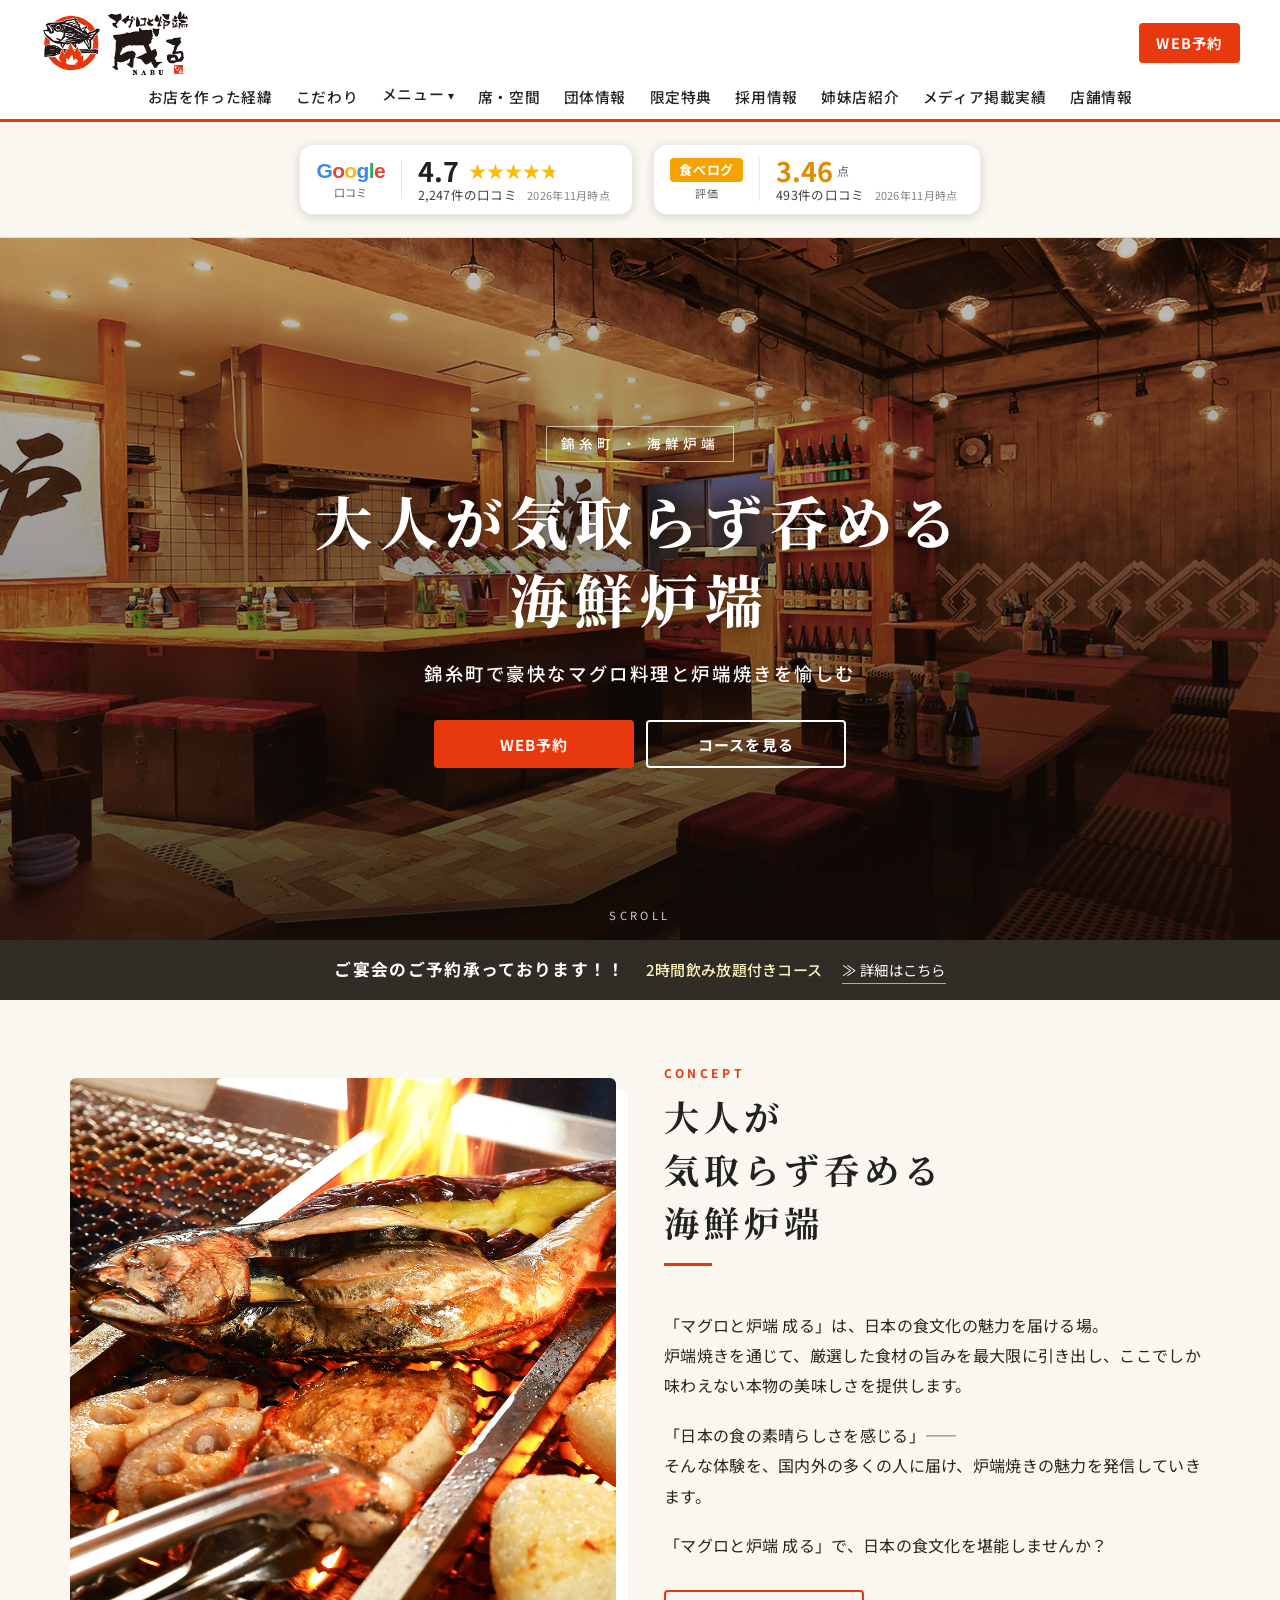
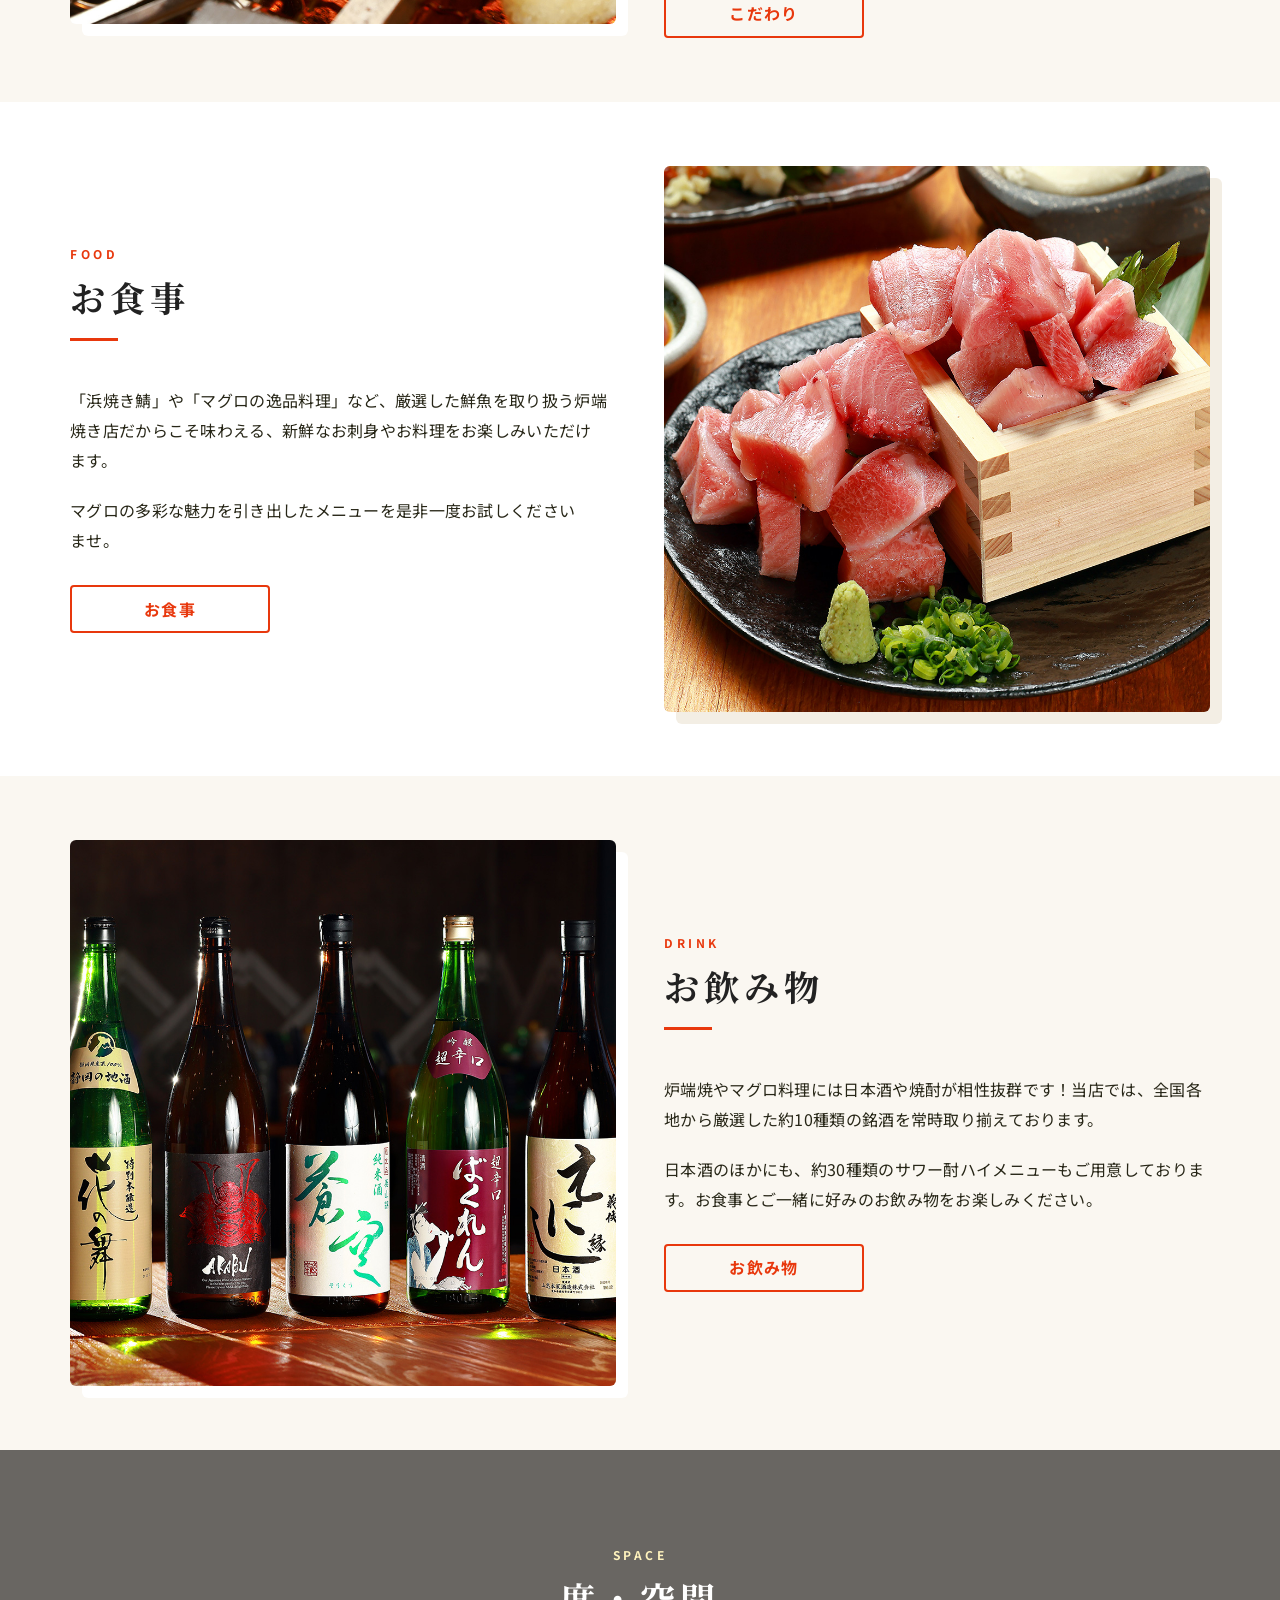
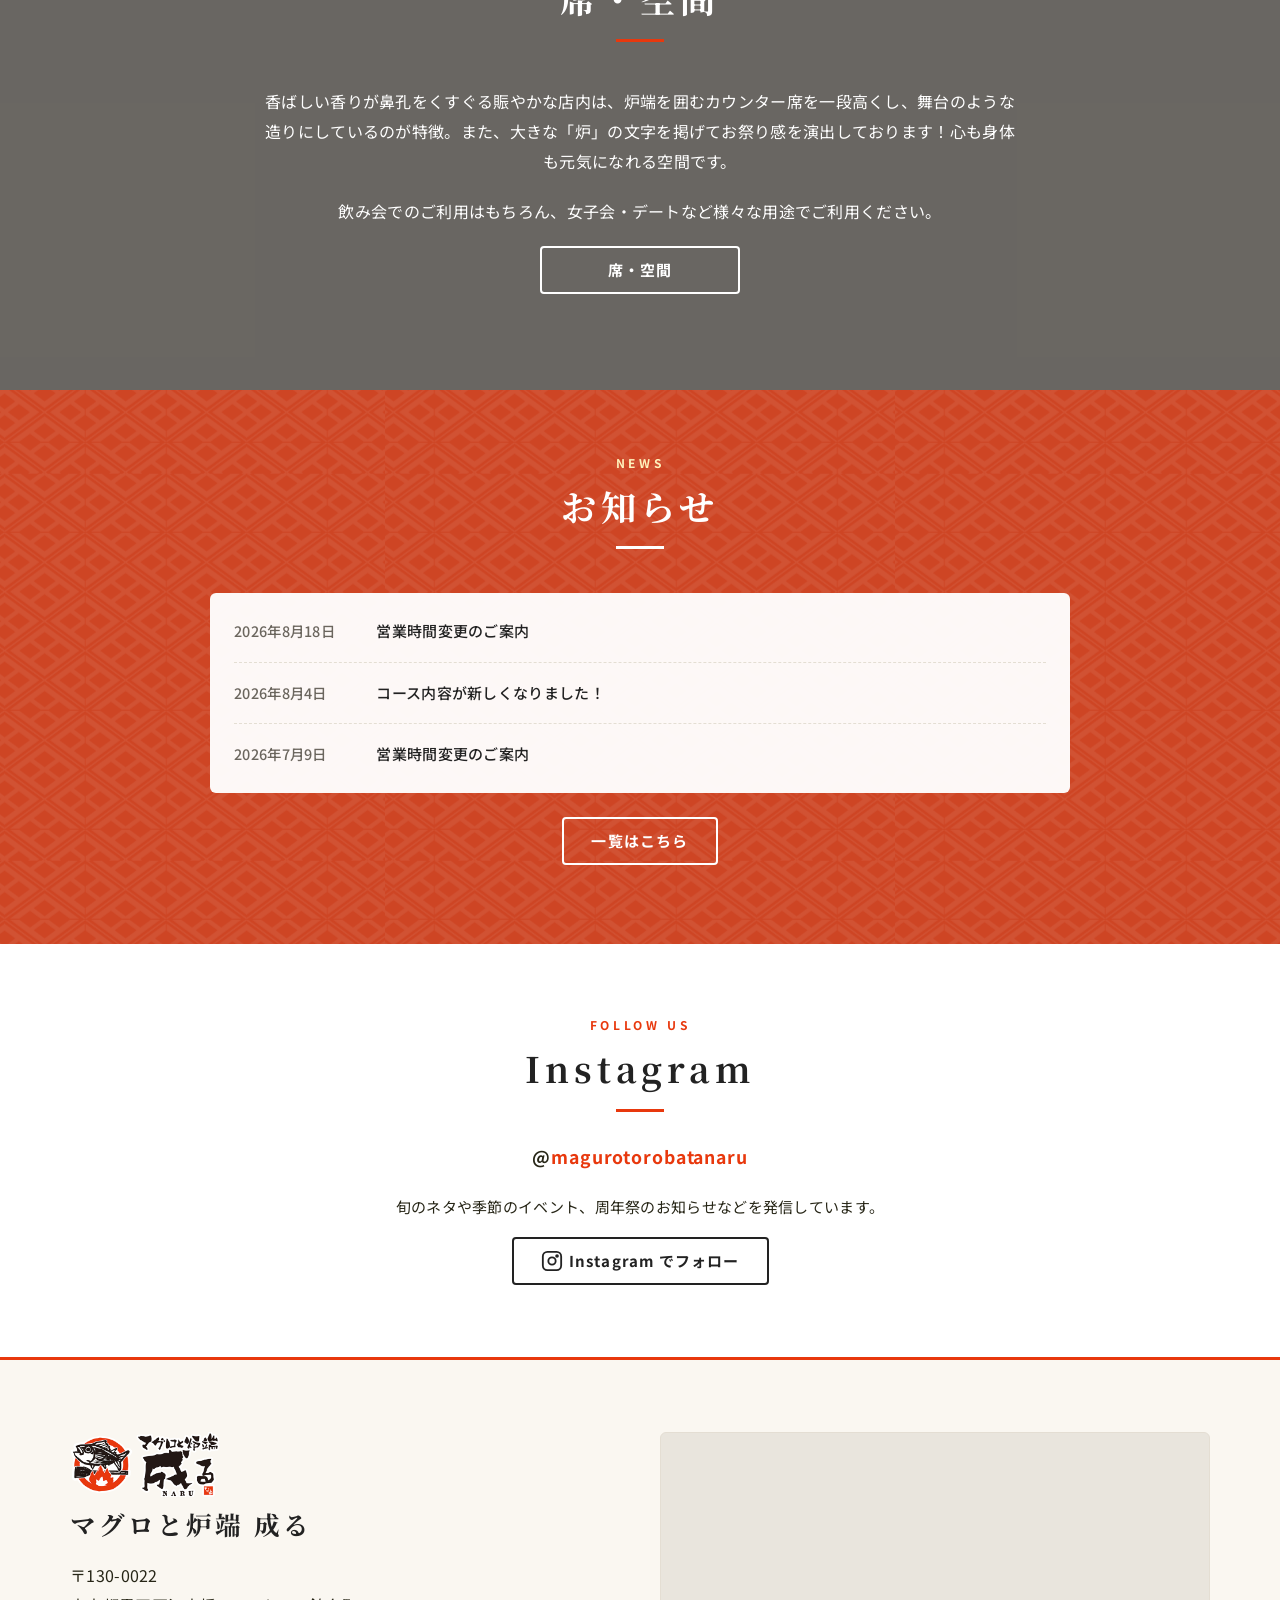
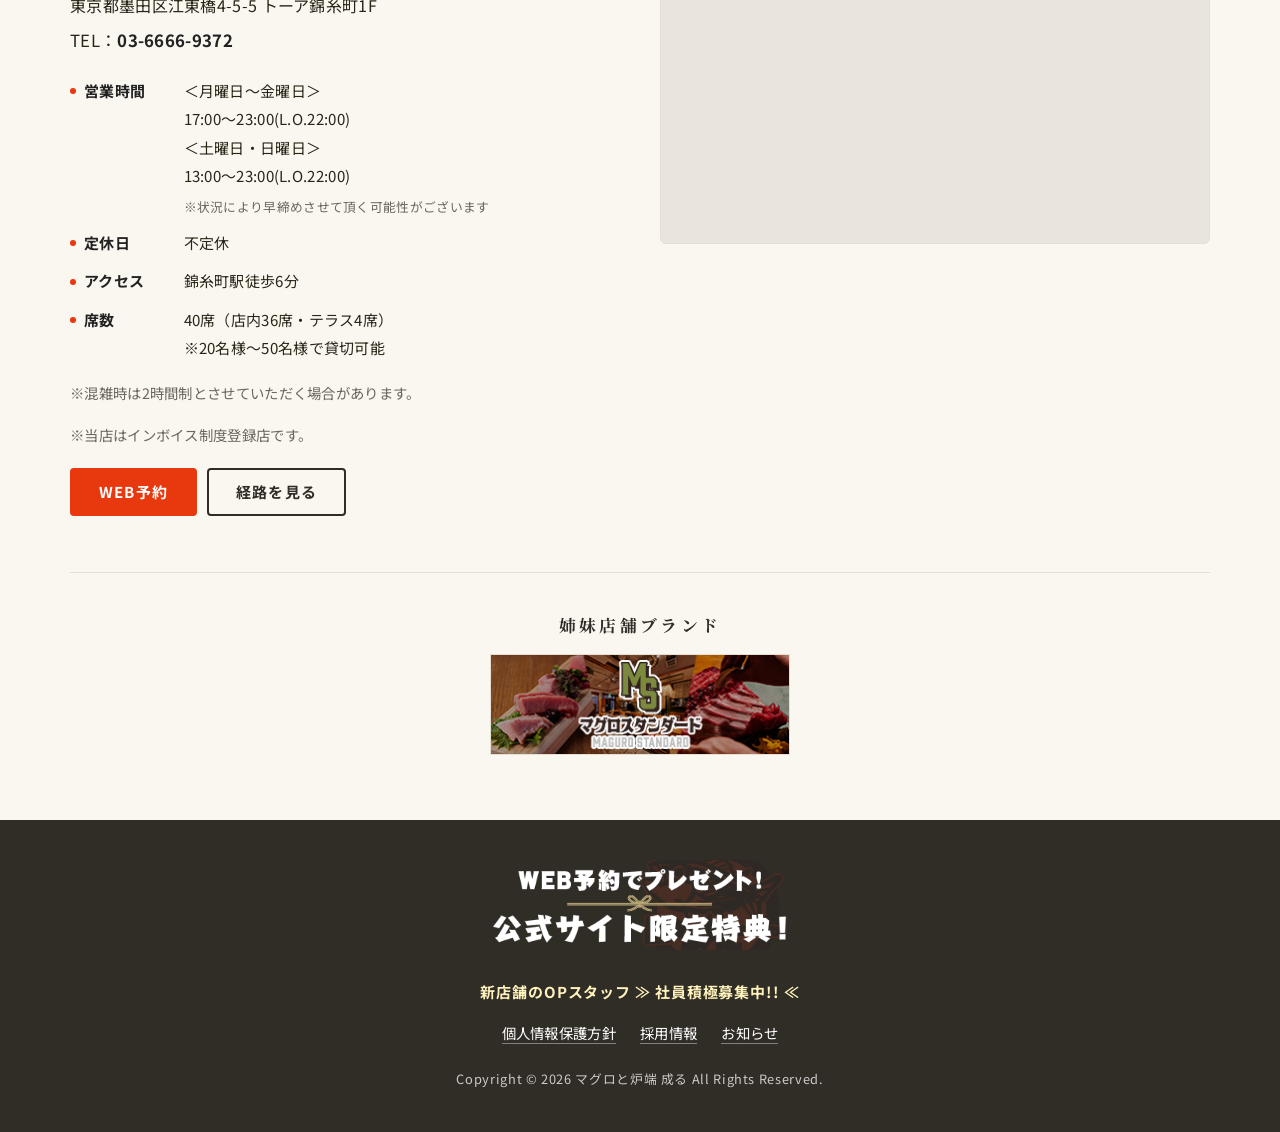
<file: index.html>
<!DOCTYPE html>
<html lang="ja">
<head>
<meta charset="UTF-8">
<meta name="viewport" content="width=device-width, initial-scale=1">
<title>マグロと炉端 成る - 錦糸町で豪快なマグロ料理と炉端焼きを愉しむ</title>
<meta name="description" content="【Web予約はこちら】錦糸町駅徒歩6分！目の前で豪快に焼き上げる炉端料理とマグロを使った見た目から味までこだわっている料理が自慢の居酒屋です。香ばしい香りが鼻孔をくすぐる賑やかな店内は、ご宴会でのご利用はもちろん、女子会、デート、ご家族でのご利用まで、お気軽にお立ち寄りください。店舗貸切も可能です。">
<meta property="og:type" content="website">
<meta property="og:site_name" content="マグロと炉端 成る">
<meta property="og:title" content="マグロと炉端 成る - 錦糸町で豪快なマグロ料理と炉端焼きを愉しむ">
<meta property="og:description" content="【Web予約はこちら】錦糸町駅徒歩6分！目の前で豪快に焼き上げる炉端料理とマグロを使った見た目から味までこだわっている料理が自慢の居酒屋です。香ばしい香りが鼻孔をくすぐる賑やかな店内は、ご宴会でのご利用はもちろん、女子会、デート、ご家族でのご利用まで、お気軽にお立ち寄りください。店舗貸切も可能です。">
<meta property="og:image" content="https://maguro-robata-naru.com/images/ogp.jpg">
<meta property="og:url" content="https://maguro-robata-naru.com/">
<meta name="twitter:card" content="summary_large_image">
<link rel="canonical" href="https://maguro-robata-naru.com/">
<link rel="icon" href="images/logo.svg" type="image/svg+xml">
<link rel="preconnect" href="https://fonts.googleapis.com">
<link rel="preconnect" href="https://fonts.gstatic.com" crossorigin>
<link href="https://fonts.googleapis.com/css2?family=Noto+Sans+JP:wght@400;500;700;900&family=Noto+Serif+JP:wght@600;800&display=swap" rel="stylesheet">
<link rel="stylesheet" href="css/style.css">
</head>
<body>
<header class="site-header" id="pagetop">
  <div class="header-inner">
    <a class="brand" href="./"><img src="images/logo.svg" alt="マグロと炉端 成る" width="150" height="66"></a>
    <a class="btn btn-reserve header-reserve" href="https://yoyaku.tabelog.com/yoyaku/net_booking_form/index?rcd=13255968" target="_blank" rel="noopener">WEB予約</a>
    <button class="nav-toggle" type="button" aria-controls="global-nav" aria-expanded="false"><span></span><span></span><span></span><span class="sr-only">メニューを開く</span></button>
    <nav class="global-nav" id="global-nav" aria-label="グローバルナビゲーション">
      <ul>
        <li><a href="story/">お店を作った経緯</a></li>
        <li><a href="concept/">こだわり</a></li>
        <li class="has-sub">
          <button type="button" class="sub-toggle" aria-expanded="false">メニュー</button>
          <ul class="sub">
            <li><a href="course/">コース</a></li>
            <li><a href="food/">お食事</a></li>
            <li><a href="drink/">お飲み物</a></li>
          </ul>
        </li>
        <li><a href="table/">席・空間</a></li>
        <li><a href="group/">団体情報</a></li>
        <li><a href="special/">限定特典</a></li>
        <li><a href="https://pay-it-forward-corporate.com/recruit/" target="_blank" rel="noopener">採用情報</a></li>
        <li><a href="sister-store/">姉妹店紹介</a></li>
        <li><a href="media/">メディア掲載実績</a></li>
        <li><a href="#info">店舗情報</a></li>
      </ul>
      <a class="btn btn-reserve nav-reserve" href="https://yoyaku.tabelog.com/yoyaku/net_booking_form/index?rcd=13255968" target="_blank" rel="noopener">WEB予約</a>
    </nav>
  </div>
</header>
<main>
<section class="ratings" id="ratings" aria-label="お客様からの評価" hidden>
  <div class="ratings__inner">
    <a class="ratings__item ratings__item--google" data-rating="google" href="https://www.google.com/maps/search/?api=1&query=%E3%83%9E%E3%82%B0%E3%83%AD%E3%81%A8%E7%82%89%E7%AB%AF%20%E6%88%90%E3%82%8B%20%E6%9D%B1%E4%BA%AC%E9%83%BD%E5%A2%A8%E7%94%B0%E5%8C%BA%E6%B1%9F%E6%9D%B1%E6%A9%8B4-5-5" target="_blank" rel="noopener" hidden>
      <span class="ratings__brand"><span class="ratings__g" aria-hidden="true"><i>G</i><i>o</i><i>o</i><i>g</i><i>l</i><i>e</i></span><span class="sr-only">Google</span><span class="ratings__label">口コミ</span></span>
      <span class="ratings__score"><span class="ratings__stars" aria-hidden="true"><span class="ratings__stars-off">★★★★★</span><span class="ratings__stars-on">★★★★★</span></span><b data-field="score">-</b></span>
      <span class="ratings__meta"><span class="ratings__count"><span data-field="count">-</span>件の口コミ</span><span class="ratings__asof" data-field="asof"></span></span>
    </a>
    <a class="ratings__item ratings__item--tabelog" data-rating="tabelog" href="https://tabelog.com/tokyo/A1312/A131201/13255968/" target="_blank" rel="noopener" hidden>
      <span class="ratings__brand"><span class="ratings__tb" aria-hidden="true">食べログ</span><span class="sr-only">食べログ</span><span class="ratings__label">評価</span></span>
      <span class="ratings__score"><b data-field="score">-</b><small>点</small></span>
      <span class="ratings__meta"><span class="ratings__count"><span data-field="count">-</span>件の口コミ</span><span class="ratings__asof" data-field="asof"></span></span>
    </a>
  </div>
</section>
<section class="hero">
  <div class="hero-inner">
    <p class="hero-kicker">錦糸町 ・ 海鮮炉端</p>
    <h1>大人が気取らず呑める<br>海鮮炉端</h1>
    <p class="hero-sub">錦糸町で豪快なマグロ料理と炉端焼きを愉しむ</p>
    <div class="hero-actions">
      <a class="btn btn-reserve" href="https://yoyaku.tabelog.com/yoyaku/net_booking_form/index?rcd=13255968" target="_blank" rel="noopener">WEB予約</a>
      <a class="btn btn-light" href="course/">コースを見る</a>
    </div>
  </div>
  <span class="hero-scroll">SCROLL</span>
</section>

<div class="party-bar">
  <a href="course/">
    <strong>ご宴会のご予約承っております！！</strong>
    <span class="party-sub">2時間飲み放題付きコース</span>
    <span class="party-more">≫ 詳細はこちら</span>
  </a>
</div>

<section class="feature">
  <div class="container feature-inner reveal">
    <div class="feature-media"><img src="images/top-concept.jpg" alt="炉端で焼き上げる海鮮" width="1000" height="1000" loading="lazy"></div>
    <div class="feature-body lead">
      <h2 class="section-title"><span class="en">CONCEPT</span>大人が<br>気取らず呑める<br>海鮮炉端</h2>
      <p>「マグロと炉端 成る」は、日本の食文化の魅力を届ける場。<br>炉端焼きを通じて、厳選した食材の旨みを最大限に引き出し、ここでしか味わえない本物の美味しさを提供します。</p>
      <p>「日本の食の素晴らしさを感じる」——<br>そんな体験を、国内外の多くの人に届け、炉端焼きの魅力を発信していきます。</p>
      <p>「マグロと炉端 成る」で、日本の食文化を堪能しませんか？</p>
      <a class="btn" href="concept/">こだわり</a>
    </div>
  </div>
</section>

<section class="feature">
  <div class="container feature-inner is-reverse reveal">
    <div class="feature-media"><img src="images/top-food.jpg" alt="マグロの逸品料理" width="1000" height="1000" loading="lazy"></div>
    <div class="feature-body lead">
      <h2 class="section-title"><span class="en">FOOD</span>お食事</h2>
      <p>「浜焼き鯖」や「マグロの逸品料理」など、厳選した鮮魚を取り扱う炉端焼き店だからこそ味わえる、新鮮なお刺身やお料理をお楽しみいただけます。</p>
      <p>マグロの多彩な魅力を引き出したメニューを是非一度お試しくださいませ。</p>
      <a class="btn" href="food/">お食事</a>
    </div>
  </div>
</section>

<section class="feature">
  <div class="container feature-inner reveal">
    <div class="feature-media"><img src="images/top-drink.jpg" alt="日本酒とサワー" width="1000" height="1000" loading="lazy"></div>
    <div class="feature-body lead">
      <h2 class="section-title"><span class="en">DRINK</span>お飲み物</h2>
      <p>炉端焼やマグロ料理には日本酒や焼酎が相性抜群です！当店では、全国各地から厳選した約10種類の銘酒を常時取り揃えております。</p>
      <p>日本酒のほかにも、約30種類のサワー酎ハイメニューもご用意しております。お食事とご一緒に好みのお飲み物をお楽しみください。</p>
      <a class="btn" href="drink/">お飲み物</a>
    </div>
  </div>
</section>

<section class="space-band">
  <div class="container reveal">
    <h2 class="section-title is-center"><span class="en">SPACE</span>席・空間</h2>
    <div class="lead">
      <p>香ばしい香りが鼻孔をくすぐる賑やかな店内は、炉端を囲むカウンター席を一段高くし、舞台のような造りにしているのが特徴。また、大きな「炉」の文字を掲げてお祭り感を演出しております！心も身体も元気になれる空間です。</p>
      <p>飲み会でのご利用はもちろん、女子会・デートなど様々な用途でご利用ください。</p>
    </div>
    <a class="btn btn-light" href="table/">席・空間</a>
  </div>
</section>

<section class="news">
  <div class="container--narrow">
    <h2 class="section-title is-center"><span class="en">NEWS</span>お知らせ</h2>
    <ul class="news-list">
      <li><time datetime="2026-08-18">2026年8月18日</time><a href="information/#n6319">営業時間変更のご案内</a></li>
      <li><time datetime="2026-08-04">2026年8月4日</time><a href="information/#n6307">コース内容が新しくなりました！</a></li>
      <li><time datetime="2026-07-09">2026年7月9日</time><a href="information/#n6290">営業時間変更のご案内</a></li>
    </ul>
    <p class="more"><a class="btn btn-light" href="information/">一覧はこちら</a></p>
  </div>
</section>

<section class="instagram">
  <div class="container">
    <h2 class="section-title is-center"><span class="en">FOLLOW US</span>Instagram</h2>
    <p class="insta-account">@<span>magurotorobatanaru</span></p>
    <p>旬のネタや季節のイベント、周年祭のお知らせなどを発信しています。</p>
    <a class="btn btn-insta" href="https://www.instagram.com/magurotorobatanaru/" target="_blank" rel="noopener"><svg viewBox="0 0 24 24" fill="none" stroke="currentColor" stroke-width="2" stroke-linecap="round" stroke-linejoin="round" aria-hidden="true"><rect x="2" y="2" width="20" height="20" rx="5"/><circle cx="12" cy="12" r="4"/><circle cx="17.5" cy="6.5" r="1" fill="currentColor"/></svg>Instagram でフォロー</a>
  </div>
</section>
</main>
<section class="info" id="info">
  <div class="container">
    <div class="info-grid">
      <div class="info-text">
        <img class="info-logo" src="images/logo.svg" alt="" width="150" height="66">
        <h2>マグロと炉端 成る</h2>
        <p class="info-addr">〒130-0022<br>東京都墨田区江東橋4-5-5 トーア錦糸町1F</p>
        <p class="info-tel">TEL：<a href="tel:03-6666-9372">03-6666-9372</a></p>
        <dl>
          <dt>営業時間</dt>
          <dd>＜月曜日〜金曜日＞<br>17:00～23:00(L.O.22:00)<br>＜土曜日・日曜日＞<br>13:00～23:00(L.O.22:00)<small>※状況により早締めさせて頂く可能性がございます</small></dd>
          <dt>定休日</dt>
          <dd>不定休</dd>
          <dt>アクセス</dt>
          <dd>錦糸町駅徒歩6分</dd>
          <dt>席数</dt>
          <dd>40席（店内36席・テラス4席）<br>※20名様〜50名様で貸切可能</dd>
        </dl>
        <p class="info-note">※混雑時は2時間制とさせていただく場合があります。</p>
        <p class="info-note">※当店はインボイス制度登録店です。</p>
        <div class="info-actions">
          <a class="btn btn-reserve" href="https://yoyaku.tabelog.com/yoyaku/net_booking_form/index?rcd=13255968" target="_blank" rel="noopener">WEB予約</a>
          <a class="btn btn-dark" href="https://maps.google.com/maps/dir//%E3%83%9E%E3%82%B0%E3%83%AD%E3%81%A8%E7%82%89%E7%AB%AF%E6%88%90%E3%82%8B%20%E3%80%92130-0022%20%E6%9D%B1%E4%BA%AC%E9%83%BD%E5%A2%A8%E7%94%B0%E5%8C%BA%E6%B1%9F%E6%9D%B1%E6%A9%8B4-5-5%20%E3%83%88%E3%83%BC%E3%82%A2%E9%8C%A6%E7%B3%B8%E7%94%BA%201F/@35.6939247,139.818008,17z" target="_blank" rel="noopener">経路を見る</a>
        </div>
      </div>
      <div class="info-map">
        <iframe src="https://www.google.com/maps?q=%E6%9D%B1%E4%BA%AC%E9%83%BD%E5%A2%A8%E7%94%B0%E5%8C%BA%E6%B1%9F%E6%9D%B1%E6%A9%8B4-5-5%20%E3%83%88%E3%83%BC%E3%82%A2%E9%8C%A6%E7%B3%B8%E7%94%BA1F&output=embed" title="マグロと炉端 成る 地図" loading="lazy" allowfullscreen referrerpolicy="no-referrer-when-downgrade"></iframe>
      </div>
    </div>
    <div class="sister-brand">
      <h2>姉妹店舗ブランド</h2>
      <a href="https://maguro-standard.com/" target="_blank" rel="noopener"><img src="images/maguro-standard-banner-2.jpg" alt="マグロスタンダード" width="300" height="100"></a>
    </div>
  </div>
</section>
<footer class="site-footer">
  <div class="container">
    <a class="footer-bnr" href="special/"><img src="images/special-banner.png" alt="公式サイト限定特典" width="300" height="90"></a>
    <p class="footer-recruit"><a href="https://pay-it-forward-corporate.com/recruit/" target="_blank" rel="noopener">新店舗のOPスタッフ ≫ 社員積極募集中!! ≪</a></p>
    <ul class="footer-links">
      <li><a href="privacy/">個人情報保護方針</a></li>
      <li><a href="https://pay-it-forward-corporate.com/recruit/" target="_blank" rel="noopener">採用情報</a></li>
      <li><a href="information/">お知らせ</a></li>
    </ul>
    <p class="copyright">Copyright © 2026 マグロと炉端 成る All Rights Reserved.</p>
  </div>
  <a href="#pagetop" class="pagetop" aria-label="ページ上部へ">▲</a>
</footer>
<nav class="mobile-bar" aria-label="クイックメニュー">
  <a href="tel:03-6666-9372"><svg viewBox="0 0 24 24" fill="none" stroke="currentColor" stroke-width="2" stroke-linecap="round" stroke-linejoin="round" aria-hidden="true"><path d="M22 16.9v3a2 2 0 0 1-2.2 2 19.8 19.8 0 0 1-8.6-3.1 19.5 19.5 0 0 1-6-6A19.8 19.8 0 0 1 2.1 4.2 2 2 0 0 1 4.1 2h3a2 2 0 0 1 2 1.7c.1.9.4 1.8.7 2.7a2 2 0 0 1-.5 2.1L8.1 9.8a16 16 0 0 0 6 6l1.3-1.3a2 2 0 0 1 2.1-.4c.9.3 1.8.6 2.7.7a2 2 0 0 1 1.8 2z"/></svg>電話</a>
  <a href="https://maps.google.com/maps/dir//%E3%83%9E%E3%82%B0%E3%83%AD%E3%81%A8%E7%82%89%E7%AB%AF%E6%88%90%E3%82%8B%20%E3%80%92130-0022%20%E6%9D%B1%E4%BA%AC%E9%83%BD%E5%A2%A8%E7%94%B0%E5%8C%BA%E6%B1%9F%E6%9D%B1%E6%A9%8B4-5-5%20%E3%83%88%E3%83%BC%E3%82%A2%E9%8C%A6%E7%B3%B8%E7%94%BA%201F/@35.6939247,139.818008,17z" target="_blank" rel="noopener"><svg viewBox="0 0 24 24" fill="none" stroke="currentColor" stroke-width="2" stroke-linecap="round" stroke-linejoin="round" aria-hidden="true"><path d="M21 10c0 7-9 13-9 13S3 17 3 10a9 9 0 0 1 18 0z"/><circle cx="12" cy="10" r="3"/></svg>地図</a>
  <a href="https://yoyaku.tabelog.com/yoyaku/net_booking_form/index?rcd=13255968" target="_blank" rel="noopener"><svg viewBox="0 0 24 24" fill="none" stroke="currentColor" stroke-width="2" stroke-linecap="round" stroke-linejoin="round" aria-hidden="true"><rect x="3" y="4" width="18" height="18" rx="2"/><path d="M16 2v4M8 2v4M3 10h18"/></svg>WEB予約</a>
</nav>
<script src="js/main.js"></script>
  <script src="js/ratings.js" defer></script>
</body>
</html>
</file>
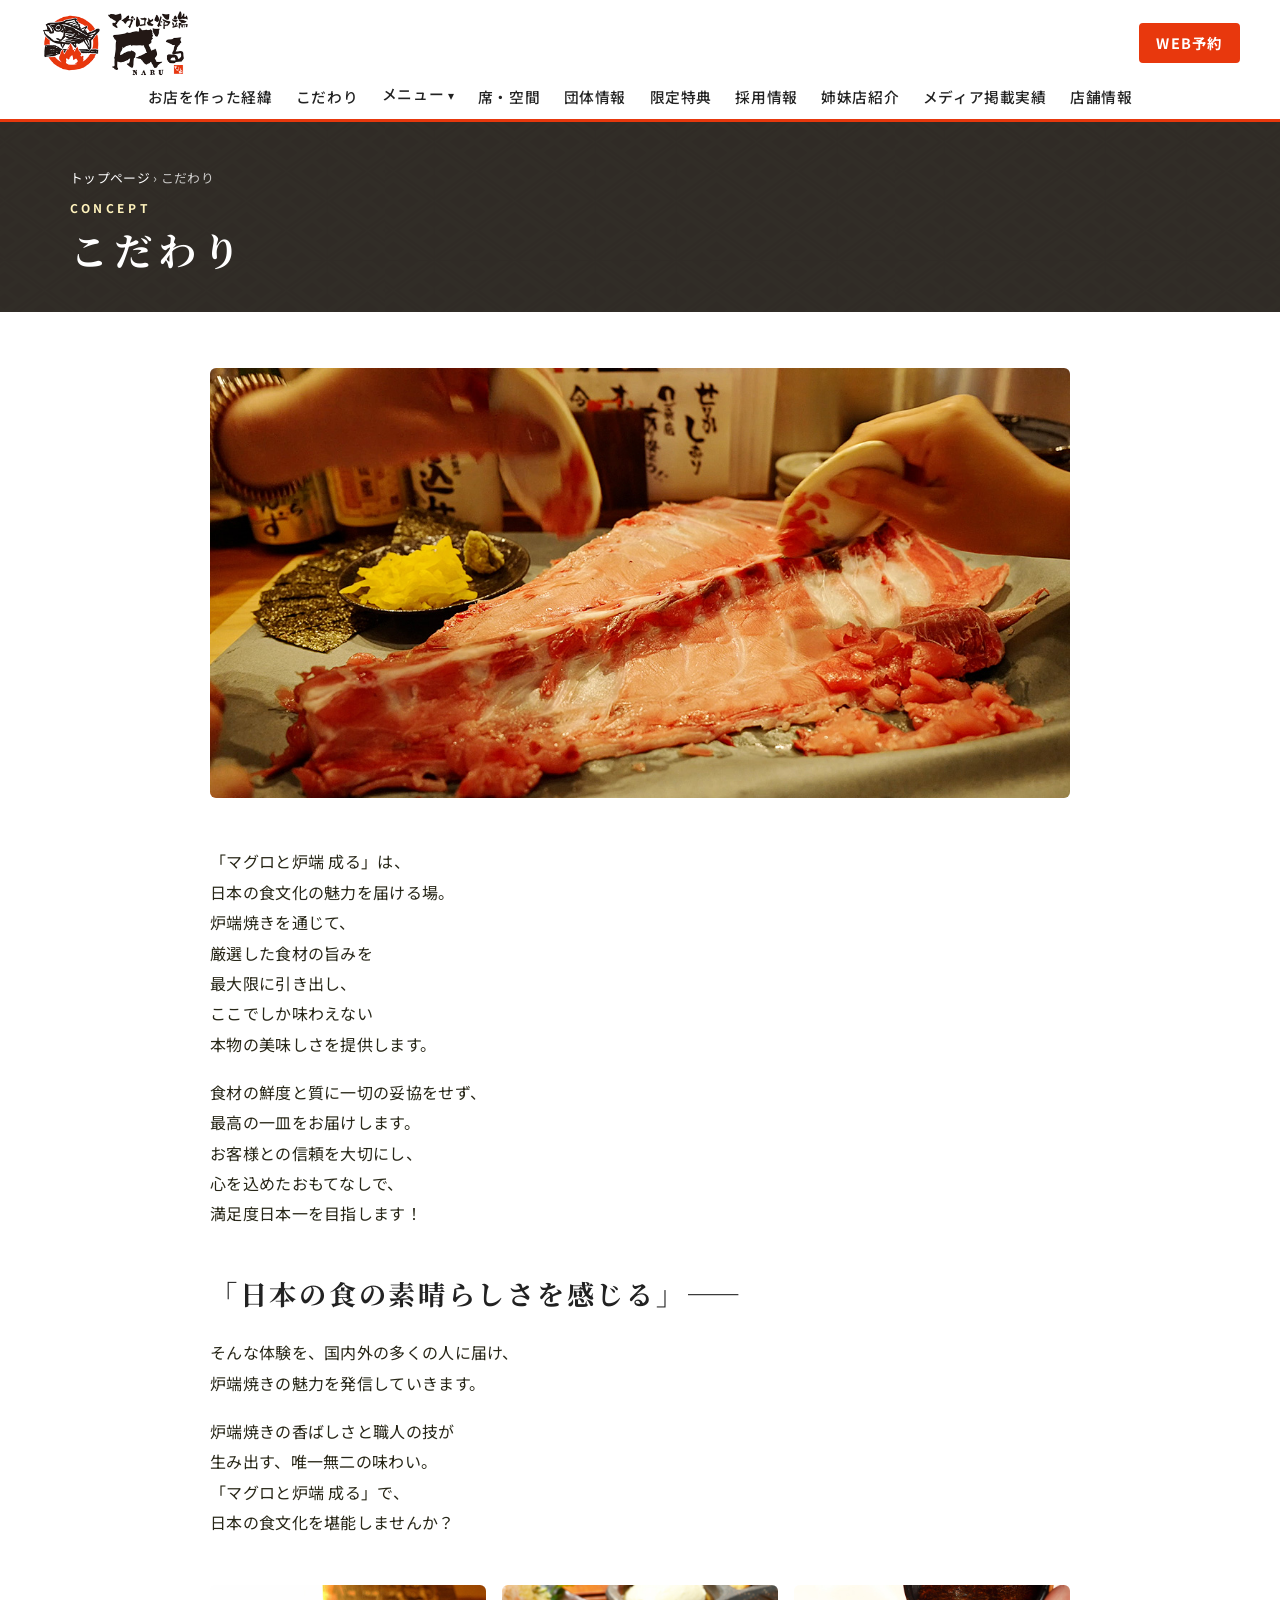
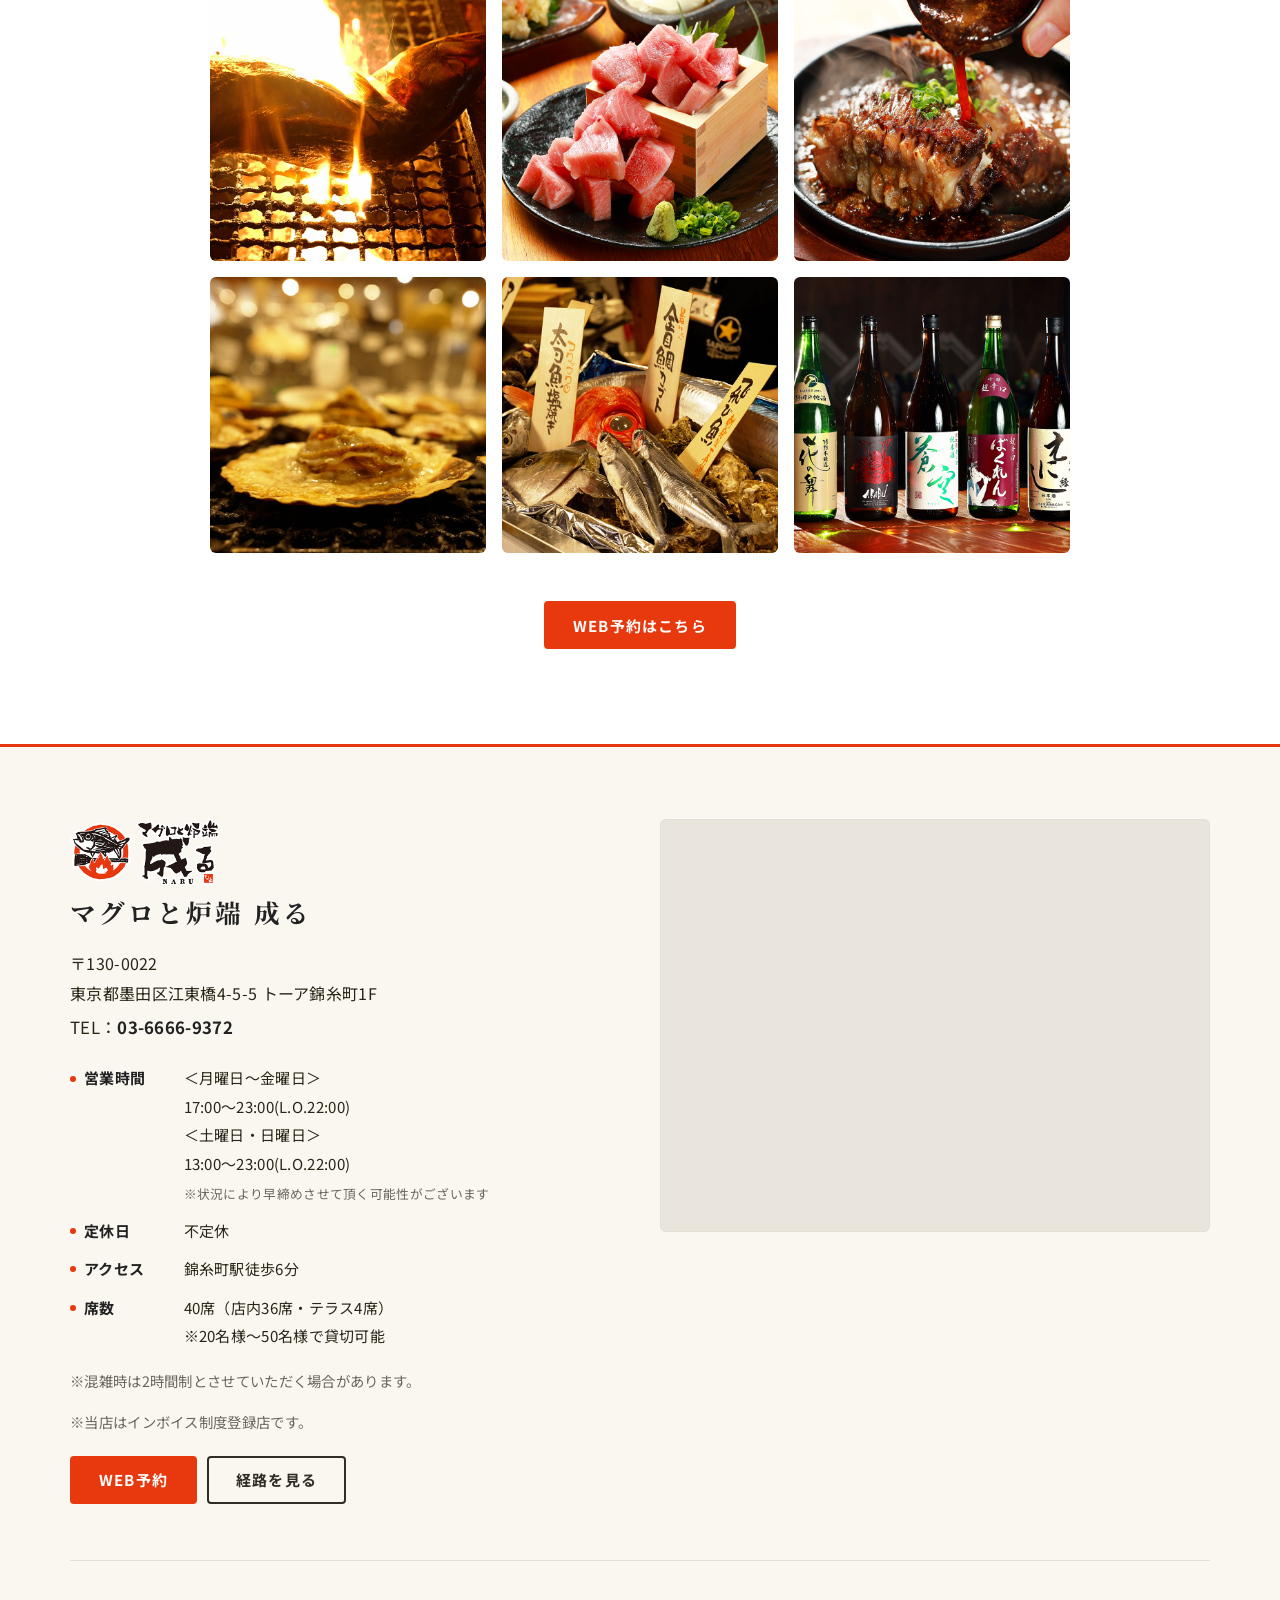
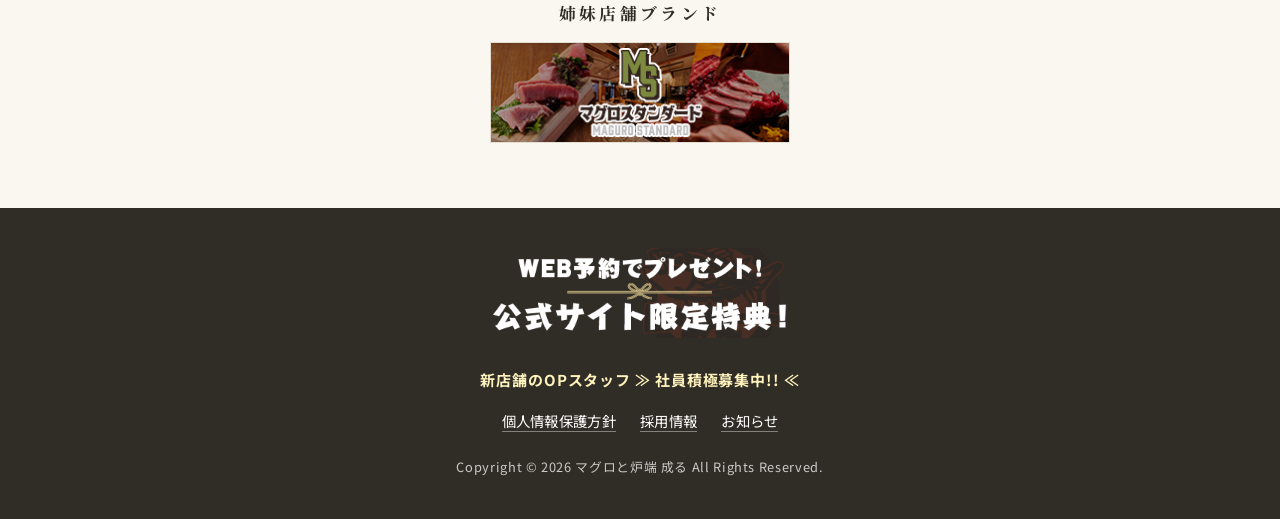
<file: concept/index.html>
<!DOCTYPE html>
<html lang="ja">
<head>
<meta charset="UTF-8">
<meta name="viewport" content="width=device-width, initial-scale=1">
<title>こだわり | マグロと炉端 成る</title>
<meta name="description" content="こだわり 「マグロと炉端 成る」は、日本の食文化の魅力を届ける場。炉端焼きを通じて、厳選した食材の旨みを最大限に引き出し、ここでしか味わえない本物の美味しさを提供します。">
<meta property="og:type" content="website">
<meta property="og:site_name" content="マグロと炉端 成る">
<meta property="og:title" content="こだわり | マグロと炉端 成る">
<meta property="og:description" content="こだわり 「マグロと炉端 成る」は、日本の食文化の魅力を届ける場。炉端焼きを通じて、厳選した食材の旨みを最大限に引き出し、ここでしか味わえない本物の美味しさを提供します。">
<meta property="og:image" content="https://maguro-robata-naru.com/images/concept-08.jpg">
<meta property="og:url" content="https://maguro-robata-naru.com/concept/">
<meta name="twitter:card" content="summary_large_image">
<link rel="canonical" href="https://maguro-robata-naru.com/concept/">
<link rel="icon" href="../images/logo.svg" type="image/svg+xml">
<link rel="preconnect" href="https://fonts.googleapis.com">
<link rel="preconnect" href="https://fonts.gstatic.com" crossorigin>
<link href="https://fonts.googleapis.com/css2?family=Noto+Sans+JP:wght@400;500;700;900&family=Noto+Serif+JP:wght@600;800&display=swap" rel="stylesheet">
<link rel="stylesheet" href="../css/style.css">
</head>
<body>
<header class="site-header" id="pagetop">
  <div class="header-inner">
    <a class="brand" href="../"><img src="../images/logo.svg" alt="マグロと炉端 成る" width="150" height="66"></a>
    <a class="btn btn-reserve header-reserve" href="https://yoyaku.tabelog.com/yoyaku/net_booking_form/index?rcd=13255968" target="_blank" rel="noopener">WEB予約</a>
    <button class="nav-toggle" type="button" aria-controls="global-nav" aria-expanded="false"><span></span><span></span><span></span><span class="sr-only">メニューを開く</span></button>
    <nav class="global-nav" id="global-nav" aria-label="グローバルナビゲーション">
      <ul>
        <li><a href="../story/">お店を作った経緯</a></li>
        <li><a href="../concept/">こだわり</a></li>
        <li class="has-sub">
          <button type="button" class="sub-toggle" aria-expanded="false">メニュー</button>
          <ul class="sub">
            <li><a href="../course/">コース</a></li>
            <li><a href="../food/">お食事</a></li>
            <li><a href="../drink/">お飲み物</a></li>
          </ul>
        </li>
        <li><a href="../table/">席・空間</a></li>
        <li><a href="../group/">団体情報</a></li>
        <li><a href="../special/">限定特典</a></li>
        <li><a href="https://pay-it-forward-corporate.com/recruit/" target="_blank" rel="noopener">採用情報</a></li>
        <li><a href="../sister-store/">姉妹店紹介</a></li>
        <li><a href="../media/">メディア掲載実績</a></li>
        <li><a href="#info">店舗情報</a></li>
      </ul>
      <a class="btn btn-reserve nav-reserve" href="https://yoyaku.tabelog.com/yoyaku/net_booking_form/index?rcd=13255968" target="_blank" rel="noopener">WEB予約</a>
    </nav>
  </div>
</header>
<main>
<div class="page-head">
  <div class="container">
    <p class="crumb"><a href="../">トップページ</a> › こだわり</p>
    <h1><span class="en">CONCEPT</span>こだわり</h1>
  </div>
</div>
<div class="page-body">
<div class="container--narrow">
<div class="hero-img"><img src="../images/concept-08.jpg" alt="目の前でさばく本マグロ" width="1200" height="600"></div>
<div class="prose">
  <p>「マグロと炉端 成る」は、<br>日本の食文化の魅力を届ける場。<br>炉端焼きを通じて、<br>厳選した食材の旨みを<br>最大限に引き出し、<br>ここでしか味わえない<br>本物の美味しさを提供します。</p>
  <p>食材の鮮度と質に一切の妥協をせず、<br>最高の一皿をお届けします。<br>お客様との信頼を大切にし、<br>心を込めたおもてなしで、<br>満足度日本一を目指します！</p>
  <h2>「日本の食の素晴らしさを感じる」——</h2>
  <p>そんな体験を、国内外の多くの人に届け、<br>炉端焼きの魅力を発信していきます。</p>
  <p>炉端焼きの香ばしさと職人の技が<br>生み出す、唯一無二の味わい。<br>「マグロと炉端 成る」で、<br>日本の食文化を堪能しませんか？</p>
</div>
<div class="gallery">
  <img src="../images/concept-07.jpg" alt="こだわりの料理 1" width="800" height="800" loading="lazy">
  <img src="../images/concept-05.jpg" alt="こだわりの料理 2" width="800" height="800" loading="lazy">
  <img src="../images/concept-04.jpg" alt="こだわりの料理 3" width="800" height="800" loading="lazy">
  <img src="../images/concept-02.jpg" alt="こだわりの料理 4" width="800" height="800" loading="lazy">
  <img src="../images/concept-06.jpg" alt="こだわりの料理 5" width="800" height="800" loading="lazy">
  <img src="../images/concept-03.jpg" alt="こだわりの料理 6" width="800" height="800" loading="lazy">
</div>
<p class="ba"><a class="btn btn-reserve" href="https://yoyaku.tabelog.com/yoyaku/net_booking_form/index?rcd=13255968" target="_blank" rel="noopener">WEB予約はこちら</a></p>
</div>
</div>
</main>
<section class="info" id="info">
  <div class="container">
    <div class="info-grid">
      <div class="info-text">
        <img class="info-logo" src="../images/logo.svg" alt="" width="150" height="66">
        <h2>マグロと炉端 成る</h2>
        <p class="info-addr">〒130-0022<br>東京都墨田区江東橋4-5-5 トーア錦糸町1F</p>
        <p class="info-tel">TEL：<a href="tel:03-6666-9372">03-6666-9372</a></p>
        <dl>
          <dt>営業時間</dt>
          <dd>＜月曜日〜金曜日＞<br>17:00～23:00(L.O.22:00)<br>＜土曜日・日曜日＞<br>13:00～23:00(L.O.22:00)<small>※状況により早締めさせて頂く可能性がございます</small></dd>
          <dt>定休日</dt>
          <dd>不定休</dd>
          <dt>アクセス</dt>
          <dd>錦糸町駅徒歩6分</dd>
          <dt>席数</dt>
          <dd>40席（店内36席・テラス4席）<br>※20名様〜50名様で貸切可能</dd>
        </dl>
        <p class="info-note">※混雑時は2時間制とさせていただく場合があります。</p>
        <p class="info-note">※当店はインボイス制度登録店です。</p>
        <div class="info-actions">
          <a class="btn btn-reserve" href="https://yoyaku.tabelog.com/yoyaku/net_booking_form/index?rcd=13255968" target="_blank" rel="noopener">WEB予約</a>
          <a class="btn btn-dark" href="https://maps.google.com/maps/dir//%E3%83%9E%E3%82%B0%E3%83%AD%E3%81%A8%E7%82%89%E7%AB%AF%E6%88%90%E3%82%8B%20%E3%80%92130-0022%20%E6%9D%B1%E4%BA%AC%E9%83%BD%E5%A2%A8%E7%94%B0%E5%8C%BA%E6%B1%9F%E6%9D%B1%E6%A9%8B4-5-5%20%E3%83%88%E3%83%BC%E3%82%A2%E9%8C%A6%E7%B3%B8%E7%94%BA%201F/@35.6939247,139.818008,17z" target="_blank" rel="noopener">経路を見る</a>
        </div>
      </div>
      <div class="info-map">
        <iframe src="https://www.google.com/maps?q=%E6%9D%B1%E4%BA%AC%E9%83%BD%E5%A2%A8%E7%94%B0%E5%8C%BA%E6%B1%9F%E6%9D%B1%E6%A9%8B4-5-5%20%E3%83%88%E3%83%BC%E3%82%A2%E9%8C%A6%E7%B3%B8%E7%94%BA1F&output=embed" title="マグロと炉端 成る 地図" loading="lazy" allowfullscreen referrerpolicy="no-referrer-when-downgrade"></iframe>
      </div>
    </div>
    <div class="sister-brand">
      <h2>姉妹店舗ブランド</h2>
      <a href="https://maguro-standard.com/" target="_blank" rel="noopener"><img src="../images/maguro-standard-banner-2.jpg" alt="マグロスタンダード" width="300" height="100"></a>
    </div>
  </div>
</section>
<footer class="site-footer">
  <div class="container">
    <a class="footer-bnr" href="../special/"><img src="../images/special-banner.png" alt="公式サイト限定特典" width="300" height="90"></a>
    <p class="footer-recruit"><a href="https://pay-it-forward-corporate.com/recruit/" target="_blank" rel="noopener">新店舗のOPスタッフ ≫ 社員積極募集中!! ≪</a></p>
    <ul class="footer-links">
      <li><a href="../privacy/">個人情報保護方針</a></li>
      <li><a href="https://pay-it-forward-corporate.com/recruit/" target="_blank" rel="noopener">採用情報</a></li>
      <li><a href="../information/">お知らせ</a></li>
    </ul>
    <p class="copyright">Copyright © 2026 マグロと炉端 成る All Rights Reserved.</p>
  </div>
  <a href="#pagetop" class="pagetop" aria-label="ページ上部へ">▲</a>
</footer>
<nav class="mobile-bar" aria-label="クイックメニュー">
  <a href="tel:03-6666-9372"><svg viewBox="0 0 24 24" fill="none" stroke="currentColor" stroke-width="2" stroke-linecap="round" stroke-linejoin="round" aria-hidden="true"><path d="M22 16.9v3a2 2 0 0 1-2.2 2 19.8 19.8 0 0 1-8.6-3.1 19.5 19.5 0 0 1-6-6A19.8 19.8 0 0 1 2.1 4.2 2 2 0 0 1 4.1 2h3a2 2 0 0 1 2 1.7c.1.9.4 1.8.7 2.7a2 2 0 0 1-.5 2.1L8.1 9.8a16 16 0 0 0 6 6l1.3-1.3a2 2 0 0 1 2.1-.4c.9.3 1.8.6 2.7.7a2 2 0 0 1 1.8 2z"/></svg>電話</a>
  <a href="https://maps.google.com/maps/dir//%E3%83%9E%E3%82%B0%E3%83%AD%E3%81%A8%E7%82%89%E7%AB%AF%E6%88%90%E3%82%8B%20%E3%80%92130-0022%20%E6%9D%B1%E4%BA%AC%E9%83%BD%E5%A2%A8%E7%94%B0%E5%8C%BA%E6%B1%9F%E6%9D%B1%E6%A9%8B4-5-5%20%E3%83%88%E3%83%BC%E3%82%A2%E9%8C%A6%E7%B3%B8%E7%94%BA%201F/@35.6939247,139.818008,17z" target="_blank" rel="noopener"><svg viewBox="0 0 24 24" fill="none" stroke="currentColor" stroke-width="2" stroke-linecap="round" stroke-linejoin="round" aria-hidden="true"><path d="M21 10c0 7-9 13-9 13S3 17 3 10a9 9 0 0 1 18 0z"/><circle cx="12" cy="10" r="3"/></svg>地図</a>
  <a href="https://yoyaku.tabelog.com/yoyaku/net_booking_form/index?rcd=13255968" target="_blank" rel="noopener"><svg viewBox="0 0 24 24" fill="none" stroke="currentColor" stroke-width="2" stroke-linecap="round" stroke-linejoin="round" aria-hidden="true"><rect x="3" y="4" width="18" height="18" rx="2"/><path d="M16 2v4M8 2v4M3 10h18"/></svg>WEB予約</a>
</nav>
<script src="../js/main.js"></script>
</body>
</html>
</file>
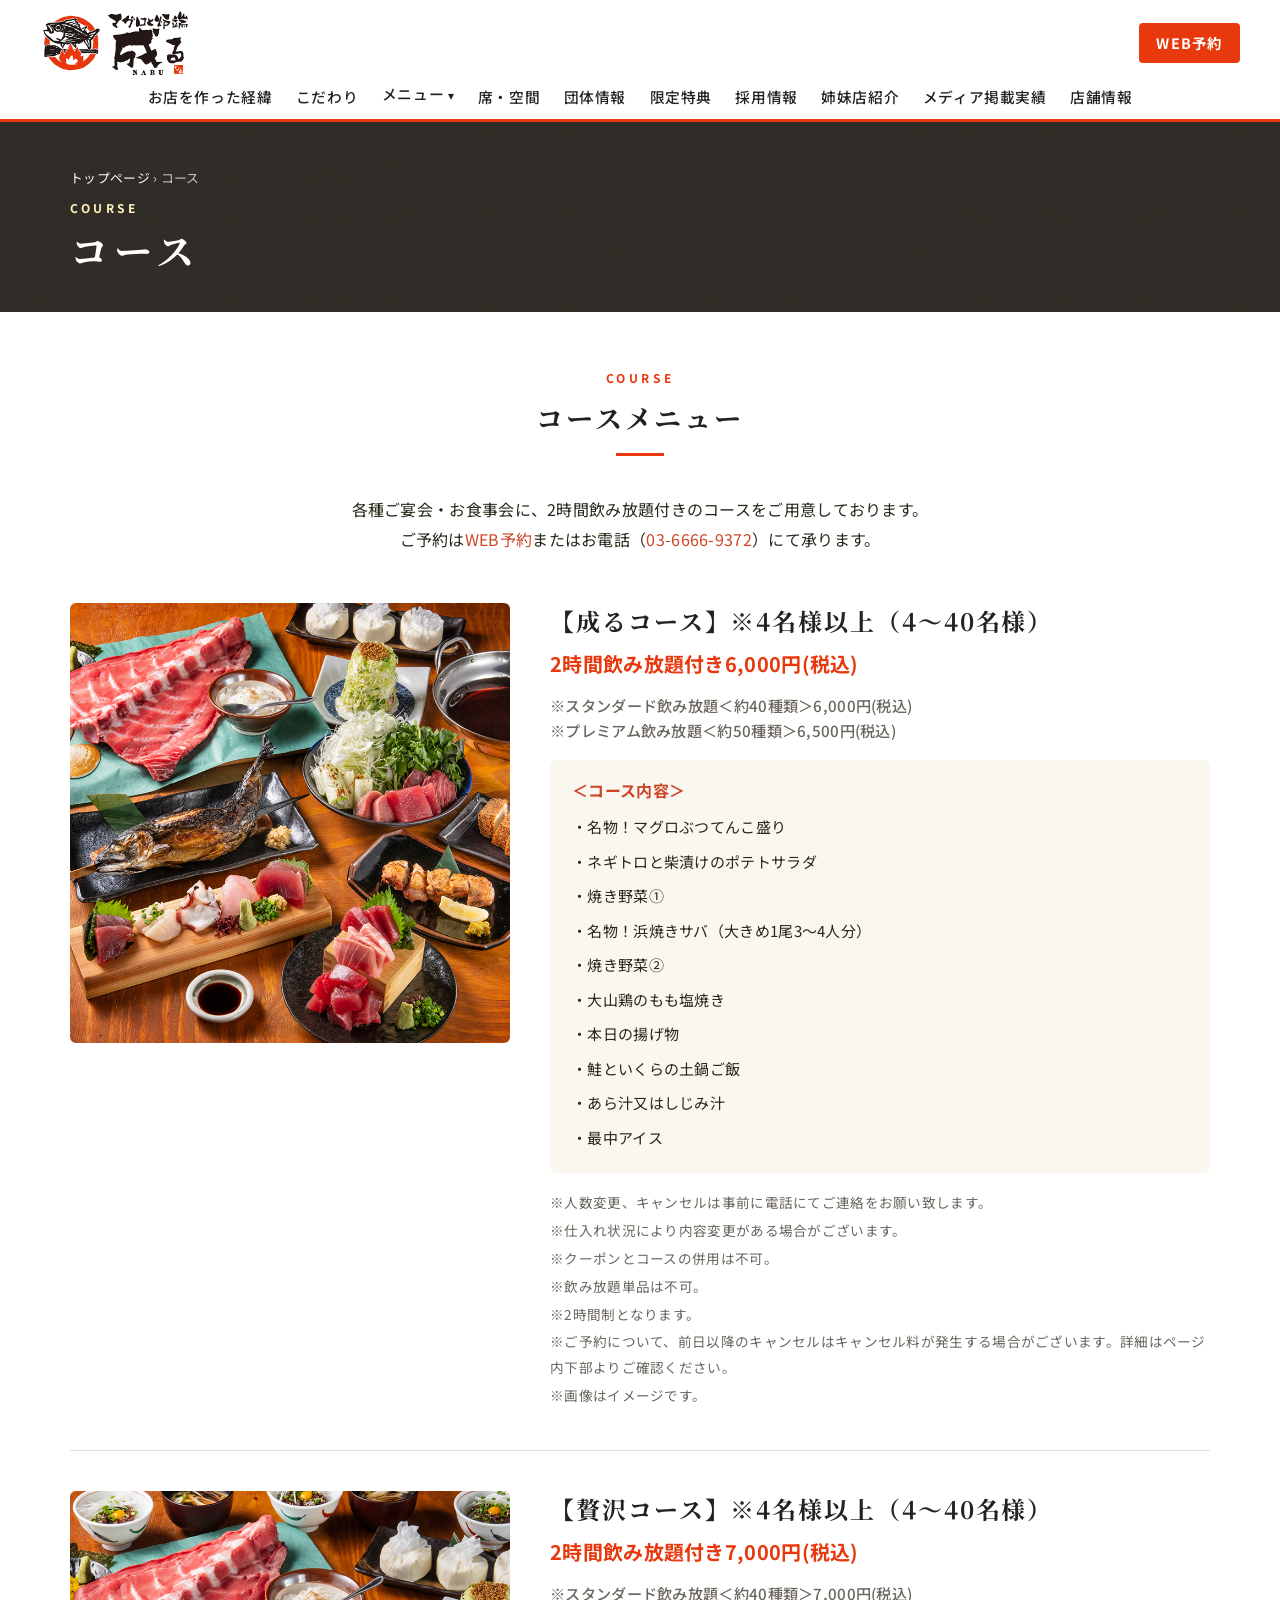
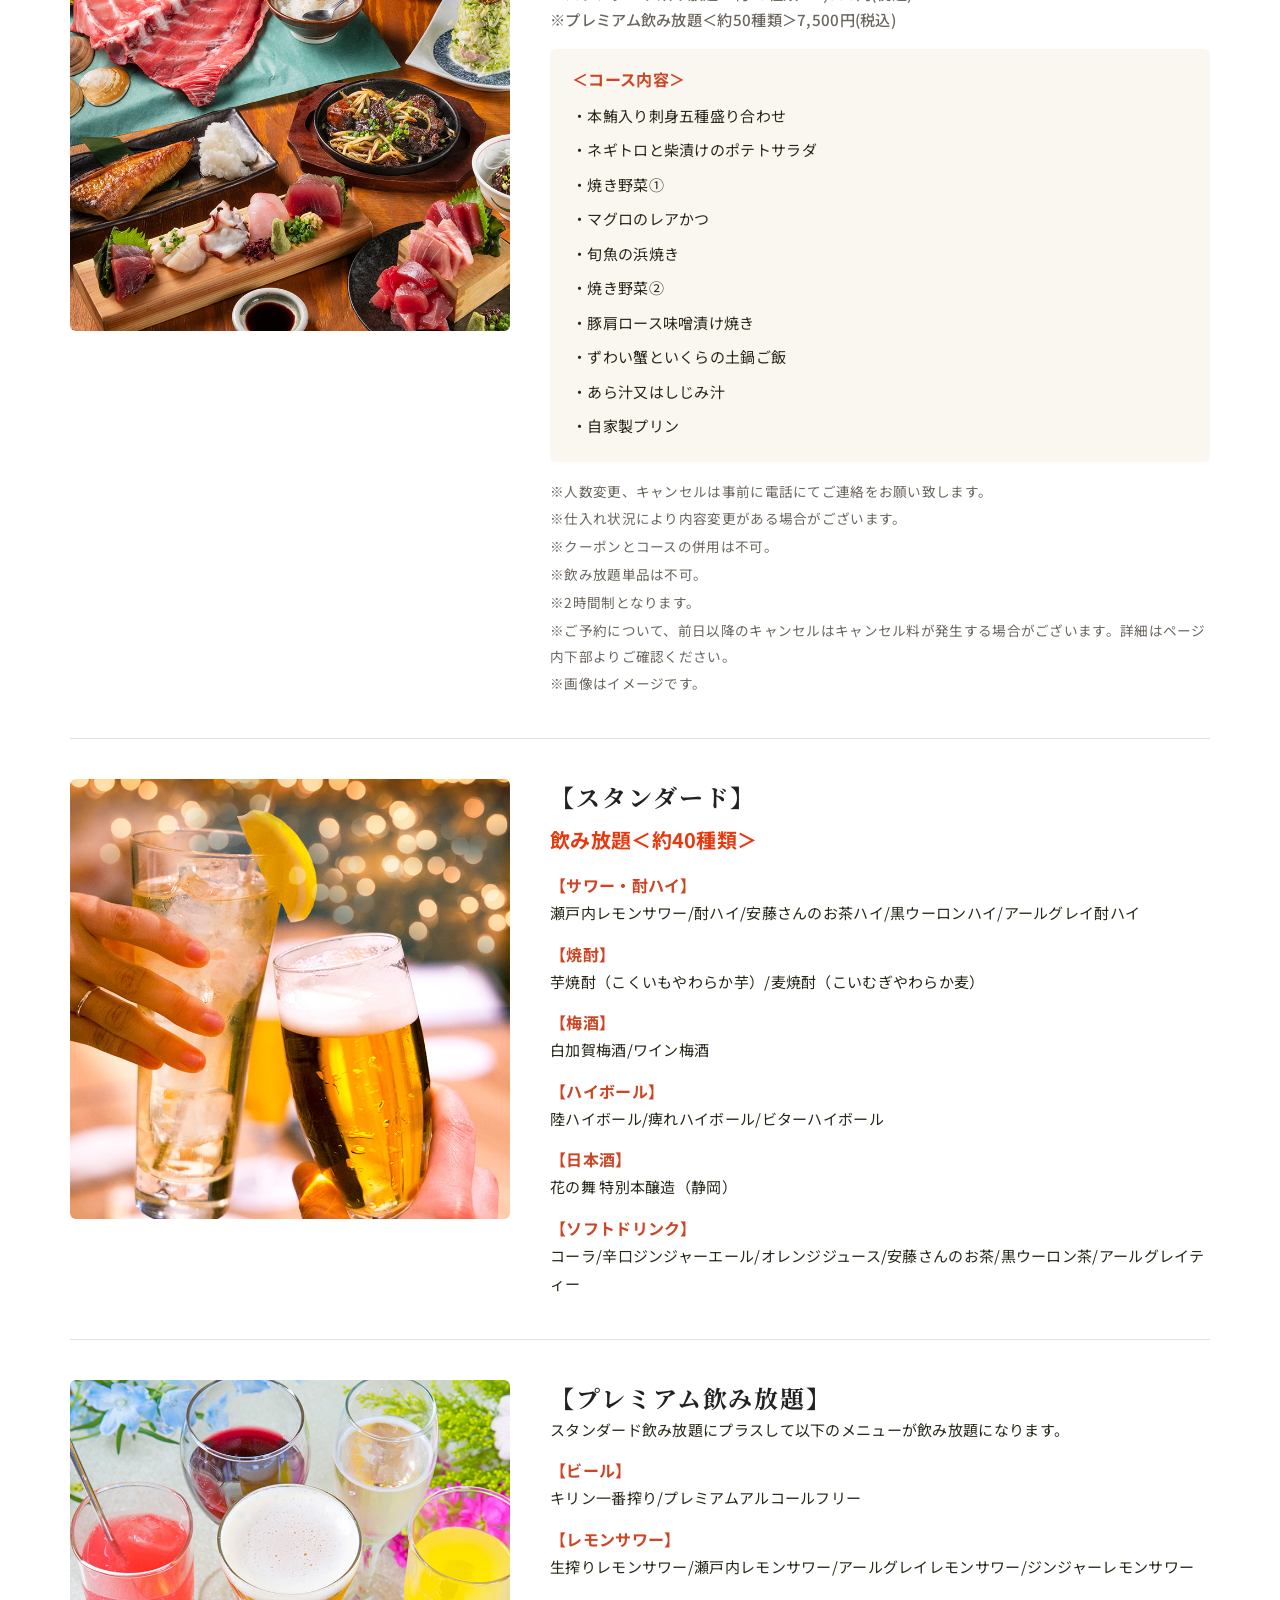
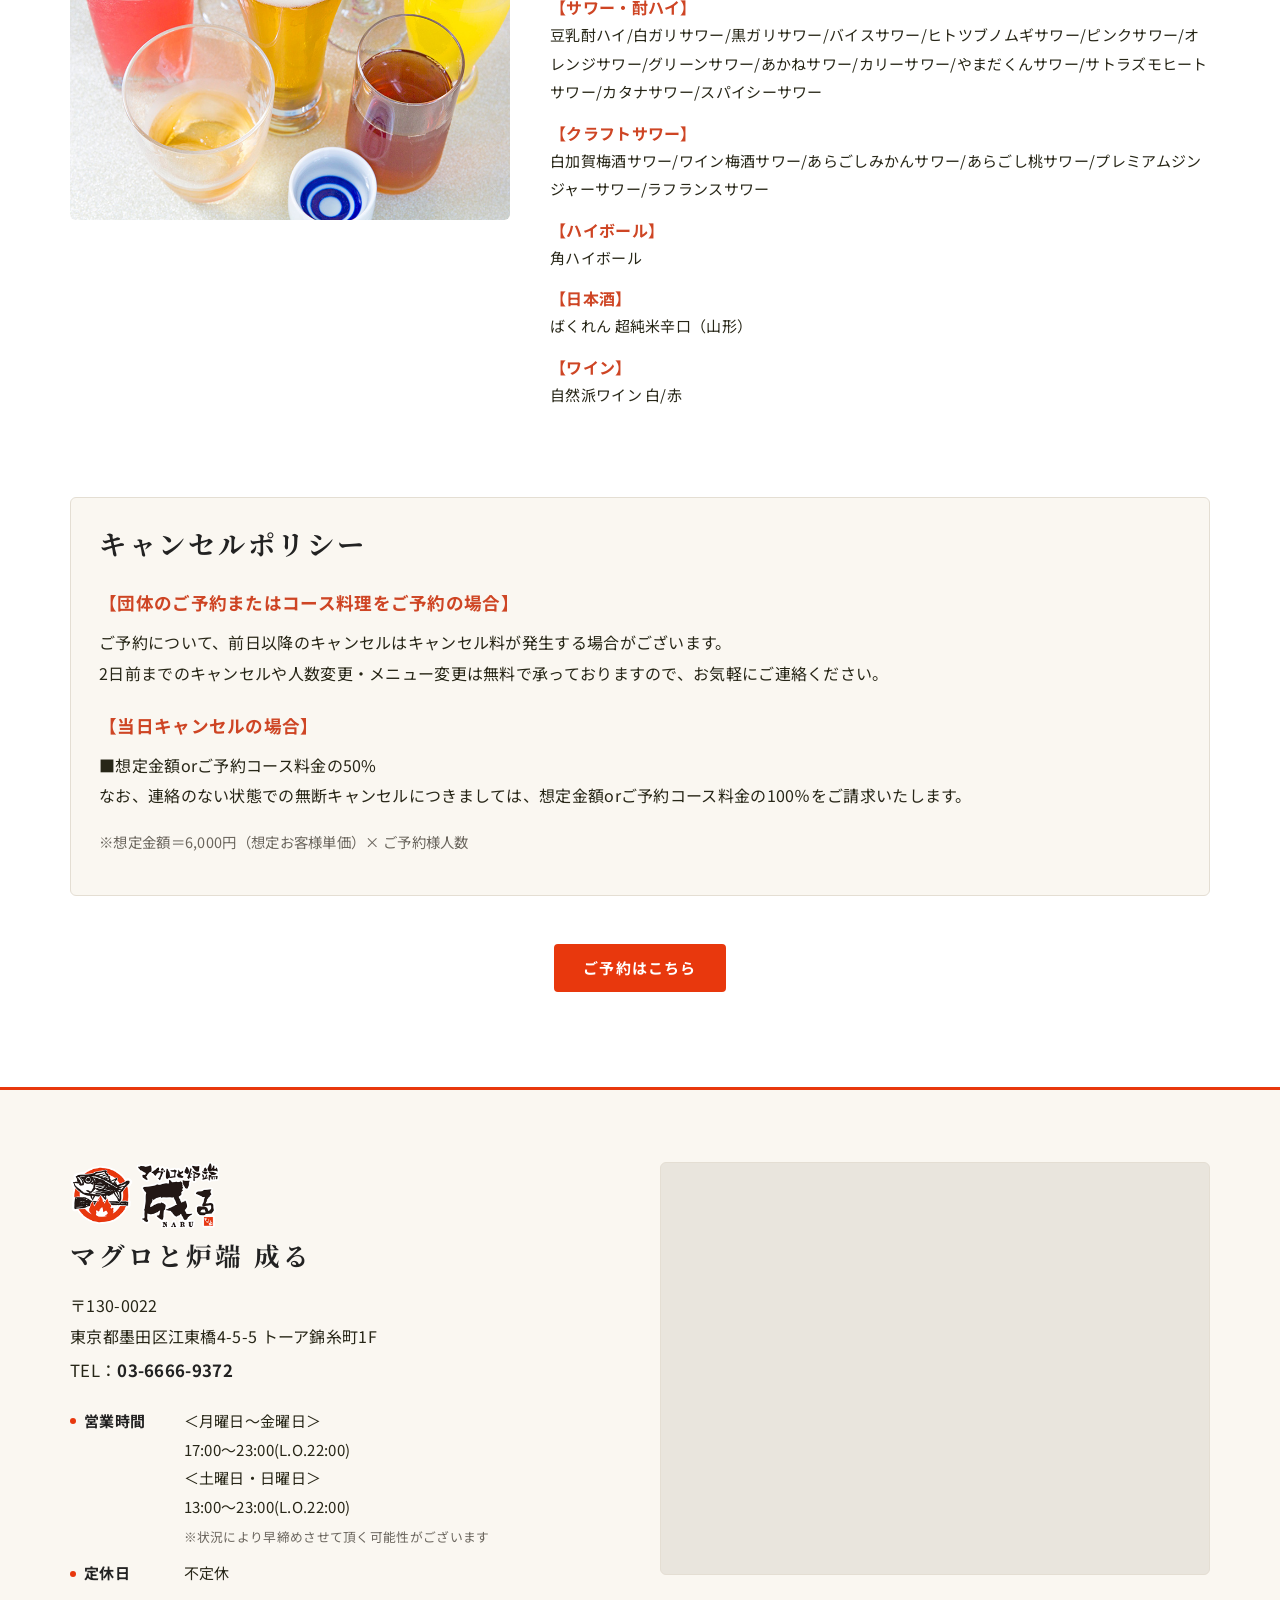
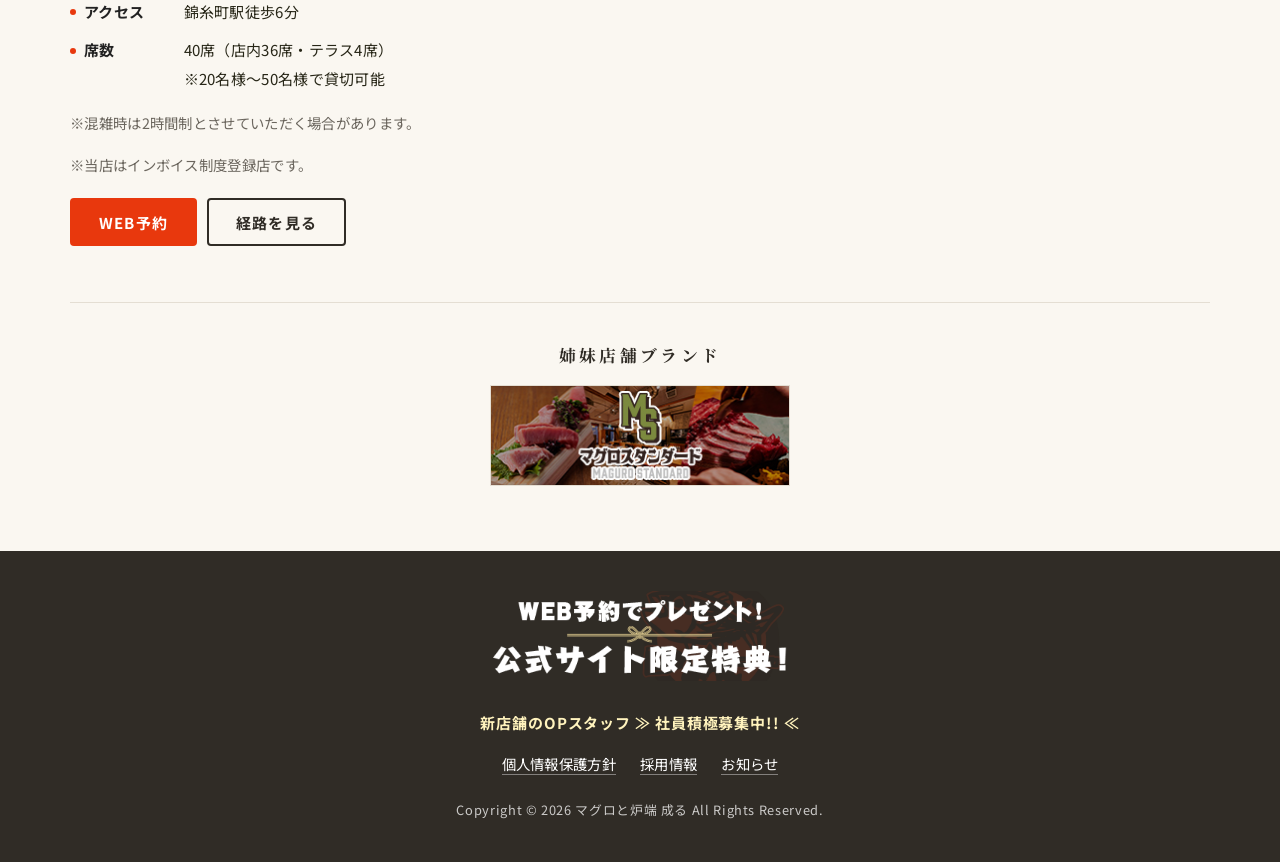
<file: course/index.html>
<!DOCTYPE html>
<html lang="ja">
<head>
<meta charset="UTF-8">
<meta name="viewport" content="width=device-width, initial-scale=1">
<title>コース | マグロと炉端 成る</title>
<meta name="description" content="コースメニュー 【成るコース】2時間飲み放題付き6,000円(税込)、【贅沢コース】2時間飲み放題付き7,000円(税込)。スタンダード・プレミアム飲み放題の内容とキャンセルポリシーをご案内します。">
<meta property="og:type" content="website">
<meta property="og:site_name" content="マグロと炉端 成る">
<meta property="og:title" content="コース | マグロと炉端 成る">
<meta property="og:description" content="コースメニュー 【成るコース】2時間飲み放題付き6,000円(税込)、【贅沢コース】2時間飲み放題付き7,000円(税込)。スタンダード・プレミアム飲み放題の内容とキャンセルポリシーをご案内します。">
<meta property="og:image" content="https://maguro-robata-naru.com/images/course-03.jpg">
<meta property="og:url" content="https://maguro-robata-naru.com/course/">
<meta name="twitter:card" content="summary_large_image">
<link rel="canonical" href="https://maguro-robata-naru.com/course/">
<link rel="icon" href="../images/logo.svg" type="image/svg+xml">
<link rel="preconnect" href="https://fonts.googleapis.com">
<link rel="preconnect" href="https://fonts.gstatic.com" crossorigin>
<link href="https://fonts.googleapis.com/css2?family=Noto+Sans+JP:wght@400;500;700;900&family=Noto+Serif+JP:wght@600;800&display=swap" rel="stylesheet">
<link rel="stylesheet" href="../css/style.css">
</head>
<body>
<header class="site-header" id="pagetop">
  <div class="header-inner">
    <a class="brand" href="../"><img src="../images/logo.svg" alt="マグロと炉端 成る" width="150" height="66"></a>
    <a class="btn btn-reserve header-reserve" href="https://yoyaku.tabelog.com/yoyaku/net_booking_form/index?rcd=13255968" target="_blank" rel="noopener">WEB予約</a>
    <button class="nav-toggle" type="button" aria-controls="global-nav" aria-expanded="false"><span></span><span></span><span></span><span class="sr-only">メニューを開く</span></button>
    <nav class="global-nav" id="global-nav" aria-label="グローバルナビゲーション">
      <ul>
        <li><a href="../story/">お店を作った経緯</a></li>
        <li><a href="../concept/">こだわり</a></li>
        <li class="has-sub">
          <button type="button" class="sub-toggle" aria-expanded="false">メニュー</button>
          <ul class="sub">
            <li><a href="../course/">コース</a></li>
            <li><a href="../food/">お食事</a></li>
            <li><a href="../drink/">お飲み物</a></li>
          </ul>
        </li>
        <li><a href="../table/">席・空間</a></li>
        <li><a href="../group/">団体情報</a></li>
        <li><a href="../special/">限定特典</a></li>
        <li><a href="https://pay-it-forward-corporate.com/recruit/" target="_blank" rel="noopener">採用情報</a></li>
        <li><a href="../sister-store/">姉妹店紹介</a></li>
        <li><a href="../media/">メディア掲載実績</a></li>
        <li><a href="#info">店舗情報</a></li>
      </ul>
      <a class="btn btn-reserve nav-reserve" href="https://yoyaku.tabelog.com/yoyaku/net_booking_form/index?rcd=13255968" target="_blank" rel="noopener">WEB予約</a>
    </nav>
  </div>
</header>
<main>
<div class="page-head">
  <div class="container">
    <p class="crumb"><a href="../">トップページ</a> › コース</p>
    <h1><span class="en">COURSE</span>コース</h1>
  </div>
</div>
<div class="page-body">
<div class="container">
<div class="prose">
  <h2 class="section-title is-center"><span class="en">COURSE</span>コースメニュー</h2>
  <p class="text-center">各種ご宴会・お食事会に、2時間飲み放題付きのコースをご用意しております。<br>ご予約は<a href="https://yoyaku.tabelog.com/yoyaku/net_booking_form/index?rcd=13255968" target="_blank" rel="noopener">WEB予約</a>またはお電話（<a href="tel:03-6666-9372">03-6666-9372</a>）にて承ります。</p>
</div>
<div class="course-list">
<article class="course">
  <div class="course-photo"><img src="../images/course-03.jpg" alt="成るコース 名物！浜焼きサバ" width="800" height="800" loading="lazy"></div>
  <div class="course-body">
    <h2>【成るコース】※4名様以上（4〜40名様）</h2>
    <p class="course-price">2時間飲み放題付き6,000円(税込)</p>
    <h3>※スタンダード飲み放題＜約40種類＞6,000円(税込)<br>※プレミアム飲み放題＜約50種類＞6,500円(税込)</h3>
    <div class="course-items">
      <h4>＜コース内容＞</h4>
      <ul>
        <li>・名物！マグロぶつてんこ盛り</li>
        <li>・ネギトロと柴漬けのポテトサラダ</li>
        <li>・焼き野菜①</li>
        <li>・名物！浜焼きサバ（大きめ1尾3〜4人分）</li>
        <li>・焼き野菜②</li>
        <li>・大山鶏のもも塩焼き</li>
        <li>・本日の揚げ物</li>
        <li>・鮭といくらの土鍋ご飯</li>
        <li>・あら汁又はしじみ汁</li>
        <li>・最中アイス</li>
      </ul>
    </div>
    <ul class="note">
      <li>※人数変更、キャンセルは事前に電話にてご連絡をお願い致します。</li>
      <li>※仕入れ状況により内容変更がある場合がございます。</li>
      <li>※クーポンとコースの併用は不可。</li>
      <li>※飲み放題単品は不可。</li>
      <li>※2時間制となります。</li>
      <li>※ご予約について、前日以降のキャンセルはキャンセル料が発生する場合がございます。詳細はページ内下部よりご確認ください。</li>
      <li>※画像はイメージです。</li>
    </ul>
  </div>
</article>
<article class="course">
  <div class="course-photo"><img src="../images/course-02.jpg" alt="贅沢コース 本鮪入り刺身五種盛り合わせ" width="800" height="800" loading="lazy"></div>
  <div class="course-body">
    <h2>【贅沢コース】※4名様以上（4〜40名様）</h2>
    <p class="course-price">2時間飲み放題付き7,000円(税込)</p>
    <h3>※スタンダード飲み放題＜約40種類＞7,000円(税込)<br>※プレミアム飲み放題＜約50種類＞7,500円(税込)</h3>
    <div class="course-items">
      <h4>＜コース内容＞</h4>
      <ul>
        <li>・本鮪入り刺身五種盛り合わせ</li>
        <li>・ネギトロと柴漬けのポテトサラダ</li>
        <li>・焼き野菜①</li>
        <li>・マグロのレアかつ</li>
        <li>・旬魚の浜焼き</li>
        <li>・焼き野菜②</li>
        <li>・豚肩ロース味噌漬け焼き</li>
        <li>・ずわい蟹といくらの土鍋ご飯</li>
        <li>・あら汁又はしじみ汁</li>
        <li>・自家製プリン</li>
      </ul>
    </div>
    <ul class="note">
      <li>※人数変更、キャンセルは事前に電話にてご連絡をお願い致します。</li>
      <li>※仕入れ状況により内容変更がある場合がございます。</li>
      <li>※クーポンとコースの併用は不可。</li>
      <li>※飲み放題単品は不可。</li>
      <li>※2時間制となります。</li>
      <li>※ご予約について、前日以降のキャンセルはキャンセル料が発生する場合がございます。詳細はページ内下部よりご確認ください。</li>
      <li>※画像はイメージです。</li>
    </ul>
  </div>
</article>
<article class="course">
  <div class="course-photo"><img src="../images/course-04.jpg" alt="スタンダード飲み放題" width="800" height="800" loading="lazy"></div>
  <div class="course-body drink-cat">
    <h2>【スタンダード】</h2>
    <p class="course-price">飲み放題＜約40種類＞</p>
      <h4>【サワー・酎ハイ】</h4>
      <p>瀬戸内レモンサワー/酎ハイ/安藤さんのお茶ハイ/黒ウーロンハイ/アールグレイ酎ハイ</p>
      <h4>【焼酎】</h4>
      <p>芋焼酎（こくいもやわらか芋）/麦焼酎（こいむぎやわらか麦）</p>
      <h4>【梅酒】</h4>
      <p>白加賀梅酒/ワイン梅酒</p>
      <h4>【ハイボール】</h4>
      <p>陸ハイボール/痺れハイボール/ビターハイボール</p>
      <h4>【日本酒】</h4>
      <p>花の舞 特別本醸造（静岡）</p>
      <h4>【ソフトドリンク】</h4>
      <p>コーラ/辛口ジンジャーエール/オレンジジュース/安藤さんのお茶/黒ウーロン茶/アールグレイティー</p>
  </div>
</article>
<article class="course">
  <div class="course-photo"><img src="../images/course-05.jpg" alt="プレミアム飲み放題" width="800" height="800" loading="lazy"></div>
  <div class="course-body drink-cat">
    <h2>【プレミアム飲み放題】</h2>
    <p>スタンダード飲み放題にプラスして以下のメニューが飲み放題になります。</p>
      <h4>【ビール】</h4>
      <p>キリン一番搾り/プレミアムアルコールフリー</p>
      <h4>【レモンサワー】</h4>
      <p>生搾りレモンサワー/瀬戸内レモンサワー/アールグレイレモンサワー/ジンジャーレモンサワー</p>
      <h4>【サワー・酎ハイ】</h4>
      <p>豆乳酎ハイ/白ガリサワー/黒ガリサワー/バイスサワー/ヒトツブノムギサワー/ピンクサワー/オレンジサワー/グリーンサワー/あかねサワー/カリーサワー/やまだくんサワー/サトラズモヒートサワー/カタナサワー/スパイシーサワー</p>
      <h4>【クラフトサワー】</h4>
      <p>白加賀梅酒サワー/ワイン梅酒サワー/あらごしみかんサワー/あらごし桃サワー/プレミアムジンジャーサワー/ラフランスサワー</p>
      <h4>【ハイボール】</h4>
      <p>角ハイボール</p>
      <h4>【日本酒】</h4>
      <p>ばくれん 超純米辛口（山形）</p>
      <h4>【ワイン】</h4>
      <p>自然派ワイン 白/赤</p>
  </div>
</article>
</div>
<div class="prose callout" id="cancel">
  <h2>キャンセルポリシー</h2>
  <h3>【団体のご予約またはコース料理をご予約の場合】</h3>
  <p>ご予約について、前日以降のキャンセルはキャンセル料が発生する場合がございます。<br>2日前までのキャンセルや人数変更・メニュー変更は無料で承っておりますので、お気軽にご連絡ください。</p>
  <h3>【当日キャンセルの場合】</h3>
  <p>■想定金額orご予約コース料金の50%<br>なお、連絡のない状態での無断キャンセルにつきましては、想定金額orご予約コース料金の100％をご請求いたします。</p>
  <p class="note">※想定金額＝6,000円（想定お客様単価）× ご予約様人数</p>
</div>
<p class="ba"><a class="btn btn-reserve" href="https://yoyaku.tabelog.com/yoyaku/net_booking_form/index?rcd=13255968" target="_blank" rel="noopener">ご予約はこちら</a></p>
</div>
</div>
</main>
<section class="info" id="info">
  <div class="container">
    <div class="info-grid">
      <div class="info-text">
        <img class="info-logo" src="../images/logo.svg" alt="" width="150" height="66">
        <h2>マグロと炉端 成る</h2>
        <p class="info-addr">〒130-0022<br>東京都墨田区江東橋4-5-5 トーア錦糸町1F</p>
        <p class="info-tel">TEL：<a href="tel:03-6666-9372">03-6666-9372</a></p>
        <dl>
          <dt>営業時間</dt>
          <dd>＜月曜日〜金曜日＞<br>17:00～23:00(L.O.22:00)<br>＜土曜日・日曜日＞<br>13:00～23:00(L.O.22:00)<small>※状況により早締めさせて頂く可能性がございます</small></dd>
          <dt>定休日</dt>
          <dd>不定休</dd>
          <dt>アクセス</dt>
          <dd>錦糸町駅徒歩6分</dd>
          <dt>席数</dt>
          <dd>40席（店内36席・テラス4席）<br>※20名様〜50名様で貸切可能</dd>
        </dl>
        <p class="info-note">※混雑時は2時間制とさせていただく場合があります。</p>
        <p class="info-note">※当店はインボイス制度登録店です。</p>
        <div class="info-actions">
          <a class="btn btn-reserve" href="https://yoyaku.tabelog.com/yoyaku/net_booking_form/index?rcd=13255968" target="_blank" rel="noopener">WEB予約</a>
          <a class="btn btn-dark" href="https://maps.google.com/maps/dir//%E3%83%9E%E3%82%B0%E3%83%AD%E3%81%A8%E7%82%89%E7%AB%AF%E6%88%90%E3%82%8B%20%E3%80%92130-0022%20%E6%9D%B1%E4%BA%AC%E9%83%BD%E5%A2%A8%E7%94%B0%E5%8C%BA%E6%B1%9F%E6%9D%B1%E6%A9%8B4-5-5%20%E3%83%88%E3%83%BC%E3%82%A2%E9%8C%A6%E7%B3%B8%E7%94%BA%201F/@35.6939247,139.818008,17z" target="_blank" rel="noopener">経路を見る</a>
        </div>
      </div>
      <div class="info-map">
        <iframe src="https://www.google.com/maps?q=%E6%9D%B1%E4%BA%AC%E9%83%BD%E5%A2%A8%E7%94%B0%E5%8C%BA%E6%B1%9F%E6%9D%B1%E6%A9%8B4-5-5%20%E3%83%88%E3%83%BC%E3%82%A2%E9%8C%A6%E7%B3%B8%E7%94%BA1F&output=embed" title="マグロと炉端 成る 地図" loading="lazy" allowfullscreen referrerpolicy="no-referrer-when-downgrade"></iframe>
      </div>
    </div>
    <div class="sister-brand">
      <h2>姉妹店舗ブランド</h2>
      <a href="https://maguro-standard.com/" target="_blank" rel="noopener"><img src="../images/maguro-standard-banner-2.jpg" alt="マグロスタンダード" width="300" height="100"></a>
    </div>
  </div>
</section>
<footer class="site-footer">
  <div class="container">
    <a class="footer-bnr" href="../special/"><img src="../images/special-banner.png" alt="公式サイト限定特典" width="300" height="90"></a>
    <p class="footer-recruit"><a href="https://pay-it-forward-corporate.com/recruit/" target="_blank" rel="noopener">新店舗のOPスタッフ ≫ 社員積極募集中!! ≪</a></p>
    <ul class="footer-links">
      <li><a href="../privacy/">個人情報保護方針</a></li>
      <li><a href="https://pay-it-forward-corporate.com/recruit/" target="_blank" rel="noopener">採用情報</a></li>
      <li><a href="../information/">お知らせ</a></li>
    </ul>
    <p class="copyright">Copyright © 2026 マグロと炉端 成る All Rights Reserved.</p>
  </div>
  <a href="#pagetop" class="pagetop" aria-label="ページ上部へ">▲</a>
</footer>
<nav class="mobile-bar" aria-label="クイックメニュー">
  <a href="tel:03-6666-9372"><svg viewBox="0 0 24 24" fill="none" stroke="currentColor" stroke-width="2" stroke-linecap="round" stroke-linejoin="round" aria-hidden="true"><path d="M22 16.9v3a2 2 0 0 1-2.2 2 19.8 19.8 0 0 1-8.6-3.1 19.5 19.5 0 0 1-6-6A19.8 19.8 0 0 1 2.1 4.2 2 2 0 0 1 4.1 2h3a2 2 0 0 1 2 1.7c.1.9.4 1.8.7 2.7a2 2 0 0 1-.5 2.1L8.1 9.8a16 16 0 0 0 6 6l1.3-1.3a2 2 0 0 1 2.1-.4c.9.3 1.8.6 2.7.7a2 2 0 0 1 1.8 2z"/></svg>電話</a>
  <a href="https://maps.google.com/maps/dir//%E3%83%9E%E3%82%B0%E3%83%AD%E3%81%A8%E7%82%89%E7%AB%AF%E6%88%90%E3%82%8B%20%E3%80%92130-0022%20%E6%9D%B1%E4%BA%AC%E9%83%BD%E5%A2%A8%E7%94%B0%E5%8C%BA%E6%B1%9F%E6%9D%B1%E6%A9%8B4-5-5%20%E3%83%88%E3%83%BC%E3%82%A2%E9%8C%A6%E7%B3%B8%E7%94%BA%201F/@35.6939247,139.818008,17z" target="_blank" rel="noopener"><svg viewBox="0 0 24 24" fill="none" stroke="currentColor" stroke-width="2" stroke-linecap="round" stroke-linejoin="round" aria-hidden="true"><path d="M21 10c0 7-9 13-9 13S3 17 3 10a9 9 0 0 1 18 0z"/><circle cx="12" cy="10" r="3"/></svg>地図</a>
  <a href="https://yoyaku.tabelog.com/yoyaku/net_booking_form/index?rcd=13255968" target="_blank" rel="noopener"><svg viewBox="0 0 24 24" fill="none" stroke="currentColor" stroke-width="2" stroke-linecap="round" stroke-linejoin="round" aria-hidden="true"><rect x="3" y="4" width="18" height="18" rx="2"/><path d="M16 2v4M8 2v4M3 10h18"/></svg>WEB予約</a>
</nav>
<script src="../js/main.js"></script>
</body>
</html>
</file>
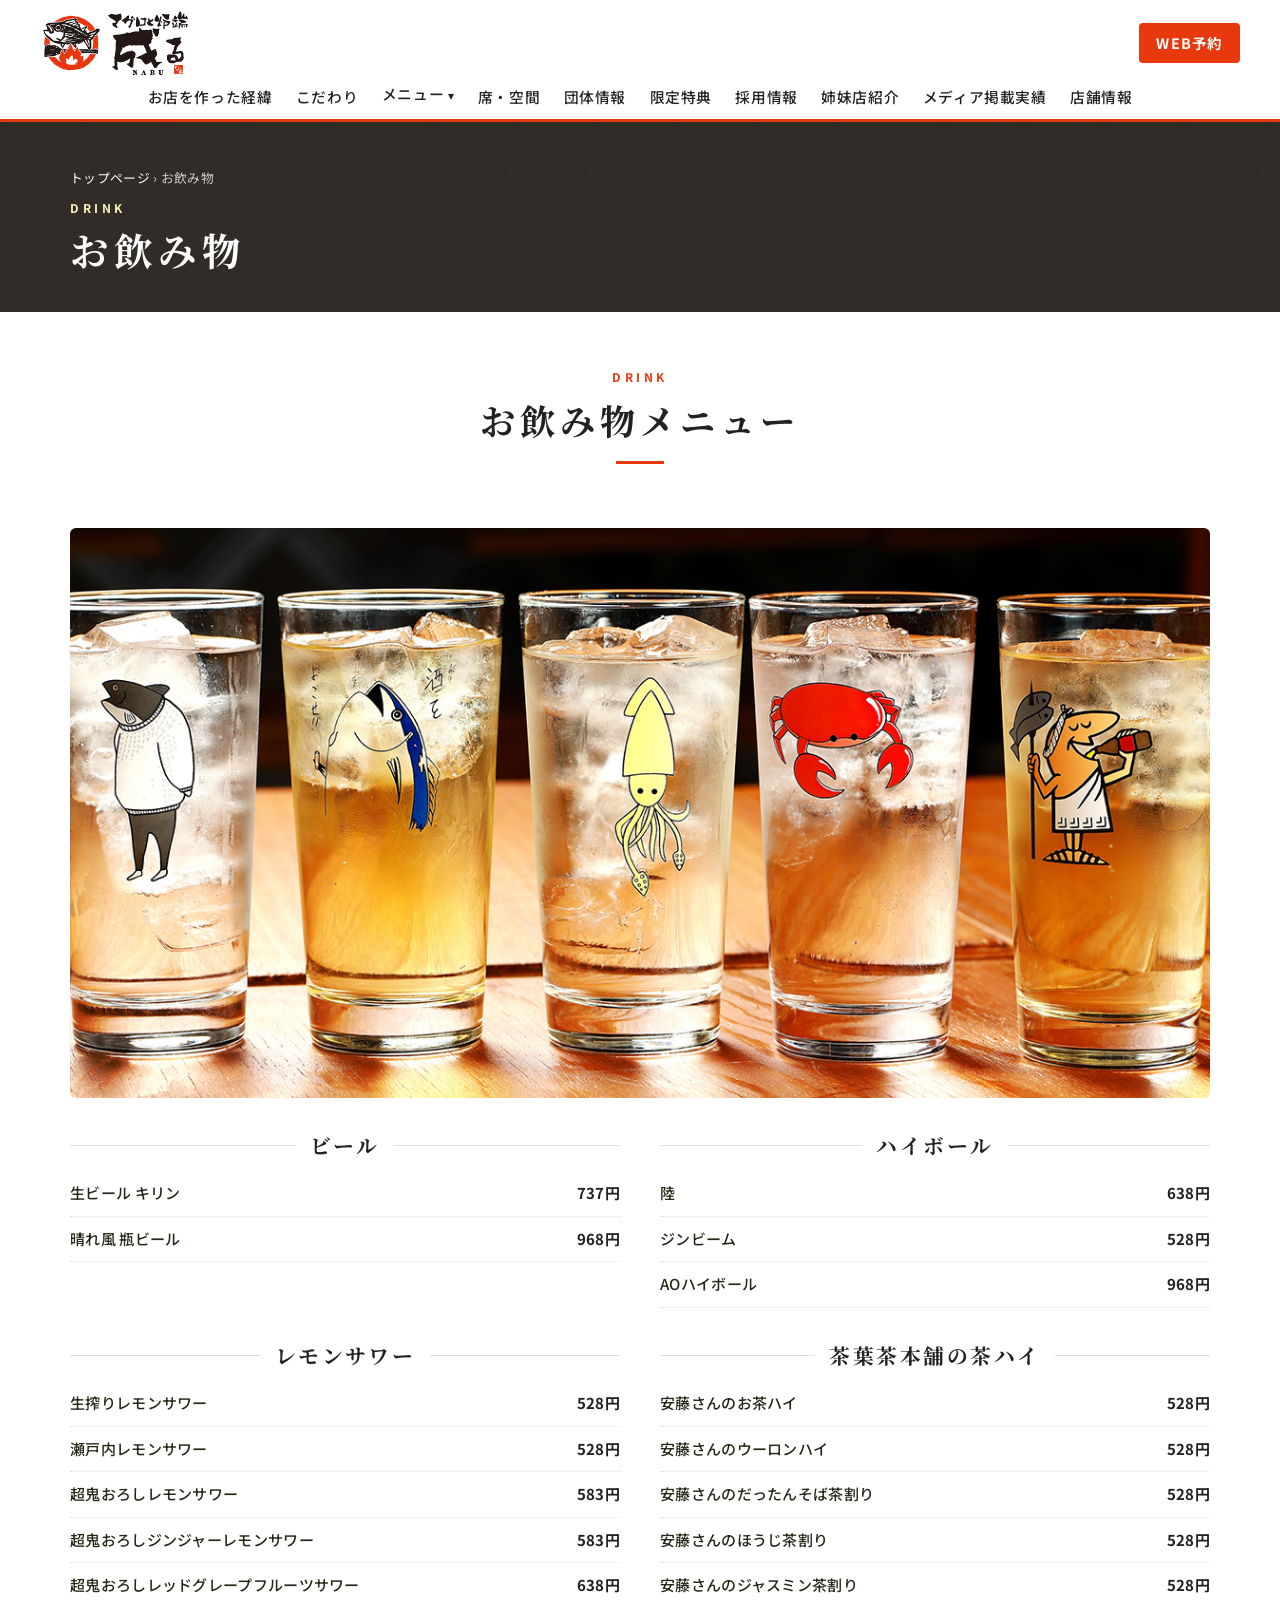
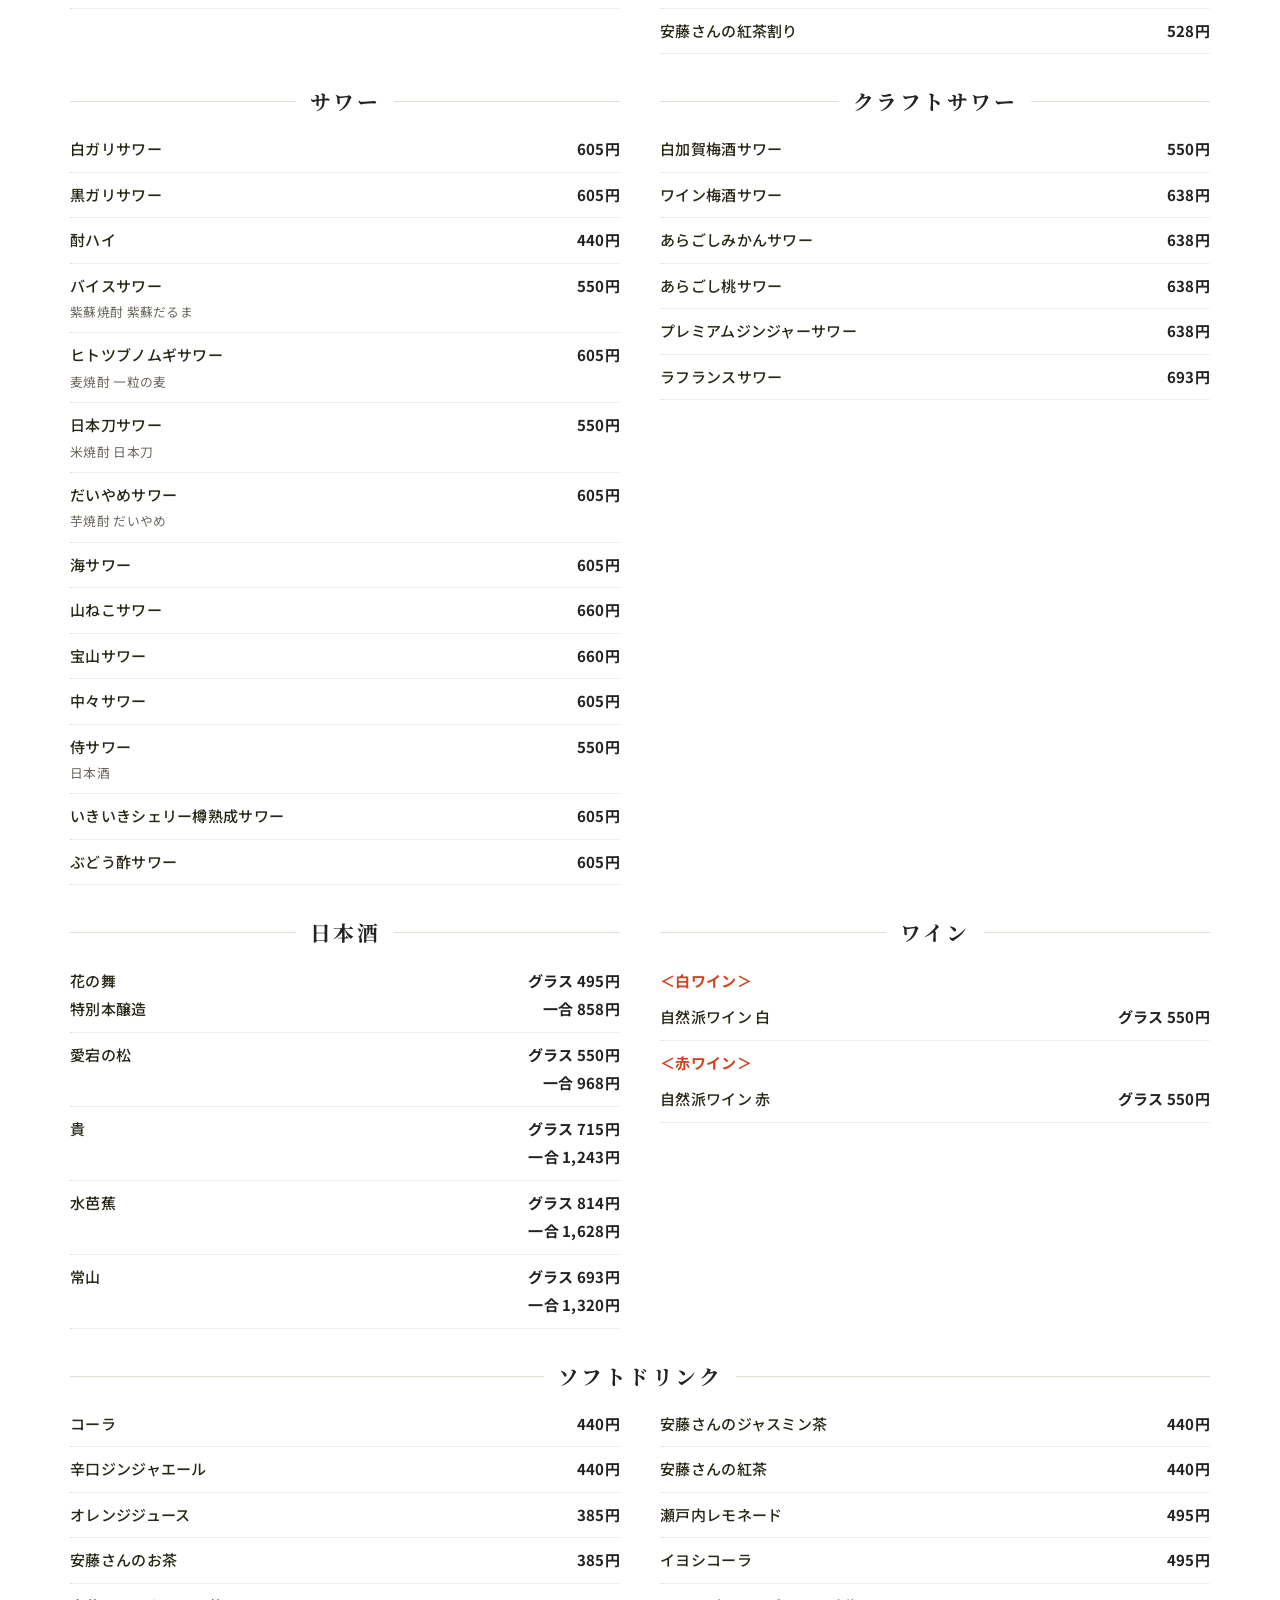
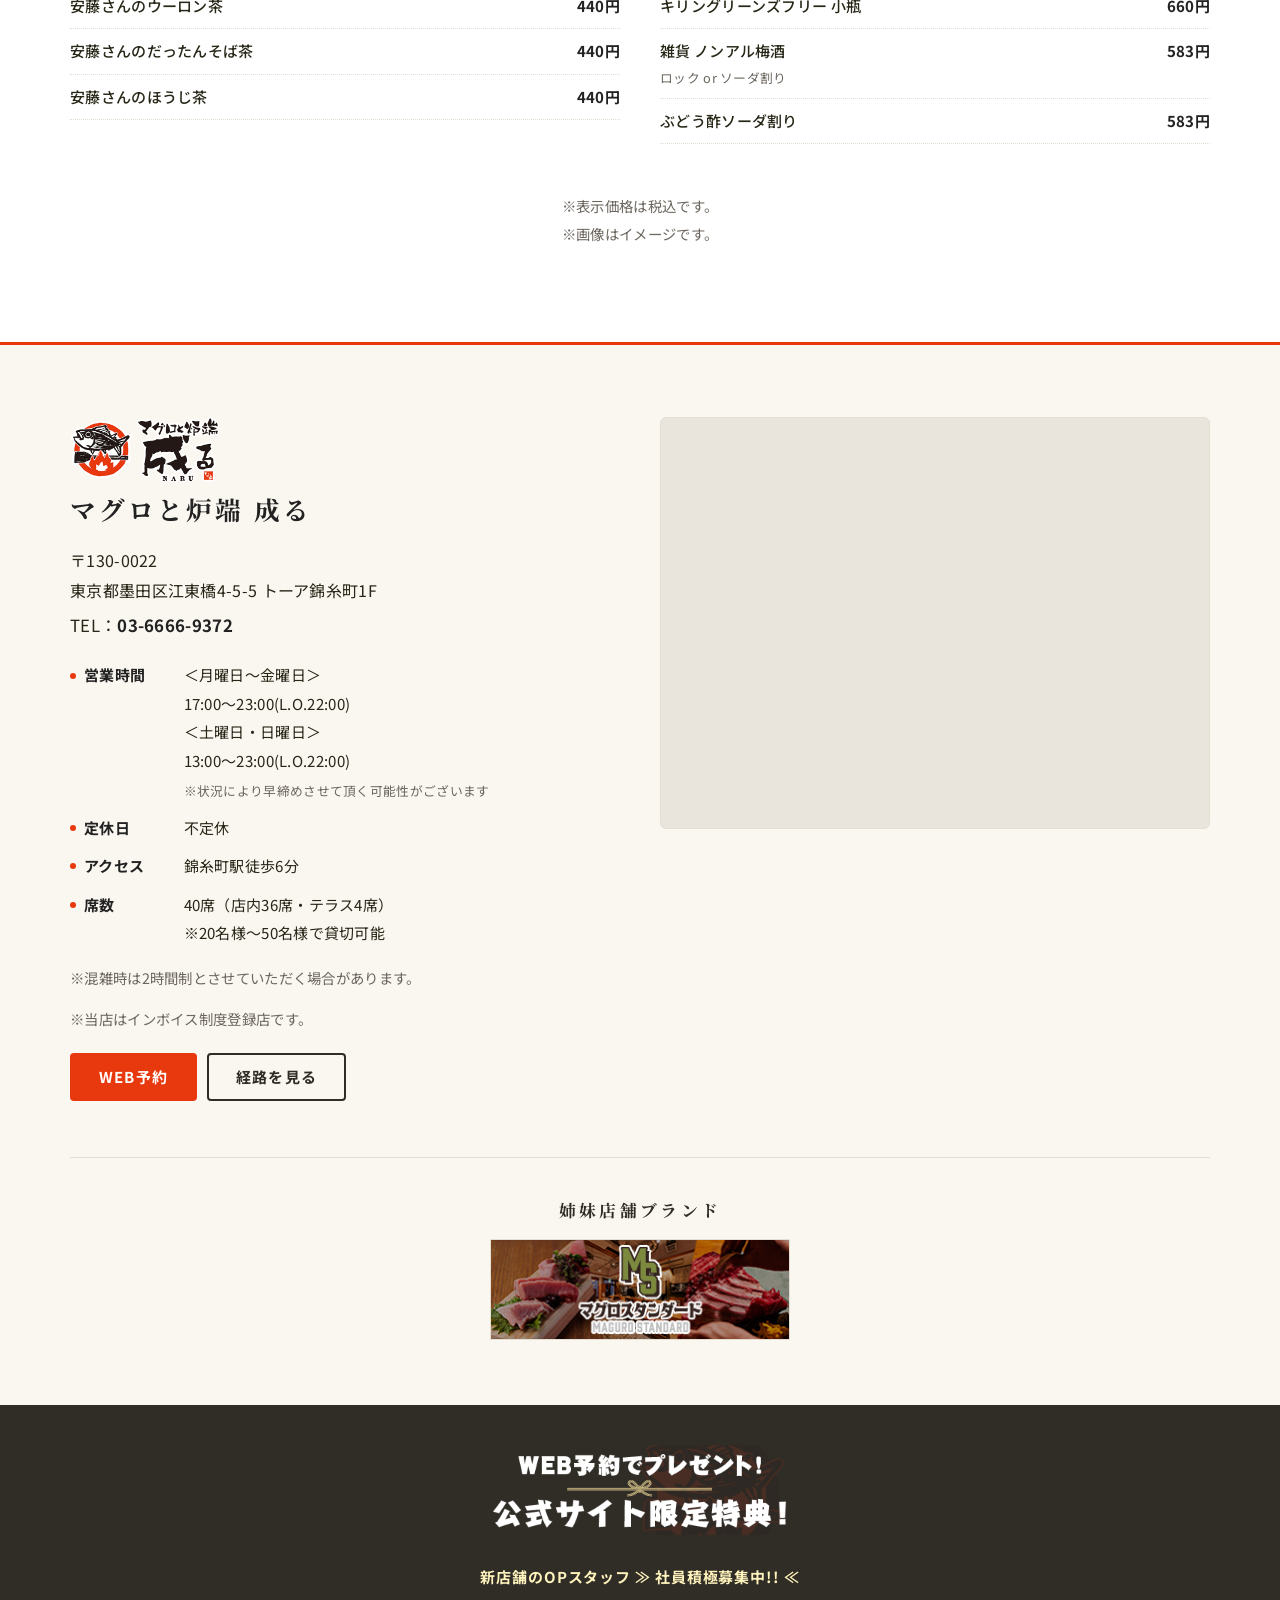
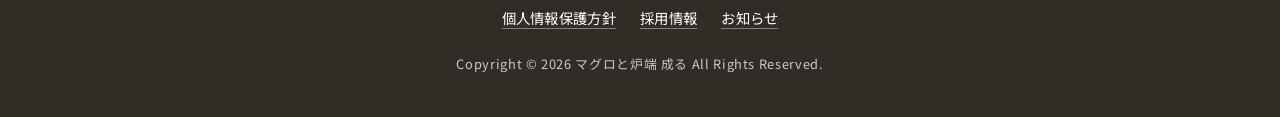
<file: drink/index.html>
<!DOCTYPE html>
<html lang="ja">
<head>
<meta charset="UTF-8">
<meta name="viewport" content="width=device-width, initial-scale=1">
<title>お飲み物 | マグロと炉端 成る</title>
<meta name="description" content="お飲み物メニュー ビール 生ビール キリン 737円 晴れ風 瓶ビール 968円 ハイボール 陸 638円 ジンビーム 528円 AOハイボール 968円 レモンサワー 生搾りレモンサワー 528円 ほか。">
<meta property="og:type" content="website">
<meta property="og:site_name" content="マグロと炉端 成る">
<meta property="og:title" content="お飲み物 | マグロと炉端 成る">
<meta property="og:description" content="お飲み物メニュー ビール 生ビール キリン 737円 晴れ風 瓶ビール 968円 ハイボール 陸 638円 ジンビーム 528円 AOハイボール 968円 レモンサワー 生搾りレモンサワー 528円 ほか。">
<meta property="og:image" content="https://maguro-robata-naru.com/images/drink-01.jpg">
<meta property="og:url" content="https://maguro-robata-naru.com/drink/">
<meta name="twitter:card" content="summary_large_image">
<link rel="canonical" href="https://maguro-robata-naru.com/drink/">
<link rel="icon" href="../images/logo.svg" type="image/svg+xml">
<link rel="preconnect" href="https://fonts.googleapis.com">
<link rel="preconnect" href="https://fonts.gstatic.com" crossorigin>
<link href="https://fonts.googleapis.com/css2?family=Noto+Sans+JP:wght@400;500;700;900&family=Noto+Serif+JP:wght@600;800&display=swap" rel="stylesheet">
<link rel="stylesheet" href="../css/style.css">
</head>
<body>
<header class="site-header" id="pagetop">
  <div class="header-inner">
    <a class="brand" href="../"><img src="../images/logo.svg" alt="マグロと炉端 成る" width="150" height="66"></a>
    <a class="btn btn-reserve header-reserve" href="https://yoyaku.tabelog.com/yoyaku/net_booking_form/index?rcd=13255968" target="_blank" rel="noopener">WEB予約</a>
    <button class="nav-toggle" type="button" aria-controls="global-nav" aria-expanded="false"><span></span><span></span><span></span><span class="sr-only">メニューを開く</span></button>
    <nav class="global-nav" id="global-nav" aria-label="グローバルナビゲーション">
      <ul>
        <li><a href="../story/">お店を作った経緯</a></li>
        <li><a href="../concept/">こだわり</a></li>
        <li class="has-sub">
          <button type="button" class="sub-toggle" aria-expanded="false">メニュー</button>
          <ul class="sub">
            <li><a href="../course/">コース</a></li>
            <li><a href="../food/">お食事</a></li>
            <li><a href="../drink/">お飲み物</a></li>
          </ul>
        </li>
        <li><a href="../table/">席・空間</a></li>
        <li><a href="../group/">団体情報</a></li>
        <li><a href="../special/">限定特典</a></li>
        <li><a href="https://pay-it-forward-corporate.com/recruit/" target="_blank" rel="noopener">採用情報</a></li>
        <li><a href="../sister-store/">姉妹店紹介</a></li>
        <li><a href="../media/">メディア掲載実績</a></li>
        <li><a href="#info">店舗情報</a></li>
      </ul>
      <a class="btn btn-reserve nav-reserve" href="https://yoyaku.tabelog.com/yoyaku/net_booking_form/index?rcd=13255968" target="_blank" rel="noopener">WEB予約</a>
    </nav>
  </div>
</header>
<main>
<div class="page-head">
  <div class="container">
    <p class="crumb"><a href="../">トップページ</a> › お飲み物</p>
    <h1><span class="en">DRINK</span>お飲み物</h1>
  </div>
</div>
<div class="page-body">
<div class="container">
<h2 class="section-title is-center"><span class="en">DRINK</span>お飲み物メニュー</h2>
<div class="menu-block">
  <div class="menu-photo"><img src="../images/drink-01.jpg" alt="お飲み物" width="1200" height="600" loading="lazy"></div>
  <section class="menu-cat">
    <h2>ビール</h2>
    <ul class="price-list">
      <li><span class="name">生ビール キリン</span><span class="price">737円</span></li>
      <li><span class="name">晴れ風 瓶ビール</span><span class="price">968円</span></li>
    </ul>
  </section>
  <section class="menu-cat">
    <h2>ハイボール</h2>
    <ul class="price-list">
      <li><span class="name">陸</span><span class="price">638円</span></li>
      <li><span class="name">ジンビーム</span><span class="price">528円</span></li>
      <li><span class="name">AOハイボール</span><span class="price">968円</span></li>
    </ul>
  </section>
  <section class="menu-cat">
    <h2>レモンサワー</h2>
    <ul class="price-list">
      <li><span class="name">生搾りレモンサワー</span><span class="price">528円</span></li>
      <li><span class="name">瀬戸内レモンサワー</span><span class="price">528円</span></li>
      <li><span class="name">超鬼おろしレモンサワー</span><span class="price">583円</span></li>
      <li><span class="name">超鬼おろしジンジャーレモンサワー</span><span class="price">583円</span></li>
      <li><span class="name">超鬼おろしレッドグレープフルーツサワー</span><span class="price">638円</span></li>
    </ul>
  </section>
  <section class="menu-cat">
    <h2>茶葉茶本舗の茶ハイ</h2>
    <ul class="price-list">
      <li><span class="name">安藤さんのお茶ハイ</span><span class="price">528円</span></li>
      <li><span class="name">安藤さんのウーロンハイ</span><span class="price">528円</span></li>
      <li><span class="name">安藤さんのだったんそば茶割り</span><span class="price">528円</span></li>
      <li><span class="name">安藤さんのほうじ茶割り</span><span class="price">528円</span></li>
      <li><span class="name">安藤さんのジャスミン茶割り</span><span class="price">528円</span></li>
      <li><span class="name">安藤さんの紅茶割り</span><span class="price">528円</span></li>
    </ul>
  </section>
  <section class="menu-cat">
    <h2>サワー</h2>
    <ul class="price-list">
      <li><span class="name">白ガリサワー</span><span class="price">605円</span></li>
      <li><span class="name">黒ガリサワー</span><span class="price">605円</span></li>
      <li><span class="name">酎ハイ</span><span class="price">440円</span></li>
      <li><span class="name">バイスサワー<small>紫蘇焼酎 紫蘇だるま</small></span><span class="price">550円</span></li>
      <li><span class="name">ヒトツブノムギサワー<small>麦焼酎 一粒の麦</small></span><span class="price">605円</span></li>
      <li><span class="name">日本刀サワー<small>米焼酎 日本刀</small></span><span class="price">550円</span></li>
      <li><span class="name">だいやめサワー<small>芋焼酎 だいやめ</small></span><span class="price">605円</span></li>
      <li><span class="name">海サワー</span><span class="price">605円</span></li>
      <li><span class="name">山ねこサワー</span><span class="price">660円</span></li>
      <li><span class="name">宝山サワー</span><span class="price">660円</span></li>
      <li><span class="name">中々サワー</span><span class="price">605円</span></li>
      <li><span class="name">侍サワー<small>日本酒</small></span><span class="price">550円</span></li>
      <li><span class="name">いきいきシェリー樽熟成サワー</span><span class="price">605円</span></li>
      <li><span class="name">ぶどう酢サワー</span><span class="price">605円</span></li>
    </ul>
  </section>
  <section class="menu-cat">
    <h2>クラフトサワー</h2>
    <ul class="price-list">
      <li><span class="name">白加賀梅酒サワー</span><span class="price">550円</span></li>
      <li><span class="name">ワイン梅酒サワー</span><span class="price">638円</span></li>
      <li><span class="name">あらごしみかんサワー</span><span class="price">638円</span></li>
      <li><span class="name">あらごし桃サワー</span><span class="price">638円</span></li>
      <li><span class="name">プレミアムジンジャーサワー</span><span class="price">638円</span></li>
      <li><span class="name">ラフランスサワー</span><span class="price">693円</span></li>
    </ul>
  </section>
  <section class="menu-cat">
    <h2>日本酒</h2>
    <ul class="price-list">
      <li><span class="name">花の舞<br>特別本醸造</span><span class="price">グラス 495円<br>一合 858円</span></li>
      <li><span class="name">愛宕の松</span><span class="price">グラス 550円<br>一合 968円</span></li>
      <li><span class="name">貴</span><span class="price">グラス 715円<br>一合 1,243円</span></li>
      <li><span class="name">水芭蕉</span><span class="price">グラス 814円<br>一合 1,628円</span></li>
      <li><span class="name">常山</span><span class="price">グラス 693円<br>一合 1,320円</span></li>
    </ul>
  </section>
  <section class="menu-cat">
    <h2>ワイン</h2>
    <ul class="price-list">
      <li class="is-label"><span class="name">＜白ワイン＞</span></li>
      <li><span class="name">自然派ワイン 白</span><span class="price">グラス 550円</span></li>
      <li class="is-label"><span class="name">＜赤ワイン＞</span></li>
      <li><span class="name">自然派ワイン 赤</span><span class="price">グラス 550円</span></li>
    </ul>
  </section>
  <section class="menu-cat">
    <h2>ソフトドリンク</h2>
    <ul class="price-list">
      <li><span class="name">コーラ</span><span class="price">440円</span></li>
      <li><span class="name">辛口ジンジャエール</span><span class="price">440円</span></li>
      <li><span class="name">オレンジジュース</span><span class="price">385円</span></li>
      <li><span class="name">安藤さんのお茶</span><span class="price">385円</span></li>
      <li><span class="name">安藤さんのウーロン茶</span><span class="price">440円</span></li>
      <li><span class="name">安藤さんのだったんそば茶</span><span class="price">440円</span></li>
      <li><span class="name">安藤さんのほうじ茶</span><span class="price">440円</span></li>
      <li><span class="name">安藤さんのジャスミン茶</span><span class="price">440円</span></li>
      <li><span class="name">安藤さんの紅茶</span><span class="price">440円</span></li>
      <li><span class="name">瀬戸内レモネード</span><span class="price">495円</span></li>
      <li><span class="name">イヨシコーラ</span><span class="price">495円</span></li>
      <li><span class="name">キリングリーンズフリー 小瓶</span><span class="price">660円</span></li>
      <li><span class="name">雑貨 ノンアル梅酒<small>ロック or ソーダ割り</small></span><span class="price">583円</span></li>
      <li><span class="name">ぶどう酢ソーダ割り</span><span class="price">583円</span></li>
    </ul>
  </section>
</div>
<p class="menu-notes">※表示価格は税込です。<br>※画像はイメージです。</p>
</div>
</div>
</main>
<section class="info" id="info">
  <div class="container">
    <div class="info-grid">
      <div class="info-text">
        <img class="info-logo" src="../images/logo.svg" alt="" width="150" height="66">
        <h2>マグロと炉端 成る</h2>
        <p class="info-addr">〒130-0022<br>東京都墨田区江東橋4-5-5 トーア錦糸町1F</p>
        <p class="info-tel">TEL：<a href="tel:03-6666-9372">03-6666-9372</a></p>
        <dl>
          <dt>営業時間</dt>
          <dd>＜月曜日〜金曜日＞<br>17:00～23:00(L.O.22:00)<br>＜土曜日・日曜日＞<br>13:00～23:00(L.O.22:00)<small>※状況により早締めさせて頂く可能性がございます</small></dd>
          <dt>定休日</dt>
          <dd>不定休</dd>
          <dt>アクセス</dt>
          <dd>錦糸町駅徒歩6分</dd>
          <dt>席数</dt>
          <dd>40席（店内36席・テラス4席）<br>※20名様〜50名様で貸切可能</dd>
        </dl>
        <p class="info-note">※混雑時は2時間制とさせていただく場合があります。</p>
        <p class="info-note">※当店はインボイス制度登録店です。</p>
        <div class="info-actions">
          <a class="btn btn-reserve" href="https://yoyaku.tabelog.com/yoyaku/net_booking_form/index?rcd=13255968" target="_blank" rel="noopener">WEB予約</a>
          <a class="btn btn-dark" href="https://maps.google.com/maps/dir//%E3%83%9E%E3%82%B0%E3%83%AD%E3%81%A8%E7%82%89%E7%AB%AF%E6%88%90%E3%82%8B%20%E3%80%92130-0022%20%E6%9D%B1%E4%BA%AC%E9%83%BD%E5%A2%A8%E7%94%B0%E5%8C%BA%E6%B1%9F%E6%9D%B1%E6%A9%8B4-5-5%20%E3%83%88%E3%83%BC%E3%82%A2%E9%8C%A6%E7%B3%B8%E7%94%BA%201F/@35.6939247,139.818008,17z" target="_blank" rel="noopener">経路を見る</a>
        </div>
      </div>
      <div class="info-map">
        <iframe src="https://www.google.com/maps?q=%E6%9D%B1%E4%BA%AC%E9%83%BD%E5%A2%A8%E7%94%B0%E5%8C%BA%E6%B1%9F%E6%9D%B1%E6%A9%8B4-5-5%20%E3%83%88%E3%83%BC%E3%82%A2%E9%8C%A6%E7%B3%B8%E7%94%BA1F&output=embed" title="マグロと炉端 成る 地図" loading="lazy" allowfullscreen referrerpolicy="no-referrer-when-downgrade"></iframe>
      </div>
    </div>
    <div class="sister-brand">
      <h2>姉妹店舗ブランド</h2>
      <a href="https://maguro-standard.com/" target="_blank" rel="noopener"><img src="../images/maguro-standard-banner-2.jpg" alt="マグロスタンダード" width="300" height="100"></a>
    </div>
  </div>
</section>
<footer class="site-footer">
  <div class="container">
    <a class="footer-bnr" href="../special/"><img src="../images/special-banner.png" alt="公式サイト限定特典" width="300" height="90"></a>
    <p class="footer-recruit"><a href="https://pay-it-forward-corporate.com/recruit/" target="_blank" rel="noopener">新店舗のOPスタッフ ≫ 社員積極募集中!! ≪</a></p>
    <ul class="footer-links">
      <li><a href="../privacy/">個人情報保護方針</a></li>
      <li><a href="https://pay-it-forward-corporate.com/recruit/" target="_blank" rel="noopener">採用情報</a></li>
      <li><a href="../information/">お知らせ</a></li>
    </ul>
    <p class="copyright">Copyright © 2026 マグロと炉端 成る All Rights Reserved.</p>
  </div>
  <a href="#pagetop" class="pagetop" aria-label="ページ上部へ">▲</a>
</footer>
<nav class="mobile-bar" aria-label="クイックメニュー">
  <a href="tel:03-6666-9372"><svg viewBox="0 0 24 24" fill="none" stroke="currentColor" stroke-width="2" stroke-linecap="round" stroke-linejoin="round" aria-hidden="true"><path d="M22 16.9v3a2 2 0 0 1-2.2 2 19.8 19.8 0 0 1-8.6-3.1 19.5 19.5 0 0 1-6-6A19.8 19.8 0 0 1 2.1 4.2 2 2 0 0 1 4.1 2h3a2 2 0 0 1 2 1.7c.1.9.4 1.8.7 2.7a2 2 0 0 1-.5 2.1L8.1 9.8a16 16 0 0 0 6 6l1.3-1.3a2 2 0 0 1 2.1-.4c.9.3 1.8.6 2.7.7a2 2 0 0 1 1.8 2z"/></svg>電話</a>
  <a href="https://maps.google.com/maps/dir//%E3%83%9E%E3%82%B0%E3%83%AD%E3%81%A8%E7%82%89%E7%AB%AF%E6%88%90%E3%82%8B%20%E3%80%92130-0022%20%E6%9D%B1%E4%BA%AC%E9%83%BD%E5%A2%A8%E7%94%B0%E5%8C%BA%E6%B1%9F%E6%9D%B1%E6%A9%8B4-5-5%20%E3%83%88%E3%83%BC%E3%82%A2%E9%8C%A6%E7%B3%B8%E7%94%BA%201F/@35.6939247,139.818008,17z" target="_blank" rel="noopener"><svg viewBox="0 0 24 24" fill="none" stroke="currentColor" stroke-width="2" stroke-linecap="round" stroke-linejoin="round" aria-hidden="true"><path d="M21 10c0 7-9 13-9 13S3 17 3 10a9 9 0 0 1 18 0z"/><circle cx="12" cy="10" r="3"/></svg>地図</a>
  <a href="https://yoyaku.tabelog.com/yoyaku/net_booking_form/index?rcd=13255968" target="_blank" rel="noopener"><svg viewBox="0 0 24 24" fill="none" stroke="currentColor" stroke-width="2" stroke-linecap="round" stroke-linejoin="round" aria-hidden="true"><rect x="3" y="4" width="18" height="18" rx="2"/><path d="M16 2v4M8 2v4M3 10h18"/></svg>WEB予約</a>
</nav>
<script src="../js/main.js"></script>
</body>
</html>
</file>
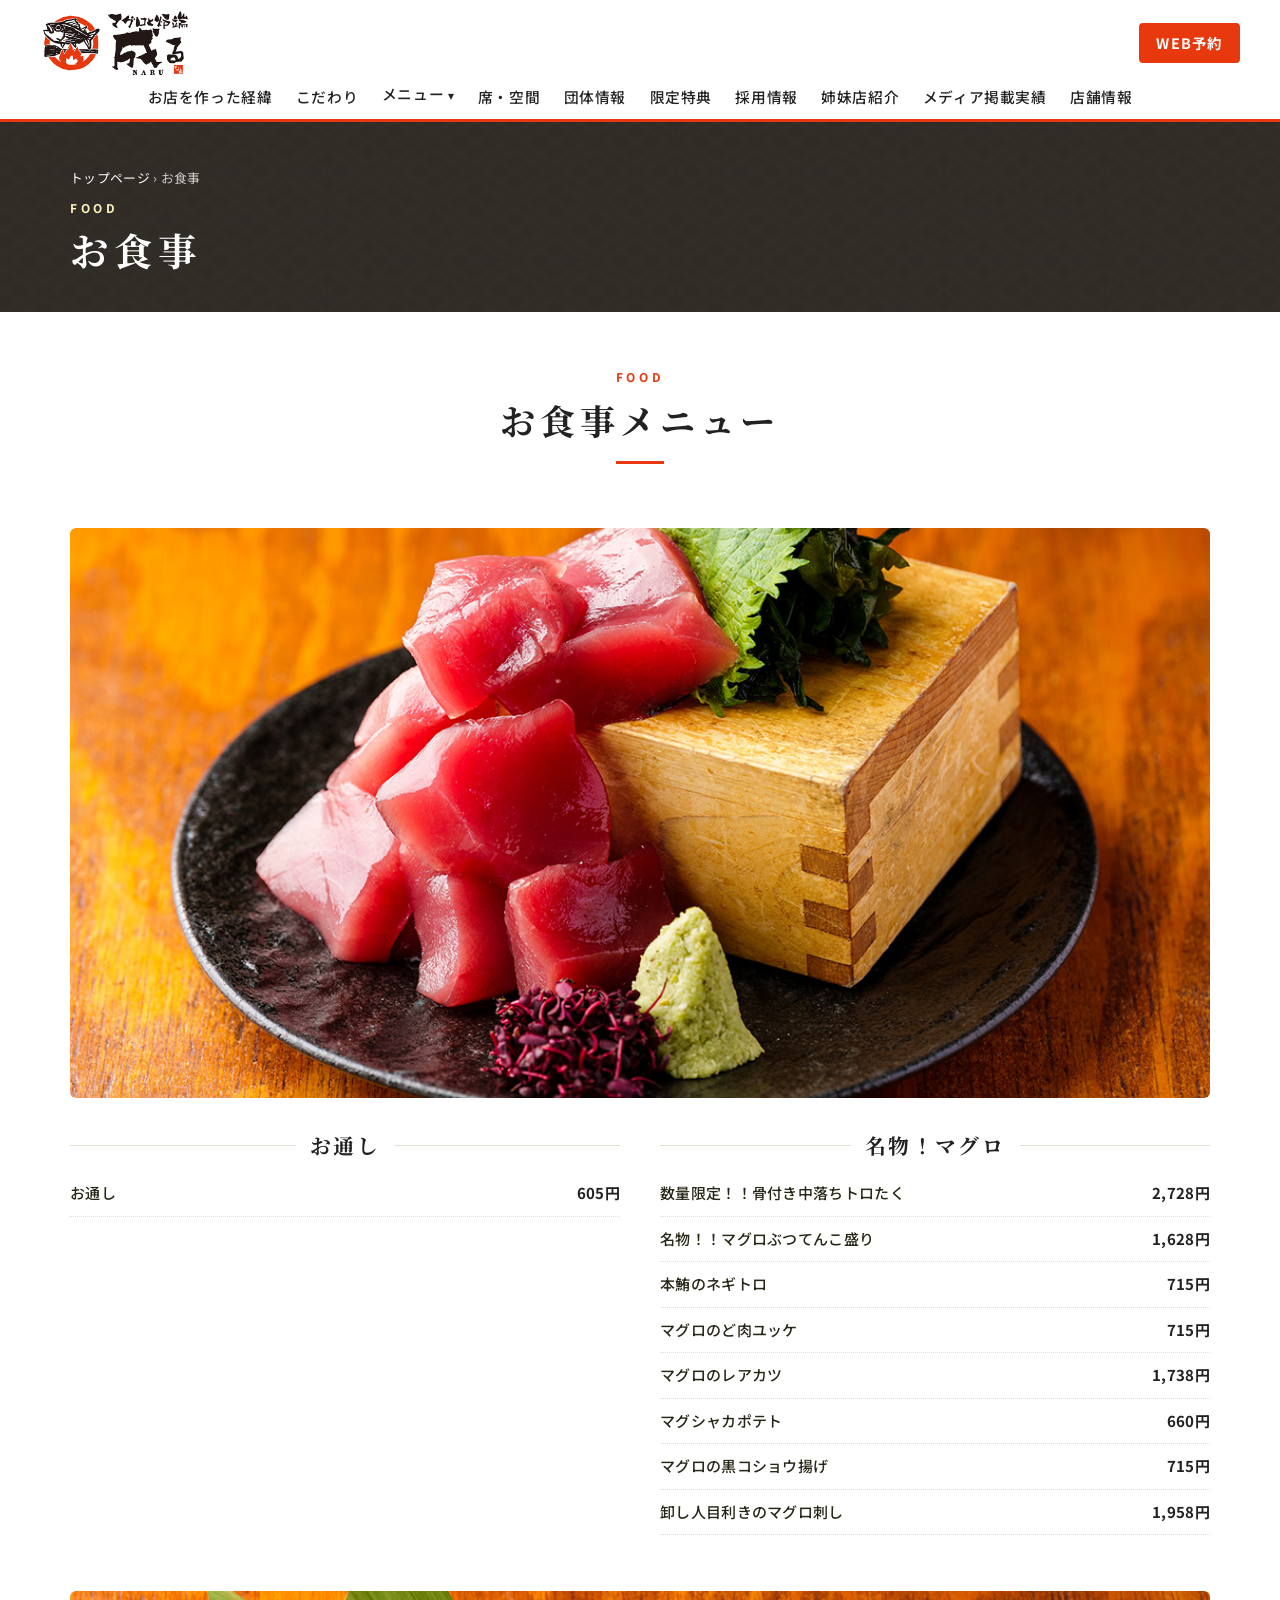
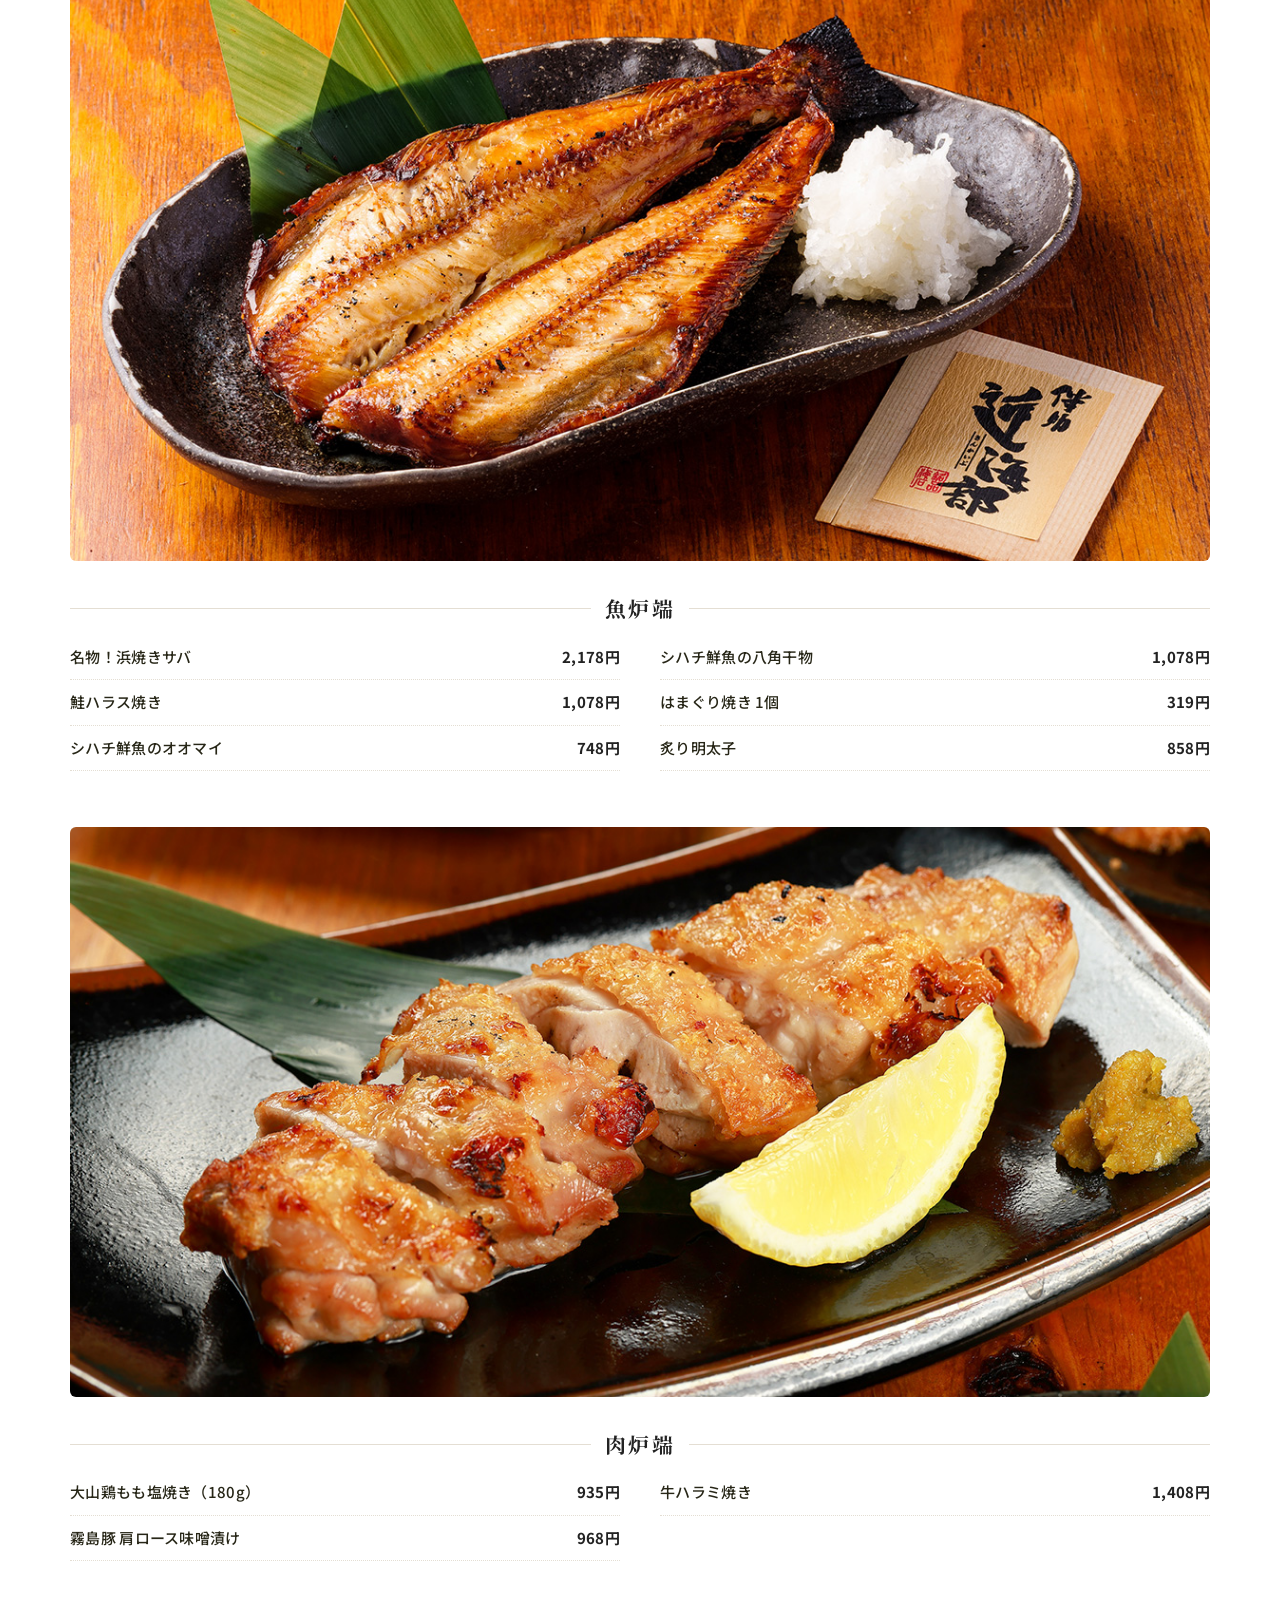
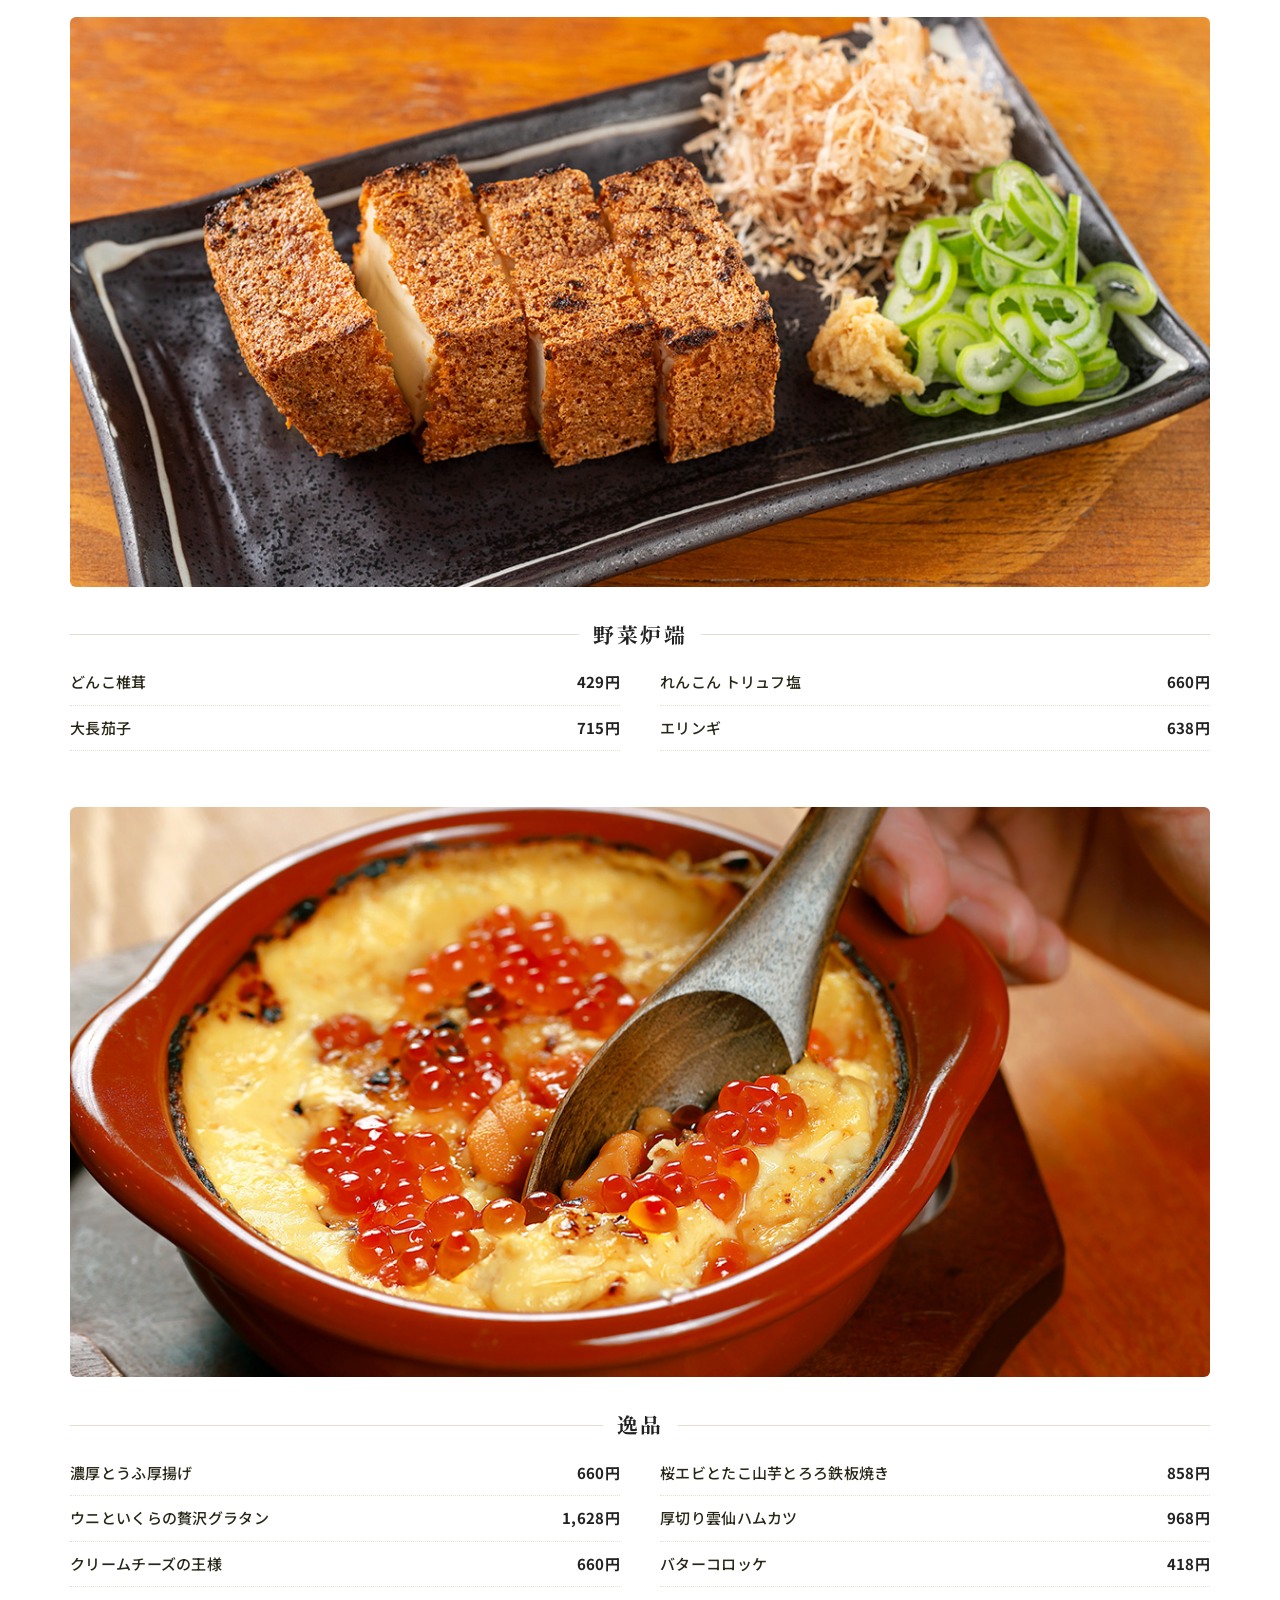
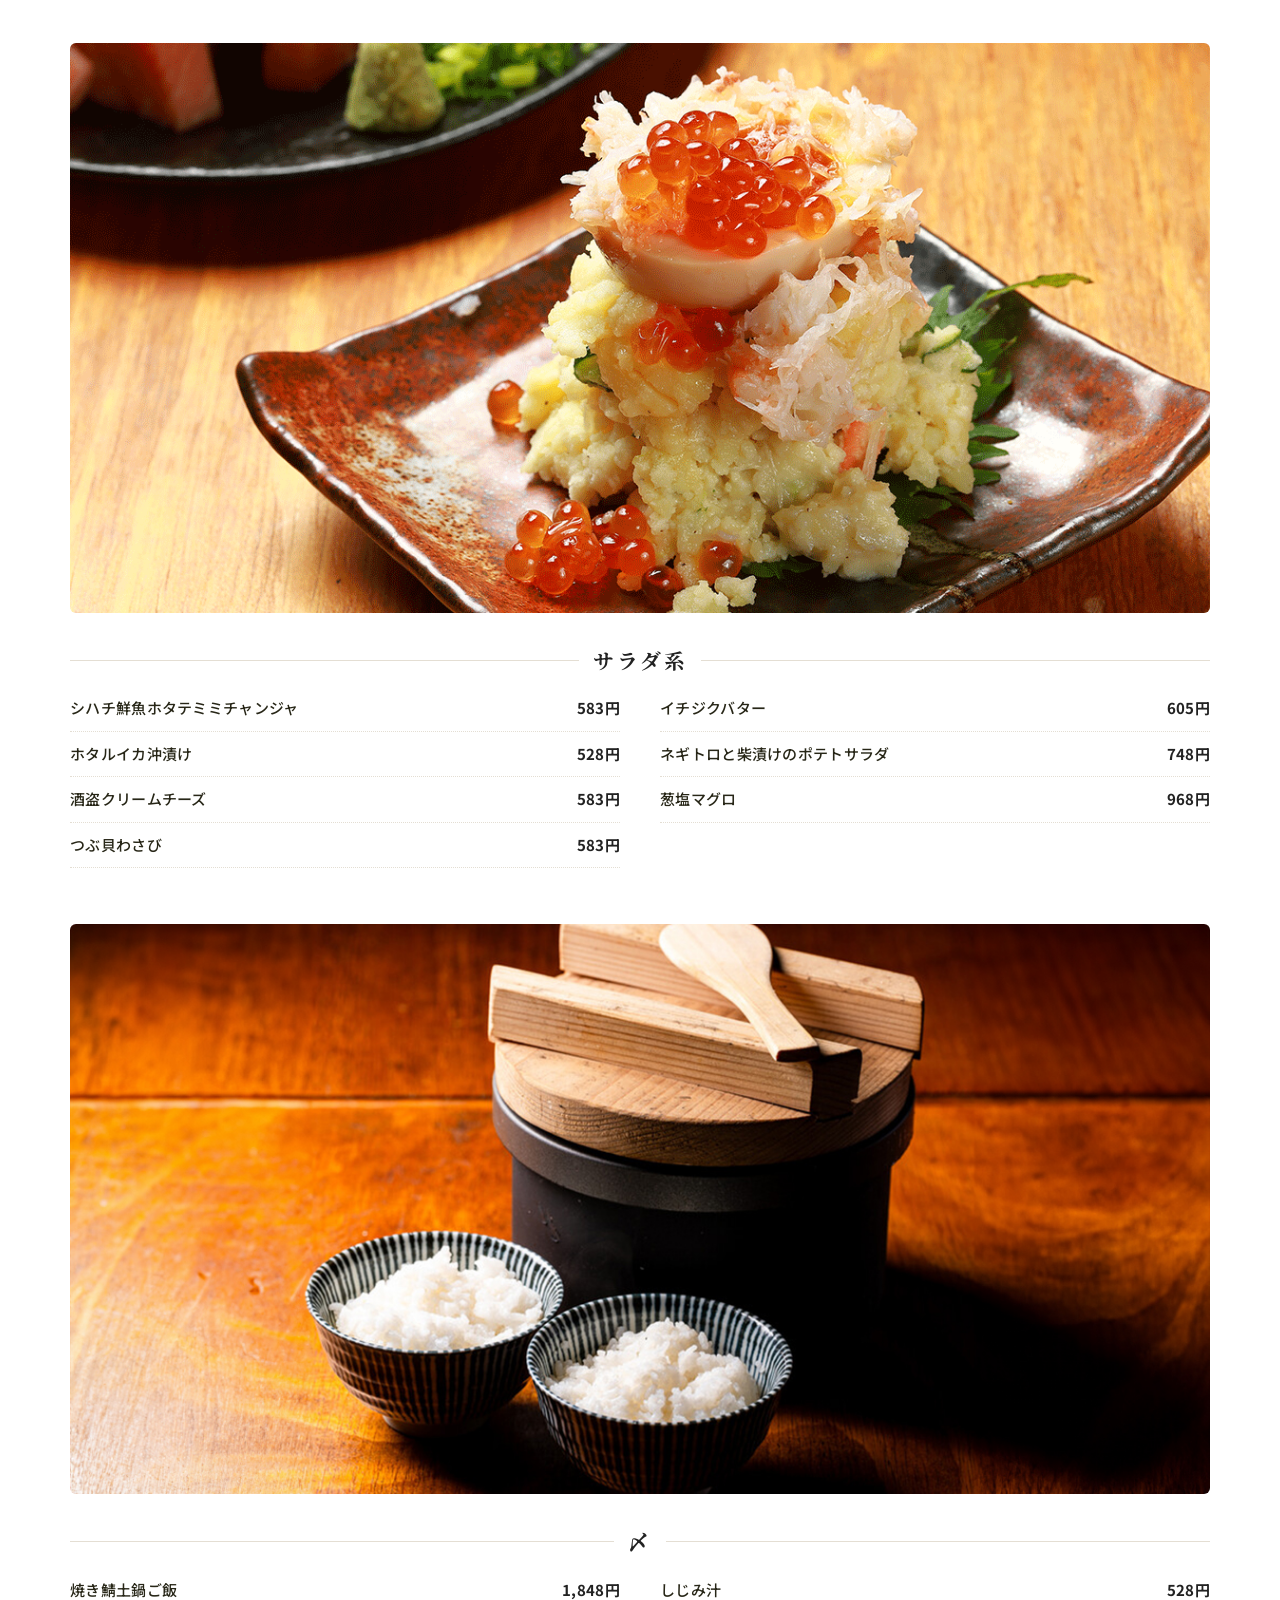
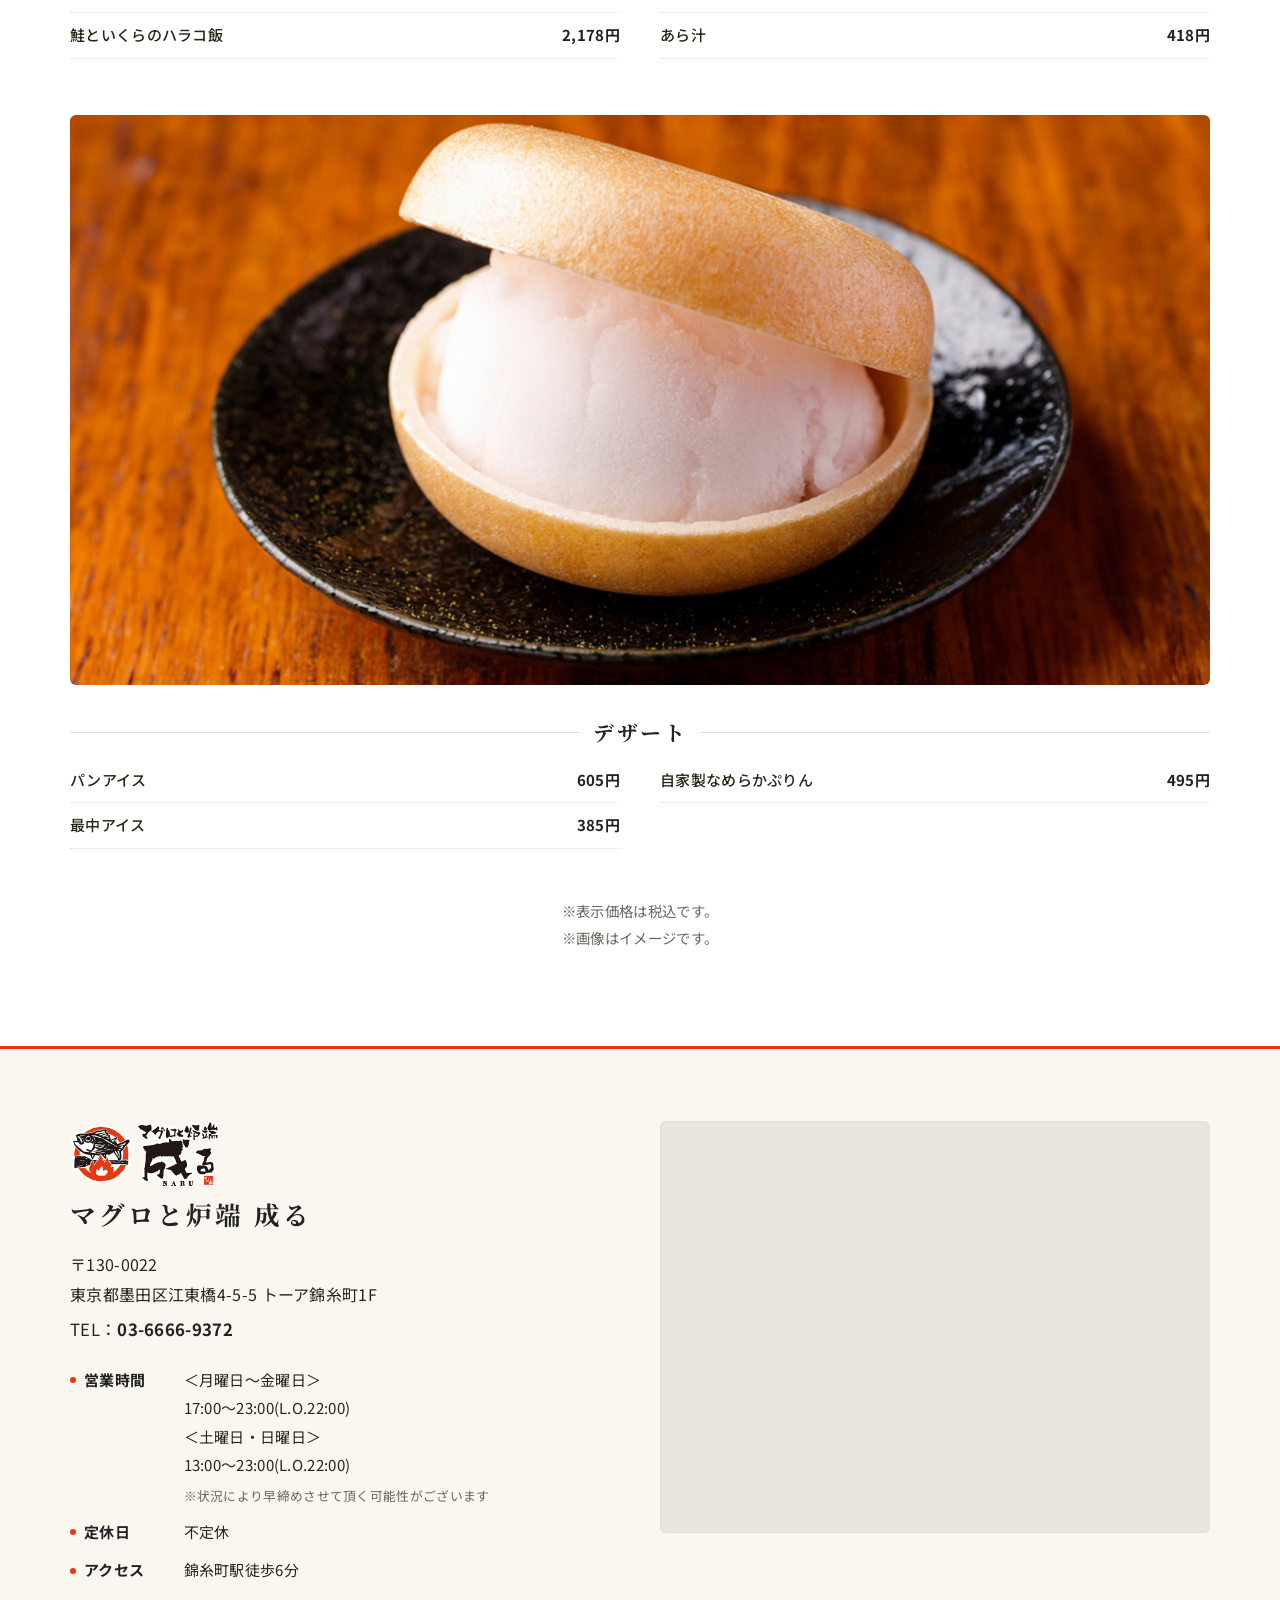
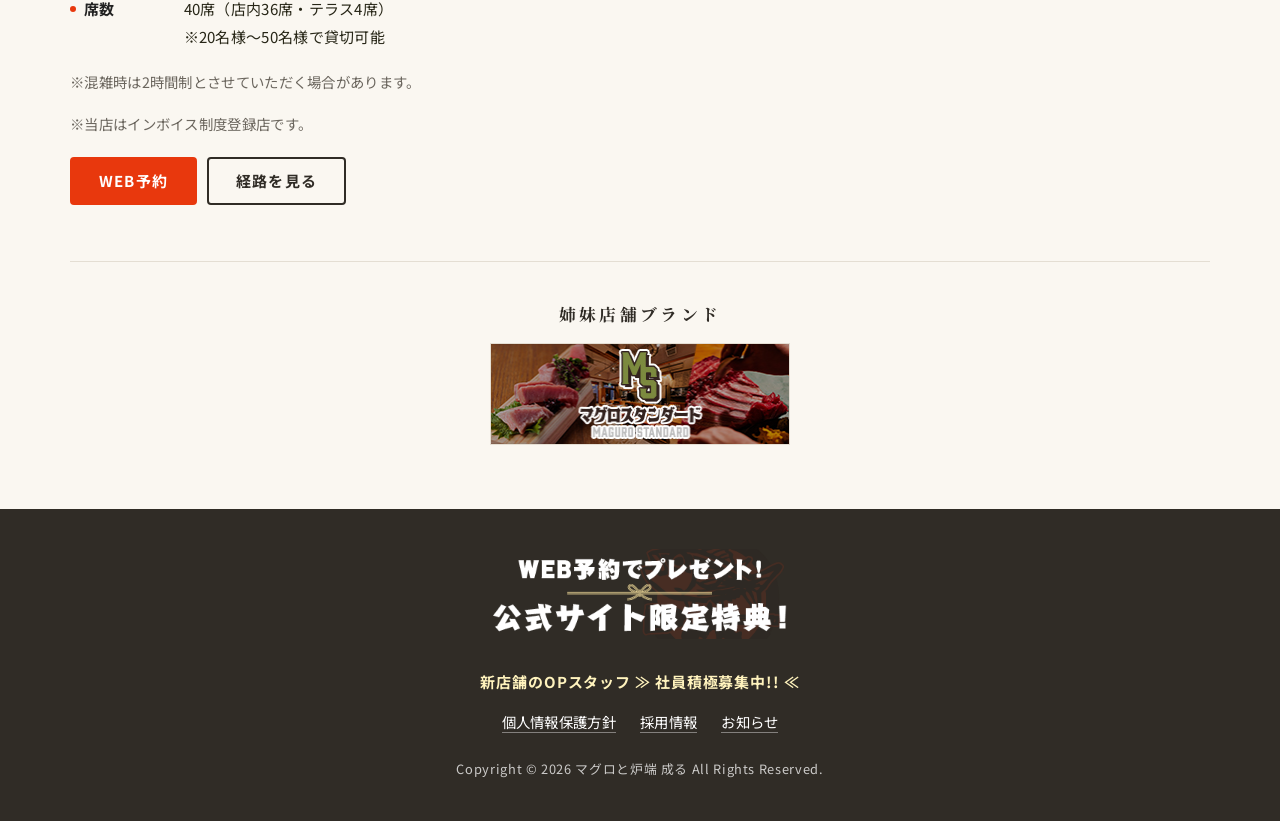
<file: food/index.html>
<!DOCTYPE html>
<html lang="ja">
<head>
<meta charset="UTF-8">
<meta name="viewport" content="width=device-width, initial-scale=1">
<title>お食事 | マグロと炉端 成る</title>
<meta name="description" content="お食事メニュー お通し 605円 名物！マグロ 数量限定！！骨付き中落ちトロたく 2,728円 名物！！マグロぶつてんこ盛り 1,628円 本鮪のネギトロ 715円 マグロのど肉ユッケ 715円 ほか。">
<meta property="og:type" content="website">
<meta property="og:site_name" content="マグロと炉端 成る">
<meta property="og:title" content="お食事 | マグロと炉端 成る">
<meta property="og:description" content="お食事メニュー お通し 605円 名物！マグロ 数量限定！！骨付き中落ちトロたく 2,728円 名物！！マグロぶつてんこ盛り 1,628円 本鮪のネギトロ 715円 マグロのど肉ユッケ 715円 ほか。">
<meta property="og:image" content="https://maguro-robata-naru.com/images/food-sashimi.jpg">
<meta property="og:url" content="https://maguro-robata-naru.com/food/">
<meta name="twitter:card" content="summary_large_image">
<link rel="canonical" href="https://maguro-robata-naru.com/food/">
<link rel="icon" href="../images/logo.svg" type="image/svg+xml">
<link rel="preconnect" href="https://fonts.googleapis.com">
<link rel="preconnect" href="https://fonts.gstatic.com" crossorigin>
<link href="https://fonts.googleapis.com/css2?family=Noto+Sans+JP:wght@400;500;700;900&family=Noto+Serif+JP:wght@600;800&display=swap" rel="stylesheet">
<link rel="stylesheet" href="../css/style.css">
</head>
<body>
<header class="site-header" id="pagetop">
  <div class="header-inner">
    <a class="brand" href="../"><img src="../images/logo.svg" alt="マグロと炉端 成る" width="150" height="66"></a>
    <a class="btn btn-reserve header-reserve" href="https://yoyaku.tabelog.com/yoyaku/net_booking_form/index?rcd=13255968" target="_blank" rel="noopener">WEB予約</a>
    <button class="nav-toggle" type="button" aria-controls="global-nav" aria-expanded="false"><span></span><span></span><span></span><span class="sr-only">メニューを開く</span></button>
    <nav class="global-nav" id="global-nav" aria-label="グローバルナビゲーション">
      <ul>
        <li><a href="../story/">お店を作った経緯</a></li>
        <li><a href="../concept/">こだわり</a></li>
        <li class="has-sub">
          <button type="button" class="sub-toggle" aria-expanded="false">メニュー</button>
          <ul class="sub">
            <li><a href="../course/">コース</a></li>
            <li><a href="../food/">お食事</a></li>
            <li><a href="../drink/">お飲み物</a></li>
          </ul>
        </li>
        <li><a href="../table/">席・空間</a></li>
        <li><a href="../group/">団体情報</a></li>
        <li><a href="../special/">限定特典</a></li>
        <li><a href="https://pay-it-forward-corporate.com/recruit/" target="_blank" rel="noopener">採用情報</a></li>
        <li><a href="../sister-store/">姉妹店紹介</a></li>
        <li><a href="../media/">メディア掲載実績</a></li>
        <li><a href="#info">店舗情報</a></li>
      </ul>
      <a class="btn btn-reserve nav-reserve" href="https://yoyaku.tabelog.com/yoyaku/net_booking_form/index?rcd=13255968" target="_blank" rel="noopener">WEB予約</a>
    </nav>
  </div>
</header>
<main>
<div class="page-head">
  <div class="container">
    <p class="crumb"><a href="../">トップページ</a> › お食事</p>
    <h1><span class="en">FOOD</span>お食事</h1>
  </div>
</div>
<div class="page-body">
<div class="container">
<h2 class="section-title is-center"><span class="en">FOOD</span>お食事メニュー</h2>
<div class="menu-block">
  <div class="menu-photo"><img src="../images/food-sashimi.jpg" alt="お通し" width="1200" height="600" loading="lazy"></div>
  <section class="menu-cat">
    <h2>お通し</h2>
    <ul class="price-list">
      <li><span class="name">お通し</span><span class="price">605円</span></li>
    </ul>
  </section>
  <section class="menu-cat">
    <h2>名物！マグロ</h2>
    <ul class="price-list">
      <li><span class="name">数量限定！！骨付き中落ちトロたく</span><span class="price">2,728円</span></li>
      <li><span class="name">名物！！マグロぶつてんこ盛り</span><span class="price">1,628円</span></li>
      <li><span class="name">本鮪のネギトロ</span><span class="price">715円</span></li>
      <li><span class="name">マグロのど肉ユッケ</span><span class="price">715円</span></li>
      <li><span class="name">マグロのレアカツ</span><span class="price">1,738円</span></li>
      <li><span class="name">マグシャカポテト</span><span class="price">660円</span></li>
      <li><span class="name">マグロの黒コショウ揚げ</span><span class="price">715円</span></li>
      <li><span class="name">卸し人目利きのマグロ刺し</span><span class="price">1,958円</span></li>
    </ul>
  </section>
</div>
<div class="menu-block">
  <div class="menu-photo"><img src="../images/food-himono.jpg" alt="魚炉端" width="1200" height="600" loading="lazy"></div>
  <section class="menu-cat">
    <h2>魚炉端</h2>
    <ul class="price-list">
      <li><span class="name">名物！浜焼きサバ</span><span class="price">2,178円</span></li>
      <li><span class="name">鮭ハラス焼き</span><span class="price">1,078円</span></li>
      <li><span class="name">シハチ鮮魚のオオマイ</span><span class="price">748円</span></li>
      <li><span class="name">シハチ鮮魚の八角干物</span><span class="price">1,078円</span></li>
      <li><span class="name">はまぐり焼き 1個</span><span class="price">319円</span></li>
      <li><span class="name">炙り明太子</span><span class="price">858円</span></li>
    </ul>
  </section>
</div>
<div class="menu-block">
  <div class="menu-photo"><img src="../images/food-niku.jpg" alt="肉炉端" width="1200" height="600" loading="lazy"></div>
  <section class="menu-cat">
    <h2>肉炉端</h2>
    <ul class="price-list">
      <li><span class="name">大山鶏もも塩焼き（180g）</span><span class="price">935円</span></li>
      <li><span class="name">霧島豚 肩ロース味噌漬け</span><span class="price">968円</span></li>
      <li><span class="name">牛ハラミ焼き</span><span class="price">1,408円</span></li>
    </ul>
  </section>
</div>
<div class="menu-block">
  <div class="menu-photo"><img src="../images/food-yasai.jpg" alt="野菜炉端" width="1200" height="600" loading="lazy"></div>
  <section class="menu-cat">
    <h2>野菜炉端</h2>
    <ul class="price-list">
      <li><span class="name">どんこ椎茸</span><span class="price">429円</span></li>
      <li><span class="name">大長茄子</span><span class="price">715円</span></li>
      <li><span class="name">れんこん トリュフ塩</span><span class="price">660円</span></li>
      <li><span class="name">エリンギ</span><span class="price">638円</span></li>
    </ul>
  </section>
</div>
<div class="menu-block">
  <div class="menu-photo"><img src="../images/food-ippin.jpg" alt="逸品" width="1200" height="600" loading="lazy"></div>
  <section class="menu-cat">
    <h2>逸品</h2>
    <ul class="price-list">
      <li><span class="name">濃厚とうふ厚揚げ</span><span class="price">660円</span></li>
      <li><span class="name">ウニといくらの贅沢グラタン</span><span class="price">1,628円</span></li>
      <li><span class="name">クリームチーズの王様</span><span class="price">660円</span></li>
      <li><span class="name">桜エビとたこ山芋とろろ鉄板焼き</span><span class="price">858円</span></li>
      <li><span class="name">厚切り雲仙ハムカツ</span><span class="price">968円</span></li>
      <li><span class="name">バターコロッケ</span><span class="price">418円</span></li>
    </ul>
  </section>
</div>
<div class="menu-block">
  <div class="menu-photo"><img src="../images/food-salad.png" alt="サラダ系" width="1200" height="600" loading="lazy"></div>
  <section class="menu-cat">
    <h2>サラダ系</h2>
    <ul class="price-list">
      <li><span class="name">シハチ鮮魚ホタテミミチャンジャ</span><span class="price">583円</span></li>
      <li><span class="name">ホタルイカ沖漬け</span><span class="price">528円</span></li>
      <li><span class="name">酒盗クリームチーズ</span><span class="price">583円</span></li>
      <li><span class="name">つぶ貝わさび</span><span class="price">583円</span></li>
      <li><span class="name">イチジクバター</span><span class="price">605円</span></li>
      <li><span class="name">ネギトロと柴漬けのポテトサラダ</span><span class="price">748円</span></li>
      <li><span class="name">葱塩マグロ</span><span class="price">968円</span></li>
    </ul>
  </section>
</div>
<div class="menu-block">
  <div class="menu-photo"><img src="../images/food-gohan.jpg" alt="〆の土鍋ご飯" width="1200" height="600" loading="lazy"></div>
  <section class="menu-cat">
    <h2>〆</h2>
    <ul class="price-list">
      <li><span class="name">焼き鯖土鍋ご飯</span><span class="price">1,848円</span></li>
      <li><span class="name">鮭といくらのハラコ飯</span><span class="price">2,178円</span></li>
      <li><span class="name">しじみ汁</span><span class="price">528円</span></li>
      <li><span class="name">あら汁</span><span class="price">418円</span></li>
    </ul>
  </section>
</div>
<div class="menu-block">
  <div class="menu-photo"><img src="../images/food-dessert.jpg" alt="デザート" width="1200" height="600" loading="lazy"></div>
  <section class="menu-cat">
    <h2>デザート</h2>
    <ul class="price-list">
      <li><span class="name">パンアイス</span><span class="price">605円</span></li>
      <li><span class="name">最中アイス</span><span class="price">385円</span></li>
      <li><span class="name">自家製なめらかぷりん</span><span class="price">495円</span></li>
    </ul>
  </section>
</div>
<p class="menu-notes">※表示価格は税込です。<br>※画像はイメージです。</p>
</div>
</div>
</main>
<section class="info" id="info">
  <div class="container">
    <div class="info-grid">
      <div class="info-text">
        <img class="info-logo" src="../images/logo.svg" alt="" width="150" height="66">
        <h2>マグロと炉端 成る</h2>
        <p class="info-addr">〒130-0022<br>東京都墨田区江東橋4-5-5 トーア錦糸町1F</p>
        <p class="info-tel">TEL：<a href="tel:03-6666-9372">03-6666-9372</a></p>
        <dl>
          <dt>営業時間</dt>
          <dd>＜月曜日〜金曜日＞<br>17:00～23:00(L.O.22:00)<br>＜土曜日・日曜日＞<br>13:00～23:00(L.O.22:00)<small>※状況により早締めさせて頂く可能性がございます</small></dd>
          <dt>定休日</dt>
          <dd>不定休</dd>
          <dt>アクセス</dt>
          <dd>錦糸町駅徒歩6分</dd>
          <dt>席数</dt>
          <dd>40席（店内36席・テラス4席）<br>※20名様〜50名様で貸切可能</dd>
        </dl>
        <p class="info-note">※混雑時は2時間制とさせていただく場合があります。</p>
        <p class="info-note">※当店はインボイス制度登録店です。</p>
        <div class="info-actions">
          <a class="btn btn-reserve" href="https://yoyaku.tabelog.com/yoyaku/net_booking_form/index?rcd=13255968" target="_blank" rel="noopener">WEB予約</a>
          <a class="btn btn-dark" href="https://maps.google.com/maps/dir//%E3%83%9E%E3%82%B0%E3%83%AD%E3%81%A8%E7%82%89%E7%AB%AF%E6%88%90%E3%82%8B%20%E3%80%92130-0022%20%E6%9D%B1%E4%BA%AC%E9%83%BD%E5%A2%A8%E7%94%B0%E5%8C%BA%E6%B1%9F%E6%9D%B1%E6%A9%8B4-5-5%20%E3%83%88%E3%83%BC%E3%82%A2%E9%8C%A6%E7%B3%B8%E7%94%BA%201F/@35.6939247,139.818008,17z" target="_blank" rel="noopener">経路を見る</a>
        </div>
      </div>
      <div class="info-map">
        <iframe src="https://www.google.com/maps?q=%E6%9D%B1%E4%BA%AC%E9%83%BD%E5%A2%A8%E7%94%B0%E5%8C%BA%E6%B1%9F%E6%9D%B1%E6%A9%8B4-5-5%20%E3%83%88%E3%83%BC%E3%82%A2%E9%8C%A6%E7%B3%B8%E7%94%BA1F&output=embed" title="マグロと炉端 成る 地図" loading="lazy" allowfullscreen referrerpolicy="no-referrer-when-downgrade"></iframe>
      </div>
    </div>
    <div class="sister-brand">
      <h2>姉妹店舗ブランド</h2>
      <a href="https://maguro-standard.com/" target="_blank" rel="noopener"><img src="../images/maguro-standard-banner-2.jpg" alt="マグロスタンダード" width="300" height="100"></a>
    </div>
  </div>
</section>
<footer class="site-footer">
  <div class="container">
    <a class="footer-bnr" href="../special/"><img src="../images/special-banner.png" alt="公式サイト限定特典" width="300" height="90"></a>
    <p class="footer-recruit"><a href="https://pay-it-forward-corporate.com/recruit/" target="_blank" rel="noopener">新店舗のOPスタッフ ≫ 社員積極募集中!! ≪</a></p>
    <ul class="footer-links">
      <li><a href="../privacy/">個人情報保護方針</a></li>
      <li><a href="https://pay-it-forward-corporate.com/recruit/" target="_blank" rel="noopener">採用情報</a></li>
      <li><a href="../information/">お知らせ</a></li>
    </ul>
    <p class="copyright">Copyright © 2026 マグロと炉端 成る All Rights Reserved.</p>
  </div>
  <a href="#pagetop" class="pagetop" aria-label="ページ上部へ">▲</a>
</footer>
<nav class="mobile-bar" aria-label="クイックメニュー">
  <a href="tel:03-6666-9372"><svg viewBox="0 0 24 24" fill="none" stroke="currentColor" stroke-width="2" stroke-linecap="round" stroke-linejoin="round" aria-hidden="true"><path d="M22 16.9v3a2 2 0 0 1-2.2 2 19.8 19.8 0 0 1-8.6-3.1 19.5 19.5 0 0 1-6-6A19.8 19.8 0 0 1 2.1 4.2 2 2 0 0 1 4.1 2h3a2 2 0 0 1 2 1.7c.1.9.4 1.8.7 2.7a2 2 0 0 1-.5 2.1L8.1 9.8a16 16 0 0 0 6 6l1.3-1.3a2 2 0 0 1 2.1-.4c.9.3 1.8.6 2.7.7a2 2 0 0 1 1.8 2z"/></svg>電話</a>
  <a href="https://maps.google.com/maps/dir//%E3%83%9E%E3%82%B0%E3%83%AD%E3%81%A8%E7%82%89%E7%AB%AF%E6%88%90%E3%82%8B%20%E3%80%92130-0022%20%E6%9D%B1%E4%BA%AC%E9%83%BD%E5%A2%A8%E7%94%B0%E5%8C%BA%E6%B1%9F%E6%9D%B1%E6%A9%8B4-5-5%20%E3%83%88%E3%83%BC%E3%82%A2%E9%8C%A6%E7%B3%B8%E7%94%BA%201F/@35.6939247,139.818008,17z" target="_blank" rel="noopener"><svg viewBox="0 0 24 24" fill="none" stroke="currentColor" stroke-width="2" stroke-linecap="round" stroke-linejoin="round" aria-hidden="true"><path d="M21 10c0 7-9 13-9 13S3 17 3 10a9 9 0 0 1 18 0z"/><circle cx="12" cy="10" r="3"/></svg>地図</a>
  <a href="https://yoyaku.tabelog.com/yoyaku/net_booking_form/index?rcd=13255968" target="_blank" rel="noopener"><svg viewBox="0 0 24 24" fill="none" stroke="currentColor" stroke-width="2" stroke-linecap="round" stroke-linejoin="round" aria-hidden="true"><rect x="3" y="4" width="18" height="18" rx="2"/><path d="M16 2v4M8 2v4M3 10h18"/></svg>WEB予約</a>
</nav>
<script src="../js/main.js"></script>
</body>
</html>
</file>
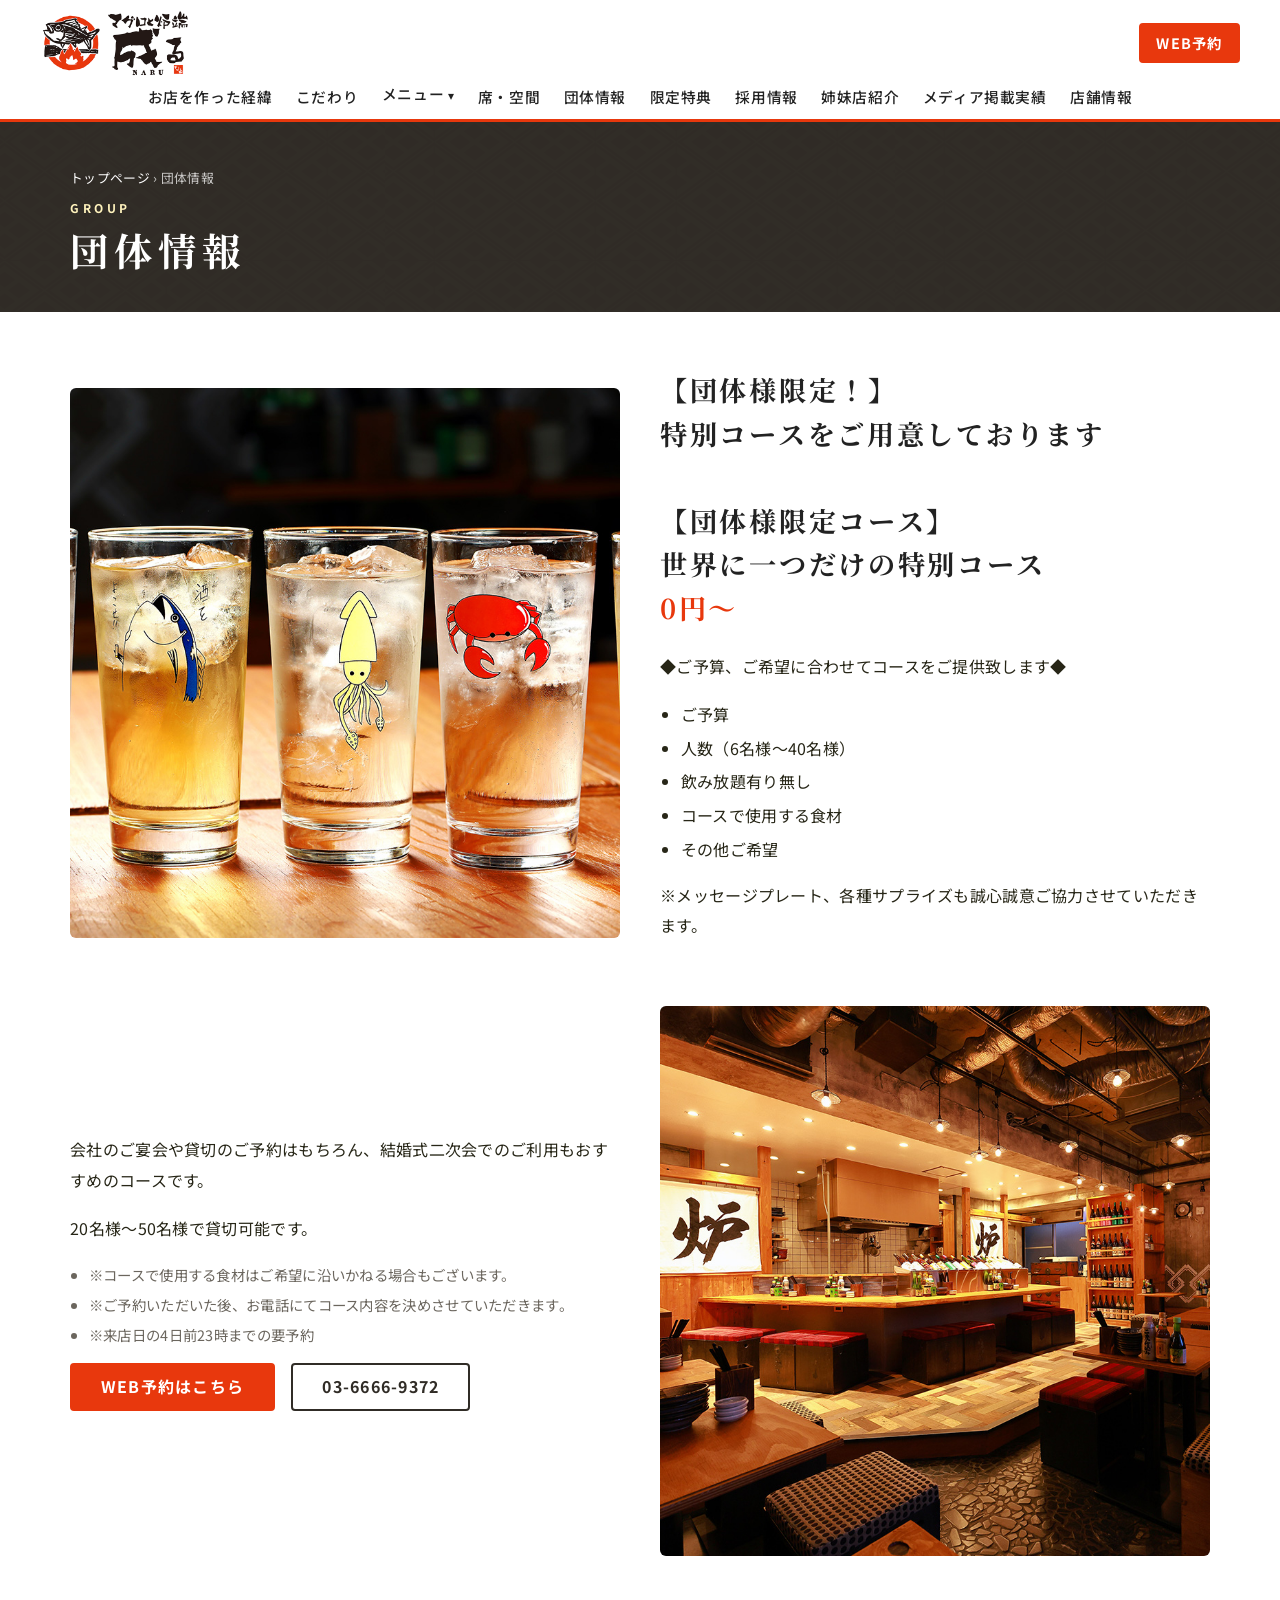
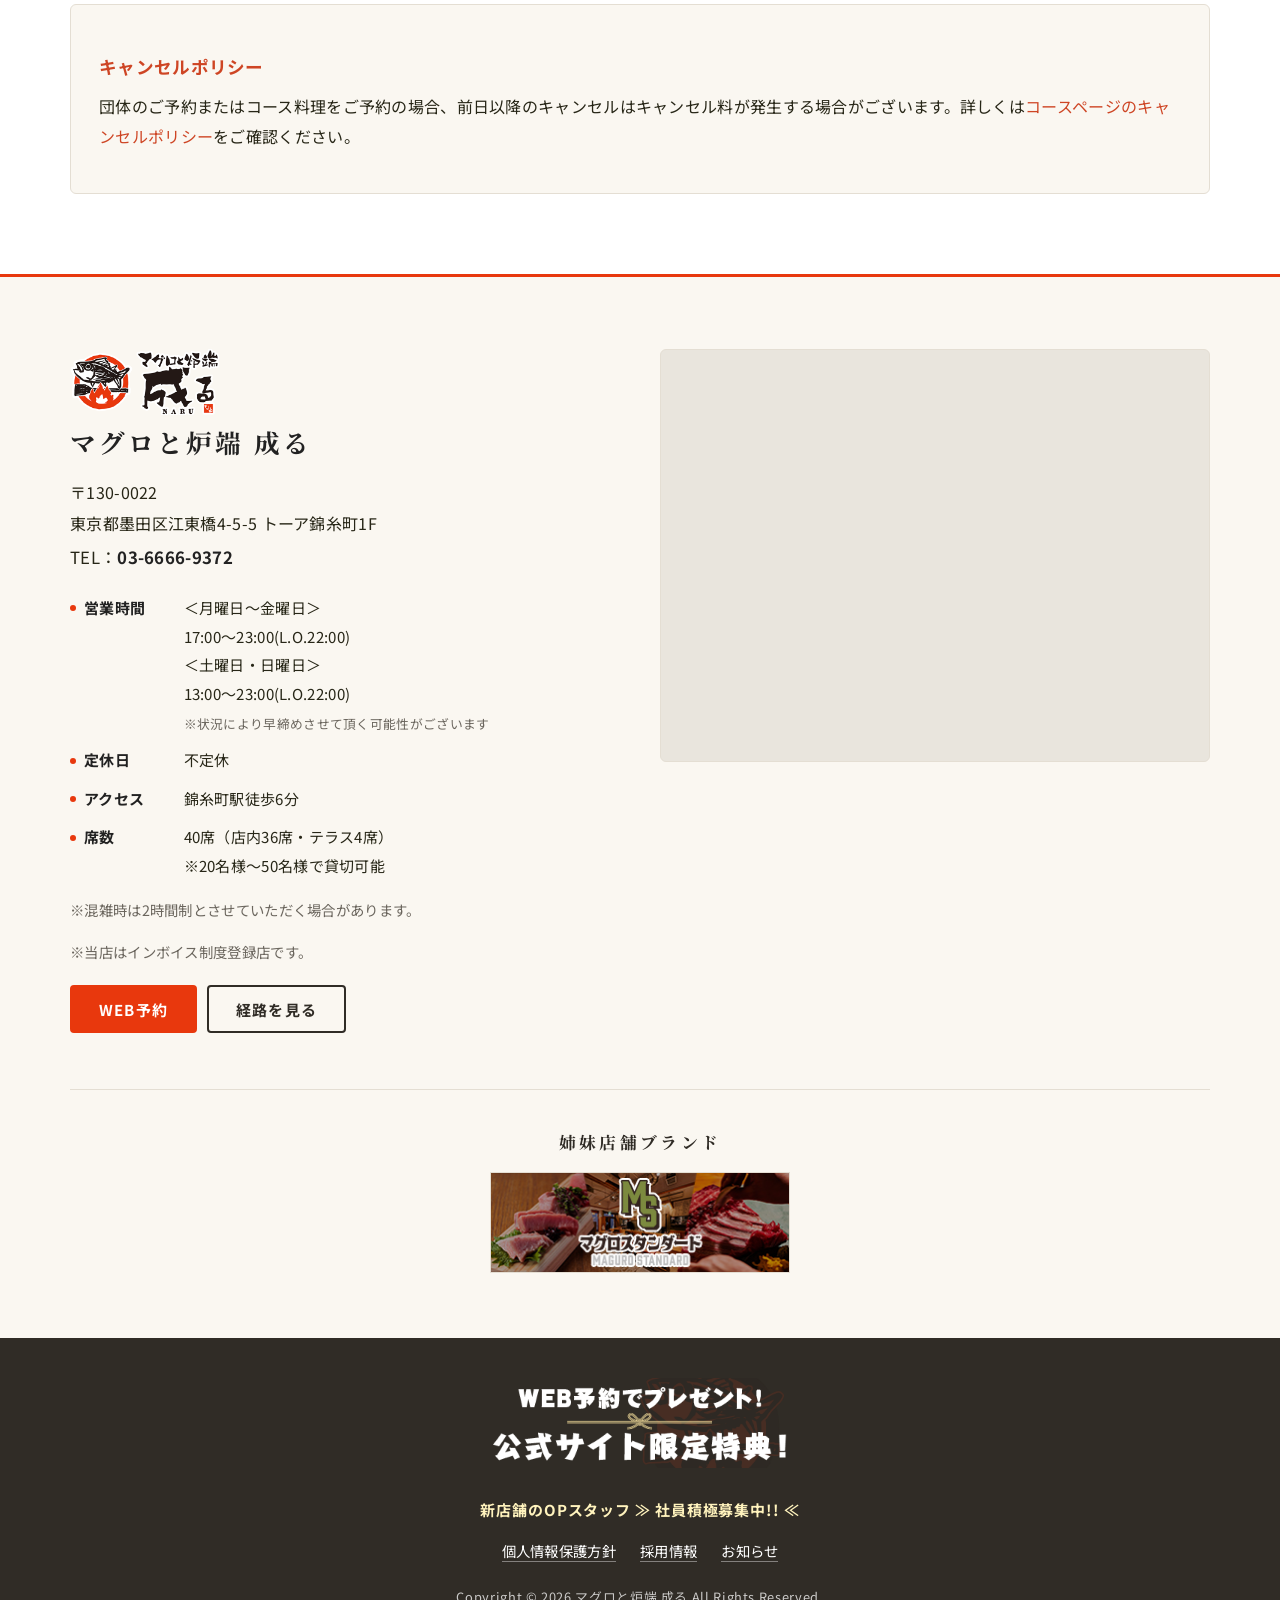
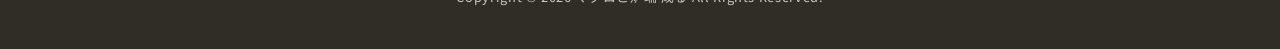
<file: group/index.html>
<!DOCTYPE html>
<html lang="ja">
<head>
<meta charset="UTF-8">
<meta name="viewport" content="width=device-width, initial-scale=1">
<title>団体情報 | マグロと炉端 成る</title>
<meta name="description" content="団体情報 【団体様限定！】特別コースをご用意しております。世界に一つだけの特別コース 0円～。ご予算、ご希望に合わせてコースをご提供致します。20名様〜50名様で貸切可能です。">
<meta property="og:type" content="website">
<meta property="og:site_name" content="マグロと炉端 成る">
<meta property="og:title" content="団体情報 | マグロと炉端 成る">
<meta property="og:description" content="団体情報 【団体様限定！】特別コースをご用意しております。世界に一つだけの特別コース 0円～。ご予算、ご希望に合わせてコースをご提供致します。20名様〜50名様で貸切可能です。">
<meta property="og:image" content="https://maguro-robata-naru.com/images/group-01.jpg">
<meta property="og:url" content="https://maguro-robata-naru.com/group/">
<meta name="twitter:card" content="summary_large_image">
<link rel="canonical" href="https://maguro-robata-naru.com/group/">
<link rel="icon" href="../images/logo.svg" type="image/svg+xml">
<link rel="preconnect" href="https://fonts.googleapis.com">
<link rel="preconnect" href="https://fonts.gstatic.com" crossorigin>
<link href="https://fonts.googleapis.com/css2?family=Noto+Sans+JP:wght@400;500;700;900&family=Noto+Serif+JP:wght@600;800&display=swap" rel="stylesheet">
<link rel="stylesheet" href="../css/style.css">
</head>
<body>
<header class="site-header" id="pagetop">
  <div class="header-inner">
    <a class="brand" href="../"><img src="../images/logo.svg" alt="マグロと炉端 成る" width="150" height="66"></a>
    <a class="btn btn-reserve header-reserve" href="https://yoyaku.tabelog.com/yoyaku/net_booking_form/index?rcd=13255968" target="_blank" rel="noopener">WEB予約</a>
    <button class="nav-toggle" type="button" aria-controls="global-nav" aria-expanded="false"><span></span><span></span><span></span><span class="sr-only">メニューを開く</span></button>
    <nav class="global-nav" id="global-nav" aria-label="グローバルナビゲーション">
      <ul>
        <li><a href="../story/">お店を作った経緯</a></li>
        <li><a href="../concept/">こだわり</a></li>
        <li class="has-sub">
          <button type="button" class="sub-toggle" aria-expanded="false">メニュー</button>
          <ul class="sub">
            <li><a href="../course/">コース</a></li>
            <li><a href="../food/">お食事</a></li>
            <li><a href="../drink/">お飲み物</a></li>
          </ul>
        </li>
        <li><a href="../table/">席・空間</a></li>
        <li><a href="../group/">団体情報</a></li>
        <li><a href="../special/">限定特典</a></li>
        <li><a href="https://pay-it-forward-corporate.com/recruit/" target="_blank" rel="noopener">採用情報</a></li>
        <li><a href="../sister-store/">姉妹店紹介</a></li>
        <li><a href="../media/">メディア掲載実績</a></li>
        <li><a href="#info">店舗情報</a></li>
      </ul>
      <a class="btn btn-reserve nav-reserve" href="https://yoyaku.tabelog.com/yoyaku/net_booking_form/index?rcd=13255968" target="_blank" rel="noopener">WEB予約</a>
    </nav>
  </div>
</header>
<main>
<div class="page-head">
  <div class="container">
    <p class="crumb"><a href="../">トップページ</a> › 団体情報</p>
    <h1><span class="en">GROUP</span>団体情報</h1>
  </div>
</div>
<div class="page-body">
<div class="container">
<div class="split">
  <img src="../images/group-01.jpg" alt="団体様向け特別コース" width="800" height="800">
  <div class="prose">
    <h2>【団体様限定！】<br>特別コースをご用意しております</h2>
    <h2>【団体様限定コース】<br>世界に一つだけの特別コース<br><span style="color:var(--accent)">0円～</span></h2>
    <p>◆ご予算、ご希望に合わせてコースをご提供致します◆</p>
    <ul>
      <li>ご予算</li>
      <li>人数（6名様～40名様）</li>
      <li>飲み放題有り無し</li>
      <li>コースで使用する食材</li>
      <li>その他ご希望</li>
    </ul>
    <p>※メッセージプレート、各種サプライズも誠心誠意ご協力させていただきます。</p>
  </div>
</div>
<div class="split is-reverse">
  <img src="../images/group-02.jpg" alt="貸切・ご宴会のイメージ" width="800" height="800" loading="lazy">
  <div class="prose">
    <p>会社のご宴会や貸切のご予約はもちろん、結婚式二次会でのご利用もおすすめのコースです。</p>
    <p>20名様〜50名様で貸切可能です。</p>
    <ul class="note">
      <li>※コースで使用する食材はご希望に沿いかねる場合もございます。</li>
      <li>※ご予約いただいた後、お電話にてコース内容を決めさせていただきます。</li>
      <li>※来店日の4日前23時までの要予約</li>
    </ul>
    <p><a class="btn btn-reserve" href="https://yoyaku.tabelog.com/yoyaku/net_booking_form/index?rcd=13255968" target="_blank" rel="noopener">WEB予約はこちら</a>　<a class="btn btn-dark" href="tel:03-6666-9372">03-6666-9372</a></p>
  </div>
</div>
<div class="prose callout">
  <h3>キャンセルポリシー</h3>
  <p>団体のご予約またはコース料理をご予約の場合、前日以降のキャンセルはキャンセル料が発生する場合がございます。詳しくは<a href="../course/#cancel">コースページのキャンセルポリシー</a>をご確認ください。</p>
</div>
</div>
</div>
</main>
<section class="info" id="info">
  <div class="container">
    <div class="info-grid">
      <div class="info-text">
        <img class="info-logo" src="../images/logo.svg" alt="" width="150" height="66">
        <h2>マグロと炉端 成る</h2>
        <p class="info-addr">〒130-0022<br>東京都墨田区江東橋4-5-5 トーア錦糸町1F</p>
        <p class="info-tel">TEL：<a href="tel:03-6666-9372">03-6666-9372</a></p>
        <dl>
          <dt>営業時間</dt>
          <dd>＜月曜日〜金曜日＞<br>17:00～23:00(L.O.22:00)<br>＜土曜日・日曜日＞<br>13:00～23:00(L.O.22:00)<small>※状況により早締めさせて頂く可能性がございます</small></dd>
          <dt>定休日</dt>
          <dd>不定休</dd>
          <dt>アクセス</dt>
          <dd>錦糸町駅徒歩6分</dd>
          <dt>席数</dt>
          <dd>40席（店内36席・テラス4席）<br>※20名様〜50名様で貸切可能</dd>
        </dl>
        <p class="info-note">※混雑時は2時間制とさせていただく場合があります。</p>
        <p class="info-note">※当店はインボイス制度登録店です。</p>
        <div class="info-actions">
          <a class="btn btn-reserve" href="https://yoyaku.tabelog.com/yoyaku/net_booking_form/index?rcd=13255968" target="_blank" rel="noopener">WEB予約</a>
          <a class="btn btn-dark" href="https://maps.google.com/maps/dir//%E3%83%9E%E3%82%B0%E3%83%AD%E3%81%A8%E7%82%89%E7%AB%AF%E6%88%90%E3%82%8B%20%E3%80%92130-0022%20%E6%9D%B1%E4%BA%AC%E9%83%BD%E5%A2%A8%E7%94%B0%E5%8C%BA%E6%B1%9F%E6%9D%B1%E6%A9%8B4-5-5%20%E3%83%88%E3%83%BC%E3%82%A2%E9%8C%A6%E7%B3%B8%E7%94%BA%201F/@35.6939247,139.818008,17z" target="_blank" rel="noopener">経路を見る</a>
        </div>
      </div>
      <div class="info-map">
        <iframe src="https://www.google.com/maps?q=%E6%9D%B1%E4%BA%AC%E9%83%BD%E5%A2%A8%E7%94%B0%E5%8C%BA%E6%B1%9F%E6%9D%B1%E6%A9%8B4-5-5%20%E3%83%88%E3%83%BC%E3%82%A2%E9%8C%A6%E7%B3%B8%E7%94%BA1F&output=embed" title="マグロと炉端 成る 地図" loading="lazy" allowfullscreen referrerpolicy="no-referrer-when-downgrade"></iframe>
      </div>
    </div>
    <div class="sister-brand">
      <h2>姉妹店舗ブランド</h2>
      <a href="https://maguro-standard.com/" target="_blank" rel="noopener"><img src="../images/maguro-standard-banner-2.jpg" alt="マグロスタンダード" width="300" height="100"></a>
    </div>
  </div>
</section>
<footer class="site-footer">
  <div class="container">
    <a class="footer-bnr" href="../special/"><img src="../images/special-banner.png" alt="公式サイト限定特典" width="300" height="90"></a>
    <p class="footer-recruit"><a href="https://pay-it-forward-corporate.com/recruit/" target="_blank" rel="noopener">新店舗のOPスタッフ ≫ 社員積極募集中!! ≪</a></p>
    <ul class="footer-links">
      <li><a href="../privacy/">個人情報保護方針</a></li>
      <li><a href="https://pay-it-forward-corporate.com/recruit/" target="_blank" rel="noopener">採用情報</a></li>
      <li><a href="../information/">お知らせ</a></li>
    </ul>
    <p class="copyright">Copyright © 2026 マグロと炉端 成る All Rights Reserved.</p>
  </div>
  <a href="#pagetop" class="pagetop" aria-label="ページ上部へ">▲</a>
</footer>
<nav class="mobile-bar" aria-label="クイックメニュー">
  <a href="tel:03-6666-9372"><svg viewBox="0 0 24 24" fill="none" stroke="currentColor" stroke-width="2" stroke-linecap="round" stroke-linejoin="round" aria-hidden="true"><path d="M22 16.9v3a2 2 0 0 1-2.2 2 19.8 19.8 0 0 1-8.6-3.1 19.5 19.5 0 0 1-6-6A19.8 19.8 0 0 1 2.1 4.2 2 2 0 0 1 4.1 2h3a2 2 0 0 1 2 1.7c.1.9.4 1.8.7 2.7a2 2 0 0 1-.5 2.1L8.1 9.8a16 16 0 0 0 6 6l1.3-1.3a2 2 0 0 1 2.1-.4c.9.3 1.8.6 2.7.7a2 2 0 0 1 1.8 2z"/></svg>電話</a>
  <a href="https://maps.google.com/maps/dir//%E3%83%9E%E3%82%B0%E3%83%AD%E3%81%A8%E7%82%89%E7%AB%AF%E6%88%90%E3%82%8B%20%E3%80%92130-0022%20%E6%9D%B1%E4%BA%AC%E9%83%BD%E5%A2%A8%E7%94%B0%E5%8C%BA%E6%B1%9F%E6%9D%B1%E6%A9%8B4-5-5%20%E3%83%88%E3%83%BC%E3%82%A2%E9%8C%A6%E7%B3%B8%E7%94%BA%201F/@35.6939247,139.818008,17z" target="_blank" rel="noopener"><svg viewBox="0 0 24 24" fill="none" stroke="currentColor" stroke-width="2" stroke-linecap="round" stroke-linejoin="round" aria-hidden="true"><path d="M21 10c0 7-9 13-9 13S3 17 3 10a9 9 0 0 1 18 0z"/><circle cx="12" cy="10" r="3"/></svg>地図</a>
  <a href="https://yoyaku.tabelog.com/yoyaku/net_booking_form/index?rcd=13255968" target="_blank" rel="noopener"><svg viewBox="0 0 24 24" fill="none" stroke="currentColor" stroke-width="2" stroke-linecap="round" stroke-linejoin="round" aria-hidden="true"><rect x="3" y="4" width="18" height="18" rx="2"/><path d="M16 2v4M8 2v4M3 10h18"/></svg>WEB予約</a>
</nav>
<script src="../js/main.js"></script>
</body>
</html>
</file>
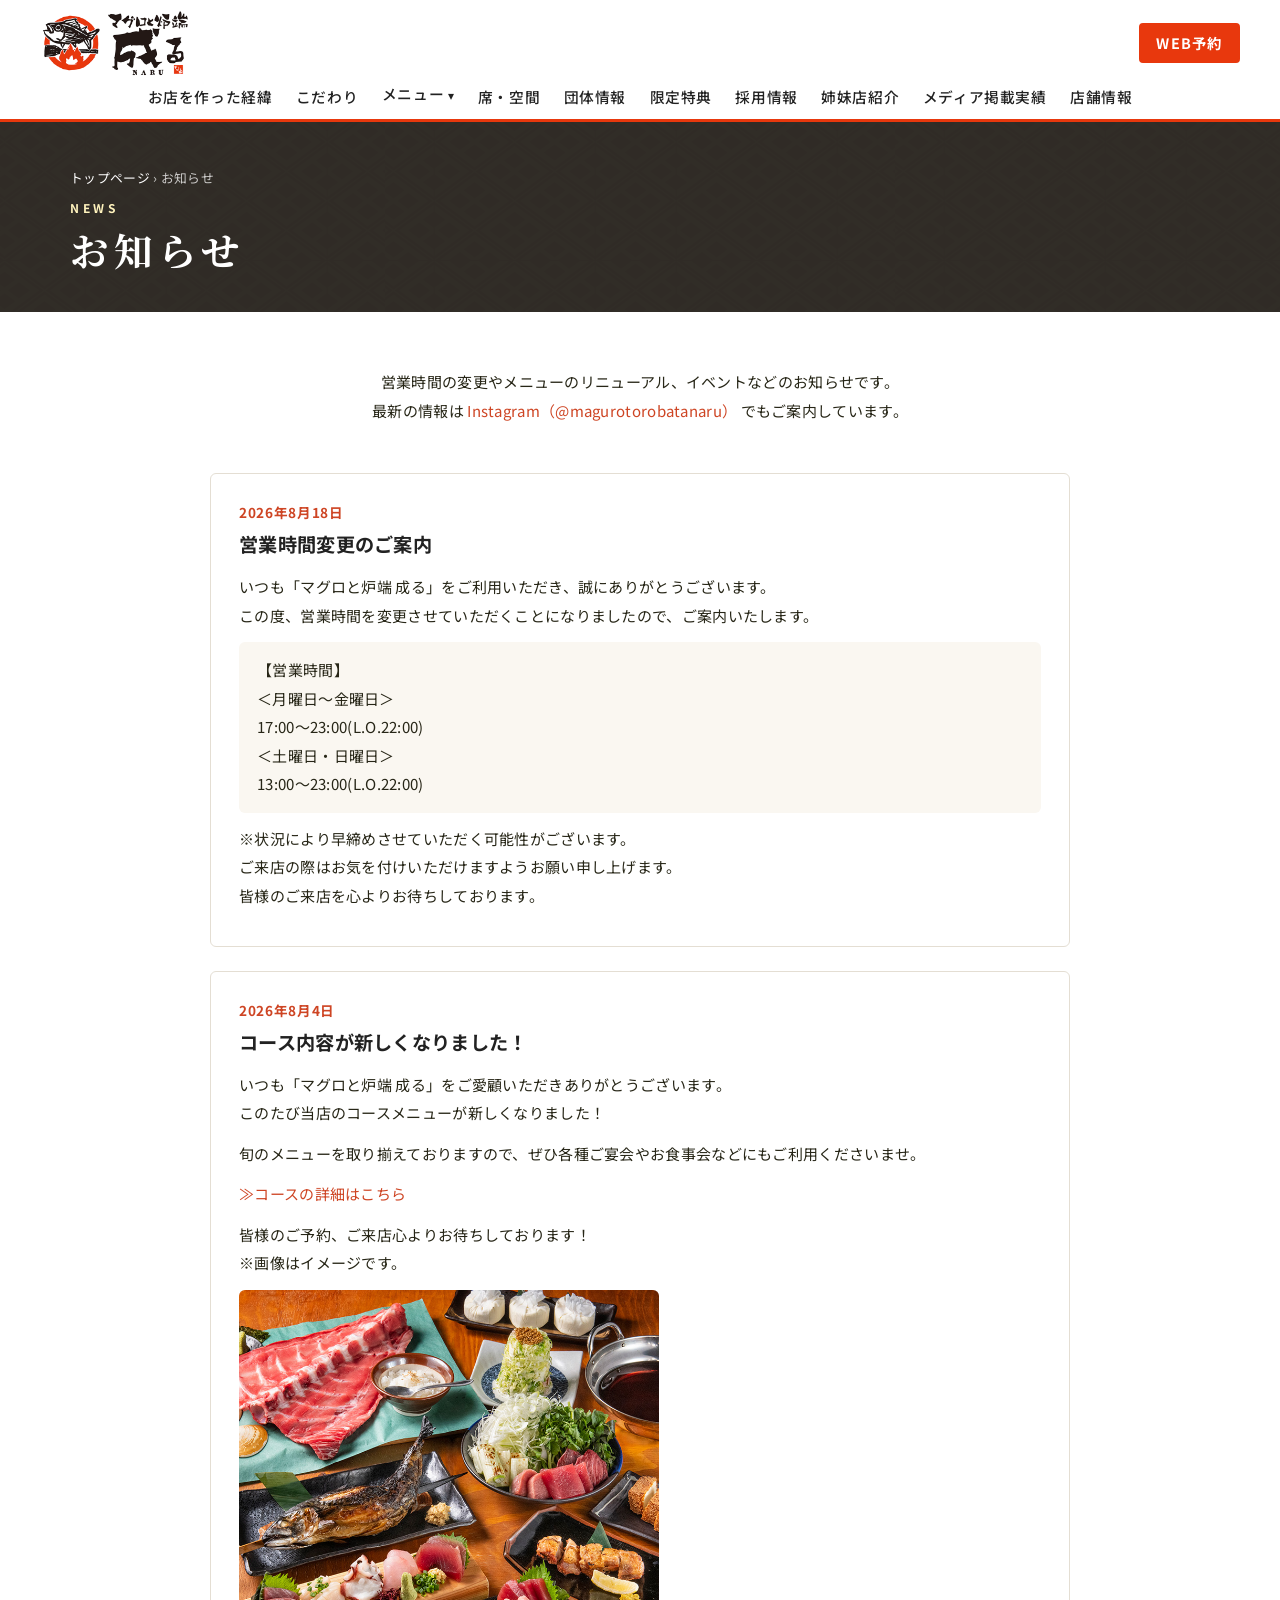
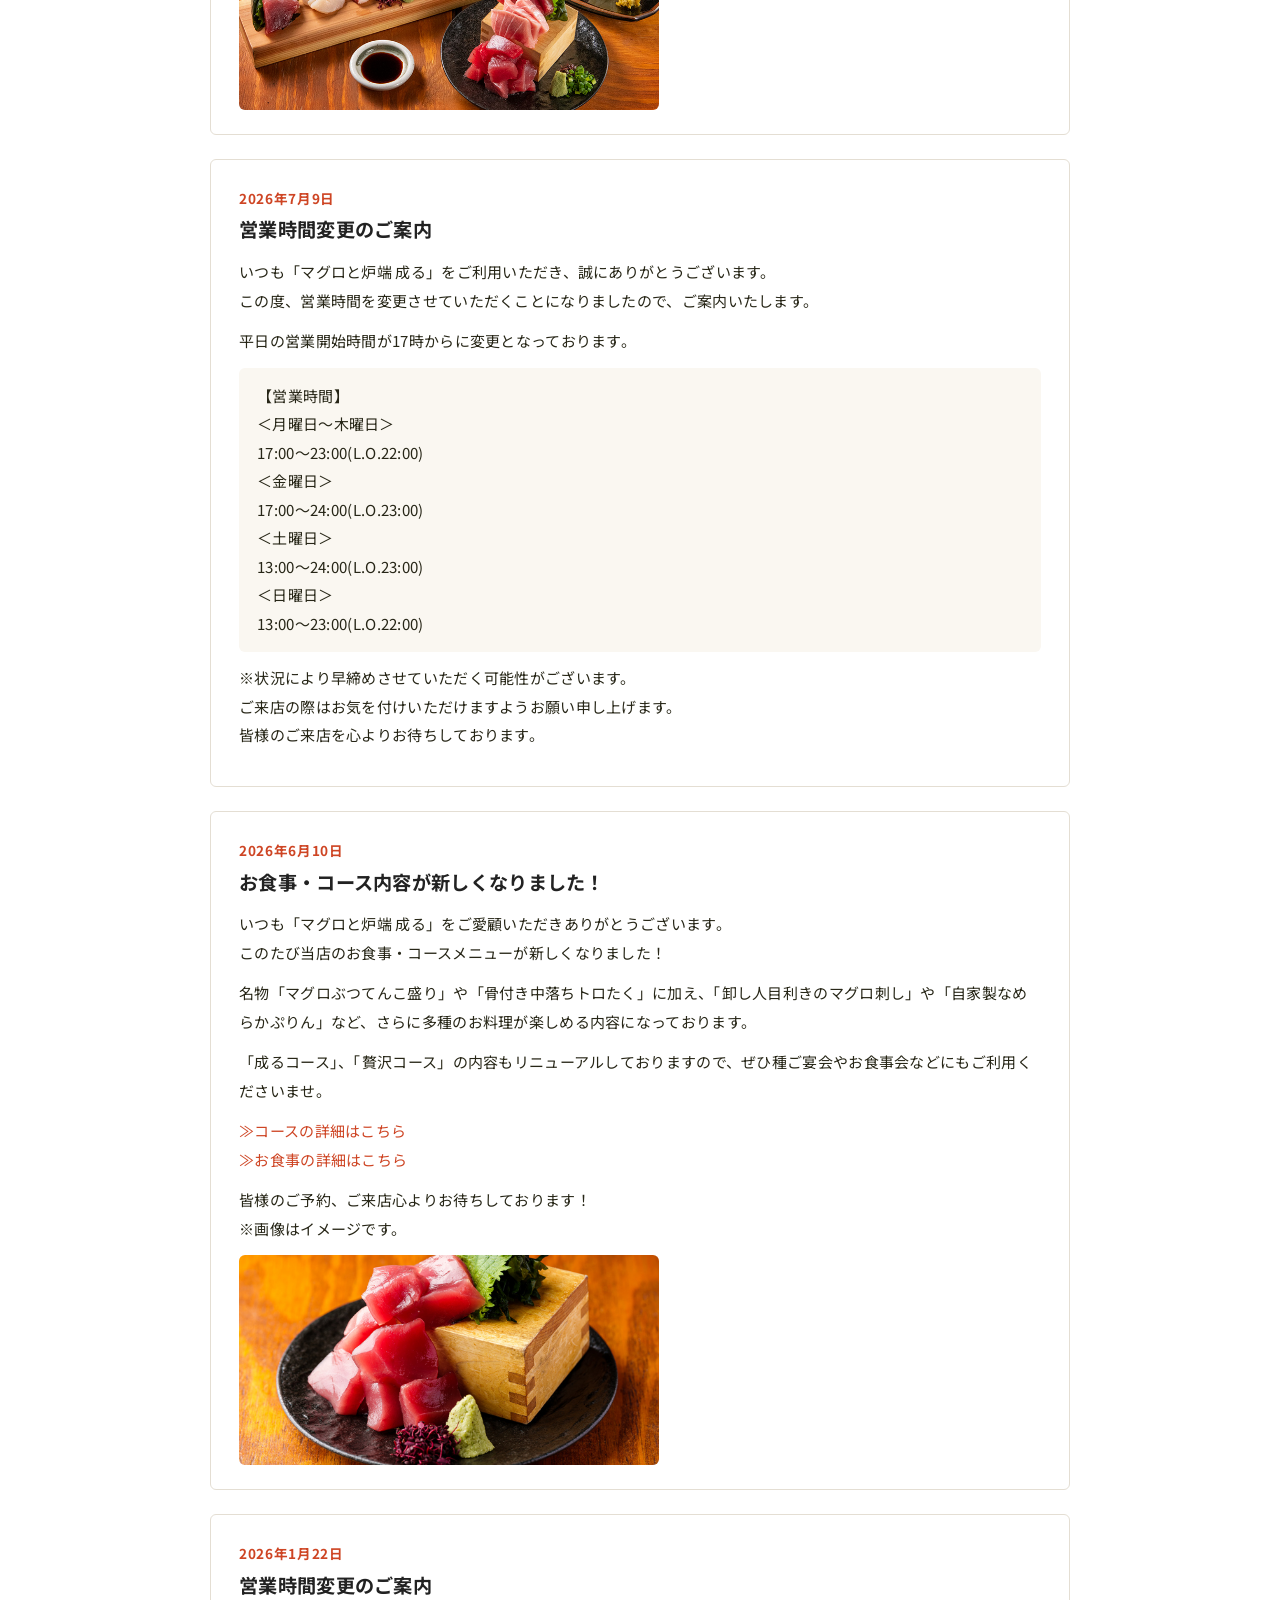
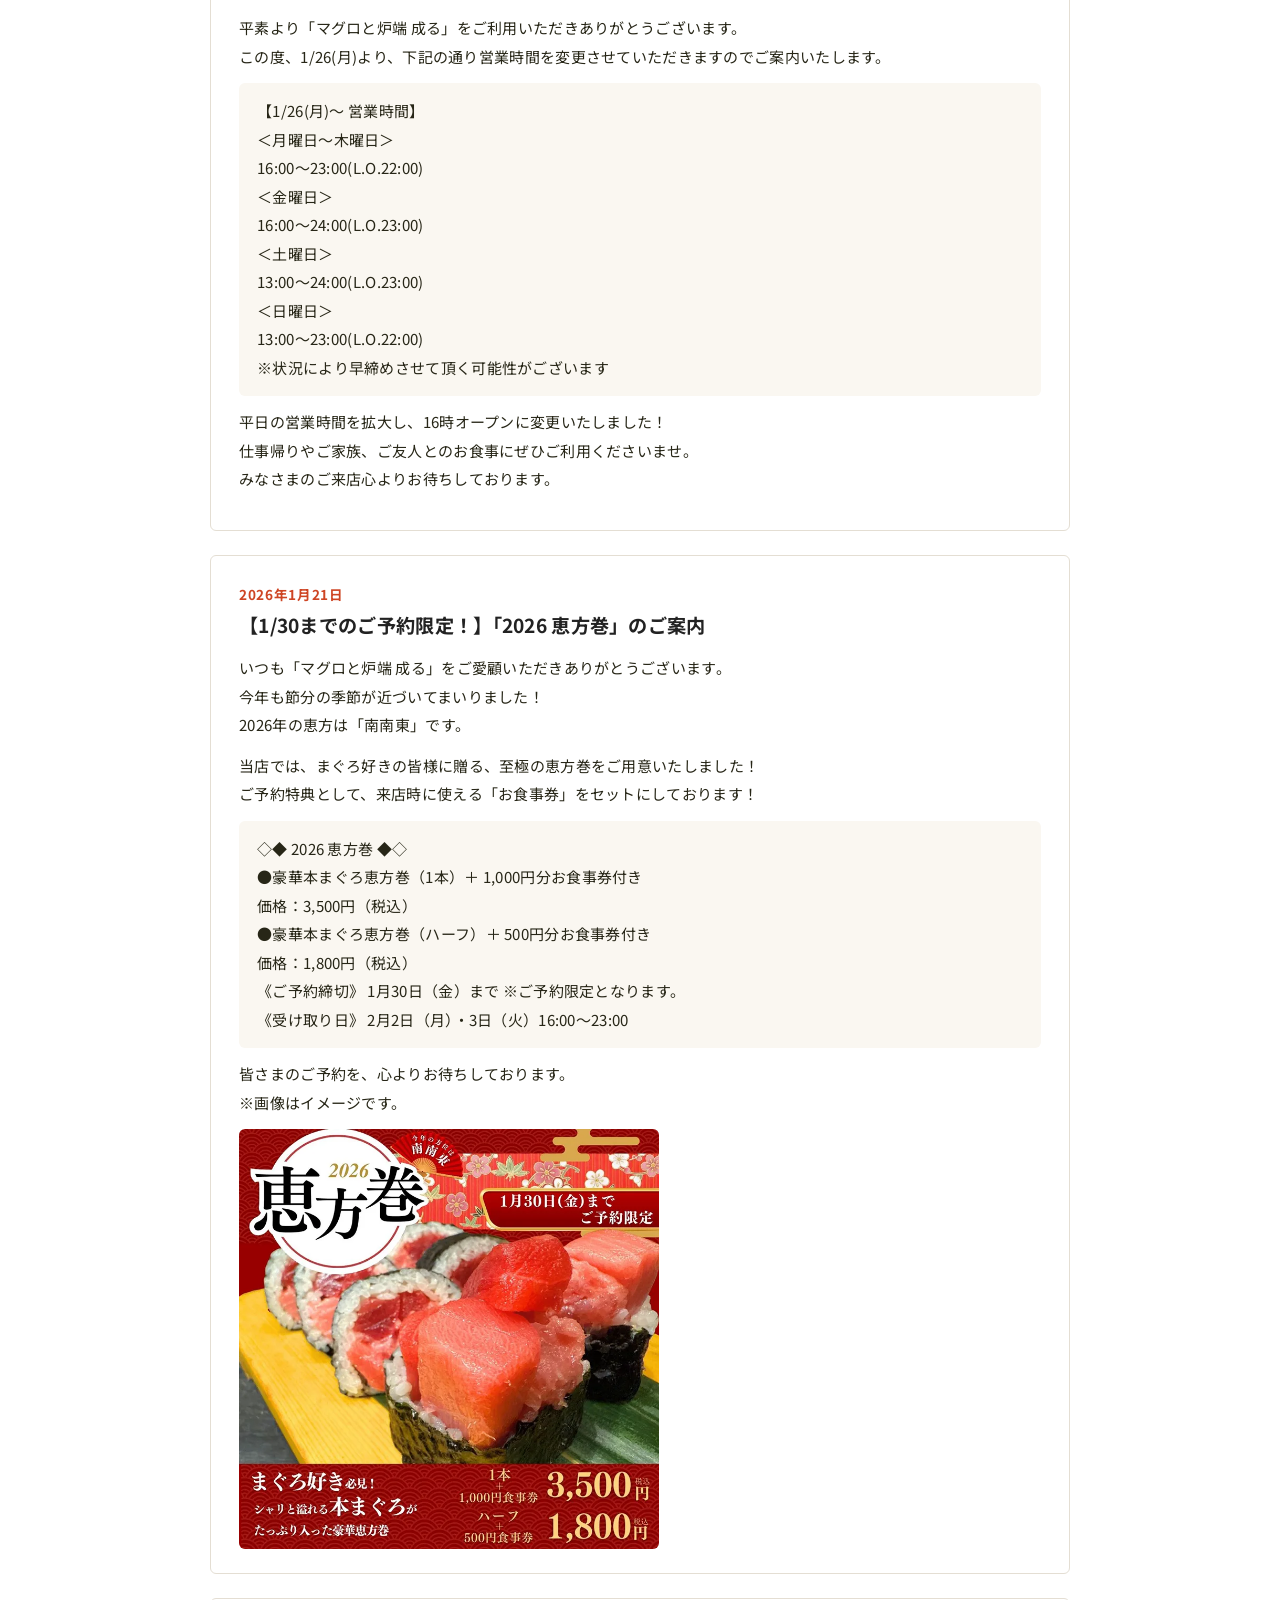
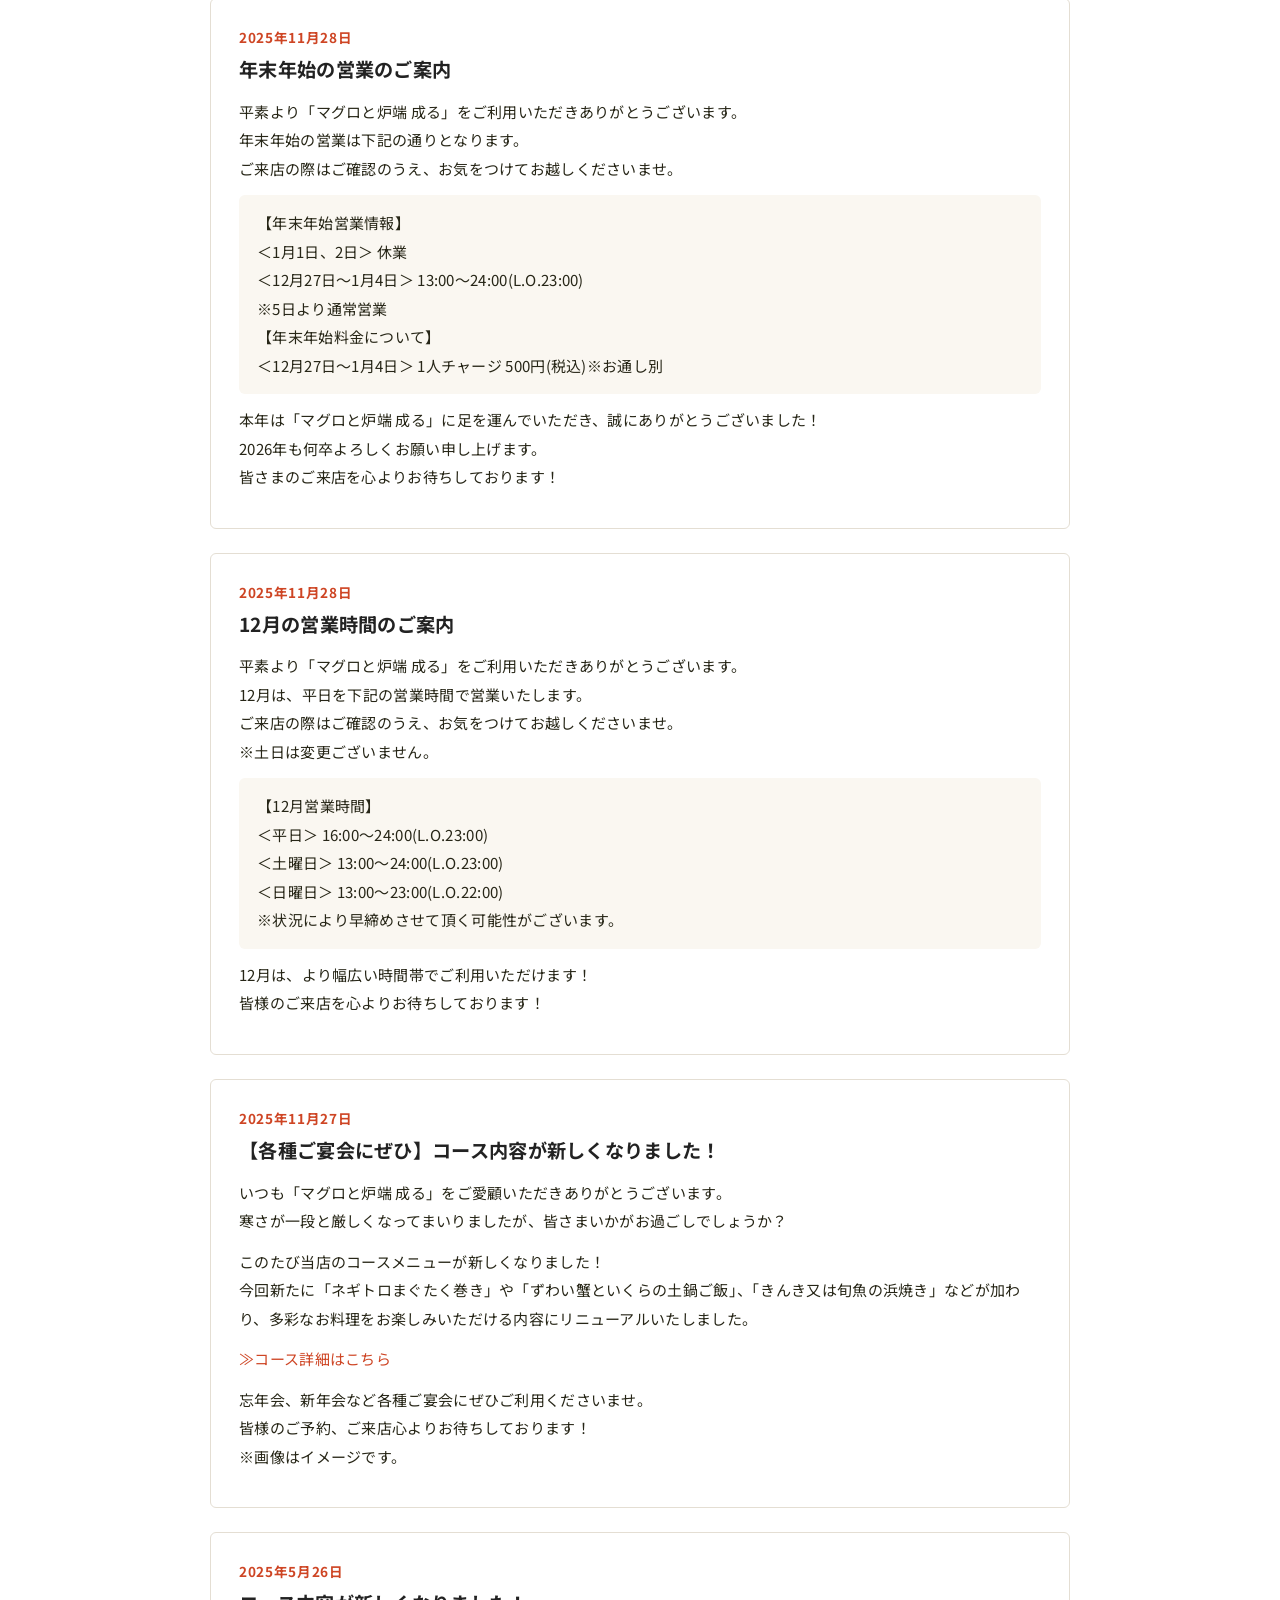
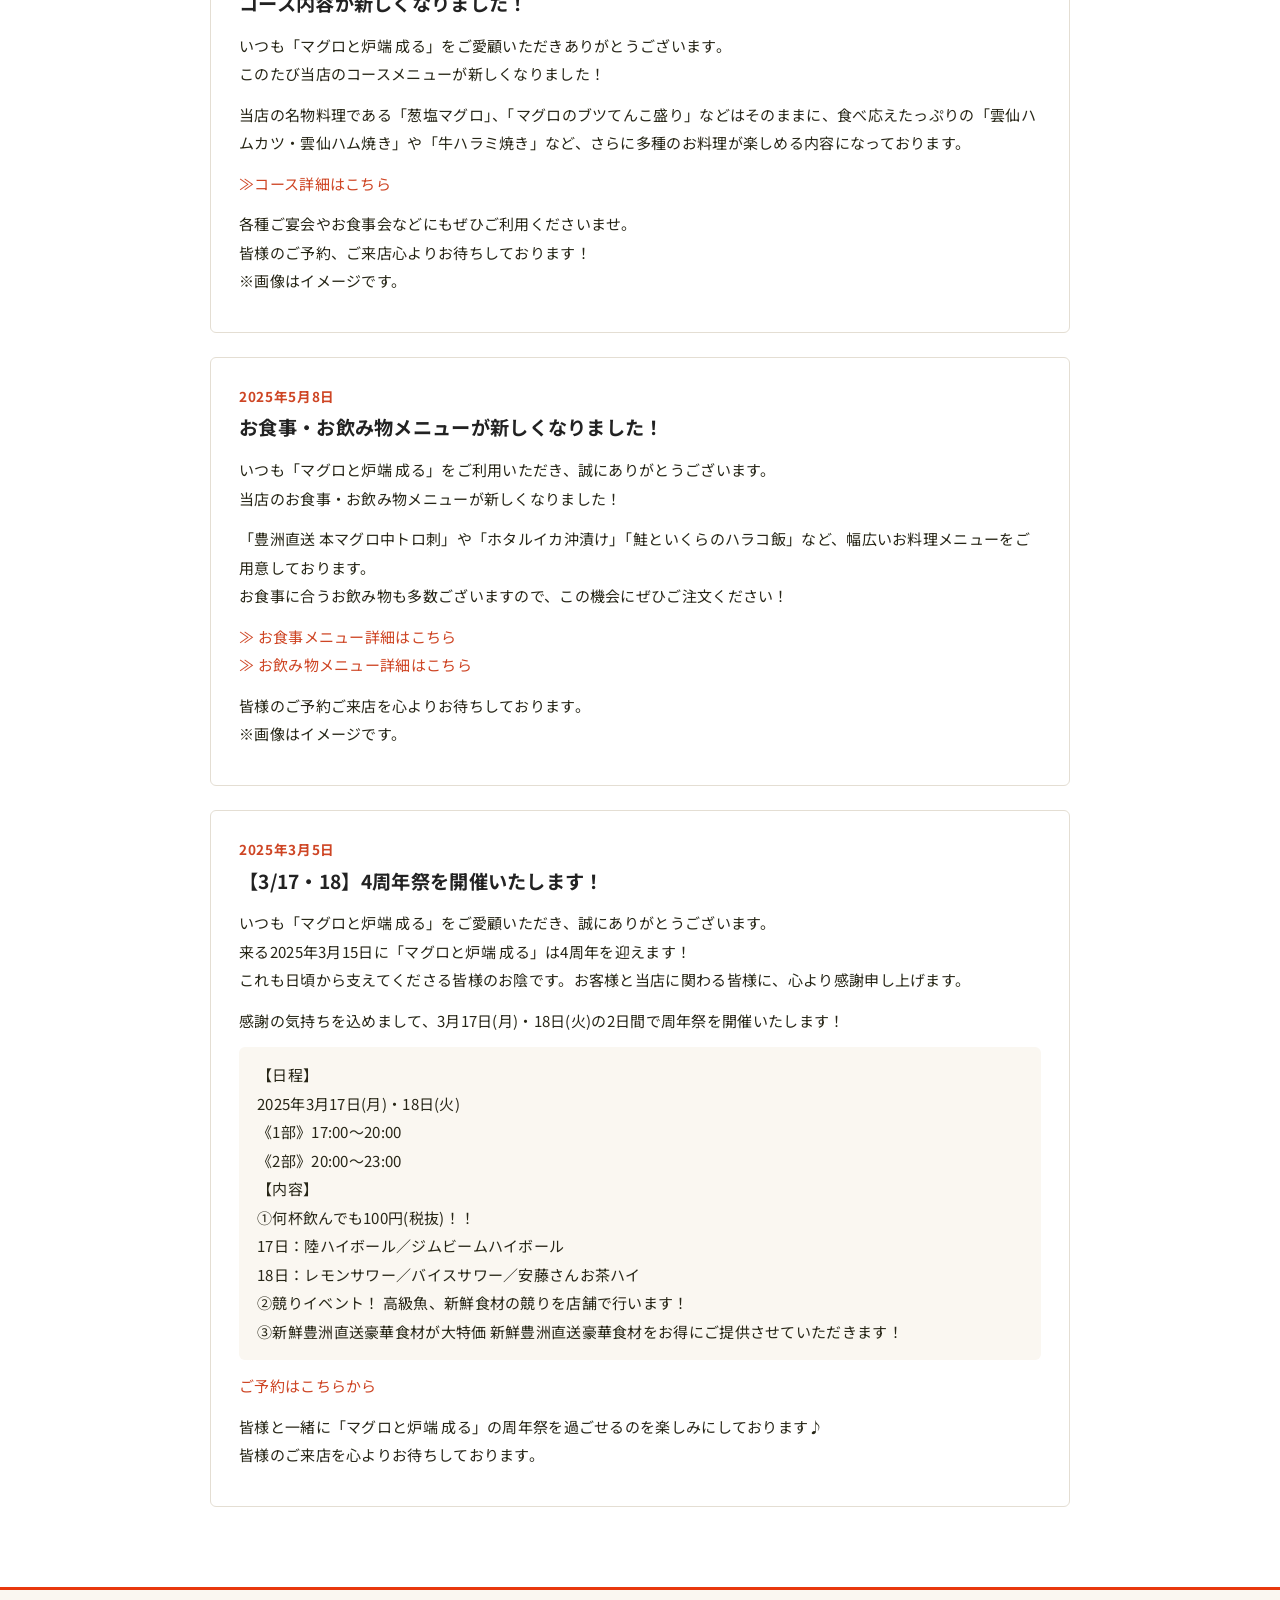
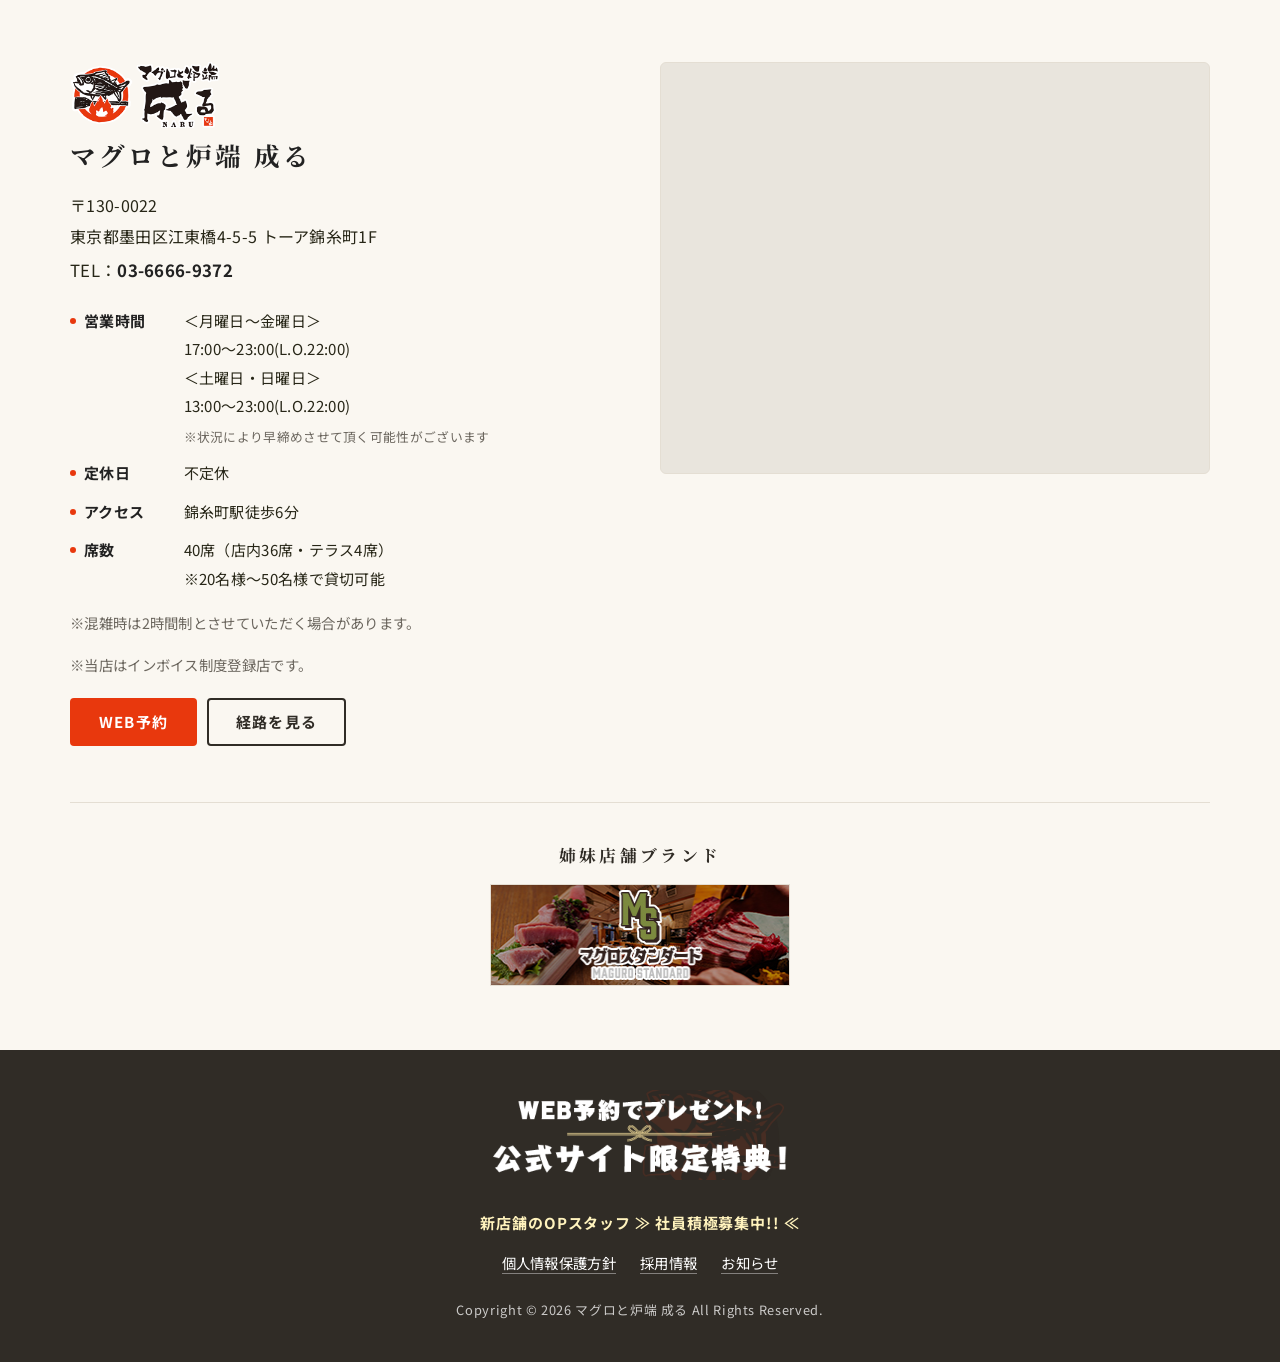
<file: information/index.html>
<!DOCTYPE html>
<html lang="ja">
<head>
<meta charset="UTF-8">
<meta name="viewport" content="width=device-width, initial-scale=1">
<title>お知らせ | マグロと炉端 成る</title>
<meta name="description" content="マグロと炉端 成る からのお知らせ一覧。営業時間変更のご案内、コース内容のリニューアル、季節のイベント情報などを掲載しています。">
<meta property="og:type" content="website">
<meta property="og:site_name" content="マグロと炉端 成る">
<meta property="og:title" content="お知らせ | マグロと炉端 成る">
<meta property="og:description" content="マグロと炉端 成る からのお知らせ一覧。営業時間変更のご案内、コース内容のリニューアル、季節のイベント情報などを掲載しています。">
<meta property="og:image" content="https://maguro-robata-naru.com/images/ogp.jpg">
<meta property="og:url" content="https://maguro-robata-naru.com/information/">
<meta name="twitter:card" content="summary_large_image">
<link rel="canonical" href="https://maguro-robata-naru.com/information/">
<link rel="icon" href="../images/logo.svg" type="image/svg+xml">
<link rel="preconnect" href="https://fonts.googleapis.com">
<link rel="preconnect" href="https://fonts.gstatic.com" crossorigin>
<link href="https://fonts.googleapis.com/css2?family=Noto+Sans+JP:wght@400;500;700;900&family=Noto+Serif+JP:wght@600;800&display=swap" rel="stylesheet">
<link rel="stylesheet" href="../css/style.css">
</head>
<body>
<header class="site-header" id="pagetop">
  <div class="header-inner">
    <a class="brand" href="../"><img src="../images/logo.svg" alt="マグロと炉端 成る" width="150" height="66"></a>
    <a class="btn btn-reserve header-reserve" href="https://yoyaku.tabelog.com/yoyaku/net_booking_form/index?rcd=13255968" target="_blank" rel="noopener">WEB予約</a>
    <button class="nav-toggle" type="button" aria-controls="global-nav" aria-expanded="false"><span></span><span></span><span></span><span class="sr-only">メニューを開く</span></button>
    <nav class="global-nav" id="global-nav" aria-label="グローバルナビゲーション">
      <ul>
        <li><a href="../story/">お店を作った経緯</a></li>
        <li><a href="../concept/">こだわり</a></li>
        <li class="has-sub">
          <button type="button" class="sub-toggle" aria-expanded="false">メニュー</button>
          <ul class="sub">
            <li><a href="../course/">コース</a></li>
            <li><a href="../food/">お食事</a></li>
            <li><a href="../drink/">お飲み物</a></li>
          </ul>
        </li>
        <li><a href="../table/">席・空間</a></li>
        <li><a href="../group/">団体情報</a></li>
        <li><a href="../special/">限定特典</a></li>
        <li><a href="https://pay-it-forward-corporate.com/recruit/" target="_blank" rel="noopener">採用情報</a></li>
        <li><a href="../sister-store/">姉妹店紹介</a></li>
        <li><a href="../media/">メディア掲載実績</a></li>
        <li><a href="#info">店舗情報</a></li>
      </ul>
      <a class="btn btn-reserve nav-reserve" href="https://yoyaku.tabelog.com/yoyaku/net_booking_form/index?rcd=13255968" target="_blank" rel="noopener">WEB予約</a>
    </nav>
  </div>
</header>
<main>
<div class="page-head">
  <div class="container">
    <p class="crumb"><a href="../">トップページ</a> › お知らせ</p>
    <h1><span class="en">NEWS</span>お知らせ</h1>
  </div>
</div>
<div class="page-body">
<div class="container--narrow">
<p class="text-center">営業時間の変更やメニューのリニューアル、イベントなどのお知らせです。<br>最新の情報は <a href="https://www.instagram.com/magurotorobatanaru" target="_blank" rel="noopener">Instagram（@magurotorobatanaru）</a> でもご案内しています。</p>
<div class="notice-list">
<article class="notice" id="n6319">
  <time datetime="2026-08-18">2026年8月18日</time>
  <h2>営業時間変更のご案内</h2>
  <div class="notice-body">
<p>いつも「マグロと炉端 成る」をご利用いただき、誠にありがとうございます。<br>この度、営業時間を変更させていただくことになりましたので、ご案内いたします。</p><div class="hours"><p>【営業時間】</p><p>＜月曜日〜金曜日＞</p><p>17:00～23:00(L.O.22:00)</p><p>＜土曜日・日曜日＞</p><p>13:00～23:00(L.O.22:00)</p></div><p>※状況により早締めさせていただく可能性がございます。<br>ご来店の際はお気を付けいただけますようお願い申し上げます。<br>皆様のご来店を心よりお待ちしております。</p>
  </div>
</article>
<article class="notice" id="n6307">
  <time datetime="2026-08-04">2026年8月4日</time>
  <h2>コース内容が新しくなりました！</h2>
  <div class="notice-body">
<p>いつも「マグロと炉端 成る」をご愛顧いただきありがとうございます。<br>このたび当店のコースメニューが新しくなりました！</p><p>旬のメニューを取り揃えておりますので、ぜひ各種ご宴会やお食事会などにもご利用くださいませ。</p><p><a href="../course/">≫コースの詳細はこちら</a></p><p>皆様のご予約、ご来店心よりお待ちしております！<br>※画像はイメージです。</p><img src="../images/course-03.jpg" alt="コース料理のイメージ" width="800" height="800" loading="lazy">
  </div>
</article>
<article class="notice" id="n6290">
  <time datetime="2026-07-09">2026年7月9日</time>
  <h2>営業時間変更のご案内</h2>
  <div class="notice-body">
<p>いつも「マグロと炉端 成る」をご利用いただき、誠にありがとうございます。<br>この度、営業時間を変更させていただくことになりましたので、ご案内いたします。</p><p>平日の営業開始時間が17時からに変更となっております。</p><div class="hours"><p>【営業時間】</p><p>＜月曜日〜木曜日＞</p><p>17:00～23:00(L.O.22:00)</p><p>＜金曜日＞</p><p>17:00～24:00(L.O.23:00)</p><p>＜土曜日＞</p><p>13:00～24:00(L.O.23:00)</p><p>＜日曜日＞</p><p>13:00～23:00(L.O.22:00)</p></div><p>※状況により早締めさせていただく可能性がございます。<br>ご来店の際はお気を付けいただけますようお願い申し上げます。<br>皆様のご来店を心よりお待ちしております。</p>
  </div>
</article>
<article class="notice" id="n6242">
  <time datetime="2026-06-10">2026年6月10日</time>
  <h2>お食事・コース内容が新しくなりました！</h2>
  <div class="notice-body">
<p>いつも「マグロと炉端 成る」をご愛顧いただきありがとうございます。<br>このたび当店のお食事・コースメニューが新しくなりました！</p><p>名物「マグロぶつてんこ盛り」や「骨付き中落ちトロたく」に加え、「卸し人目利きのマグロ刺し」や「自家製なめらかぷりん」など、さらに多種のお料理が楽しめる内容になっております。</p><p>「成るコース」、「贅沢コース」の内容もリニューアルしておりますので、ぜひ種ご宴会やお食事会などにもご利用くださいませ。</p><p><a href="../course/">≫コースの詳細はこちら</a><br><a href="../food/">≫お食事の詳細はこちら</a></p><p>皆様のご予約、ご来店心よりお待ちしております！<br>※画像はイメージです。</p><img src="../images/food-sashimi.jpg" alt="お食事のイメージ" width="1200" height="600" loading="lazy">
  </div>
</article>
<article class="notice" id="n6203">
  <time datetime="2026-01-22">2026年1月22日</time>
  <h2>営業時間変更のご案内</h2>
  <div class="notice-body">
<p>平素より「マグロと炉端 成る」をご利用いただきありがとうございます。<br>この度、1/26(月)より、下記の通り営業時間を変更させていただきますのでご案内いたします。</p><div class="hours"><p>【1/26(月)～ 営業時間】</p><p>＜月曜日〜木曜日＞</p><p>16:00～23:00(L.O.22:00)</p><p>＜金曜日＞</p><p>16:00～24:00(L.O.23:00)</p><p>＜土曜日＞</p><p>13:00～24:00(L.O.23:00)</p><p>＜日曜日＞</p><p>13:00～23:00(L.O.22:00)</p><p>※状況により早締めさせて頂く可能性がございます</p></div><p>平日の営業時間を拡大し、16時オープンに変更いたしました！<br>仕事帰りやご家族、ご友人とのお食事にぜひご利用くださいませ。<br>みなさまのご来店心よりお待ちしております。</p>
  </div>
</article>
<article class="notice" id="n6196">
  <time datetime="2026-01-21">2026年1月21日</time>
  <h2>【1/30までのご予約限定！】「2026 恵方巻」のご案内</h2>
  <div class="notice-body">
<p>いつも「マグロと炉端 成る」をご愛顧いただきありがとうございます。<br>今年も節分の季節が近づいてまいりました！<br>2026年の恵方は「南南東」です。</p><p>当店では、まぐろ好きの皆様に贈る、至極の恵方巻をご用意いたしました！<br>ご予約特典として、来店時に使える「お食事券」をセットにしております！</p><div class="hours"><p>◇◆ 2026 恵方巻 ◆◇</p><p>●豪華本まぐろ恵方巻（1本）＋ 1,000円分お食事券付き</p><p>価格：3,500円（税込）</p><p>●豪華本まぐろ恵方巻（ハーフ）＋ 500円分お食事券付き</p><p>価格：1,800円（税込）</p><p>《ご予約締切》 1月30日（金）まで ※ご予約限定となります。</p><p>《受け取り日》 2月2日（月）・3日（火）16:00～23:00</p></div><p>皆さまのご予約を、心よりお待ちしております。<br>※画像はイメージです。</p><img src="../images/news-ehomaki.webp" alt="2026 恵方巻" width="800" height="800" loading="lazy">
  </div>
</article>
<article class="notice" id="n6174">
  <time datetime="2025-11-28">2025年11月28日</time>
  <h2>年末年始の営業のご案内</h2>
  <div class="notice-body">
<p>平素より「マグロと炉端 成る」をご利用いただきありがとうございます。<br>年末年始の営業は下記の通りとなります。<br>ご来店の際はご確認のうえ、お気をつけてお越しくださいませ。</p><div class="hours"><p>【年末年始営業情報】</p><p>＜1月1日、2日＞ 休業</p><p>＜12月27日〜1月4日＞ 13:00～24:00(L.O.23:00)</p><p>※5日より通常営業</p><p>【年末年始料金について】</p><p>＜12月27日〜1月4日＞ 1人チャージ 500円(税込)※お通し別</p></div><p>本年は「マグロと炉端 成る」に足を運んでいただき、誠にありがとうございました！<br>2026年も何卒よろしくお願い申し上げます。<br>皆さまのご来店を心よりお待ちしております！</p>
  </div>
</article>
<article class="notice" id="n6162">
  <time datetime="2025-11-28">2025年11月28日</time>
  <h2>12月の営業時間のご案内</h2>
  <div class="notice-body">
<p>平素より「マグロと炉端 成る」をご利用いただきありがとうございます。<br>12月は、平日を下記の営業時間で営業いたします。<br>ご来店の際はご確認のうえ、お気をつけてお越しくださいませ。<br>※土日は変更ございません。</p><div class="hours"><p>【12月営業時間】</p><p>＜平日＞ 16:00～24:00(L.O.23:00)</p><p>＜土曜日＞ 13:00～24:00(L.O.23:00)</p><p>＜日曜日＞ 13:00～23:00(L.O.22:00)</p><p>※状況により早締めさせて頂く可能性がございます。</p></div><p>12月は、より幅広い時間帯でご利用いただけます！<br>皆様のご来店を心よりお待ちしております！</p>
  </div>
</article>
<article class="notice" id="n6159">
  <time datetime="2025-11-27">2025年11月27日</time>
  <h2>【各種ご宴会にぜひ】コース内容が新しくなりました！</h2>
  <div class="notice-body">
<p>いつも「マグロと炉端 成る」をご愛顧いただきありがとうございます。<br>寒さが一段と厳しくなってまいりましたが、皆さまいかがお過ごしでしょうか？</p><p>このたび当店のコースメニューが新しくなりました！<br>今回新たに「ネギトロまぐたく巻き」や「ずわい蟹といくらの土鍋ご飯」、「きんき又は旬魚の浜焼き」などが加わり、多彩なお料理をお楽しみいただける内容にリニューアルいたしました。</p><p><a href="../course/">≫コース詳細はこちら</a></p><p>忘年会、新年会など各種ご宴会にぜひご利用くださいませ。<br>皆様のご予約、ご来店心よりお待ちしております！<br>※画像はイメージです。</p>
  </div>
</article>
<article class="notice" id="n6036">
  <time datetime="2025-05-26">2025年5月26日</time>
  <h2>コース内容が新しくなりました！</h2>
  <div class="notice-body">
<p>いつも「マグロと炉端 成る」をご愛顧いただきありがとうございます。<br>このたび当店のコースメニューが新しくなりました！</p><p>当店の名物料理である「葱塩マグロ」、「マグロのブツてんこ盛り」などはそのままに、食べ応えたっぷりの「雲仙ハムカツ・雲仙ハム焼き」や「牛ハラミ焼き」など、さらに多種のお料理が楽しめる内容になっております。</p><p><a href="../course/">≫コース詳細はこちら</a></p><p>各種ご宴会やお食事会などにもぜひご利用くださいませ。<br>皆様のご予約、ご来店心よりお待ちしております！<br>※画像はイメージです。</p>
  </div>
</article>
<article class="notice" id="n6008">
  <time datetime="2025-05-08">2025年5月8日</time>
  <h2>お食事・お飲み物メニューが新しくなりました！</h2>
  <div class="notice-body">
<p>いつも「マグロと炉端 成る」をご利用いただき、誠にありがとうございます。<br>当店のお食事・お飲み物メニューが新しくなりました！</p><p>「豊洲直送 本マグロ中トロ刺」や「ホタルイカ沖漬け」「鮭といくらのハラコ飯」など、幅広いお料理メニューをご用意しております。<br>お食事に合うお飲み物も多数ございますので、この機会にぜひご注文ください！</p><p><a href="../food/">≫ お食事メニュー詳細はこちら</a><br><a href="../drink/">≫ お飲み物メニュー詳細はこちら</a></p><p>皆様のご予約ご来店を心よりお待ちしております。<br>※画像はイメージです。</p>
  </div>
</article>
<article class="notice" id="n5871">
  <time datetime="2025-03-05">2025年3月5日</time>
  <h2>【3/17・18】4周年祭を開催いたします！</h2>
  <div class="notice-body">
<p>いつも「マグロと炉端 成る」をご愛顧いただき、誠にありがとうございます。<br>来る2025年3月15日に「マグロと炉端 成る」は4周年を迎えます！<br>これも日頃から支えてくださる皆様のお陰です。お客様と当店に関わる皆様に、心より感謝申し上げます。</p><p>感謝の気持ちを込めまして、3月17日(月)・18日(火)の2日間で周年祭を開催いたします！</p><div class="hours"><p>【日程】</p><p>2025年3月17日(月)・18日(火)</p><p>《1部》17:00～20:00</p><p>《2部》20:00～23:00</p><p>【内容】</p><p>①何杯飲んでも100円(税抜)！！</p><p>17日：陸ハイボール／ジムビームハイボール</p><p>18日：レモンサワー／バイスサワー／安藤さんお茶ハイ</p><p>②競りイベント！ 高級魚、新鮮食材の競りを店舗で行います！</p><p>③新鮮豊洲直送豪華食材が大特価 新鮮豊洲直送豪華食材をお得にご提供させていただきます！</p></div><p><a href="https://yoyaku.tabelog.com/yoyaku/net_booking_form/index?rcd=13255968" target="_blank" rel="noopener">ご予約はこちらから</a></p><p>皆様と一緒に「マグロと炉端 成る」の周年祭を過ごせるのを楽しみにしております♪<br>皆様のご来店を心よりお待ちしております。</p>
  </div>
</article>
</div>
</div>
</div>
</main>
<section class="info" id="info">
  <div class="container">
    <div class="info-grid">
      <div class="info-text">
        <img class="info-logo" src="../images/logo.svg" alt="" width="150" height="66">
        <h2>マグロと炉端 成る</h2>
        <p class="info-addr">〒130-0022<br>東京都墨田区江東橋4-5-5 トーア錦糸町1F</p>
        <p class="info-tel">TEL：<a href="tel:03-6666-9372">03-6666-9372</a></p>
        <dl>
          <dt>営業時間</dt>
          <dd>＜月曜日〜金曜日＞<br>17:00～23:00(L.O.22:00)<br>＜土曜日・日曜日＞<br>13:00～23:00(L.O.22:00)<small>※状況により早締めさせて頂く可能性がございます</small></dd>
          <dt>定休日</dt>
          <dd>不定休</dd>
          <dt>アクセス</dt>
          <dd>錦糸町駅徒歩6分</dd>
          <dt>席数</dt>
          <dd>40席（店内36席・テラス4席）<br>※20名様〜50名様で貸切可能</dd>
        </dl>
        <p class="info-note">※混雑時は2時間制とさせていただく場合があります。</p>
        <p class="info-note">※当店はインボイス制度登録店です。</p>
        <div class="info-actions">
          <a class="btn btn-reserve" href="https://yoyaku.tabelog.com/yoyaku/net_booking_form/index?rcd=13255968" target="_blank" rel="noopener">WEB予約</a>
          <a class="btn btn-dark" href="https://maps.google.com/maps/dir//%E3%83%9E%E3%82%B0%E3%83%AD%E3%81%A8%E7%82%89%E7%AB%AF%E6%88%90%E3%82%8B%20%E3%80%92130-0022%20%E6%9D%B1%E4%BA%AC%E9%83%BD%E5%A2%A8%E7%94%B0%E5%8C%BA%E6%B1%9F%E6%9D%B1%E6%A9%8B4-5-5%20%E3%83%88%E3%83%BC%E3%82%A2%E9%8C%A6%E7%B3%B8%E7%94%BA%201F/@35.6939247,139.818008,17z" target="_blank" rel="noopener">経路を見る</a>
        </div>
      </div>
      <div class="info-map">
        <iframe src="https://www.google.com/maps?q=%E6%9D%B1%E4%BA%AC%E9%83%BD%E5%A2%A8%E7%94%B0%E5%8C%BA%E6%B1%9F%E6%9D%B1%E6%A9%8B4-5-5%20%E3%83%88%E3%83%BC%E3%82%A2%E9%8C%A6%E7%B3%B8%E7%94%BA1F&output=embed" title="マグロと炉端 成る 地図" loading="lazy" allowfullscreen referrerpolicy="no-referrer-when-downgrade"></iframe>
      </div>
    </div>
    <div class="sister-brand">
      <h2>姉妹店舗ブランド</h2>
      <a href="https://maguro-standard.com/" target="_blank" rel="noopener"><img src="../images/maguro-standard-banner-2.jpg" alt="マグロスタンダード" width="300" height="100"></a>
    </div>
  </div>
</section>
<footer class="site-footer">
  <div class="container">
    <a class="footer-bnr" href="../special/"><img src="../images/special-banner.png" alt="公式サイト限定特典" width="300" height="90"></a>
    <p class="footer-recruit"><a href="https://pay-it-forward-corporate.com/recruit/" target="_blank" rel="noopener">新店舗のOPスタッフ ≫ 社員積極募集中!! ≪</a></p>
    <ul class="footer-links">
      <li><a href="../privacy/">個人情報保護方針</a></li>
      <li><a href="https://pay-it-forward-corporate.com/recruit/" target="_blank" rel="noopener">採用情報</a></li>
      <li><a href="../information/">お知らせ</a></li>
    </ul>
    <p class="copyright">Copyright © 2026 マグロと炉端 成る All Rights Reserved.</p>
  </div>
  <a href="#pagetop" class="pagetop" aria-label="ページ上部へ">▲</a>
</footer>
<nav class="mobile-bar" aria-label="クイックメニュー">
  <a href="tel:03-6666-9372"><svg viewBox="0 0 24 24" fill="none" stroke="currentColor" stroke-width="2" stroke-linecap="round" stroke-linejoin="round" aria-hidden="true"><path d="M22 16.9v3a2 2 0 0 1-2.2 2 19.8 19.8 0 0 1-8.6-3.1 19.5 19.5 0 0 1-6-6A19.8 19.8 0 0 1 2.1 4.2 2 2 0 0 1 4.1 2h3a2 2 0 0 1 2 1.7c.1.9.4 1.8.7 2.7a2 2 0 0 1-.5 2.1L8.1 9.8a16 16 0 0 0 6 6l1.3-1.3a2 2 0 0 1 2.1-.4c.9.3 1.8.6 2.7.7a2 2 0 0 1 1.8 2z"/></svg>電話</a>
  <a href="https://maps.google.com/maps/dir//%E3%83%9E%E3%82%B0%E3%83%AD%E3%81%A8%E7%82%89%E7%AB%AF%E6%88%90%E3%82%8B%20%E3%80%92130-0022%20%E6%9D%B1%E4%BA%AC%E9%83%BD%E5%A2%A8%E7%94%B0%E5%8C%BA%E6%B1%9F%E6%9D%B1%E6%A9%8B4-5-5%20%E3%83%88%E3%83%BC%E3%82%A2%E9%8C%A6%E7%B3%B8%E7%94%BA%201F/@35.6939247,139.818008,17z" target="_blank" rel="noopener"><svg viewBox="0 0 24 24" fill="none" stroke="currentColor" stroke-width="2" stroke-linecap="round" stroke-linejoin="round" aria-hidden="true"><path d="M21 10c0 7-9 13-9 13S3 17 3 10a9 9 0 0 1 18 0z"/><circle cx="12" cy="10" r="3"/></svg>地図</a>
  <a href="https://yoyaku.tabelog.com/yoyaku/net_booking_form/index?rcd=13255968" target="_blank" rel="noopener"><svg viewBox="0 0 24 24" fill="none" stroke="currentColor" stroke-width="2" stroke-linecap="round" stroke-linejoin="round" aria-hidden="true"><rect x="3" y="4" width="18" height="18" rx="2"/><path d="M16 2v4M8 2v4M3 10h18"/></svg>WEB予約</a>
</nav>
<script src="../js/main.js"></script>
</body>
</html>
</file>
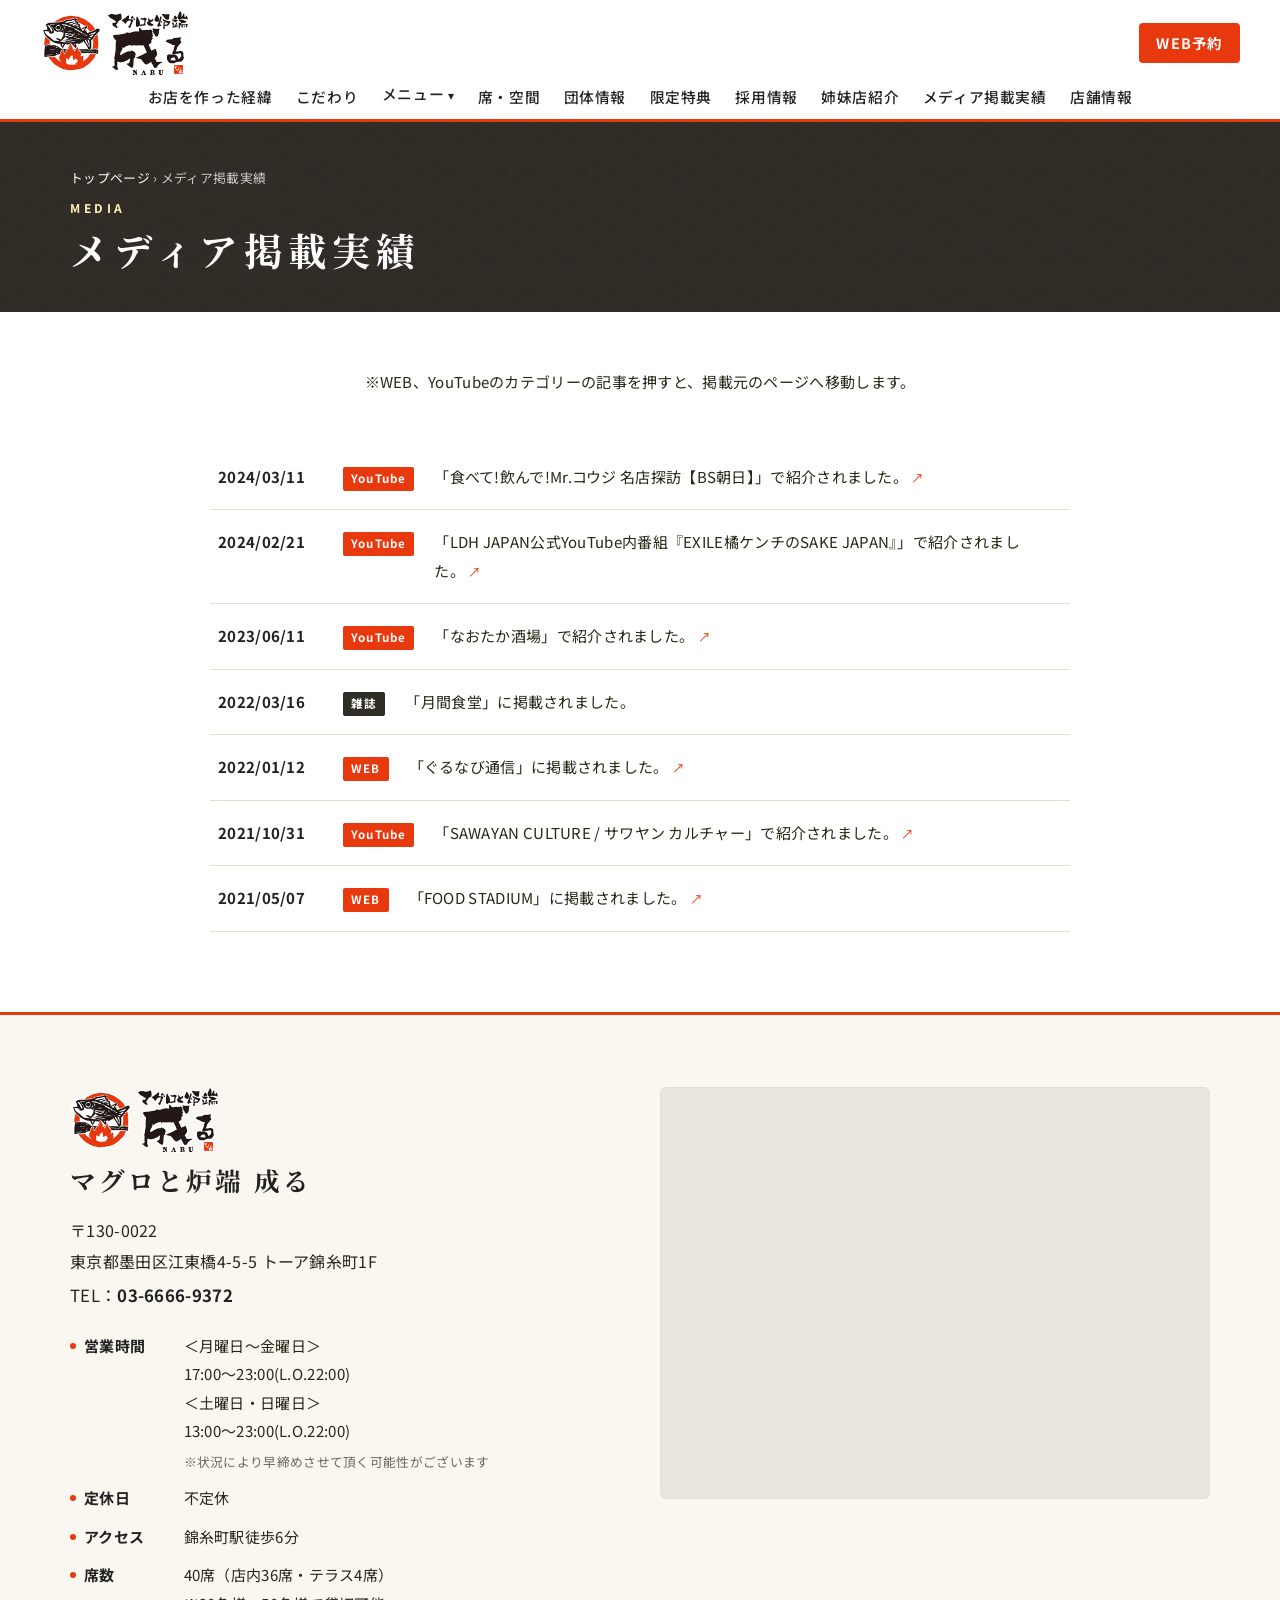
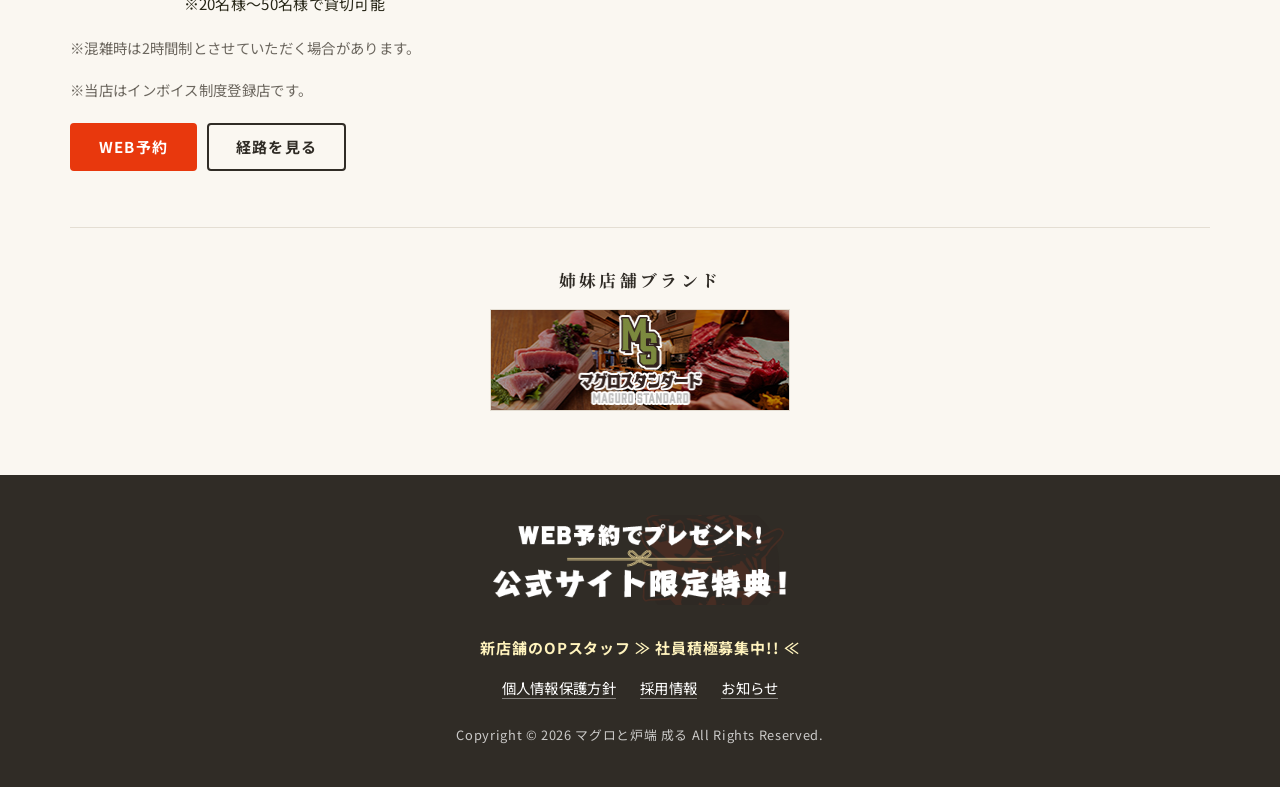
<file: media/index.html>
<!DOCTYPE html>
<html lang="ja">
<head>
<meta charset="UTF-8">
<meta name="viewport" content="width=device-width, initial-scale=1">
<title>メディア掲載実績 | マグロと炉端 成る</title>
<meta name="description" content="メディア掲載実績 ※WEB、YouTubeのカテゴリーの記事を押すと、掲載元のページへ移動します。">
<meta property="og:type" content="website">
<meta property="og:site_name" content="マグロと炉端 成る">
<meta property="og:title" content="メディア掲載実績 | マグロと炉端 成る">
<meta property="og:description" content="メディア掲載実績 ※WEB、YouTubeのカテゴリーの記事を押すと、掲載元のページへ移動します。">
<meta property="og:image" content="https://maguro-robata-naru.com/images/ogp.jpg">
<meta property="og:url" content="https://maguro-robata-naru.com/media/">
<meta name="twitter:card" content="summary_large_image">
<link rel="canonical" href="https://maguro-robata-naru.com/media/">
<link rel="icon" href="../images/logo.svg" type="image/svg+xml">
<link rel="preconnect" href="https://fonts.googleapis.com">
<link rel="preconnect" href="https://fonts.gstatic.com" crossorigin>
<link href="https://fonts.googleapis.com/css2?family=Noto+Sans+JP:wght@400;500;700;900&family=Noto+Serif+JP:wght@600;800&display=swap" rel="stylesheet">
<link rel="stylesheet" href="../css/style.css">
</head>
<body>
<header class="site-header" id="pagetop">
  <div class="header-inner">
    <a class="brand" href="../"><img src="../images/logo.svg" alt="マグロと炉端 成る" width="150" height="66"></a>
    <a class="btn btn-reserve header-reserve" href="https://yoyaku.tabelog.com/yoyaku/net_booking_form/index?rcd=13255968" target="_blank" rel="noopener">WEB予約</a>
    <button class="nav-toggle" type="button" aria-controls="global-nav" aria-expanded="false"><span></span><span></span><span></span><span class="sr-only">メニューを開く</span></button>
    <nav class="global-nav" id="global-nav" aria-label="グローバルナビゲーション">
      <ul>
        <li><a href="../story/">お店を作った経緯</a></li>
        <li><a href="../concept/">こだわり</a></li>
        <li class="has-sub">
          <button type="button" class="sub-toggle" aria-expanded="false">メニュー</button>
          <ul class="sub">
            <li><a href="../course/">コース</a></li>
            <li><a href="../food/">お食事</a></li>
            <li><a href="../drink/">お飲み物</a></li>
          </ul>
        </li>
        <li><a href="../table/">席・空間</a></li>
        <li><a href="../group/">団体情報</a></li>
        <li><a href="../special/">限定特典</a></li>
        <li><a href="https://pay-it-forward-corporate.com/recruit/" target="_blank" rel="noopener">採用情報</a></li>
        <li><a href="../sister-store/">姉妹店紹介</a></li>
        <li><a href="../media/">メディア掲載実績</a></li>
        <li><a href="#info">店舗情報</a></li>
      </ul>
      <a class="btn btn-reserve nav-reserve" href="https://yoyaku.tabelog.com/yoyaku/net_booking_form/index?rcd=13255968" target="_blank" rel="noopener">WEB予約</a>
    </nav>
  </div>
</header>
<main>
<div class="page-head">
  <div class="container">
    <p class="crumb"><a href="../">トップページ</a> › メディア掲載実績</p>
    <h1><span class="en">MEDIA</span>メディア掲載実績</h1>
  </div>
</div>
<div class="page-body">
<div class="container--narrow">
<p class="text-center">※WEB、YouTubeのカテゴリーの記事を押すと、掲載元のページへ移動します。</p>
<ul class="media-list">
  <li><a href="https://www.youtube.com/watch?v=TRT79msklvs" target="_blank" rel="noopener"><time datetime="2024-03-11">2024/03/11</time><span class="tag is-link">YouTube</span><span class="media-title">「食べて!飲んで!Mr.コウジ 名店探訪【BS朝日】」で紹介されました。</span></a></li>
  <li><a href="https://youtu.be/9FQ3bkUGc8Q?si=X3Vuw4_AVhpgyA5J" target="_blank" rel="noopener"><time datetime="2024-02-21">2024/02/21</time><span class="tag is-link">YouTube</span><span class="media-title">「LDH JAPAN公式YouTube内番組『EXILE橘ケンチのSAKE JAPAN』」で紹介されました。</span></a></li>
  <li><a href="https://www.youtube.com/watch?v=fYJeAu2_3QM" target="_blank" rel="noopener"><time datetime="2023-06-11">2023/06/11</time><span class="tag is-link">YouTube</span><span class="media-title">「なおたか酒場」で紹介されました。</span></a></li>
  <li><div class="media-item"><time datetime="2022-03-16">2022/03/16</time><span class="tag">雑誌</span><span class="media-title">「月間食堂」に掲載されました。</span></div></li>
  <li><a href="https://pro.gnavi.co.jp/magazine/t_res/cat_1/a_3903/" target="_blank" rel="noopener"><time datetime="2022-01-12">2022/01/12</time><span class="tag is-link">WEB</span><span class="media-title">「ぐるなび通信」に掲載されました。</span></a></li>
  <li><a href="https://www.youtube.com/watch?v=H30_k5Se6-M" target="_blank" rel="noopener"><time datetime="2021-10-31">2021/10/31</time><span class="tag is-link">YouTube</span><span class="media-title">「SAWAYAN CULTURE / サワヤン カルチャー」で紹介されました。</span></a></li>
  <li><a href="https://food-stadium.com/headline/30373/" target="_blank" rel="noopener"><time datetime="2021-05-07">2021/05/07</time><span class="tag is-link">WEB</span><span class="media-title">「FOOD STADIUM」に掲載されました。</span></a></li>
</ul>
</div>
</div>
</main>
<section class="info" id="info">
  <div class="container">
    <div class="info-grid">
      <div class="info-text">
        <img class="info-logo" src="../images/logo.svg" alt="" width="150" height="66">
        <h2>マグロと炉端 成る</h2>
        <p class="info-addr">〒130-0022<br>東京都墨田区江東橋4-5-5 トーア錦糸町1F</p>
        <p class="info-tel">TEL：<a href="tel:03-6666-9372">03-6666-9372</a></p>
        <dl>
          <dt>営業時間</dt>
          <dd>＜月曜日〜金曜日＞<br>17:00～23:00(L.O.22:00)<br>＜土曜日・日曜日＞<br>13:00～23:00(L.O.22:00)<small>※状況により早締めさせて頂く可能性がございます</small></dd>
          <dt>定休日</dt>
          <dd>不定休</dd>
          <dt>アクセス</dt>
          <dd>錦糸町駅徒歩6分</dd>
          <dt>席数</dt>
          <dd>40席（店内36席・テラス4席）<br>※20名様〜50名様で貸切可能</dd>
        </dl>
        <p class="info-note">※混雑時は2時間制とさせていただく場合があります。</p>
        <p class="info-note">※当店はインボイス制度登録店です。</p>
        <div class="info-actions">
          <a class="btn btn-reserve" href="https://yoyaku.tabelog.com/yoyaku/net_booking_form/index?rcd=13255968" target="_blank" rel="noopener">WEB予約</a>
          <a class="btn btn-dark" href="https://maps.google.com/maps/dir//%E3%83%9E%E3%82%B0%E3%83%AD%E3%81%A8%E7%82%89%E7%AB%AF%E6%88%90%E3%82%8B%20%E3%80%92130-0022%20%E6%9D%B1%E4%BA%AC%E9%83%BD%E5%A2%A8%E7%94%B0%E5%8C%BA%E6%B1%9F%E6%9D%B1%E6%A9%8B4-5-5%20%E3%83%88%E3%83%BC%E3%82%A2%E9%8C%A6%E7%B3%B8%E7%94%BA%201F/@35.6939247,139.818008,17z" target="_blank" rel="noopener">経路を見る</a>
        </div>
      </div>
      <div class="info-map">
        <iframe src="https://www.google.com/maps?q=%E6%9D%B1%E4%BA%AC%E9%83%BD%E5%A2%A8%E7%94%B0%E5%8C%BA%E6%B1%9F%E6%9D%B1%E6%A9%8B4-5-5%20%E3%83%88%E3%83%BC%E3%82%A2%E9%8C%A6%E7%B3%B8%E7%94%BA1F&output=embed" title="マグロと炉端 成る 地図" loading="lazy" allowfullscreen referrerpolicy="no-referrer-when-downgrade"></iframe>
      </div>
    </div>
    <div class="sister-brand">
      <h2>姉妹店舗ブランド</h2>
      <a href="https://maguro-standard.com/" target="_blank" rel="noopener"><img src="../images/maguro-standard-banner-2.jpg" alt="マグロスタンダード" width="300" height="100"></a>
    </div>
  </div>
</section>
<footer class="site-footer">
  <div class="container">
    <a class="footer-bnr" href="../special/"><img src="../images/special-banner.png" alt="公式サイト限定特典" width="300" height="90"></a>
    <p class="footer-recruit"><a href="https://pay-it-forward-corporate.com/recruit/" target="_blank" rel="noopener">新店舗のOPスタッフ ≫ 社員積極募集中!! ≪</a></p>
    <ul class="footer-links">
      <li><a href="../privacy/">個人情報保護方針</a></li>
      <li><a href="https://pay-it-forward-corporate.com/recruit/" target="_blank" rel="noopener">採用情報</a></li>
      <li><a href="../information/">お知らせ</a></li>
    </ul>
    <p class="copyright">Copyright © 2026 マグロと炉端 成る All Rights Reserved.</p>
  </div>
  <a href="#pagetop" class="pagetop" aria-label="ページ上部へ">▲</a>
</footer>
<nav class="mobile-bar" aria-label="クイックメニュー">
  <a href="tel:03-6666-9372"><svg viewBox="0 0 24 24" fill="none" stroke="currentColor" stroke-width="2" stroke-linecap="round" stroke-linejoin="round" aria-hidden="true"><path d="M22 16.9v3a2 2 0 0 1-2.2 2 19.8 19.8 0 0 1-8.6-3.1 19.5 19.5 0 0 1-6-6A19.8 19.8 0 0 1 2.1 4.2 2 2 0 0 1 4.1 2h3a2 2 0 0 1 2 1.7c.1.9.4 1.8.7 2.7a2 2 0 0 1-.5 2.1L8.1 9.8a16 16 0 0 0 6 6l1.3-1.3a2 2 0 0 1 2.1-.4c.9.3 1.8.6 2.7.7a2 2 0 0 1 1.8 2z"/></svg>電話</a>
  <a href="https://maps.google.com/maps/dir//%E3%83%9E%E3%82%B0%E3%83%AD%E3%81%A8%E7%82%89%E7%AB%AF%E6%88%90%E3%82%8B%20%E3%80%92130-0022%20%E6%9D%B1%E4%BA%AC%E9%83%BD%E5%A2%A8%E7%94%B0%E5%8C%BA%E6%B1%9F%E6%9D%B1%E6%A9%8B4-5-5%20%E3%83%88%E3%83%BC%E3%82%A2%E9%8C%A6%E7%B3%B8%E7%94%BA%201F/@35.6939247,139.818008,17z" target="_blank" rel="noopener"><svg viewBox="0 0 24 24" fill="none" stroke="currentColor" stroke-width="2" stroke-linecap="round" stroke-linejoin="round" aria-hidden="true"><path d="M21 10c0 7-9 13-9 13S3 17 3 10a9 9 0 0 1 18 0z"/><circle cx="12" cy="10" r="3"/></svg>地図</a>
  <a href="https://yoyaku.tabelog.com/yoyaku/net_booking_form/index?rcd=13255968" target="_blank" rel="noopener"><svg viewBox="0 0 24 24" fill="none" stroke="currentColor" stroke-width="2" stroke-linecap="round" stroke-linejoin="round" aria-hidden="true"><rect x="3" y="4" width="18" height="18" rx="2"/><path d="M16 2v4M8 2v4M3 10h18"/></svg>WEB予約</a>
</nav>
<script src="../js/main.js"></script>
</body>
</html>
</file>
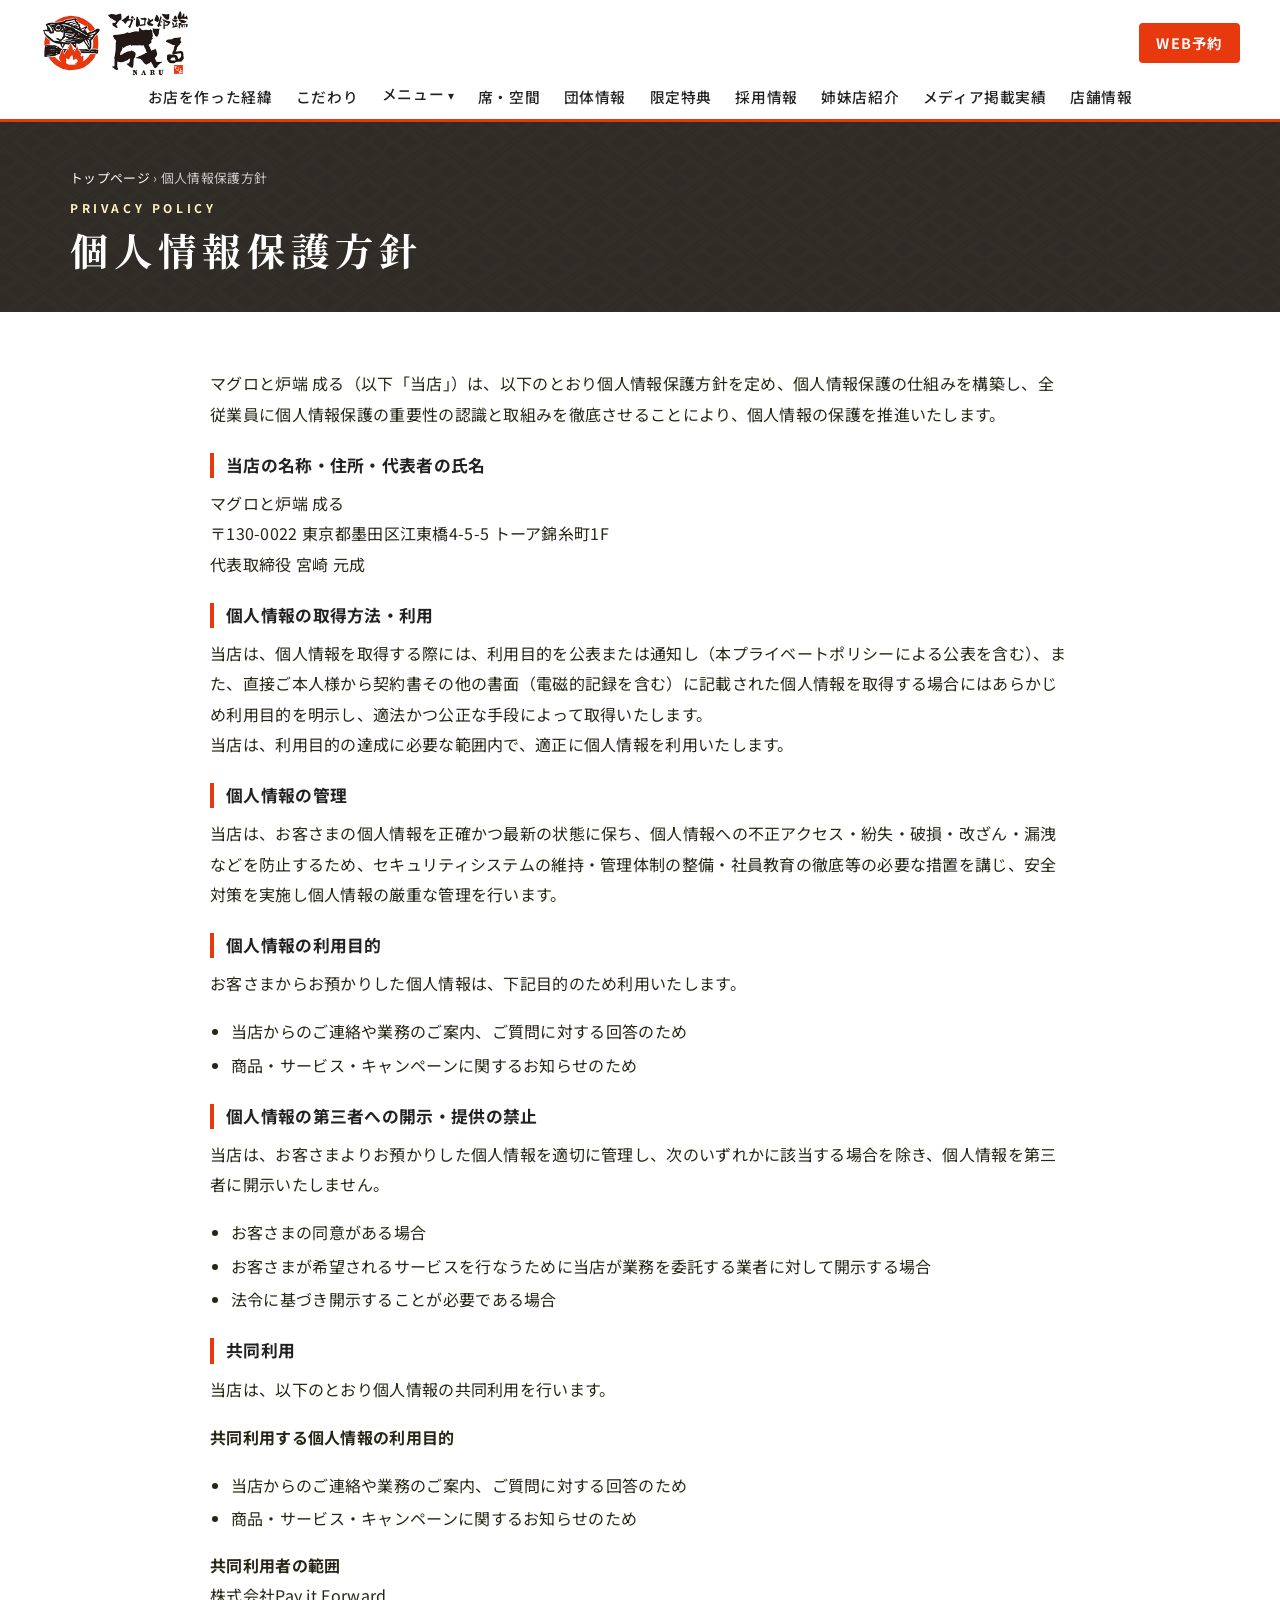
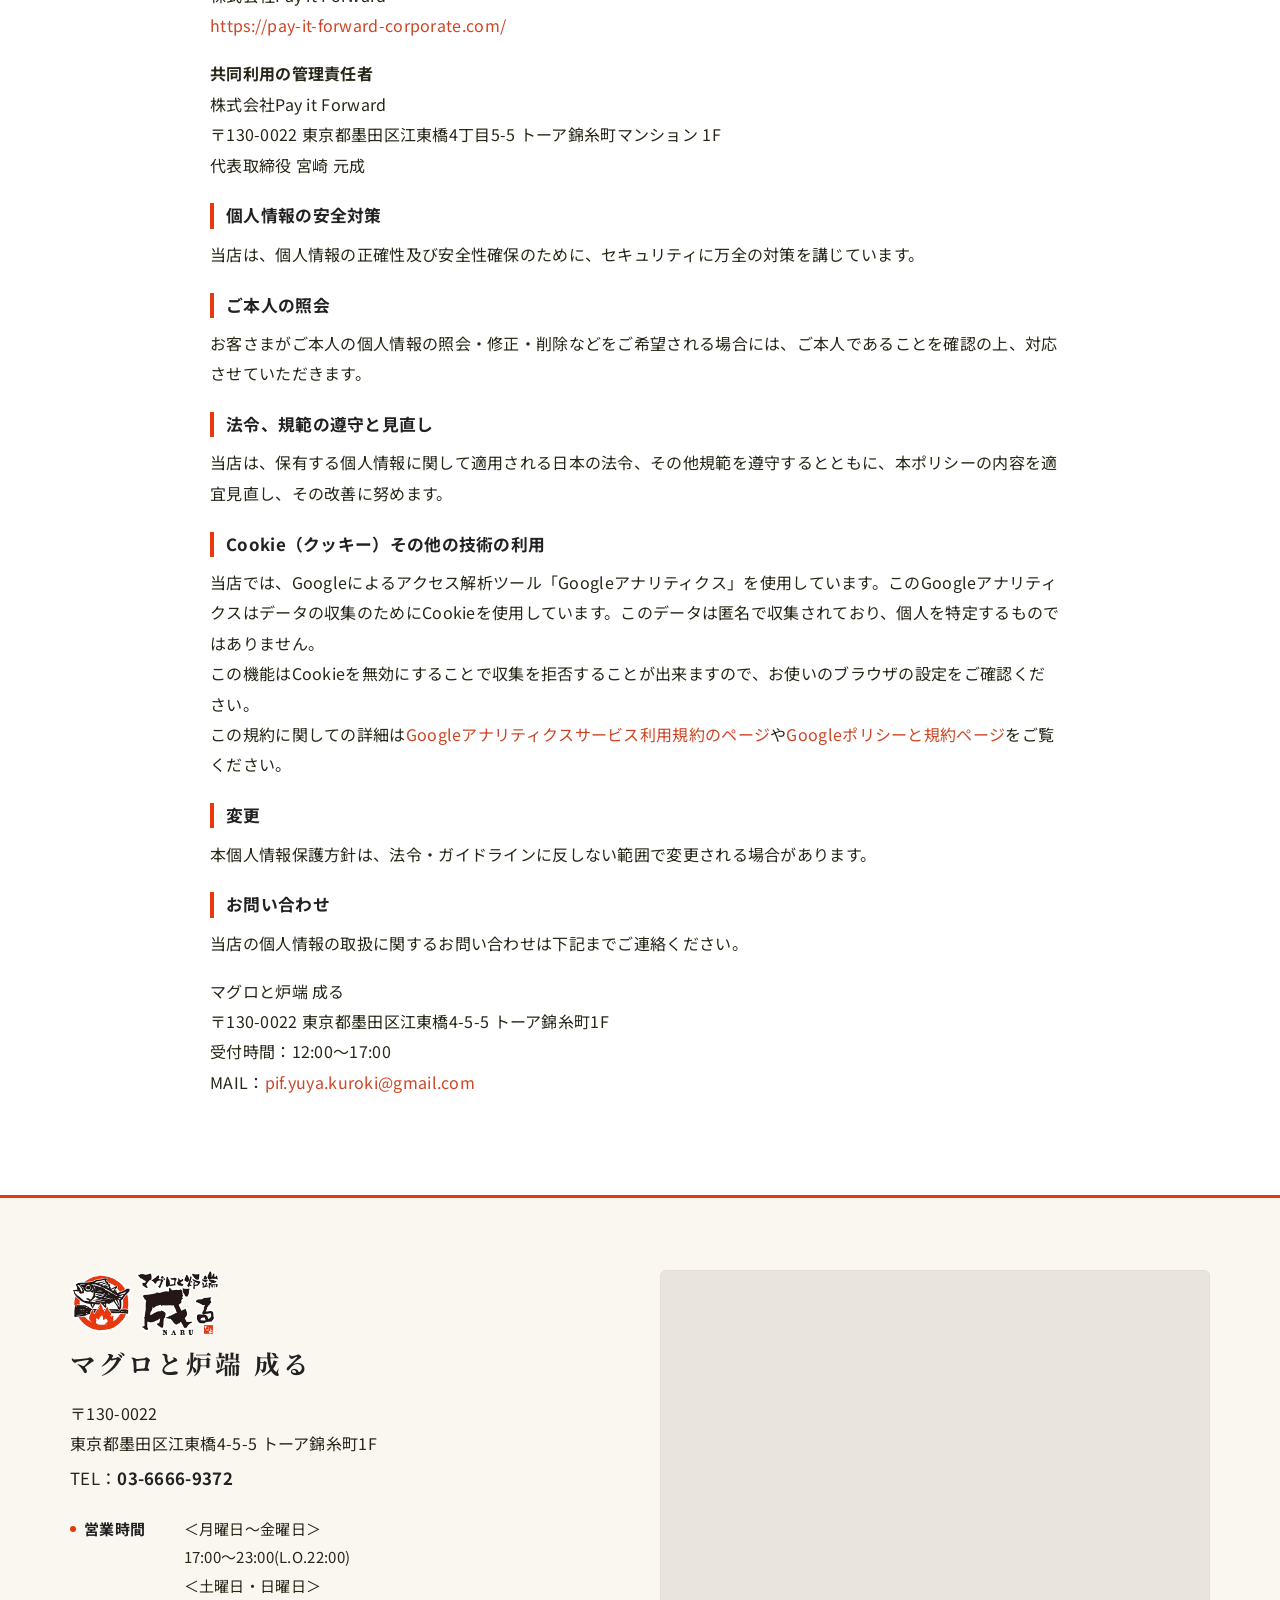
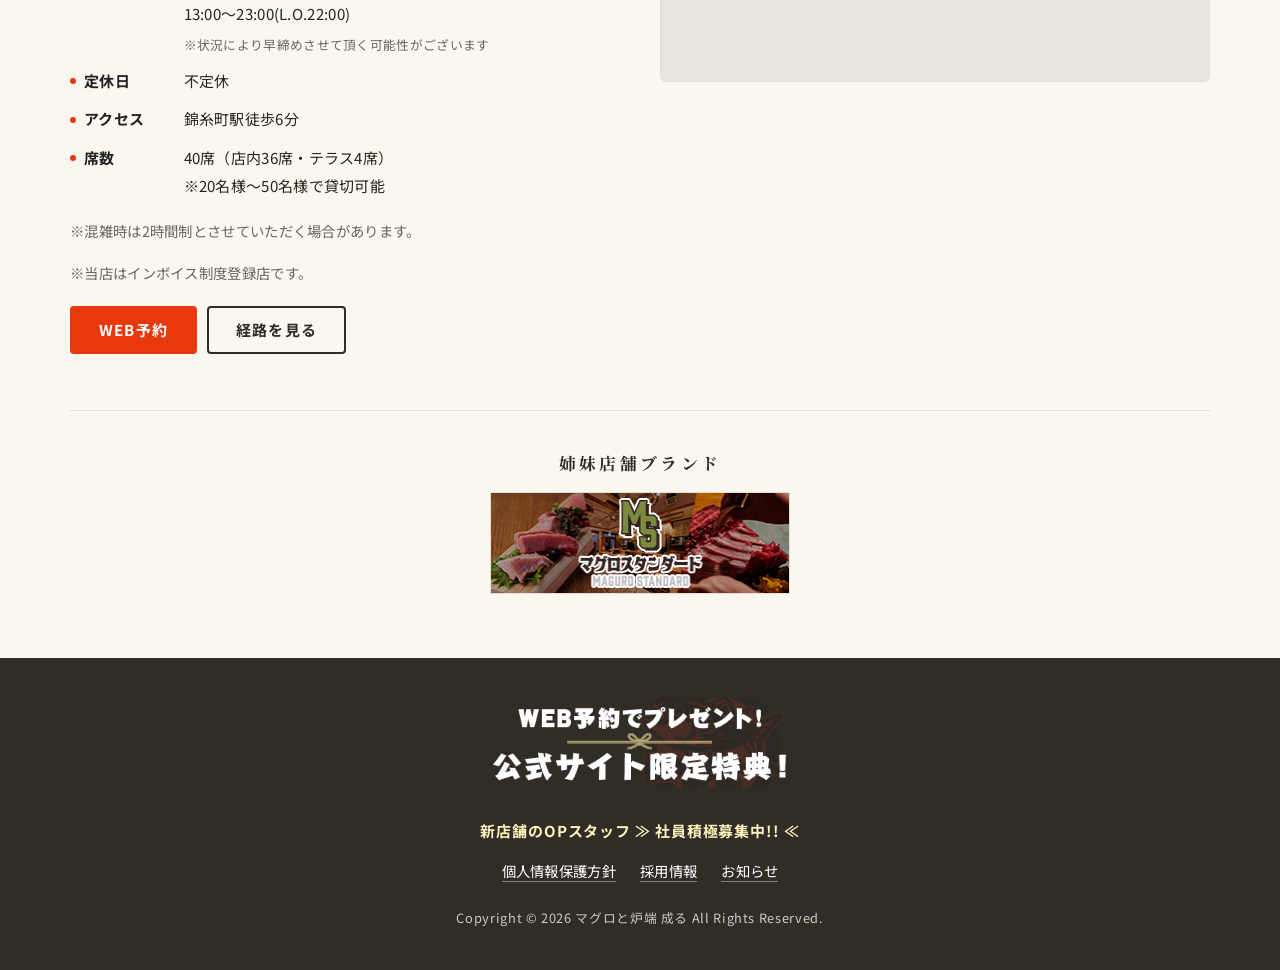
<file: privacy/index.html>
<!DOCTYPE html>
<html lang="ja">
<head>
<meta charset="UTF-8">
<meta name="viewport" content="width=device-width, initial-scale=1">
<title>個人情報保護方針 | マグロと炉端 成る</title>
<meta name="description" content="マグロと炉端 成る の個人情報保護方針。個人情報の取得方法・利用目的・管理・第三者への開示・共同利用・Cookieの利用などについて定めています。">
<meta property="og:type" content="website">
<meta property="og:site_name" content="マグロと炉端 成る">
<meta property="og:title" content="個人情報保護方針 | マグロと炉端 成る">
<meta property="og:description" content="マグロと炉端 成る の個人情報保護方針。個人情報の取得方法・利用目的・管理・第三者への開示・共同利用・Cookieの利用などについて定めています。">
<meta property="og:image" content="https://maguro-robata-naru.com/images/ogp.jpg">
<meta property="og:url" content="https://maguro-robata-naru.com/privacy/">
<meta name="twitter:card" content="summary_large_image">
<link rel="canonical" href="https://maguro-robata-naru.com/privacy/">
<link rel="icon" href="../images/logo.svg" type="image/svg+xml">
<link rel="preconnect" href="https://fonts.googleapis.com">
<link rel="preconnect" href="https://fonts.gstatic.com" crossorigin>
<link href="https://fonts.googleapis.com/css2?family=Noto+Sans+JP:wght@400;500;700;900&family=Noto+Serif+JP:wght@600;800&display=swap" rel="stylesheet">
<link rel="stylesheet" href="../css/style.css">
</head>
<body>
<header class="site-header" id="pagetop">
  <div class="header-inner">
    <a class="brand" href="../"><img src="../images/logo.svg" alt="マグロと炉端 成る" width="150" height="66"></a>
    <a class="btn btn-reserve header-reserve" href="https://yoyaku.tabelog.com/yoyaku/net_booking_form/index?rcd=13255968" target="_blank" rel="noopener">WEB予約</a>
    <button class="nav-toggle" type="button" aria-controls="global-nav" aria-expanded="false"><span></span><span></span><span></span><span class="sr-only">メニューを開く</span></button>
    <nav class="global-nav" id="global-nav" aria-label="グローバルナビゲーション">
      <ul>
        <li><a href="../story/">お店を作った経緯</a></li>
        <li><a href="../concept/">こだわり</a></li>
        <li class="has-sub">
          <button type="button" class="sub-toggle" aria-expanded="false">メニュー</button>
          <ul class="sub">
            <li><a href="../course/">コース</a></li>
            <li><a href="../food/">お食事</a></li>
            <li><a href="../drink/">お飲み物</a></li>
          </ul>
        </li>
        <li><a href="../table/">席・空間</a></li>
        <li><a href="../group/">団体情報</a></li>
        <li><a href="../special/">限定特典</a></li>
        <li><a href="https://pay-it-forward-corporate.com/recruit/" target="_blank" rel="noopener">採用情報</a></li>
        <li><a href="../sister-store/">姉妹店紹介</a></li>
        <li><a href="../media/">メディア掲載実績</a></li>
        <li><a href="#info">店舗情報</a></li>
      </ul>
      <a class="btn btn-reserve nav-reserve" href="https://yoyaku.tabelog.com/yoyaku/net_booking_form/index?rcd=13255968" target="_blank" rel="noopener">WEB予約</a>
    </nav>
  </div>
</header>
<main>
<div class="page-head">
  <div class="container">
    <p class="crumb"><a href="../">トップページ</a> › 個人情報保護方針</p>
    <h1><span class="en">PRIVACY POLICY</span>個人情報保護方針</h1>
  </div>
</div>
<div class="page-body">
<div class="container--narrow">
<div class="prose privacy">
  <p>マグロと炉端 成る（以下「当店」）は、以下のとおり個人情報保護方針を定め、個人情報保護の仕組みを構築し、全従業員に個人情報保護の重要性の認識と取組みを徹底させることにより、個人情報の保護を推進いたします。</p>
  <h3>当店の名称・住所・代表者の氏名</h3>
  <p>マグロと炉端 成る<br>〒130-0022 東京都墨田区江東橋4-5-5 トーア錦糸町1F<br>代表取締役 宮崎 元成</p>
  <h3>個⼈情報の取得⽅法・利⽤</h3>
  <p>当店は、個⼈情報を取得する際には、利⽤⽬的を公表または通知し（本プライベートポリシーによる公表を含む）、また、直接ご本⼈様から契約書その他の書⾯（電磁的記録を含む）に記載された個⼈情報を取得する場合にはあらかじめ利⽤⽬的を明⽰し、適法かつ公正な⼿段によって取得いたします。<br>当店は、利⽤⽬的の達成に必要な範囲内で、適正に個⼈情報を利⽤いたします。</p>
  <h3>個人情報の管理</h3>
  <p>当店は、お客さまの個人情報を正確かつ最新の状態に保ち、個人情報への不正アクセス・紛失・破損・改ざん・漏洩などを防止するため、セキュリティシステムの維持・管理体制の整備・社員教育の徹底等の必要な措置を講じ、安全対策を実施し個人情報の厳重な管理を行います。</p>
  <h3>個人情報の利用目的</h3>
  <p>お客さまからお預かりした個人情報は、下記目的のため利用いたします。</p>
  <ul>
    <li>当店からのご連絡や業務のご案内、ご質問に対する回答のため</li>
    <li>商品・サービス・キャンペーンに関するお知らせのため</li>
  </ul>
  <h3>個人情報の第三者への開示・提供の禁止</h3>
  <p>当店は、お客さまよりお預かりした個人情報を適切に管理し、次のいずれかに該当する場合を除き、個人情報を第三者に開示いたしません。</p>
  <ul>
    <li>お客さまの同意がある場合</li>
    <li>お客さまが希望されるサービスを行なうために当店が業務を委託する業者に対して開示する場合</li>
    <li>法令に基づき開示することが必要である場合</li>
  </ul>
  <h3>共同利用</h3>
  <p>当店は、以下のとおり個人情報の共同利用を行います。</p>
  <p><strong>共同利用する個人情報の利用目的</strong></p>
  <ul>
    <li>当店からのご連絡や業務のご案内、ご質問に対する回答のため</li>
    <li>商品・サービス・キャンペーンに関するお知らせのため</li>
  </ul>
  <p><strong>共同利用者の範囲</strong><br>株式会社Pay it Forward<br><a href="https://pay-it-forward-corporate.com/" target="_blank" rel="noopener">https://pay-it-forward-corporate.com/</a></p>
  <p><strong>共同利用の管理責任者</strong><br>株式会社Pay it Forward<br>〒130-0022 東京都墨田区江東橋4丁目5-5 トーア錦糸町マンション 1F<br>代表取締役 宮崎 元成</p>
  <h3>個人情報の安全対策</h3>
  <p>当店は、個人情報の正確性及び安全性確保のために、セキュリティに万全の対策を講じています。</p>
  <h3>ご本人の照会</h3>
  <p>お客さまがご本人の個人情報の照会・修正・削除などをご希望される場合には、ご本人であることを確認の上、対応させていただきます。</p>
  <h3>法令、規範の遵守と見直し</h3>
  <p>当店は、保有する個人情報に関して適用される日本の法令、その他規範を遵守するとともに、本ポリシーの内容を適宜見直し、その改善に努めます。</p>
  <h3>Cookie（クッキー）その他の技術の利用</h3>
  <p>当店では、Googleによるアクセス解析ツール「Googleアナリティクス」を使用しています。このGoogleアナリティクスはデータの収集のためにCookieを使用しています。このデータは匿名で収集されており、個人を特定するものではありません。<br>この機能はCookieを無効にすることで収集を拒否することが出来ますので、お使いのブラウザの設定をご確認ください。<br>この規約に関しての詳細は<a href="https://marketingplatform.google.com/about/analytics/terms/jp/" target="_blank" rel="noopener">Googleアナリティクスサービス利用規約のページ</a>や<a href="https://policies.google.com/technologies/ads?hl=ja" target="_blank" rel="noopener">Googleポリシーと規約ページ</a>をご覧ください。</p>
  <h3>変更</h3>
  <p>本個人情報保護方針は、法令・ガイドラインに反しない範囲で変更される場合があります。</p>
  <h3>お問い合わせ</h3>
  <p>当店の個人情報の取扱に関するお問い合わせは下記までご連絡ください。</p>
  <p>マグロと炉端 成る<br>〒130-0022 東京都墨田区江東橋4-5-5 トーア錦糸町1F<br>受付時間：12:00～17:00<br>MAIL：<a href="mailto:pif.yuya.kuroki@gmail.com">pif.yuya.kuroki@gmail.com</a></p>
</div>
</div>
</div>
</main>
<section class="info" id="info">
  <div class="container">
    <div class="info-grid">
      <div class="info-text">
        <img class="info-logo" src="../images/logo.svg" alt="" width="150" height="66">
        <h2>マグロと炉端 成る</h2>
        <p class="info-addr">〒130-0022<br>東京都墨田区江東橋4-5-5 トーア錦糸町1F</p>
        <p class="info-tel">TEL：<a href="tel:03-6666-9372">03-6666-9372</a></p>
        <dl>
          <dt>営業時間</dt>
          <dd>＜月曜日〜金曜日＞<br>17:00～23:00(L.O.22:00)<br>＜土曜日・日曜日＞<br>13:00～23:00(L.O.22:00)<small>※状況により早締めさせて頂く可能性がございます</small></dd>
          <dt>定休日</dt>
          <dd>不定休</dd>
          <dt>アクセス</dt>
          <dd>錦糸町駅徒歩6分</dd>
          <dt>席数</dt>
          <dd>40席（店内36席・テラス4席）<br>※20名様〜50名様で貸切可能</dd>
        </dl>
        <p class="info-note">※混雑時は2時間制とさせていただく場合があります。</p>
        <p class="info-note">※当店はインボイス制度登録店です。</p>
        <div class="info-actions">
          <a class="btn btn-reserve" href="https://yoyaku.tabelog.com/yoyaku/net_booking_form/index?rcd=13255968" target="_blank" rel="noopener">WEB予約</a>
          <a class="btn btn-dark" href="https://maps.google.com/maps/dir//%E3%83%9E%E3%82%B0%E3%83%AD%E3%81%A8%E7%82%89%E7%AB%AF%E6%88%90%E3%82%8B%20%E3%80%92130-0022%20%E6%9D%B1%E4%BA%AC%E9%83%BD%E5%A2%A8%E7%94%B0%E5%8C%BA%E6%B1%9F%E6%9D%B1%E6%A9%8B4-5-5%20%E3%83%88%E3%83%BC%E3%82%A2%E9%8C%A6%E7%B3%B8%E7%94%BA%201F/@35.6939247,139.818008,17z" target="_blank" rel="noopener">経路を見る</a>
        </div>
      </div>
      <div class="info-map">
        <iframe src="https://www.google.com/maps?q=%E6%9D%B1%E4%BA%AC%E9%83%BD%E5%A2%A8%E7%94%B0%E5%8C%BA%E6%B1%9F%E6%9D%B1%E6%A9%8B4-5-5%20%E3%83%88%E3%83%BC%E3%82%A2%E9%8C%A6%E7%B3%B8%E7%94%BA1F&output=embed" title="マグロと炉端 成る 地図" loading="lazy" allowfullscreen referrerpolicy="no-referrer-when-downgrade"></iframe>
      </div>
    </div>
    <div class="sister-brand">
      <h2>姉妹店舗ブランド</h2>
      <a href="https://maguro-standard.com/" target="_blank" rel="noopener"><img src="../images/maguro-standard-banner-2.jpg" alt="マグロスタンダード" width="300" height="100"></a>
    </div>
  </div>
</section>
<footer class="site-footer">
  <div class="container">
    <a class="footer-bnr" href="../special/"><img src="../images/special-banner.png" alt="公式サイト限定特典" width="300" height="90"></a>
    <p class="footer-recruit"><a href="https://pay-it-forward-corporate.com/recruit/" target="_blank" rel="noopener">新店舗のOPスタッフ ≫ 社員積極募集中!! ≪</a></p>
    <ul class="footer-links">
      <li><a href="../privacy/">個人情報保護方針</a></li>
      <li><a href="https://pay-it-forward-corporate.com/recruit/" target="_blank" rel="noopener">採用情報</a></li>
      <li><a href="../information/">お知らせ</a></li>
    </ul>
    <p class="copyright">Copyright © 2026 マグロと炉端 成る All Rights Reserved.</p>
  </div>
  <a href="#pagetop" class="pagetop" aria-label="ページ上部へ">▲</a>
</footer>
<nav class="mobile-bar" aria-label="クイックメニュー">
  <a href="tel:03-6666-9372"><svg viewBox="0 0 24 24" fill="none" stroke="currentColor" stroke-width="2" stroke-linecap="round" stroke-linejoin="round" aria-hidden="true"><path d="M22 16.9v3a2 2 0 0 1-2.2 2 19.8 19.8 0 0 1-8.6-3.1 19.5 19.5 0 0 1-6-6A19.8 19.8 0 0 1 2.1 4.2 2 2 0 0 1 4.1 2h3a2 2 0 0 1 2 1.7c.1.9.4 1.8.7 2.7a2 2 0 0 1-.5 2.1L8.1 9.8a16 16 0 0 0 6 6l1.3-1.3a2 2 0 0 1 2.1-.4c.9.3 1.8.6 2.7.7a2 2 0 0 1 1.8 2z"/></svg>電話</a>
  <a href="https://maps.google.com/maps/dir//%E3%83%9E%E3%82%B0%E3%83%AD%E3%81%A8%E7%82%89%E7%AB%AF%E6%88%90%E3%82%8B%20%E3%80%92130-0022%20%E6%9D%B1%E4%BA%AC%E9%83%BD%E5%A2%A8%E7%94%B0%E5%8C%BA%E6%B1%9F%E6%9D%B1%E6%A9%8B4-5-5%20%E3%83%88%E3%83%BC%E3%82%A2%E9%8C%A6%E7%B3%B8%E7%94%BA%201F/@35.6939247,139.818008,17z" target="_blank" rel="noopener"><svg viewBox="0 0 24 24" fill="none" stroke="currentColor" stroke-width="2" stroke-linecap="round" stroke-linejoin="round" aria-hidden="true"><path d="M21 10c0 7-9 13-9 13S3 17 3 10a9 9 0 0 1 18 0z"/><circle cx="12" cy="10" r="3"/></svg>地図</a>
  <a href="https://yoyaku.tabelog.com/yoyaku/net_booking_form/index?rcd=13255968" target="_blank" rel="noopener"><svg viewBox="0 0 24 24" fill="none" stroke="currentColor" stroke-width="2" stroke-linecap="round" stroke-linejoin="round" aria-hidden="true"><rect x="3" y="4" width="18" height="18" rx="2"/><path d="M16 2v4M8 2v4M3 10h18"/></svg>WEB予約</a>
</nav>
<script src="../js/main.js"></script>
</body>
</html>
</file>
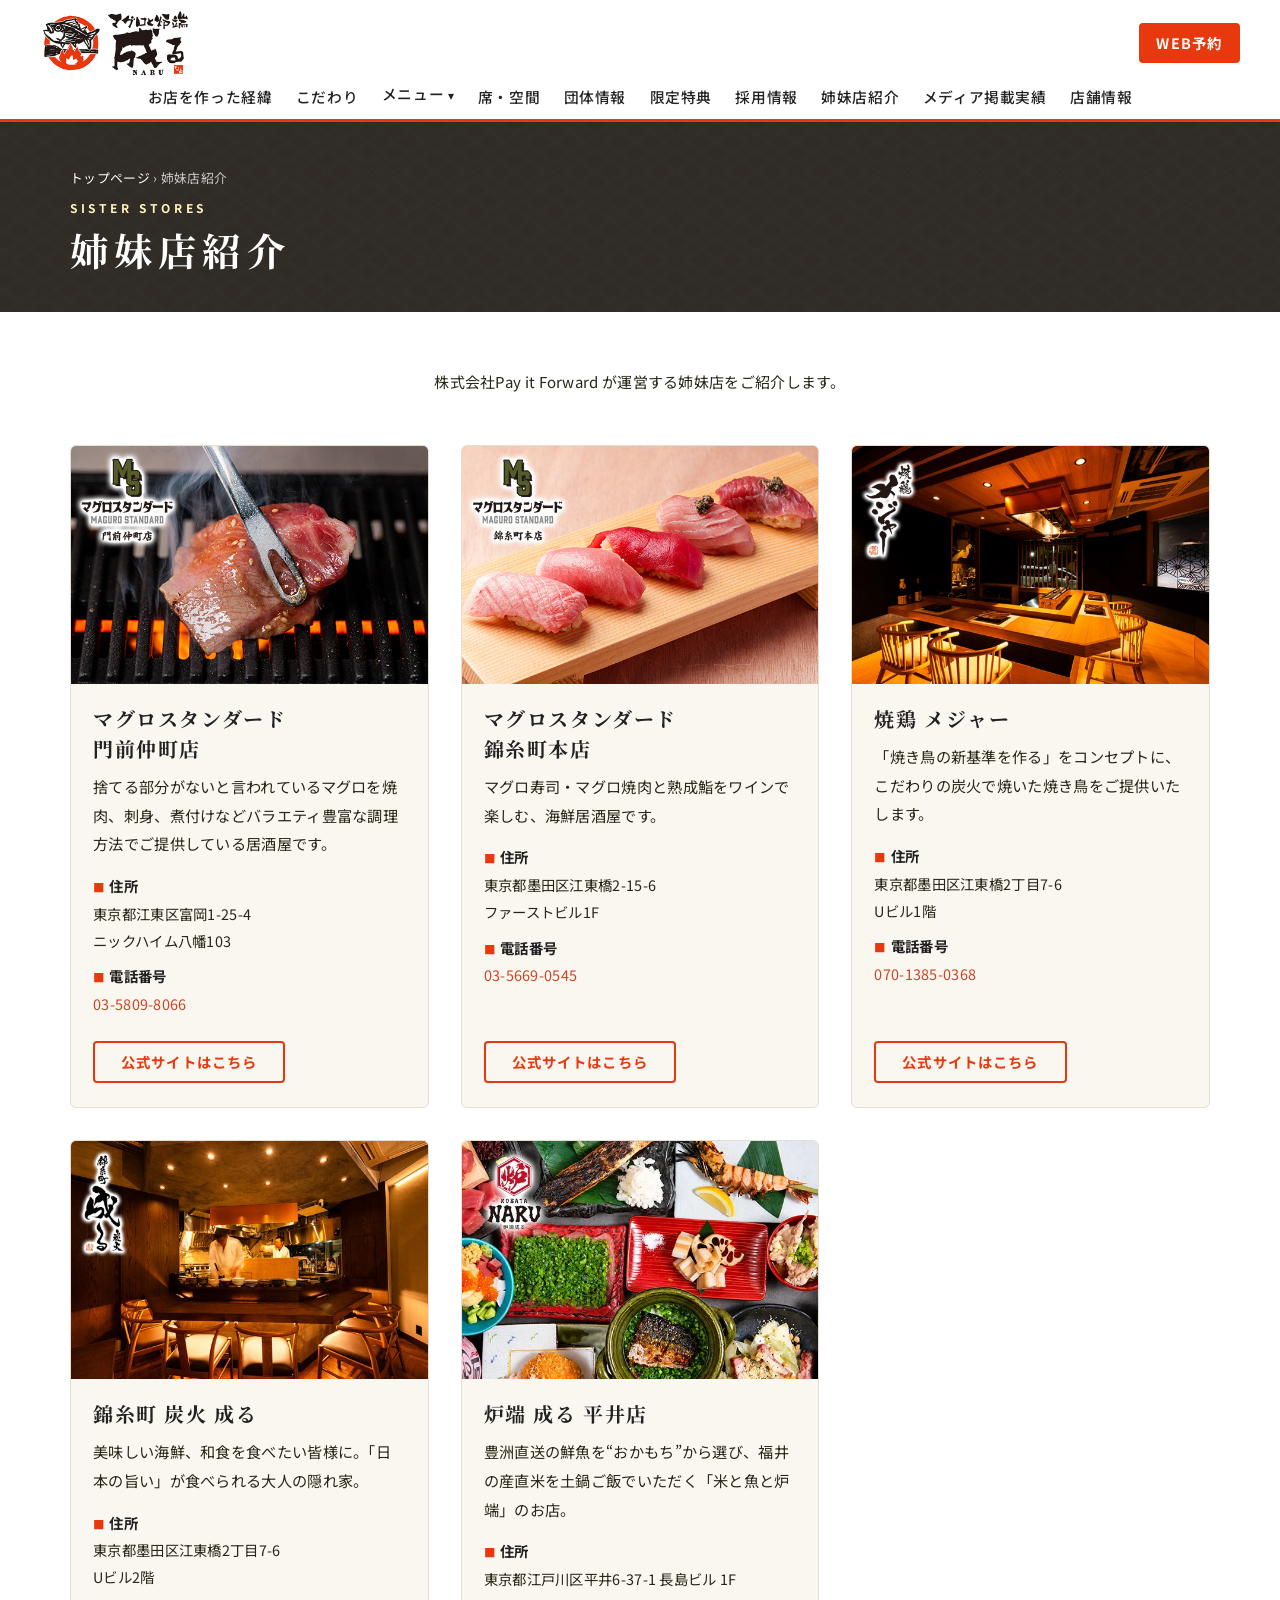
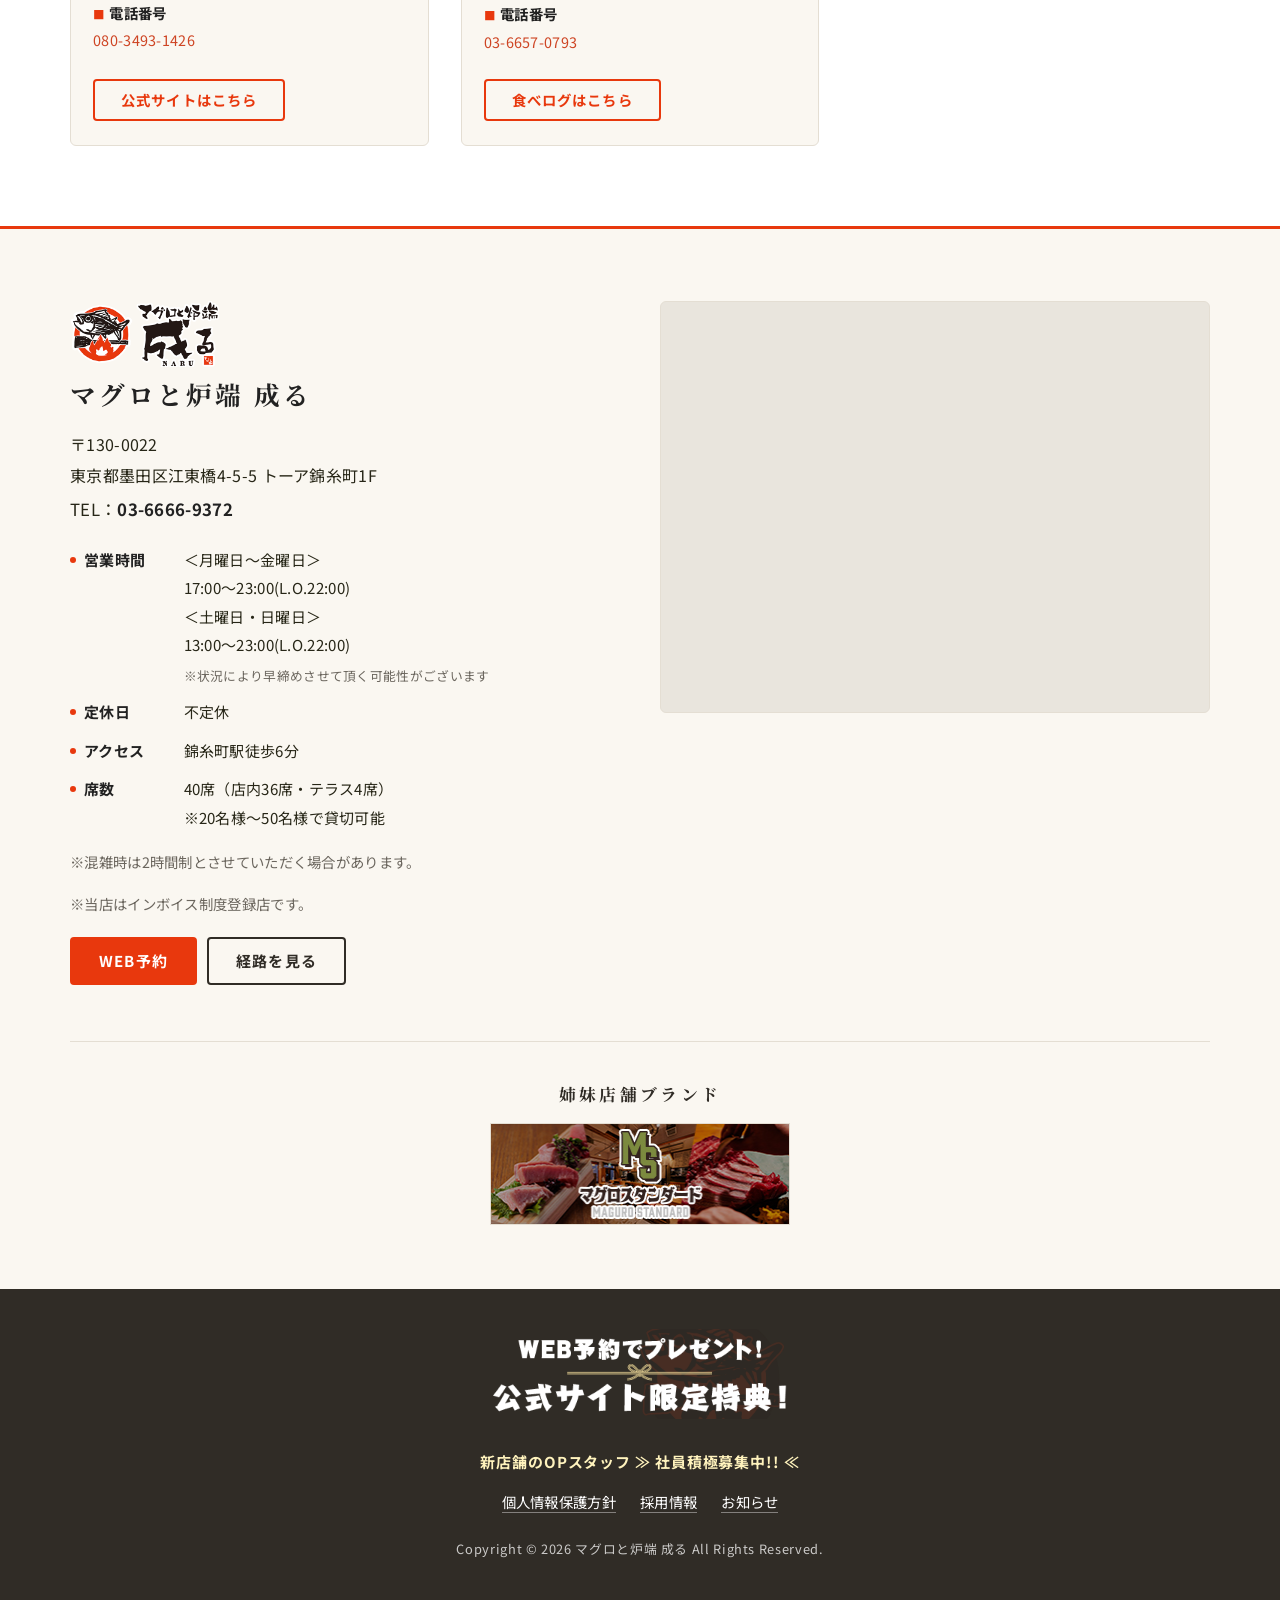
<file: sister-store/index.html>
<!DOCTYPE html>
<html lang="ja">
<head>
<meta charset="UTF-8">
<meta name="viewport" content="width=device-width, initial-scale=1">
<title>姉妹店紹介 | マグロと炉端 成る</title>
<meta name="description" content="姉妹店紹介 マグロスタンダード 門前仲町店・錦糸町本店、焼鶏 メジャー、錦糸町 炭火 成る、炉端 成る 平井店をご紹介します。">
<meta property="og:type" content="website">
<meta property="og:site_name" content="マグロと炉端 成る">
<meta property="og:title" content="姉妹店紹介 | マグロと炉端 成る">
<meta property="og:description" content="姉妹店紹介 マグロスタンダード 門前仲町店・錦糸町本店、焼鶏 メジャー、錦糸町 炭火 成る、炉端 成る 平井店をご紹介します。">
<meta property="og:image" content="https://maguro-robata-naru.com/images/sister-ms-kinshicho.jpg">
<meta property="og:url" content="https://maguro-robata-naru.com/sister-store/">
<meta name="twitter:card" content="summary_large_image">
<link rel="canonical" href="https://maguro-robata-naru.com/sister-store/">
<link rel="icon" href="../images/logo.svg" type="image/svg+xml">
<link rel="preconnect" href="https://fonts.googleapis.com">
<link rel="preconnect" href="https://fonts.gstatic.com" crossorigin>
<link href="https://fonts.googleapis.com/css2?family=Noto+Sans+JP:wght@400;500;700;900&family=Noto+Serif+JP:wght@600;800&display=swap" rel="stylesheet">
<link rel="stylesheet" href="../css/style.css">
</head>
<body>
<header class="site-header" id="pagetop">
  <div class="header-inner">
    <a class="brand" href="../"><img src="../images/logo.svg" alt="マグロと炉端 成る" width="150" height="66"></a>
    <a class="btn btn-reserve header-reserve" href="https://yoyaku.tabelog.com/yoyaku/net_booking_form/index?rcd=13255968" target="_blank" rel="noopener">WEB予約</a>
    <button class="nav-toggle" type="button" aria-controls="global-nav" aria-expanded="false"><span></span><span></span><span></span><span class="sr-only">メニューを開く</span></button>
    <nav class="global-nav" id="global-nav" aria-label="グローバルナビゲーション">
      <ul>
        <li><a href="../story/">お店を作った経緯</a></li>
        <li><a href="../concept/">こだわり</a></li>
        <li class="has-sub">
          <button type="button" class="sub-toggle" aria-expanded="false">メニュー</button>
          <ul class="sub">
            <li><a href="../course/">コース</a></li>
            <li><a href="../food/">お食事</a></li>
            <li><a href="../drink/">お飲み物</a></li>
          </ul>
        </li>
        <li><a href="../table/">席・空間</a></li>
        <li><a href="../group/">団体情報</a></li>
        <li><a href="../special/">限定特典</a></li>
        <li><a href="https://pay-it-forward-corporate.com/recruit/" target="_blank" rel="noopener">採用情報</a></li>
        <li><a href="../sister-store/">姉妹店紹介</a></li>
        <li><a href="../media/">メディア掲載実績</a></li>
        <li><a href="#info">店舗情報</a></li>
      </ul>
      <a class="btn btn-reserve nav-reserve" href="https://yoyaku.tabelog.com/yoyaku/net_booking_form/index?rcd=13255968" target="_blank" rel="noopener">WEB予約</a>
    </nav>
  </div>
</header>
<main>
<div class="page-head">
  <div class="container">
    <p class="crumb"><a href="../">トップページ</a> › 姉妹店紹介</p>
    <h1><span class="en">SISTER STORES</span>姉妹店紹介</h1>
  </div>
</div>
<div class="page-body">
<div class="container">
<p class="text-center">株式会社Pay it Forward が運営する姉妹店をご紹介します。</p>
<div class="sister-list">
  <article class="sister-card">
    <img src="../images/sister-ms-monnaka.jpg" alt="マグロスタンダード 門前仲町店" width="600" height="400" loading="lazy">
    <div class="sister-body">
      <h2>マグロスタンダード<br>門前仲町店</h2>
      <p class="sister-desc">捨てる部分がないと言われているマグロを焼肉、刺身、煮付けなどバラエティ豊富な調理方法でご提供している居酒屋です。</p>
      <dl>
        <dt>住所</dt><dd>東京都江東区富岡1-25-4<br>ニックハイム八幡103</dd>
        <dt>電話番号</dt><dd><a href="tel:03-5809-8066">03-5809-8066</a></dd>
      </dl>
      <a class="btn" href="https://maguro-standard.com/" target="_blank" rel="noopener">公式サイトはこちら</a>
    </div>
  </article>
  <article class="sister-card">
    <img src="../images/sister-ms-kinshicho.jpg" alt="マグロスタンダード 錦糸町本店" width="600" height="400" loading="lazy">
    <div class="sister-body">
      <h2>マグロスタンダード<br>錦糸町本店</h2>
      <p class="sister-desc">マグロ寿司・マグロ焼肉と熟成鮨をワインで楽しむ、海鮮居酒屋です。</p>
      <dl>
        <dt>住所</dt><dd>東京都墨田区江東橋2-15-6<br>ファーストビル1F</dd>
        <dt>電話番号</dt><dd><a href="tel:03-5669-0545">03-5669-0545</a></dd>
      </dl>
      <a class="btn" href="https://maguro-standard-kinshicho.com/" target="_blank" rel="noopener">公式サイトはこちら</a>
    </div>
  </article>
  <article class="sister-card">
    <img src="../images/sister-major.jpg" alt="焼鶏 メジャー" width="600" height="400" loading="lazy">
    <div class="sister-body">
      <h2>焼鶏 メジャー</h2>
      <p class="sister-desc">「焼き鳥の新基準を作る」をコンセプトに、こだわりの炭火で焼いた焼き鳥をご提供いたします。</p>
      <dl>
        <dt>住所</dt><dd>東京都墨田区江東橋2丁目7-6<br>Uビル1階</dd>
        <dt>電話番号</dt><dd><a href="tel:070-1385-0368">070-1385-0368</a></dd>
      </dl>
      <a class="btn" href="https://yakitori-major.com/" target="_blank" rel="noopener">公式サイトはこちら</a>
    </div>
  </article>
  <article class="sister-card">
    <img src="../images/sister-sumibi-naru.jpg" alt="錦糸町 炭火 成る" width="600" height="400" loading="lazy">
    <div class="sister-body">
      <h2>錦糸町 炭火 成る</h2>
      <p class="sister-desc">美味しい海鮮、和食を食べたい皆様に。「日本の旨い」が食べられる大人の隠れ家。</p>
      <dl>
        <dt>住所</dt><dd>東京都墨田区江東橋2丁目7-6<br>Uビル2階</dd>
        <dt>電話番号</dt><dd><a href="tel:080-3493-1426">080-3493-1426</a></dd>
      </dl>
      <a class="btn" href="https://kinshicho-sumibi-naru.com/" target="_blank" rel="noopener">公式サイトはこちら</a>
    </div>
  </article>
  <article class="sister-card">
    <img src="../images/sister-robata-hirai.webp" alt="炉端 成る 平井店" width="600" height="400" loading="lazy">
    <div class="sister-body">
      <h2>炉端 成る 平井店</h2>
      <p class="sister-desc">豊洲直送の鮮魚を“おかもち”から選び、福井の産直米を土鍋ご飯でいただく「米と魚と炉端」のお店。</p>
      <dl>
        <dt>住所</dt><dd>東京都江戸川区平井6-37-1 長島ビル 1F</dd>
        <dt>電話番号</dt><dd><a href="tel:03-6657-0793">03-6657-0793</a></dd>
      </dl>
      <a class="btn" href="https://tabelog.com/tokyo/A1312/A131202/13325262/" target="_blank" rel="noopener">食べログはこちら</a>
    </div>
  </article>
</div>
</div>
</div>
</main>
<section class="info" id="info">
  <div class="container">
    <div class="info-grid">
      <div class="info-text">
        <img class="info-logo" src="../images/logo.svg" alt="" width="150" height="66">
        <h2>マグロと炉端 成る</h2>
        <p class="info-addr">〒130-0022<br>東京都墨田区江東橋4-5-5 トーア錦糸町1F</p>
        <p class="info-tel">TEL：<a href="tel:03-6666-9372">03-6666-9372</a></p>
        <dl>
          <dt>営業時間</dt>
          <dd>＜月曜日〜金曜日＞<br>17:00～23:00(L.O.22:00)<br>＜土曜日・日曜日＞<br>13:00～23:00(L.O.22:00)<small>※状況により早締めさせて頂く可能性がございます</small></dd>
          <dt>定休日</dt>
          <dd>不定休</dd>
          <dt>アクセス</dt>
          <dd>錦糸町駅徒歩6分</dd>
          <dt>席数</dt>
          <dd>40席（店内36席・テラス4席）<br>※20名様〜50名様で貸切可能</dd>
        </dl>
        <p class="info-note">※混雑時は2時間制とさせていただく場合があります。</p>
        <p class="info-note">※当店はインボイス制度登録店です。</p>
        <div class="info-actions">
          <a class="btn btn-reserve" href="https://yoyaku.tabelog.com/yoyaku/net_booking_form/index?rcd=13255968" target="_blank" rel="noopener">WEB予約</a>
          <a class="btn btn-dark" href="https://maps.google.com/maps/dir//%E3%83%9E%E3%82%B0%E3%83%AD%E3%81%A8%E7%82%89%E7%AB%AF%E6%88%90%E3%82%8B%20%E3%80%92130-0022%20%E6%9D%B1%E4%BA%AC%E9%83%BD%E5%A2%A8%E7%94%B0%E5%8C%BA%E6%B1%9F%E6%9D%B1%E6%A9%8B4-5-5%20%E3%83%88%E3%83%BC%E3%82%A2%E9%8C%A6%E7%B3%B8%E7%94%BA%201F/@35.6939247,139.818008,17z" target="_blank" rel="noopener">経路を見る</a>
        </div>
      </div>
      <div class="info-map">
        <iframe src="https://www.google.com/maps?q=%E6%9D%B1%E4%BA%AC%E9%83%BD%E5%A2%A8%E7%94%B0%E5%8C%BA%E6%B1%9F%E6%9D%B1%E6%A9%8B4-5-5%20%E3%83%88%E3%83%BC%E3%82%A2%E9%8C%A6%E7%B3%B8%E7%94%BA1F&output=embed" title="マグロと炉端 成る 地図" loading="lazy" allowfullscreen referrerpolicy="no-referrer-when-downgrade"></iframe>
      </div>
    </div>
    <div class="sister-brand">
      <h2>姉妹店舗ブランド</h2>
      <a href="https://maguro-standard.com/" target="_blank" rel="noopener"><img src="../images/maguro-standard-banner-2.jpg" alt="マグロスタンダード" width="300" height="100"></a>
    </div>
  </div>
</section>
<footer class="site-footer">
  <div class="container">
    <a class="footer-bnr" href="../special/"><img src="../images/special-banner.png" alt="公式サイト限定特典" width="300" height="90"></a>
    <p class="footer-recruit"><a href="https://pay-it-forward-corporate.com/recruit/" target="_blank" rel="noopener">新店舗のOPスタッフ ≫ 社員積極募集中!! ≪</a></p>
    <ul class="footer-links">
      <li><a href="../privacy/">個人情報保護方針</a></li>
      <li><a href="https://pay-it-forward-corporate.com/recruit/" target="_blank" rel="noopener">採用情報</a></li>
      <li><a href="../information/">お知らせ</a></li>
    </ul>
    <p class="copyright">Copyright © 2026 マグロと炉端 成る All Rights Reserved.</p>
  </div>
  <a href="#pagetop" class="pagetop" aria-label="ページ上部へ">▲</a>
</footer>
<nav class="mobile-bar" aria-label="クイックメニュー">
  <a href="tel:03-6666-9372"><svg viewBox="0 0 24 24" fill="none" stroke="currentColor" stroke-width="2" stroke-linecap="round" stroke-linejoin="round" aria-hidden="true"><path d="M22 16.9v3a2 2 0 0 1-2.2 2 19.8 19.8 0 0 1-8.6-3.1 19.5 19.5 0 0 1-6-6A19.8 19.8 0 0 1 2.1 4.2 2 2 0 0 1 4.1 2h3a2 2 0 0 1 2 1.7c.1.9.4 1.8.7 2.7a2 2 0 0 1-.5 2.1L8.1 9.8a16 16 0 0 0 6 6l1.3-1.3a2 2 0 0 1 2.1-.4c.9.3 1.8.6 2.7.7a2 2 0 0 1 1.8 2z"/></svg>電話</a>
  <a href="https://maps.google.com/maps/dir//%E3%83%9E%E3%82%B0%E3%83%AD%E3%81%A8%E7%82%89%E7%AB%AF%E6%88%90%E3%82%8B%20%E3%80%92130-0022%20%E6%9D%B1%E4%BA%AC%E9%83%BD%E5%A2%A8%E7%94%B0%E5%8C%BA%E6%B1%9F%E6%9D%B1%E6%A9%8B4-5-5%20%E3%83%88%E3%83%BC%E3%82%A2%E9%8C%A6%E7%B3%B8%E7%94%BA%201F/@35.6939247,139.818008,17z" target="_blank" rel="noopener"><svg viewBox="0 0 24 24" fill="none" stroke="currentColor" stroke-width="2" stroke-linecap="round" stroke-linejoin="round" aria-hidden="true"><path d="M21 10c0 7-9 13-9 13S3 17 3 10a9 9 0 0 1 18 0z"/><circle cx="12" cy="10" r="3"/></svg>地図</a>
  <a href="https://yoyaku.tabelog.com/yoyaku/net_booking_form/index?rcd=13255968" target="_blank" rel="noopener"><svg viewBox="0 0 24 24" fill="none" stroke="currentColor" stroke-width="2" stroke-linecap="round" stroke-linejoin="round" aria-hidden="true"><rect x="3" y="4" width="18" height="18" rx="2"/><path d="M16 2v4M8 2v4M3 10h18"/></svg>WEB予約</a>
</nav>
<script src="../js/main.js"></script>
</body>
</html>
</file>
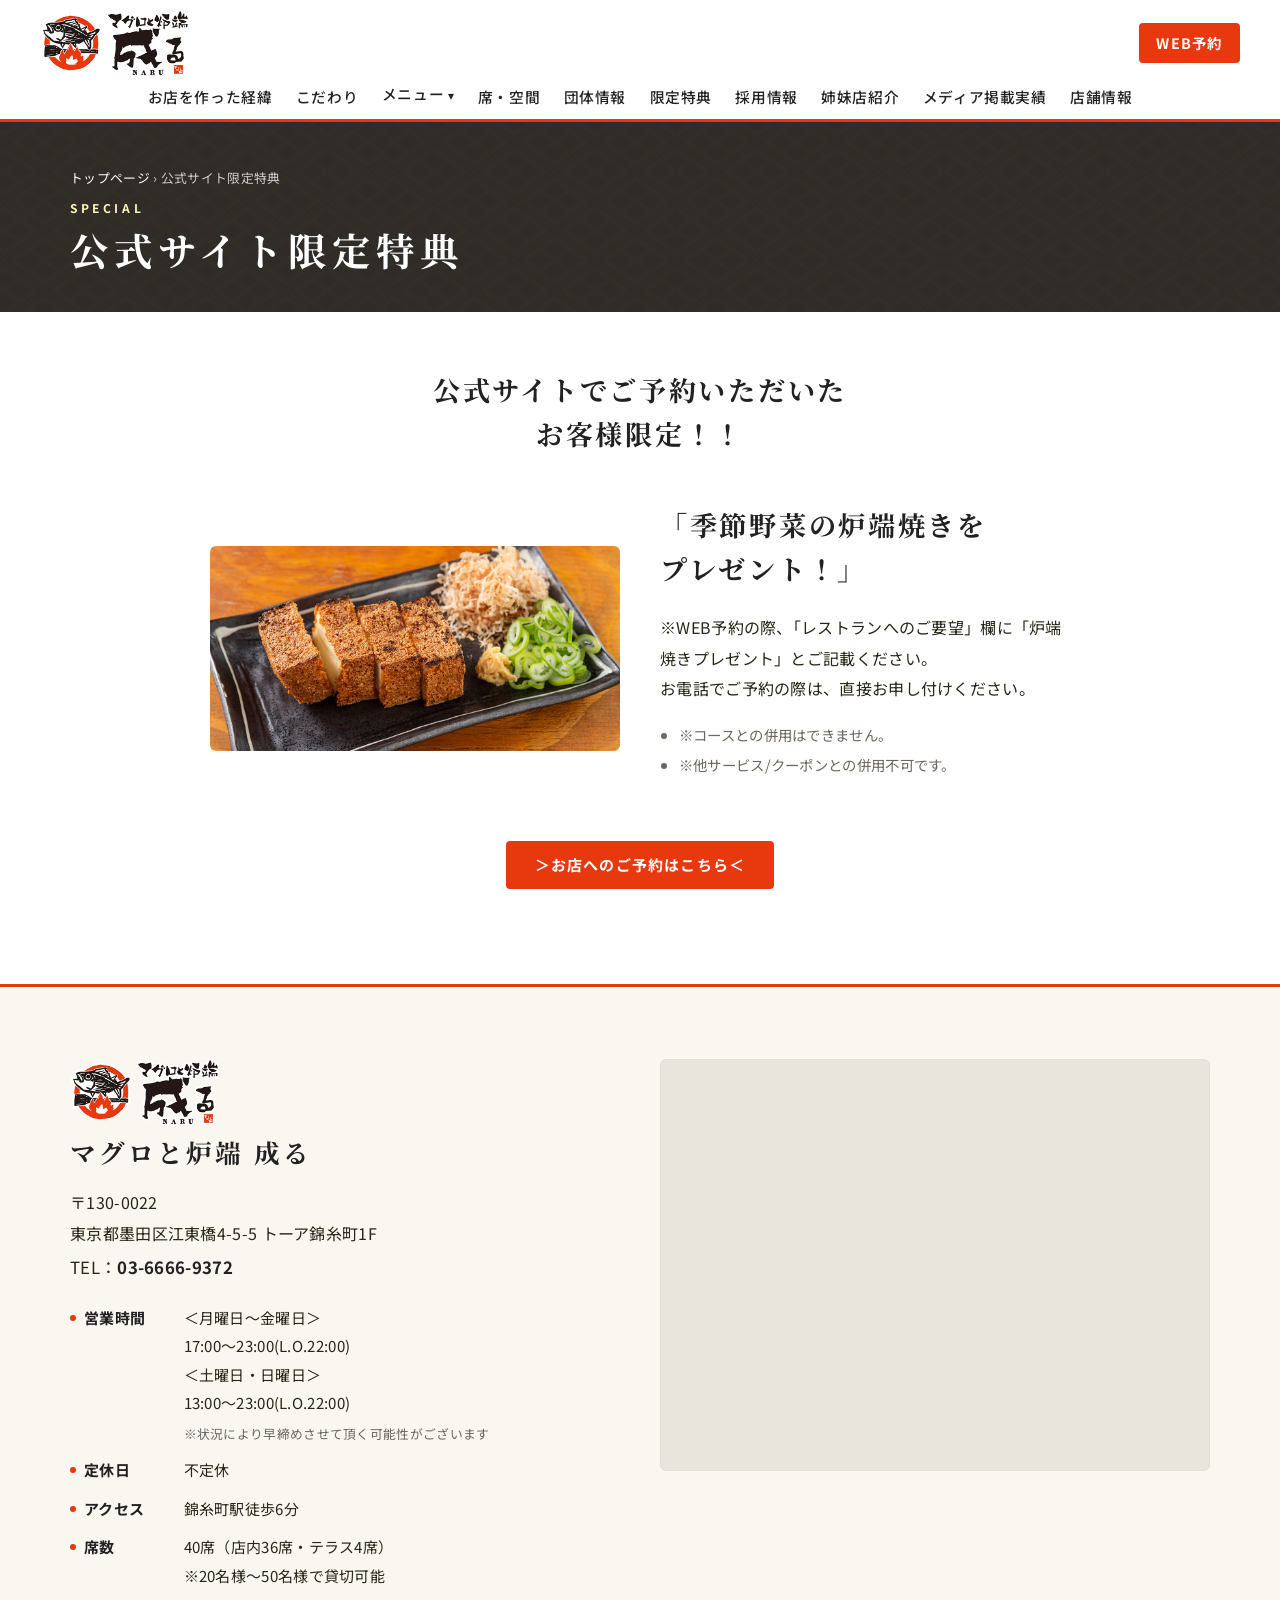
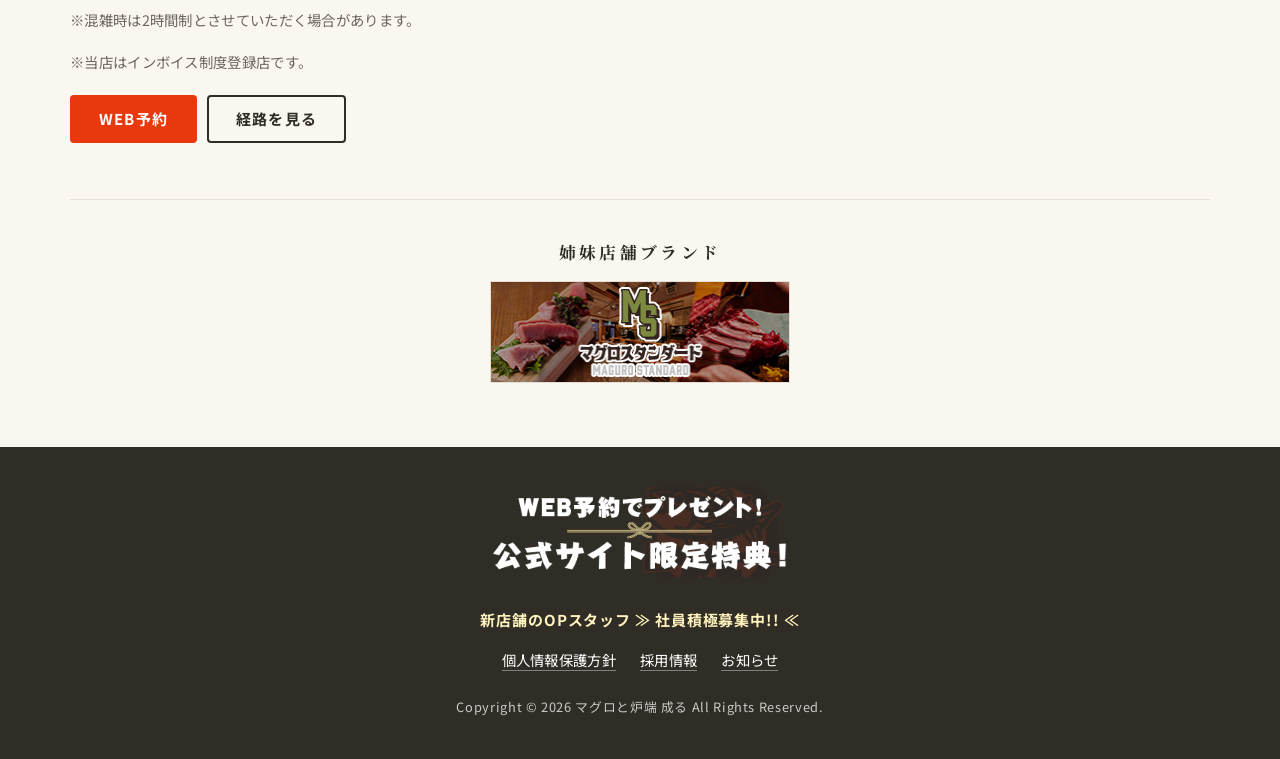
<file: special/index.html>
<!DOCTYPE html>
<html lang="ja">
<head>
<meta charset="UTF-8">
<meta name="viewport" content="width=device-width, initial-scale=1">
<title>公式サイト限定特典 | マグロと炉端 成る</title>
<meta name="description" content="公式サイト限定特典 公式サイトでご予約いただいたお客様限定！！「季節野菜の炉端焼きをプレゼント！」WEB予約の際、「レストランへのご要望」欄に「炉端焼きプレゼント」とご記載ください。">
<meta property="og:type" content="website">
<meta property="og:site_name" content="マグロと炉端 成る">
<meta property="og:title" content="公式サイト限定特典 | マグロと炉端 成る">
<meta property="og:description" content="公式サイト限定特典 公式サイトでご予約いただいたお客様限定！！「季節野菜の炉端焼きをプレゼント！」WEB予約の際、「レストランへのご要望」欄に「炉端焼きプレゼント」とご記載ください。">
<meta property="og:image" content="https://maguro-robata-naru.com/images/food-yasai.jpg">
<meta property="og:url" content="https://maguro-robata-naru.com/special/">
<meta name="twitter:card" content="summary_large_image">
<link rel="canonical" href="https://maguro-robata-naru.com/special/">
<link rel="icon" href="../images/logo.svg" type="image/svg+xml">
<link rel="preconnect" href="https://fonts.googleapis.com">
<link rel="preconnect" href="https://fonts.gstatic.com" crossorigin>
<link href="https://fonts.googleapis.com/css2?family=Noto+Sans+JP:wght@400;500;700;900&family=Noto+Serif+JP:wght@600;800&display=swap" rel="stylesheet">
<link rel="stylesheet" href="../css/style.css">
</head>
<body>
<header class="site-header" id="pagetop">
  <div class="header-inner">
    <a class="brand" href="../"><img src="../images/logo.svg" alt="マグロと炉端 成る" width="150" height="66"></a>
    <a class="btn btn-reserve header-reserve" href="https://yoyaku.tabelog.com/yoyaku/net_booking_form/index?rcd=13255968" target="_blank" rel="noopener">WEB予約</a>
    <button class="nav-toggle" type="button" aria-controls="global-nav" aria-expanded="false"><span></span><span></span><span></span><span class="sr-only">メニューを開く</span></button>
    <nav class="global-nav" id="global-nav" aria-label="グローバルナビゲーション">
      <ul>
        <li><a href="../story/">お店を作った経緯</a></li>
        <li><a href="../concept/">こだわり</a></li>
        <li class="has-sub">
          <button type="button" class="sub-toggle" aria-expanded="false">メニュー</button>
          <ul class="sub">
            <li><a href="../course/">コース</a></li>
            <li><a href="../food/">お食事</a></li>
            <li><a href="../drink/">お飲み物</a></li>
          </ul>
        </li>
        <li><a href="../table/">席・空間</a></li>
        <li><a href="../group/">団体情報</a></li>
        <li><a href="../special/">限定特典</a></li>
        <li><a href="https://pay-it-forward-corporate.com/recruit/" target="_blank" rel="noopener">採用情報</a></li>
        <li><a href="../sister-store/">姉妹店紹介</a></li>
        <li><a href="../media/">メディア掲載実績</a></li>
        <li><a href="#info">店舗情報</a></li>
      </ul>
      <a class="btn btn-reserve nav-reserve" href="https://yoyaku.tabelog.com/yoyaku/net_booking_form/index?rcd=13255968" target="_blank" rel="noopener">WEB予約</a>
    </nav>
  </div>
</header>
<main>
<div class="page-head">
  <div class="container">
    <p class="crumb"><a href="../">トップページ</a> › 公式サイト限定特典</p>
    <h1><span class="en">SPECIAL</span>公式サイト限定特典</h1>
  </div>
</div>
<div class="page-body">
<div class="container--narrow">
<div class="prose text-center">
  <h2>公式サイトでご予約いただいた<br>お客様限定！！</h2>
</div>
<div class="split">
  <img src="../images/food-yasai.jpg" alt="季節野菜の炉端焼き" width="1200" height="600">
  <div class="prose">
    <h2>「季節野菜の炉端焼きを<br>プレゼント！」</h2>
    <p>※WEB予約の際、「レストランへのご要望」欄に「炉端焼きプレゼント」とご記載ください。<br>お電話でご予約の際は、直接お申し付けください。</p>
    <ul class="note">
      <li>※コースとの併用はできません。</li>
      <li>※他サービス/クーポンとの併用不可です。</li>
    </ul>
  </div>
</div>
<p class="ba"><a class="btn btn-reserve" href="https://yoyaku.tabelog.com/yoyaku/net_booking_form/index?rcd=13255968" target="_blank" rel="noopener">＞お店へのご予約はこちら＜</a></p>
</div>
</div>
</main>
<section class="info" id="info">
  <div class="container">
    <div class="info-grid">
      <div class="info-text">
        <img class="info-logo" src="../images/logo.svg" alt="" width="150" height="66">
        <h2>マグロと炉端 成る</h2>
        <p class="info-addr">〒130-0022<br>東京都墨田区江東橋4-5-5 トーア錦糸町1F</p>
        <p class="info-tel">TEL：<a href="tel:03-6666-9372">03-6666-9372</a></p>
        <dl>
          <dt>営業時間</dt>
          <dd>＜月曜日〜金曜日＞<br>17:00～23:00(L.O.22:00)<br>＜土曜日・日曜日＞<br>13:00～23:00(L.O.22:00)<small>※状況により早締めさせて頂く可能性がございます</small></dd>
          <dt>定休日</dt>
          <dd>不定休</dd>
          <dt>アクセス</dt>
          <dd>錦糸町駅徒歩6分</dd>
          <dt>席数</dt>
          <dd>40席（店内36席・テラス4席）<br>※20名様〜50名様で貸切可能</dd>
        </dl>
        <p class="info-note">※混雑時は2時間制とさせていただく場合があります。</p>
        <p class="info-note">※当店はインボイス制度登録店です。</p>
        <div class="info-actions">
          <a class="btn btn-reserve" href="https://yoyaku.tabelog.com/yoyaku/net_booking_form/index?rcd=13255968" target="_blank" rel="noopener">WEB予約</a>
          <a class="btn btn-dark" href="https://maps.google.com/maps/dir//%E3%83%9E%E3%82%B0%E3%83%AD%E3%81%A8%E7%82%89%E7%AB%AF%E6%88%90%E3%82%8B%20%E3%80%92130-0022%20%E6%9D%B1%E4%BA%AC%E9%83%BD%E5%A2%A8%E7%94%B0%E5%8C%BA%E6%B1%9F%E6%9D%B1%E6%A9%8B4-5-5%20%E3%83%88%E3%83%BC%E3%82%A2%E9%8C%A6%E7%B3%B8%E7%94%BA%201F/@35.6939247,139.818008,17z" target="_blank" rel="noopener">経路を見る</a>
        </div>
      </div>
      <div class="info-map">
        <iframe src="https://www.google.com/maps?q=%E6%9D%B1%E4%BA%AC%E9%83%BD%E5%A2%A8%E7%94%B0%E5%8C%BA%E6%B1%9F%E6%9D%B1%E6%A9%8B4-5-5%20%E3%83%88%E3%83%BC%E3%82%A2%E9%8C%A6%E7%B3%B8%E7%94%BA1F&output=embed" title="マグロと炉端 成る 地図" loading="lazy" allowfullscreen referrerpolicy="no-referrer-when-downgrade"></iframe>
      </div>
    </div>
    <div class="sister-brand">
      <h2>姉妹店舗ブランド</h2>
      <a href="https://maguro-standard.com/" target="_blank" rel="noopener"><img src="../images/maguro-standard-banner-2.jpg" alt="マグロスタンダード" width="300" height="100"></a>
    </div>
  </div>
</section>
<footer class="site-footer">
  <div class="container">
    <a class="footer-bnr" href="../special/"><img src="../images/special-banner.png" alt="公式サイト限定特典" width="300" height="90"></a>
    <p class="footer-recruit"><a href="https://pay-it-forward-corporate.com/recruit/" target="_blank" rel="noopener">新店舗のOPスタッフ ≫ 社員積極募集中!! ≪</a></p>
    <ul class="footer-links">
      <li><a href="../privacy/">個人情報保護方針</a></li>
      <li><a href="https://pay-it-forward-corporate.com/recruit/" target="_blank" rel="noopener">採用情報</a></li>
      <li><a href="../information/">お知らせ</a></li>
    </ul>
    <p class="copyright">Copyright © 2026 マグロと炉端 成る All Rights Reserved.</p>
  </div>
  <a href="#pagetop" class="pagetop" aria-label="ページ上部へ">▲</a>
</footer>
<nav class="mobile-bar" aria-label="クイックメニュー">
  <a href="tel:03-6666-9372"><svg viewBox="0 0 24 24" fill="none" stroke="currentColor" stroke-width="2" stroke-linecap="round" stroke-linejoin="round" aria-hidden="true"><path d="M22 16.9v3a2 2 0 0 1-2.2 2 19.8 19.8 0 0 1-8.6-3.1 19.5 19.5 0 0 1-6-6A19.8 19.8 0 0 1 2.1 4.2 2 2 0 0 1 4.1 2h3a2 2 0 0 1 2 1.7c.1.9.4 1.8.7 2.7a2 2 0 0 1-.5 2.1L8.1 9.8a16 16 0 0 0 6 6l1.3-1.3a2 2 0 0 1 2.1-.4c.9.3 1.8.6 2.7.7a2 2 0 0 1 1.8 2z"/></svg>電話</a>
  <a href="https://maps.google.com/maps/dir//%E3%83%9E%E3%82%B0%E3%83%AD%E3%81%A8%E7%82%89%E7%AB%AF%E6%88%90%E3%82%8B%20%E3%80%92130-0022%20%E6%9D%B1%E4%BA%AC%E9%83%BD%E5%A2%A8%E7%94%B0%E5%8C%BA%E6%B1%9F%E6%9D%B1%E6%A9%8B4-5-5%20%E3%83%88%E3%83%BC%E3%82%A2%E9%8C%A6%E7%B3%B8%E7%94%BA%201F/@35.6939247,139.818008,17z" target="_blank" rel="noopener"><svg viewBox="0 0 24 24" fill="none" stroke="currentColor" stroke-width="2" stroke-linecap="round" stroke-linejoin="round" aria-hidden="true"><path d="M21 10c0 7-9 13-9 13S3 17 3 10a9 9 0 0 1 18 0z"/><circle cx="12" cy="10" r="3"/></svg>地図</a>
  <a href="https://yoyaku.tabelog.com/yoyaku/net_booking_form/index?rcd=13255968" target="_blank" rel="noopener"><svg viewBox="0 0 24 24" fill="none" stroke="currentColor" stroke-width="2" stroke-linecap="round" stroke-linejoin="round" aria-hidden="true"><rect x="3" y="4" width="18" height="18" rx="2"/><path d="M16 2v4M8 2v4M3 10h18"/></svg>WEB予約</a>
</nav>
<script src="../js/main.js"></script>
</body>
</html>
</file>
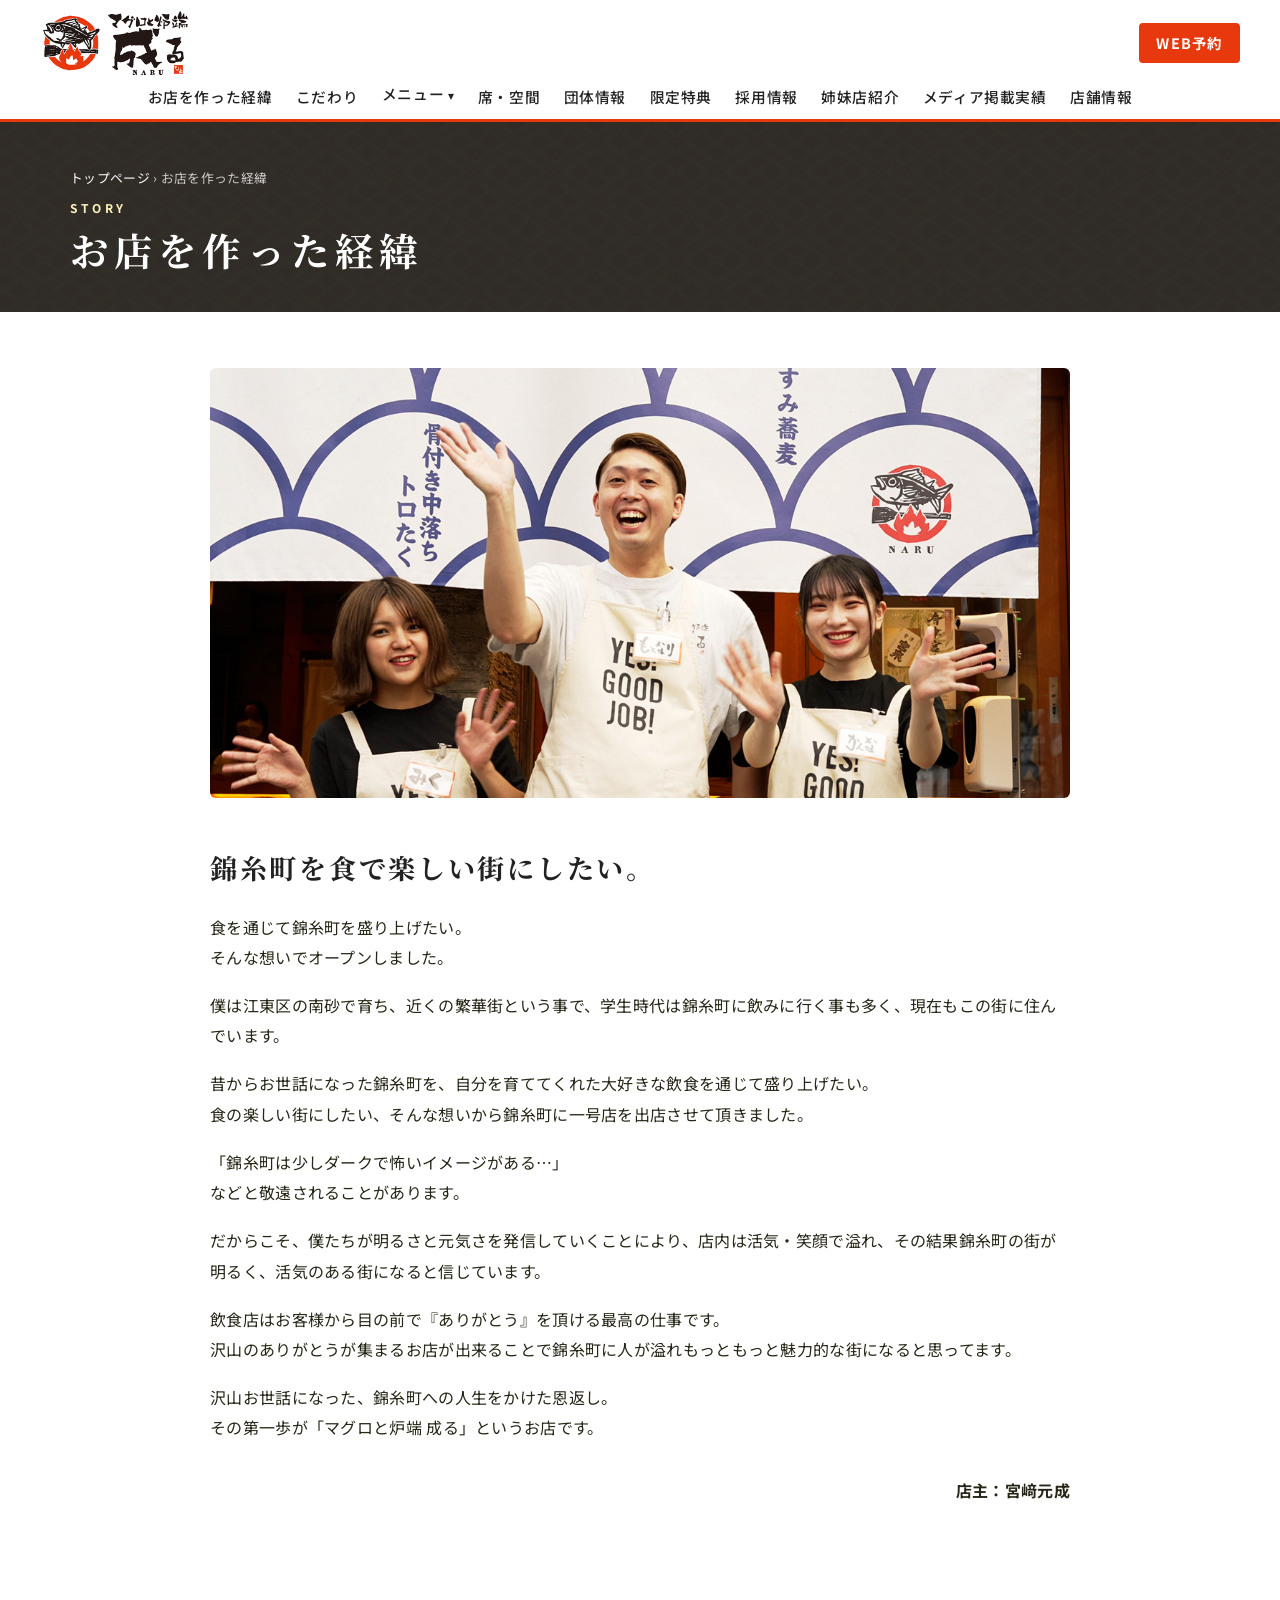
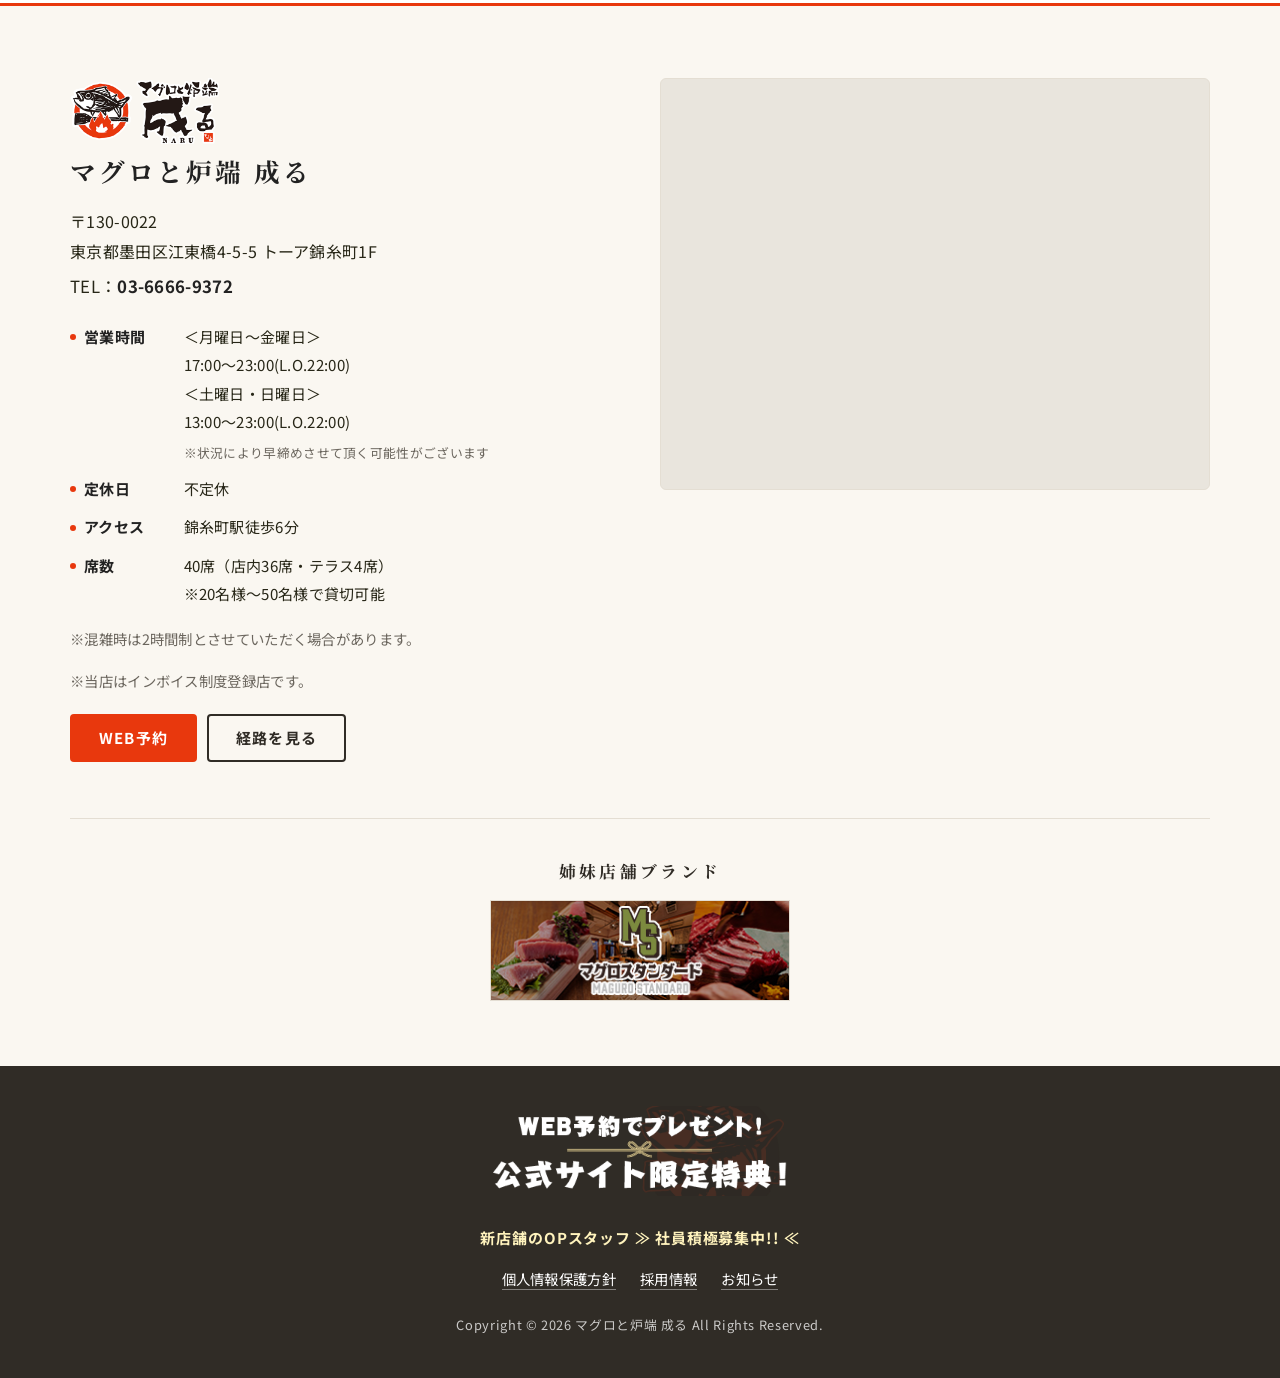
<file: story/index.html>
<!DOCTYPE html>
<html lang="ja">
<head>
<meta charset="UTF-8">
<meta name="viewport" content="width=device-width, initial-scale=1">
<title>お店を作った経緯 | マグロと炉端 成る</title>
<meta name="description" content="お店を作った経緯 錦糸町を食で楽しい街にしたい。食を通じて錦糸町を盛り上げたい。そんな想いでオープンしました。">
<meta property="og:type" content="website">
<meta property="og:site_name" content="マグロと炉端 成る">
<meta property="og:title" content="お店を作った経緯 | マグロと炉端 成る">
<meta property="og:description" content="お店を作った経緯 錦糸町を食で楽しい街にしたい。食を通じて錦糸町を盛り上げたい。そんな想いでオープンしました。">
<meta property="og:image" content="https://maguro-robata-naru.com/images/story-01.jpg">
<meta property="og:url" content="https://maguro-robata-naru.com/story/">
<meta name="twitter:card" content="summary_large_image">
<link rel="canonical" href="https://maguro-robata-naru.com/story/">
<link rel="icon" href="../images/logo.svg" type="image/svg+xml">
<link rel="preconnect" href="https://fonts.googleapis.com">
<link rel="preconnect" href="https://fonts.gstatic.com" crossorigin>
<link href="https://fonts.googleapis.com/css2?family=Noto+Sans+JP:wght@400;500;700;900&family=Noto+Serif+JP:wght@600;800&display=swap" rel="stylesheet">
<link rel="stylesheet" href="../css/style.css">
</head>
<body>
<header class="site-header" id="pagetop">
  <div class="header-inner">
    <a class="brand" href="../"><img src="../images/logo.svg" alt="マグロと炉端 成る" width="150" height="66"></a>
    <a class="btn btn-reserve header-reserve" href="https://yoyaku.tabelog.com/yoyaku/net_booking_form/index?rcd=13255968" target="_blank" rel="noopener">WEB予約</a>
    <button class="nav-toggle" type="button" aria-controls="global-nav" aria-expanded="false"><span></span><span></span><span></span><span class="sr-only">メニューを開く</span></button>
    <nav class="global-nav" id="global-nav" aria-label="グローバルナビゲーション">
      <ul>
        <li><a href="../story/">お店を作った経緯</a></li>
        <li><a href="../concept/">こだわり</a></li>
        <li class="has-sub">
          <button type="button" class="sub-toggle" aria-expanded="false">メニュー</button>
          <ul class="sub">
            <li><a href="../course/">コース</a></li>
            <li><a href="../food/">お食事</a></li>
            <li><a href="../drink/">お飲み物</a></li>
          </ul>
        </li>
        <li><a href="../table/">席・空間</a></li>
        <li><a href="../group/">団体情報</a></li>
        <li><a href="../special/">限定特典</a></li>
        <li><a href="https://pay-it-forward-corporate.com/recruit/" target="_blank" rel="noopener">採用情報</a></li>
        <li><a href="../sister-store/">姉妹店紹介</a></li>
        <li><a href="../media/">メディア掲載実績</a></li>
        <li><a href="#info">店舗情報</a></li>
      </ul>
      <a class="btn btn-reserve nav-reserve" href="https://yoyaku.tabelog.com/yoyaku/net_booking_form/index?rcd=13255968" target="_blank" rel="noopener">WEB予約</a>
    </nav>
  </div>
</header>
<main>
<div class="page-head">
  <div class="container">
    <p class="crumb"><a href="../">トップページ</a> › お店を作った経緯</p>
    <h1><span class="en">STORY</span>お店を作った経緯</h1>
  </div>
</div>
<div class="page-body">
<div class="container--narrow">
<div class="hero-img"><img src="../images/story-01.jpg" alt="マグロと炉端 成る 店内の炉端カウンター" width="1200" height="600"></div>
<div class="prose">
  <h2>錦糸町を食で楽しい街にしたい。</h2>
  <p>食を通じて錦糸町を盛り上げたい。<br>そんな想いでオープンしました。</p>
  <p>僕は江東区の南砂で育ち、近くの繁華街という事で、学生時代は錦糸町に飲みに行く事も多く、現在もこの街に住んでいます。</p>
  <p>昔からお世話になった錦糸町を、自分を育ててくれた大好きな飲食を通じて盛り上げたい。<br>食の楽しい街にしたい、そんな想いから錦糸町に一号店を出店させて頂きました。</p>
  <p>「錦糸町は少しダークで怖いイメージがある…」<br>などと敬遠されることがあります。</p>
  <p>だからこそ、僕たちが明るさと元気さを発信していくことにより、店内は活気・笑顔で溢れ、その結果錦糸町の街が明るく、活気のある街になると信じています。</p>
  <p>飲食店はお客様から目の前で『ありがとう』を頂ける最高の仕事です。<br>沢山のありがとうが集まるお店が出来ることで錦糸町に人が溢れもっともっと魅力的な街になると思ってます。</p>
  <p>沢山お世話になった、錦糸町への人生をかけた恩返し。<br>その第一歩が「マグロと炉端 成る」というお店です。</p>
  <p class="sign">店主：宮﨑元成</p>
</div>
</div>
</div>
</main>
<section class="info" id="info">
  <div class="container">
    <div class="info-grid">
      <div class="info-text">
        <img class="info-logo" src="../images/logo.svg" alt="" width="150" height="66">
        <h2>マグロと炉端 成る</h2>
        <p class="info-addr">〒130-0022<br>東京都墨田区江東橋4-5-5 トーア錦糸町1F</p>
        <p class="info-tel">TEL：<a href="tel:03-6666-9372">03-6666-9372</a></p>
        <dl>
          <dt>営業時間</dt>
          <dd>＜月曜日〜金曜日＞<br>17:00～23:00(L.O.22:00)<br>＜土曜日・日曜日＞<br>13:00～23:00(L.O.22:00)<small>※状況により早締めさせて頂く可能性がございます</small></dd>
          <dt>定休日</dt>
          <dd>不定休</dd>
          <dt>アクセス</dt>
          <dd>錦糸町駅徒歩6分</dd>
          <dt>席数</dt>
          <dd>40席（店内36席・テラス4席）<br>※20名様〜50名様で貸切可能</dd>
        </dl>
        <p class="info-note">※混雑時は2時間制とさせていただく場合があります。</p>
        <p class="info-note">※当店はインボイス制度登録店です。</p>
        <div class="info-actions">
          <a class="btn btn-reserve" href="https://yoyaku.tabelog.com/yoyaku/net_booking_form/index?rcd=13255968" target="_blank" rel="noopener">WEB予約</a>
          <a class="btn btn-dark" href="https://maps.google.com/maps/dir//%E3%83%9E%E3%82%B0%E3%83%AD%E3%81%A8%E7%82%89%E7%AB%AF%E6%88%90%E3%82%8B%20%E3%80%92130-0022%20%E6%9D%B1%E4%BA%AC%E9%83%BD%E5%A2%A8%E7%94%B0%E5%8C%BA%E6%B1%9F%E6%9D%B1%E6%A9%8B4-5-5%20%E3%83%88%E3%83%BC%E3%82%A2%E9%8C%A6%E7%B3%B8%E7%94%BA%201F/@35.6939247,139.818008,17z" target="_blank" rel="noopener">経路を見る</a>
        </div>
      </div>
      <div class="info-map">
        <iframe src="https://www.google.com/maps?q=%E6%9D%B1%E4%BA%AC%E9%83%BD%E5%A2%A8%E7%94%B0%E5%8C%BA%E6%B1%9F%E6%9D%B1%E6%A9%8B4-5-5%20%E3%83%88%E3%83%BC%E3%82%A2%E9%8C%A6%E7%B3%B8%E7%94%BA1F&output=embed" title="マグロと炉端 成る 地図" loading="lazy" allowfullscreen referrerpolicy="no-referrer-when-downgrade"></iframe>
      </div>
    </div>
    <div class="sister-brand">
      <h2>姉妹店舗ブランド</h2>
      <a href="https://maguro-standard.com/" target="_blank" rel="noopener"><img src="../images/maguro-standard-banner-2.jpg" alt="マグロスタンダード" width="300" height="100"></a>
    </div>
  </div>
</section>
<footer class="site-footer">
  <div class="container">
    <a class="footer-bnr" href="../special/"><img src="../images/special-banner.png" alt="公式サイト限定特典" width="300" height="90"></a>
    <p class="footer-recruit"><a href="https://pay-it-forward-corporate.com/recruit/" target="_blank" rel="noopener">新店舗のOPスタッフ ≫ 社員積極募集中!! ≪</a></p>
    <ul class="footer-links">
      <li><a href="../privacy/">個人情報保護方針</a></li>
      <li><a href="https://pay-it-forward-corporate.com/recruit/" target="_blank" rel="noopener">採用情報</a></li>
      <li><a href="../information/">お知らせ</a></li>
    </ul>
    <p class="copyright">Copyright © 2026 マグロと炉端 成る All Rights Reserved.</p>
  </div>
  <a href="#pagetop" class="pagetop" aria-label="ページ上部へ">▲</a>
</footer>
<nav class="mobile-bar" aria-label="クイックメニュー">
  <a href="tel:03-6666-9372"><svg viewBox="0 0 24 24" fill="none" stroke="currentColor" stroke-width="2" stroke-linecap="round" stroke-linejoin="round" aria-hidden="true"><path d="M22 16.9v3a2 2 0 0 1-2.2 2 19.8 19.8 0 0 1-8.6-3.1 19.5 19.5 0 0 1-6-6A19.8 19.8 0 0 1 2.1 4.2 2 2 0 0 1 4.1 2h3a2 2 0 0 1 2 1.7c.1.9.4 1.8.7 2.7a2 2 0 0 1-.5 2.1L8.1 9.8a16 16 0 0 0 6 6l1.3-1.3a2 2 0 0 1 2.1-.4c.9.3 1.8.6 2.7.7a2 2 0 0 1 1.8 2z"/></svg>電話</a>
  <a href="https://maps.google.com/maps/dir//%E3%83%9E%E3%82%B0%E3%83%AD%E3%81%A8%E7%82%89%E7%AB%AF%E6%88%90%E3%82%8B%20%E3%80%92130-0022%20%E6%9D%B1%E4%BA%AC%E9%83%BD%E5%A2%A8%E7%94%B0%E5%8C%BA%E6%B1%9F%E6%9D%B1%E6%A9%8B4-5-5%20%E3%83%88%E3%83%BC%E3%82%A2%E9%8C%A6%E7%B3%B8%E7%94%BA%201F/@35.6939247,139.818008,17z" target="_blank" rel="noopener"><svg viewBox="0 0 24 24" fill="none" stroke="currentColor" stroke-width="2" stroke-linecap="round" stroke-linejoin="round" aria-hidden="true"><path d="M21 10c0 7-9 13-9 13S3 17 3 10a9 9 0 0 1 18 0z"/><circle cx="12" cy="10" r="3"/></svg>地図</a>
  <a href="https://yoyaku.tabelog.com/yoyaku/net_booking_form/index?rcd=13255968" target="_blank" rel="noopener"><svg viewBox="0 0 24 24" fill="none" stroke="currentColor" stroke-width="2" stroke-linecap="round" stroke-linejoin="round" aria-hidden="true"><rect x="3" y="4" width="18" height="18" rx="2"/><path d="M16 2v4M8 2v4M3 10h18"/></svg>WEB予約</a>
</nav>
<script src="../js/main.js"></script>
</body>
</html>
</file>
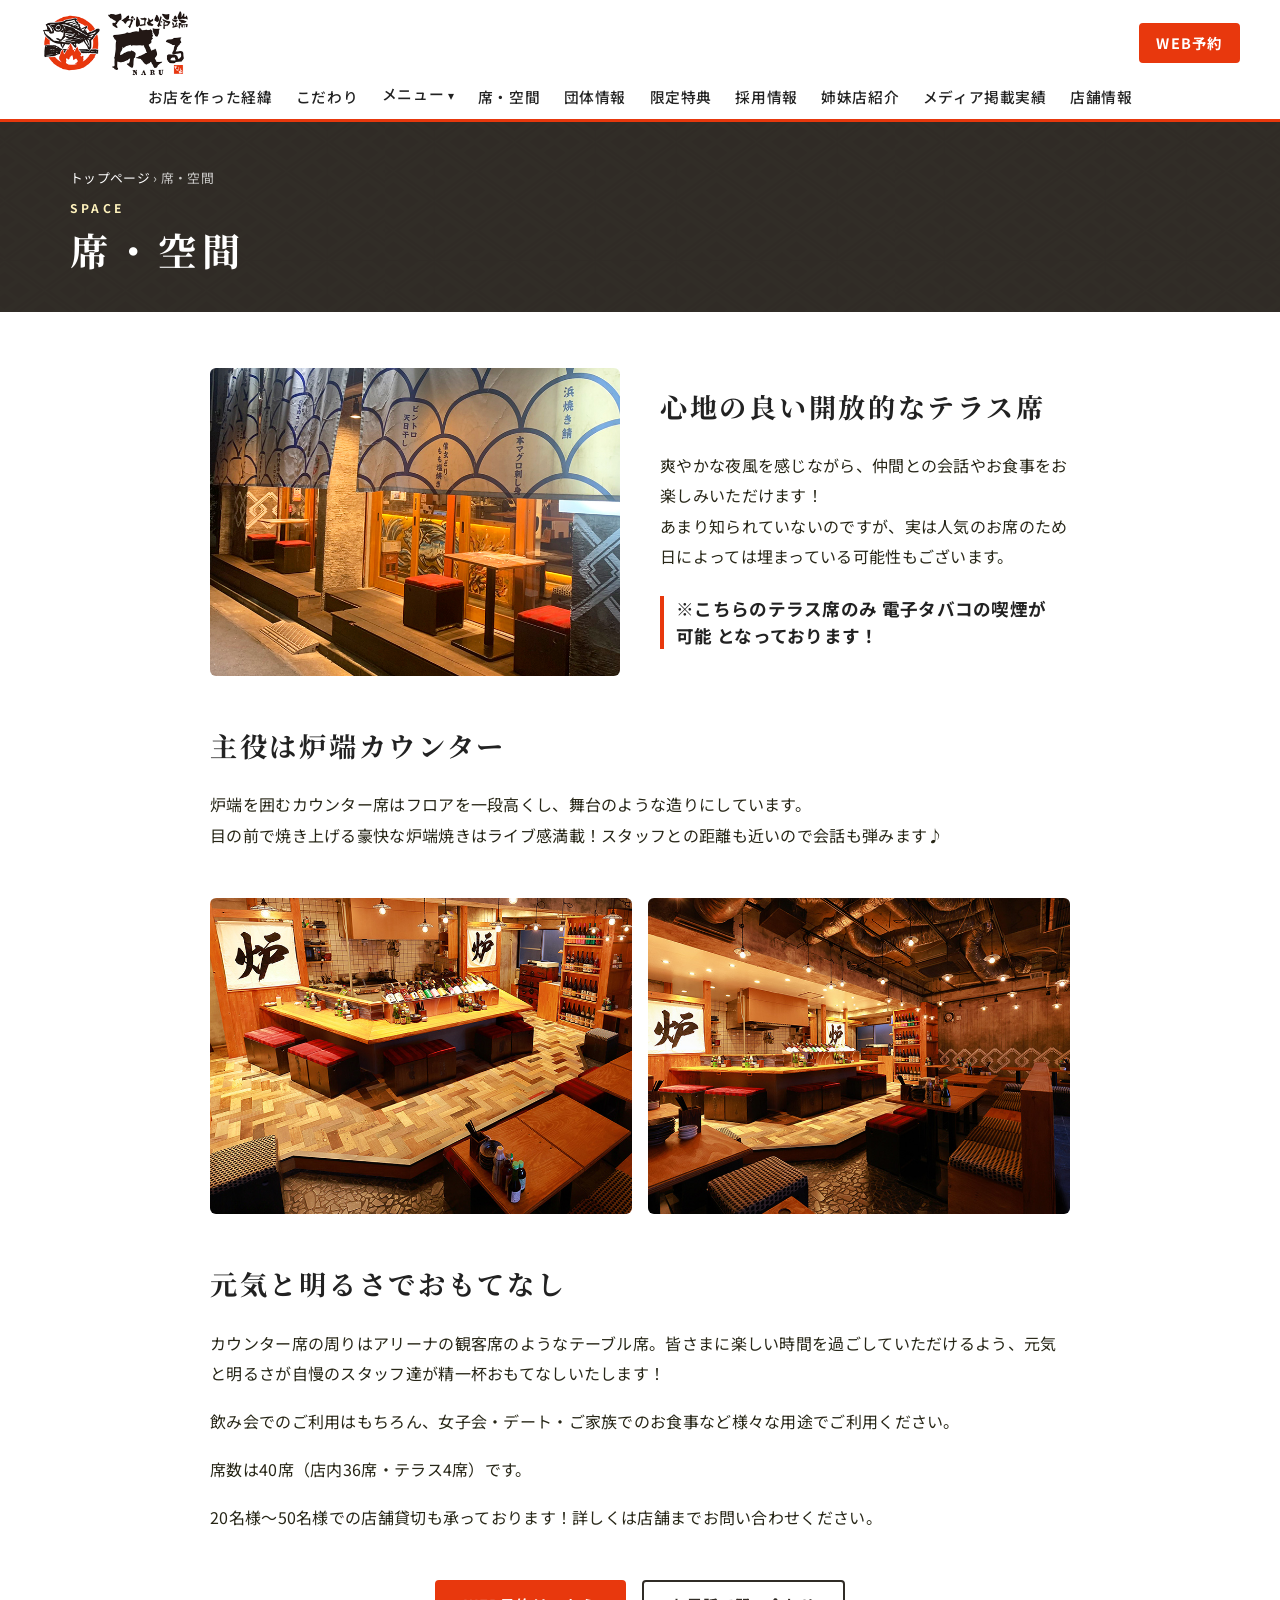
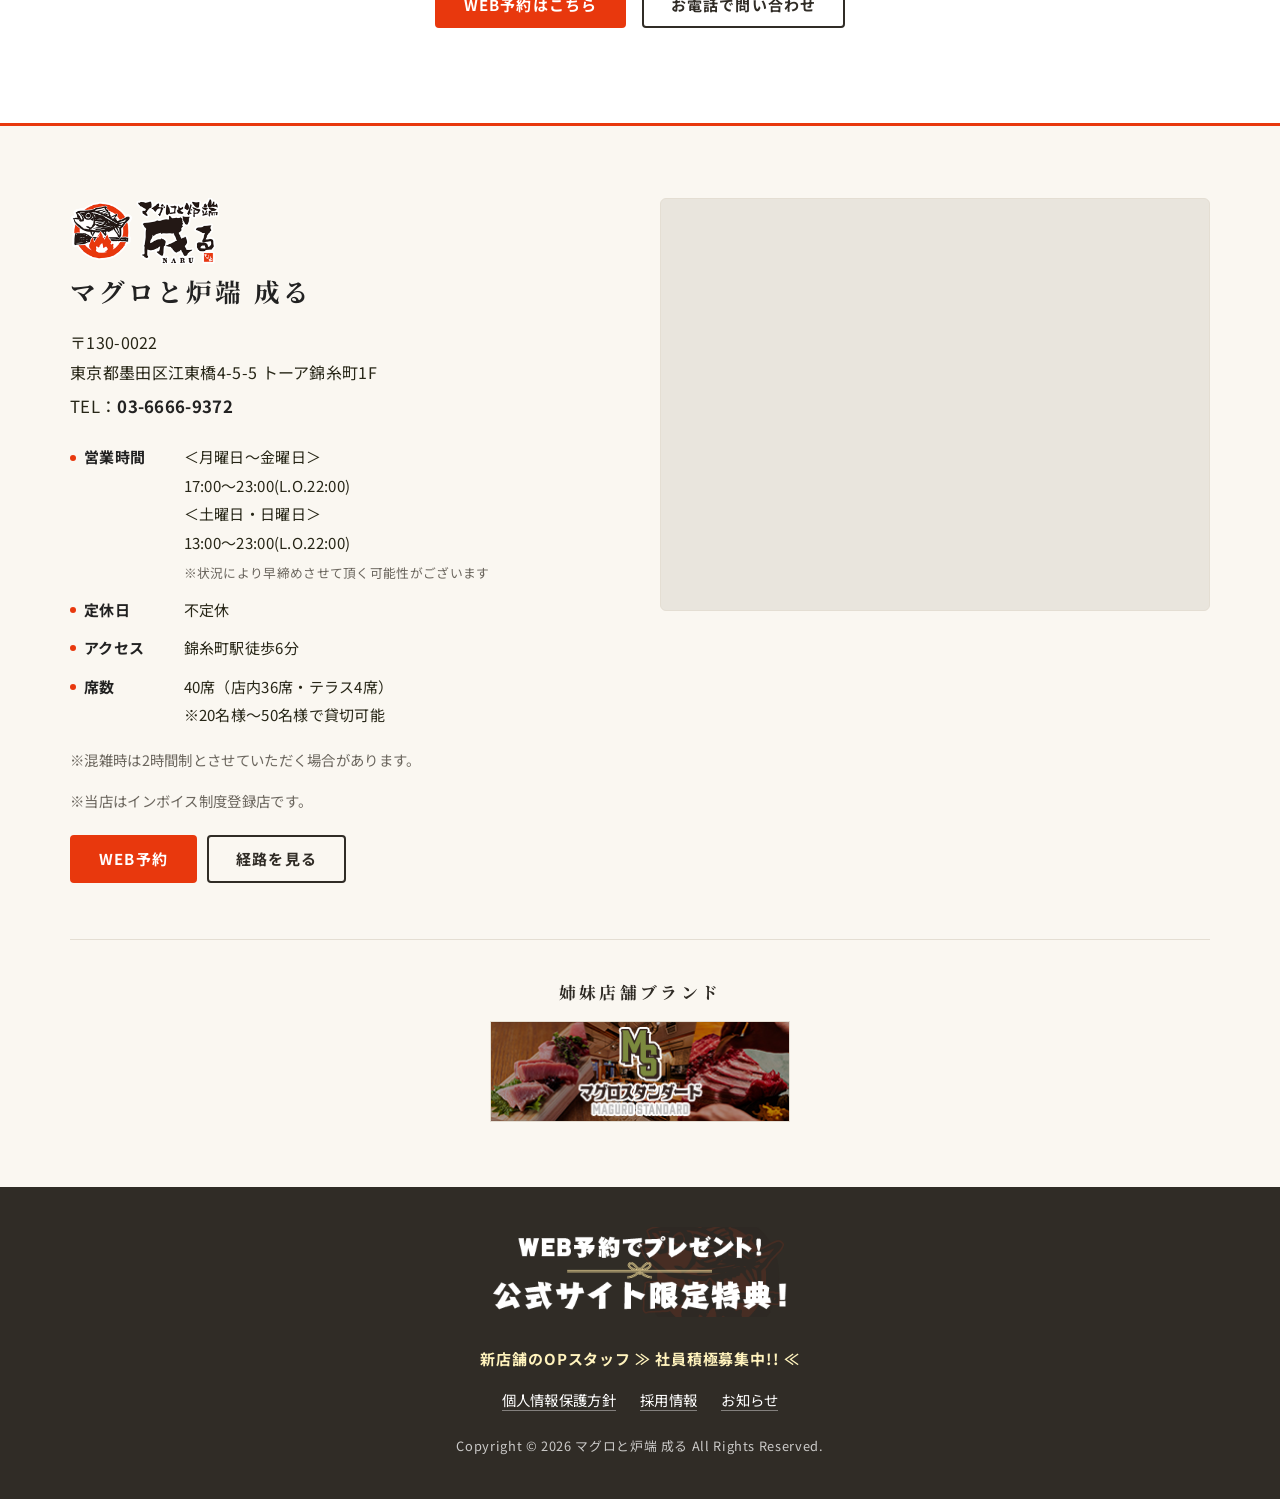
<file: table/index.html>
<!DOCTYPE html>
<html lang="ja">
<head>
<meta charset="UTF-8">
<meta name="viewport" content="width=device-width, initial-scale=1">
<title>席・空間 | マグロと炉端 成る</title>
<meta name="description" content="席・空間 心地の良い開放的なテラス席。主役は炉端カウンター。炉端を囲むカウンター席はフロアを一段高くし、舞台のような造りにしています。20名様〜50名様での店舗貸切も承っております。">
<meta property="og:type" content="website">
<meta property="og:site_name" content="マグロと炉端 成る">
<meta property="og:title" content="席・空間 | マグロと炉端 成る">
<meta property="og:description" content="席・空間 心地の良い開放的なテラス席。主役は炉端カウンター。炉端を囲むカウンター席はフロアを一段高くし、舞台のような造りにしています。20名様〜50名様での店舗貸切も承っております。">
<meta property="og:image" content="https://maguro-robata-naru.com/images/table-terrace.jpg">
<meta property="og:url" content="https://maguro-robata-naru.com/table/">
<meta name="twitter:card" content="summary_large_image">
<link rel="canonical" href="https://maguro-robata-naru.com/table/">
<link rel="icon" href="../images/logo.svg" type="image/svg+xml">
<link rel="preconnect" href="https://fonts.googleapis.com">
<link rel="preconnect" href="https://fonts.gstatic.com" crossorigin>
<link href="https://fonts.googleapis.com/css2?family=Noto+Sans+JP:wght@400;500;700;900&family=Noto+Serif+JP:wght@600;800&display=swap" rel="stylesheet">
<link rel="stylesheet" href="../css/style.css">
</head>
<body>
<header class="site-header" id="pagetop">
  <div class="header-inner">
    <a class="brand" href="../"><img src="../images/logo.svg" alt="マグロと炉端 成る" width="150" height="66"></a>
    <a class="btn btn-reserve header-reserve" href="https://yoyaku.tabelog.com/yoyaku/net_booking_form/index?rcd=13255968" target="_blank" rel="noopener">WEB予約</a>
    <button class="nav-toggle" type="button" aria-controls="global-nav" aria-expanded="false"><span></span><span></span><span></span><span class="sr-only">メニューを開く</span></button>
    <nav class="global-nav" id="global-nav" aria-label="グローバルナビゲーション">
      <ul>
        <li><a href="../story/">お店を作った経緯</a></li>
        <li><a href="../concept/">こだわり</a></li>
        <li class="has-sub">
          <button type="button" class="sub-toggle" aria-expanded="false">メニュー</button>
          <ul class="sub">
            <li><a href="../course/">コース</a></li>
            <li><a href="../food/">お食事</a></li>
            <li><a href="../drink/">お飲み物</a></li>
          </ul>
        </li>
        <li><a href="../table/">席・空間</a></li>
        <li><a href="../group/">団体情報</a></li>
        <li><a href="../special/">限定特典</a></li>
        <li><a href="https://pay-it-forward-corporate.com/recruit/" target="_blank" rel="noopener">採用情報</a></li>
        <li><a href="../sister-store/">姉妹店紹介</a></li>
        <li><a href="../media/">メディア掲載実績</a></li>
        <li><a href="#info">店舗情報</a></li>
      </ul>
      <a class="btn btn-reserve nav-reserve" href="https://yoyaku.tabelog.com/yoyaku/net_booking_form/index?rcd=13255968" target="_blank" rel="noopener">WEB予約</a>
    </nav>
  </div>
</header>
<main>
<div class="page-head">
  <div class="container">
    <p class="crumb"><a href="../">トップページ</a> › 席・空間</p>
    <h1><span class="en">SPACE</span>席・空間</h1>
  </div>
</div>
<div class="page-body">
<div class="container--narrow">
<div class="split">
  <img src="../images/table-terrace.jpg" alt="開放的なテラス席" width="800" height="600">
  <div class="prose">
    <h2>心地の良い開放的なテラス席</h2>
    <p>爽やかな夜風を感じながら、仲間との会話やお食事をお楽しみいただけます！<br>あまり知られていないのですが、実は人気のお席のため日によっては埋まっている可能性もございます。</p>
    <h3>※こちらのテラス席のみ 電子タバコの喫煙が可能 となっております！</h3>
  </div>
</div>
<div class="prose">
  <h2>主役は炉端カウンター</h2>
  <p>炉端を囲むカウンター席はフロアを一段高くし、舞台のような造りにしています。<br>目の前で焼き上げる豪快な炉端焼きはライブ感満載！スタッフとの距離も近いので会話も弾みます♪</p>
</div>
<div class="gallery-2">
  <img src="../images/table-02.jpg" alt="炉端カウンター席" width="800" height="600" loading="lazy">
  <img src="../images/table-01.jpg" alt="大きな「炉」の文字を掲げた店内" width="800" height="600" loading="lazy">
</div>
<div class="prose">
  <h2>元気と明るさでおもてなし</h2>
  <p>カウンター席の周りはアリーナの観客席のようなテーブル席。皆さまに楽しい時間を過ごしていただけるよう、元気と明るさが自慢のスタッフ達が精一杯おもてなしいたします！</p>
  <p>飲み会でのご利用はもちろん、女子会・デート・ご家族でのお食事など様々な用途でご利用ください。</p>
  <p>席数は40席（店内36席・テラス4席）です。</p>
  <p>20名様〜50名様での店舗貸切も承っております！詳しくは店舗までお問い合わせください。</p>
</div>
<p class="ba"><a class="btn btn-reserve" href="https://yoyaku.tabelog.com/yoyaku/net_booking_form/index?rcd=13255968" target="_blank" rel="noopener">WEB予約はこちら</a>　<a class="btn btn-dark" href="tel:03-6666-9372">お電話で問い合わせ</a></p>
</div>
</div>
</main>
<section class="info" id="info">
  <div class="container">
    <div class="info-grid">
      <div class="info-text">
        <img class="info-logo" src="../images/logo.svg" alt="" width="150" height="66">
        <h2>マグロと炉端 成る</h2>
        <p class="info-addr">〒130-0022<br>東京都墨田区江東橋4-5-5 トーア錦糸町1F</p>
        <p class="info-tel">TEL：<a href="tel:03-6666-9372">03-6666-9372</a></p>
        <dl>
          <dt>営業時間</dt>
          <dd>＜月曜日〜金曜日＞<br>17:00～23:00(L.O.22:00)<br>＜土曜日・日曜日＞<br>13:00～23:00(L.O.22:00)<small>※状況により早締めさせて頂く可能性がございます</small></dd>
          <dt>定休日</dt>
          <dd>不定休</dd>
          <dt>アクセス</dt>
          <dd>錦糸町駅徒歩6分</dd>
          <dt>席数</dt>
          <dd>40席（店内36席・テラス4席）<br>※20名様〜50名様で貸切可能</dd>
        </dl>
        <p class="info-note">※混雑時は2時間制とさせていただく場合があります。</p>
        <p class="info-note">※当店はインボイス制度登録店です。</p>
        <div class="info-actions">
          <a class="btn btn-reserve" href="https://yoyaku.tabelog.com/yoyaku/net_booking_form/index?rcd=13255968" target="_blank" rel="noopener">WEB予約</a>
          <a class="btn btn-dark" href="https://maps.google.com/maps/dir//%E3%83%9E%E3%82%B0%E3%83%AD%E3%81%A8%E7%82%89%E7%AB%AF%E6%88%90%E3%82%8B%20%E3%80%92130-0022%20%E6%9D%B1%E4%BA%AC%E9%83%BD%E5%A2%A8%E7%94%B0%E5%8C%BA%E6%B1%9F%E6%9D%B1%E6%A9%8B4-5-5%20%E3%83%88%E3%83%BC%E3%82%A2%E9%8C%A6%E7%B3%B8%E7%94%BA%201F/@35.6939247,139.818008,17z" target="_blank" rel="noopener">経路を見る</a>
        </div>
      </div>
      <div class="info-map">
        <iframe src="https://www.google.com/maps?q=%E6%9D%B1%E4%BA%AC%E9%83%BD%E5%A2%A8%E7%94%B0%E5%8C%BA%E6%B1%9F%E6%9D%B1%E6%A9%8B4-5-5%20%E3%83%88%E3%83%BC%E3%82%A2%E9%8C%A6%E7%B3%B8%E7%94%BA1F&output=embed" title="マグロと炉端 成る 地図" loading="lazy" allowfullscreen referrerpolicy="no-referrer-when-downgrade"></iframe>
      </div>
    </div>
    <div class="sister-brand">
      <h2>姉妹店舗ブランド</h2>
      <a href="https://maguro-standard.com/" target="_blank" rel="noopener"><img src="../images/maguro-standard-banner-2.jpg" alt="マグロスタンダード" width="300" height="100"></a>
    </div>
  </div>
</section>
<footer class="site-footer">
  <div class="container">
    <a class="footer-bnr" href="../special/"><img src="../images/special-banner.png" alt="公式サイト限定特典" width="300" height="90"></a>
    <p class="footer-recruit"><a href="https://pay-it-forward-corporate.com/recruit/" target="_blank" rel="noopener">新店舗のOPスタッフ ≫ 社員積極募集中!! ≪</a></p>
    <ul class="footer-links">
      <li><a href="../privacy/">個人情報保護方針</a></li>
      <li><a href="https://pay-it-forward-corporate.com/recruit/" target="_blank" rel="noopener">採用情報</a></li>
      <li><a href="../information/">お知らせ</a></li>
    </ul>
    <p class="copyright">Copyright © 2026 マグロと炉端 成る All Rights Reserved.</p>
  </div>
  <a href="#pagetop" class="pagetop" aria-label="ページ上部へ">▲</a>
</footer>
<nav class="mobile-bar" aria-label="クイックメニュー">
  <a href="tel:03-6666-9372"><svg viewBox="0 0 24 24" fill="none" stroke="currentColor" stroke-width="2" stroke-linecap="round" stroke-linejoin="round" aria-hidden="true"><path d="M22 16.9v3a2 2 0 0 1-2.2 2 19.8 19.8 0 0 1-8.6-3.1 19.5 19.5 0 0 1-6-6A19.8 19.8 0 0 1 2.1 4.2 2 2 0 0 1 4.1 2h3a2 2 0 0 1 2 1.7c.1.9.4 1.8.7 2.7a2 2 0 0 1-.5 2.1L8.1 9.8a16 16 0 0 0 6 6l1.3-1.3a2 2 0 0 1 2.1-.4c.9.3 1.8.6 2.7.7a2 2 0 0 1 1.8 2z"/></svg>電話</a>
  <a href="https://maps.google.com/maps/dir//%E3%83%9E%E3%82%B0%E3%83%AD%E3%81%A8%E7%82%89%E7%AB%AF%E6%88%90%E3%82%8B%20%E3%80%92130-0022%20%E6%9D%B1%E4%BA%AC%E9%83%BD%E5%A2%A8%E7%94%B0%E5%8C%BA%E6%B1%9F%E6%9D%B1%E6%A9%8B4-5-5%20%E3%83%88%E3%83%BC%E3%82%A2%E9%8C%A6%E7%B3%B8%E7%94%BA%201F/@35.6939247,139.818008,17z" target="_blank" rel="noopener"><svg viewBox="0 0 24 24" fill="none" stroke="currentColor" stroke-width="2" stroke-linecap="round" stroke-linejoin="round" aria-hidden="true"><path d="M21 10c0 7-9 13-9 13S3 17 3 10a9 9 0 0 1 18 0z"/><circle cx="12" cy="10" r="3"/></svg>地図</a>
  <a href="https://yoyaku.tabelog.com/yoyaku/net_booking_form/index?rcd=13255968" target="_blank" rel="noopener"><svg viewBox="0 0 24 24" fill="none" stroke="currentColor" stroke-width="2" stroke-linecap="round" stroke-linejoin="round" aria-hidden="true"><rect x="3" y="4" width="18" height="18" rx="2"/><path d="M16 2v4M8 2v4M3 10h18"/></svg>WEB予約</a>
</nav>
<script src="../js/main.js"></script>
</body>
</html>
</file>
<file: css/style.css>
/* マグロと炉端 成る - 共通スタイル */
:root {
  --accent: #e8380d;        /* 朱 */
  --accent-deep: #ce4524;   /* 深い朱（お知らせ背景） */
  --accent-dark: #d01919;
  --ink: #222222;
  --text: #272617;
  --brown: #302c26;         /* 炭・焦げ茶 */
  --brown-2: #4f4040;
  --cream: #fff3bd;
  --paper: #faf7f1;
  --paper-2: #f3eee4;
  --white: #ffffff;
  --muted: #6b665e;
  --line: #e4ded3;
  --font-sans: "Noto Sans JP", "Hiragino Kaku Gothic ProN", "Hiragino Sans", Meiryo, sans-serif;
  --font-serif: "Noto Serif JP", "Hiragino Mincho ProN", "Yu Mincho", serif;
  --header-h: 64px;
}
*, *::before, *::after { box-sizing: border-box; }
html { scroll-behavior: smooth; scroll-padding-top: calc(var(--header-h) + 8px); -webkit-text-size-adjust: 100%; }
body {
  margin: 0;
  font-family: var(--font-sans);
  color: var(--text);
  background: var(--white);
  line-height: 1.9;
  font-size: 15px;
  letter-spacing: .02em;
  overflow-wrap: anywhere;
}
img { max-width: 100%; height: auto; display: block; }
a { color: var(--accent-deep); text-decoration: none; }
a:hover { opacity: .85; }
h1, h2, h3, h4 { margin: 0; line-height: 1.5; font-weight: 700; color: var(--ink); }
p { margin: 0 0 1em; }
ul, ol { margin: 0; padding: 0; list-style: none; }
.sr-only { position: absolute; width: 1px; height: 1px; padding: 0; margin: -1px; overflow: hidden; clip: rect(0,0,0,0); border: 0; }
.container { width: min(1140px, 100% - 32px); margin-inline: auto; }
.container--narrow { width: min(860px, 100% - 32px); margin-inline: auto; }

/* ボタン */
.btn {
  display: inline-flex; align-items: center; justify-content: center; gap: .4em;
  min-height: 48px; padding: .6em 1.8em;
  font-weight: 700; letter-spacing: .08em; line-height: 1.3;
  border: 2px solid var(--accent); border-radius: 4px;
  color: var(--accent); background: transparent; cursor: pointer;
  transition: background .2s, color .2s;
}
.btn:hover { background: var(--accent); color: #fff; opacity: 1; }
.btn-fill { background: var(--accent); color: #fff; }
.btn-fill:hover { background: var(--accent-dark); border-color: var(--accent-dark); }
.btn-dark { border-color: var(--brown); color: var(--brown); }
.btn-dark:hover { background: var(--brown); color: #fff; }
.btn-light { border-color: #fff; color: #fff; }
.btn-light:hover { background: #fff; color: var(--brown); }
.btn-reserve { background: var(--accent); color: #fff; border-color: var(--accent); }
.btn-reserve:hover { background: var(--accent-dark); border-color: var(--accent-dark); color: #fff; }

/* ヘッダー */
.site-header {
  position: sticky; top: 0; z-index: 100;
  background: rgba(255,255,255,.96);
  backdrop-filter: blur(6px);
  border-bottom: 3px solid var(--accent);
}
.header-inner {
  width: min(1200px, 100% - 32px); margin-inline: auto;
  display: flex; align-items: center; justify-content: space-between; gap: 12px;
  min-height: var(--header-h);
}
.brand img { width: 120px; height: auto; }
.header-reserve { min-height: 40px; padding: .3em 1.1em; font-size: .9rem; }
.nav-toggle {
  display: inline-flex; flex-direction: column; justify-content: center; gap: 5px;
  width: 44px; height: 44px; padding: 8px; border: 0; background: transparent; cursor: pointer;
}
.nav-toggle span:not(.sr-only) { display: block; width: 100%; height: 2px; background: var(--ink); transition: transform .25s, opacity .25s; }
.nav-toggle[aria-expanded="true"] span:nth-child(1) { transform: translateY(7px) rotate(45deg); }
.nav-toggle[aria-expanded="true"] span:nth-child(2) { opacity: 0; }
.nav-toggle[aria-expanded="true"] span:nth-child(3) { transform: translateY(-7px) rotate(-45deg); }

.global-nav ul { display: flex; flex-wrap: wrap; }
.global-nav a, .global-nav .sub-toggle {
  display: block; padding: .5em .8em; color: var(--ink); font-weight: 500; font-size: .92rem; white-space: nowrap;
  background: none; border: 0; cursor: pointer; font-family: inherit; letter-spacing: .04em;
}
.global-nav a:hover, .global-nav .sub-toggle:hover { color: var(--accent); opacity: 1; }
.has-sub { position: relative; }
.has-sub .sub-toggle::after { content: "▾"; margin-left: .3em; font-size: .8em; }
.has-sub .sub { display: none; flex-direction: column; }
.has-sub.open .sub { display: block; }
.global-nav .nav-reserve { display: none; }

/* PC: ロゴ行 + ナビ行 */
@media (min-width: 1024px) {
  .site-header { --header-h: 108px; }
  .header-inner { flex-wrap: wrap; padding: 10px 0 0; row-gap: 0; }
  .brand img { width: 150px; }
  .nav-toggle { display: none; }
  .global-nav { order: 3; width: 100%; }
  .global-nav > ul { justify-content: center; }
  .has-sub:hover .sub, .has-sub:focus-within .sub { display: block; }
  .has-sub .sub {
    position: absolute; top: 100%; left: 0; min-width: 160px; z-index: 10;
    background: #fff; border: 1px solid var(--line); border-top: 3px solid var(--accent);
    box-shadow: 0 8px 20px rgba(0,0,0,.1);
  }
  .has-sub .sub a { padding: .6em 1.2em; white-space: nowrap; }
}
/* モバイル: ドロワー */
@media (max-width: 1023px) {
  .global-nav {
    position: fixed; inset: var(--header-h) 0 0 0; z-index: 99;
    background: var(--paper); overflow-y: auto; padding: 16px 16px 120px;
    transform: translateX(100%); transition: transform .3s; visibility: hidden;
  }
  .global-nav.is-open { transform: none; visibility: visible; }
  .global-nav > ul { flex-direction: column; border-top: 1px solid var(--line); }
  .global-nav > ul > li { border-bottom: 1px solid var(--line); }
  .global-nav a, .global-nav .sub-toggle { padding: .9em 8px; font-size: 1rem; width: 100%; text-align: left; }
  .has-sub .sub-toggle { display: flex; justify-content: space-between; align-items: center; }
  .has-sub .sub { display: block; padding-left: 1.2em; }
  .has-sub .sub a { font-size: .95rem; padding-top: .6em; padding-bottom: .6em; }
  .has-sub .sub a::before { content: "－ "; color: var(--accent); }
  .global-nav .nav-reserve { display: inline-flex; margin: 20px auto 0; width: 100%; }
  .header-reserve { display: none; }
  body.nav-open { overflow: hidden; }
}
@media (max-width: 480px) {
  .brand img { width: 104px; }
}

/* ヒーロー */
.hero {
  position: relative; min-height: min(78vh, 720px); display: grid; place-items: center;
  color: #fff; text-align: center; isolation: isolate; overflow: hidden;
}
.hero::before {
  content: ""; position: absolute; inset: 0; z-index: -1;
  background: url("../images/hero.jpg") center / cover no-repeat;
  transform: scale(1.02);
}
.hero::after {
  content: ""; position: absolute; inset: 0; z-index: -1;
  background: linear-gradient(180deg, rgba(20,12,8,.25) 0%, rgba(20,12,8,.45) 55%, rgba(20,12,8,.8) 100%);
}
.hero-inner { padding: 72px 20px 56px; }
.hero-kicker {
  display: inline-block; font-size: .85rem; letter-spacing: .3em; font-weight: 500;
  padding: .3em 1em; border: 1px solid rgba(255,255,255,.6); margin-bottom: 20px;
}
.hero h1 {
  font-family: var(--font-serif); font-weight: 800; color: #fff;
  font-size: clamp(1.9rem, 5.2vw, 3.6rem); line-height: 1.35; letter-spacing: .12em;
  text-shadow: 0 2px 20px rgba(0,0,0,.5);
}
.hero-sub { margin: 18px 0 0; font-size: clamp(.95rem, 1.6vw, 1.15rem); letter-spacing: .14em; font-weight: 500; text-wrap: balance; word-break: auto-phrase; }
/* スマホ: 見出しが 1 文字だけ折り返さないよう少し詰める */
@media (max-width: 480px) {
  .hero h1 { font-size: 1.75rem; letter-spacing: .06em; }
}
.hero-actions { display: flex; flex-wrap: wrap; gap: 12px; justify-content: center; margin-top: 30px; }
.hero-actions .btn { min-width: 200px; }
.hero-scroll { position: absolute; bottom: 14px; left: 50%; transform: translateX(-50%); font-size: .7rem; letter-spacing: .3em; color: rgba(255,255,255,.8); }

/* 宴会バナー帯 */
.party-bar { background: var(--brown); color: #fff; }
.party-bar a { display: flex; flex-wrap: wrap; justify-content: center; align-items: center; gap: 4px 20px; padding: 14px 16px; color: #fff; text-align: center; }
.party-bar strong { font-size: 1.05rem; letter-spacing: .08em; }
.party-bar .party-sub { color: var(--cream); font-weight: 500; }
.party-bar .party-more { font-size: .9rem; border-bottom: 1px solid rgba(255,255,255,.6); }

/* セクション共通 */
.section { padding: 72px 0; }
.section-title {
  font-family: var(--font-serif); font-size: clamp(1.6rem, 3vw, 2.2rem); letter-spacing: .14em; word-break: auto-phrase;
  line-height: 1.5; margin-bottom: 28px; position: relative; padding-bottom: 16px;
}
.section-title::after { content: ""; display: block; width: 48px; height: 3px; background: var(--accent); margin-top: 14px; }
.section-title.is-center { text-align: center; }
.section-title.is-center::after { margin-inline: auto; }
.section-title .en { display: block; font-family: var(--font-sans); font-size: .75rem; letter-spacing: .3em; color: var(--accent); margin-bottom: 8px; font-weight: 700; }
.lead { font-size: 1rem; }
.lead p { margin-bottom: 1.2em; text-wrap: pretty; }
.text-center { text-align: center; }

/* トップ: 画像 + テキスト 交互 */
.feature { padding: 64px 0; }
.feature:nth-of-type(odd) { background: var(--paper); }
.feature-inner { display: grid; grid-template-columns: 1fr 1fr; gap: 48px; align-items: center; }
.feature-inner.is-reverse .feature-media { order: 2; }
.feature-media { position: relative; }
.feature-media img { width: 100%; aspect-ratio: 1 / 1; object-fit: cover; border-radius: 6px; box-shadow: 12px 12px 0 var(--paper-2); }
.feature:nth-of-type(odd) .feature-media img { box-shadow: 12px 12px 0 #fff; }
.feature-body .btn { margin-top: 10px; min-width: 200px; }
@media (max-width: 767px) {
  .feature { padding: 48px 0; }
  .feature-inner { grid-template-columns: 1fr; gap: 24px; }
  .feature-inner.is-reverse .feature-media { order: 0; }
  .feature-media img { aspect-ratio: 4 / 3; box-shadow: none; }
  .feature-body .btn { width: 100%; }
}

/* 席・空間 帯 */
.space-band {
  position: relative; color: #fff; padding: 96px 0; isolation: isolate; text-align: center;
  background: url("../images/hero.jpg") center / cover no-repeat fixed;
}
@media (hover: none) { .space-band { background-attachment: scroll; } }
.space-band::before { content: ""; position: absolute; inset: 0; z-index: -1; background: rgba(48,44,38,.72); }
.space-band .section-title { color: #fff; }
.space-band .section-title .en { color: var(--cream); }
.space-band .lead { max-width: 760px; margin-inline: auto; }
.space-band .btn { min-width: 200px; }

/* お知らせ */
.news { background: var(--accent-deep) url("../images/news-bg.png") center / 510px auto; color: #fff; padding: 64px 0; }
.news .section-title { color: #fff; }
.news .section-title::after { background: #fff; }
.news .section-title .en { color: var(--cream); }
.news-list { background: rgba(255,255,255,.96); color: var(--text); border-radius: 6px; padding: 8px 24px; }
.news-list li { display: flex; gap: 20px; align-items: baseline; padding: 16px 0; border-bottom: 1px dashed var(--line); }
.news-list li:last-child { border-bottom: 0; }
.news-list time { flex: 0 0 8.5em; color: var(--muted); font-size: .9rem; font-weight: 500; }
.news-list a { color: var(--ink); font-weight: 500; }
.news-list a:hover { color: var(--accent); }
.news .more { text-align: center; margin-top: 24px; }
@media (max-width: 600px) {
  .news-list li { flex-direction: column; gap: 2px; }
}

/* Instagram */
.instagram { padding: 72px 0; text-align: center; background: #fff; }
.instagram .section-title { margin-bottom: 12px; }
.insta-account { font-size: 1.1rem; font-weight: 700; letter-spacing: .05em; margin-bottom: 20px; }
.insta-account span { color: var(--accent); }
.btn-insta { border-color: var(--ink); color: var(--ink); }
.btn-insta:hover { background: var(--ink); color: #fff; }
.btn-insta svg { width: 22px; height: 22px; }

/* 店舗情報 */
.info { background: var(--paper); padding: 72px 0 56px; border-top: 3px solid var(--accent); }
.info-grid { display: grid; grid-template-columns: 1fr 1fr; gap: 40px; align-items: start; }
.info-logo { width: 150px; margin-bottom: 8px; }
.info h2 { font-family: var(--font-serif); font-size: 1.6rem; letter-spacing: .12em; margin-bottom: 16px; }
.info-addr { font-size: 1rem; margin-bottom: 4px; }
.info-tel { font-size: 1.05rem; margin-bottom: 20px; }
.info-tel a { color: var(--ink); font-weight: 700; }
.info dl { display: grid; grid-template-columns: 6.5em 1fr; gap: 10px 16px; margin: 0 0 16px; }
.info dt { font-weight: 700; color: var(--ink); position: relative; padding-left: 14px; }
.info dt::before { content: ""; position: absolute; left: 0; top: .75em; width: 6px; height: 6px; background: var(--accent); border-radius: 50%; }
.info dd { margin: 0; }
.info dd small { display: block; color: var(--muted); font-size: .85em; margin-top: 4px; }
.info-note { color: var(--muted); font-size: .9rem; }
.info-actions { display: flex; flex-wrap: wrap; gap: 10px; margin-top: 20px; }
.info-map { position: relative; width: 100%; aspect-ratio: 4 / 3; border-radius: 6px; overflow: hidden; border: 1px solid var(--line); background: #e9e5dd; }
.info-map iframe { position: absolute; inset: 0; width: 100%; height: 100%; border: 0; }
.sister-brand { text-align: center; margin-top: 56px; padding-top: 40px; border-top: 1px solid var(--line); }
.sister-brand h2 { font-size: 1.05rem; letter-spacing: .2em; margin-bottom: 16px; color: var(--brown); }
.sister-brand img { display: inline-block; width: 300px; max-width: 100%; border: 1px solid var(--line); }
@media (max-width: 800px) {
  .info-grid { grid-template-columns: 1fr; }
  .info dl { grid-template-columns: 5.5em 1fr; }
}

/* フッター */
.site-footer { background: var(--brown); color: #fff; padding: 40px 0 110px; text-align: center; position: relative; }
.footer-bnr img { display: inline-block; width: 300px; max-width: 100%; }
.footer-recruit { margin: 20px 0 8px; }
.footer-recruit a { color: var(--cream); font-weight: 700; letter-spacing: .06em; }
.footer-links { display: flex; flex-wrap: wrap; justify-content: center; gap: 8px 24px; margin: 12px 0 20px; }
.footer-links a { color: #fff; font-size: .9rem; border-bottom: 1px solid rgba(255,255,255,.4); }
.copyright { color: rgba(255,255,255,.75); font-size: .8rem; letter-spacing: .05em; margin: 0; }
.pagetop {
  position: fixed; right: 16px; bottom: 84px; z-index: 50;
  width: 44px; height: 44px; display: grid; place-items: center;
  background: var(--accent); color: #fff; border-radius: 50%; font-size: .8rem;
  box-shadow: 0 4px 12px rgba(0,0,0,.25); opacity: 0; pointer-events: none; transition: opacity .3s;
}
.pagetop.is-visible { opacity: 1; pointer-events: auto; }
@media (min-width: 1024px) { .site-footer { padding-bottom: 40px; } .pagetop { bottom: 24px; } }

/* スマホ固定ボトムバー */
.mobile-bar {
  position: fixed; left: 0; right: 0; bottom: 0; z-index: 90;
  display: grid; grid-template-columns: 1fr 1fr 1.3fr;
  background: #fff; border-top: 1px solid var(--line);
  box-shadow: 0 -4px 16px rgba(0,0,0,.08);
  padding-bottom: env(safe-area-inset-bottom);
}
.mobile-bar a {
  display: flex; flex-direction: column; align-items: center; justify-content: center; gap: 2px;
  min-height: 60px; font-size: .75rem; font-weight: 700; letter-spacing: .08em; color: var(--ink);
  border-right: 1px solid var(--line);
}
.mobile-bar a:last-child { border-right: 0; background: var(--accent); color: #fff; }
.mobile-bar svg { width: 22px; height: 22px; }
@media (min-width: 1024px) { .mobile-bar { display: none; } }

/* 下層ページ */
.page-head { background: var(--brown) url("../images/news-bg.png") center / 510px auto; color: #fff; padding: 44px 0 36px; position: relative; isolation: isolate; }
.page-head::before { content: ""; position: absolute; inset: 0; z-index: -1; background: rgba(48,44,38,.9); }
.crumb { font-size: .8rem; color: rgba(255,255,255,.75); margin-bottom: 10px; }
.crumb a { color: #fff; }
.page-head h1 { font-family: var(--font-serif); color: #fff; font-size: clamp(1.6rem, 3.4vw, 2.4rem); letter-spacing: .16em; line-height: 1.4; text-wrap: balance; }
.page-head h1 .en { display: block; font-family: var(--font-sans); font-size: .75rem; letter-spacing: .3em; color: var(--cream); margin-bottom: 6px; }
.page-body { padding: 56px 0 80px; }
.page-body > .container > * + *, .page-body > .container--narrow > * + * { margin-top: 48px; }
.hero-img img { width: 100%; aspect-ratio: 2 / 1; object-fit: cover; border-radius: 6px; }
.prose { font-size: 1rem; }
.prose h2 { font-family: var(--font-serif); font-size: clamp(1.3rem, 2.4vw, 1.7rem); letter-spacing: .1em; margin: 1.6em 0 .8em; line-height: 1.6; word-break: auto-phrase; }
.prose h2:first-child { margin-top: 0; }
.prose h3 { font-size: 1.1rem; margin: 1.4em 0 .6em; padding-left: 12px; border-left: 4px solid var(--accent); word-break: auto-phrase; }
.prose p { margin-bottom: 1.1em; text-wrap: pretty; }
.prose ul { padding-left: 1.3em; list-style: disc; margin-bottom: 1em; }
.prose ul li { margin-bottom: .2em; }
.prose .note { color: var(--muted); font-size: .9em; }
.prose .sign { text-align: right; font-weight: 700; margin-top: 2em; }
.callout { background: var(--paper); border: 1px solid var(--line); border-radius: 6px; padding: 24px 28px; }
.callout h3 { border: 0; padding: 0; color: var(--accent-deep); }
.ba { text-align: center; }
.split { display: grid; grid-template-columns: 1fr 1fr; gap: 40px; align-items: center; }
.split img { width: 100%; border-radius: 6px; object-fit: cover; }
.split.is-reverse > :first-child { order: 2; }
.gallery { display: grid; grid-template-columns: repeat(3, 1fr); gap: 16px; }
.gallery img { width: 100%; aspect-ratio: 1 / 1; object-fit: cover; border-radius: 6px; }
.gallery-2 { display: grid; grid-template-columns: 1fr 1fr; gap: 16px; }
.gallery-2 img { width: 100%; aspect-ratio: 4 / 3; object-fit: cover; border-radius: 6px; }
@media (max-width: 767px) {
  .page-body { padding: 40px 0 64px; }
  .split { grid-template-columns: 1fr; gap: 20px; }
  .split.is-reverse > :first-child { order: 0; }
  .gallery { grid-template-columns: repeat(2, 1fr); gap: 10px; }
  .gallery-2 { grid-template-columns: 1fr; }
  .callout { padding: 18px; }
}

/* メニュー（お食事・お飲み物） */
.menu-block { display: grid; grid-template-columns: 1fr 1fr; gap: 32px 40px; align-items: start; }
.menu-block + .menu-block { margin-top: 56px; }
.menu-block .menu-photo img { width: 100%; aspect-ratio: 2 / 1; object-fit: cover; border-radius: 6px; }
.menu-block .menu-photo { grid-column: 1 / -1; }
.menu-cat h2 {
  font-family: var(--font-serif); font-size: 1.3rem; letter-spacing: .12em; text-align: center;
  display: flex; align-items: center; gap: 14px; margin-bottom: 10px;
}
.menu-cat h2::before, .menu-cat h2::after { content: ""; flex: 1; height: 1px; background: var(--line); }
.price-list li { display: flex; align-items: baseline; gap: 8px; padding: 8px 0; border-bottom: 1px dotted var(--line); }
.price-list .name { flex: 1; font-weight: 500; }
.price-list .name small { display: block; font-weight: 400; color: var(--muted); font-size: .85em; }
.price-list .price { white-space: nowrap; font-weight: 700; color: var(--ink); text-align: right; }
.price-list li.is-label { border-bottom: 0; padding-bottom: 0; }
.price-list li.is-label .name { color: var(--accent-deep); font-weight: 700; }
.menu-notes { margin-top: 48px; text-align: center; color: var(--muted); font-size: .9rem; }
@media (min-width: 768px) {
  /* 最後のカテゴリが左列に単独で残るとき（奇数番目）は 2 列に広げる */
  .menu-cat:last-of-type:nth-of-type(odd) { grid-column: 1 / -1; }
  .menu-cat:last-of-type:nth-of-type(odd) .price-list { columns: 2; column-gap: 40px; }
  .menu-cat:last-of-type:nth-of-type(odd) .price-list li { break-inside: avoid; }
}
@media (max-width: 767px) {
  .menu-block { grid-template-columns: 1fr; gap: 24px; }
  .menu-block + .menu-block { margin-top: 44px; }
}

/* コース */
.course { display: grid; grid-template-columns: 2fr 3fr; gap: 32px 40px; align-items: start; padding: 40px 0; border-top: 1px solid var(--line); }
.course:first-of-type { border-top: 0; padding-top: 0; }
.course img { width: 100%; aspect-ratio: 1 / 1; object-fit: cover; border-radius: 6px; }
.course h2 { font-family: var(--font-serif); font-size: 1.5rem; letter-spacing: .08em; line-height: 1.5; word-break: auto-phrase; }
.course .course-price { font-size: 1.25rem; font-weight: 700; color: var(--accent); margin: 6px 0 10px; }
.course h3 { font-size: .95rem; font-weight: 500; color: var(--muted); border: 0; padding: 0; margin: 0 0 16px; line-height: 1.7; }
.course .course-items { background: var(--paper); border-radius: 6px; padding: 18px 22px; margin-bottom: 16px; }
.course .course-items h4 { font-size: 1rem; margin-bottom: 8px; color: var(--accent-deep); }
.course .course-items li { padding: 3px 0; }
.course .note { font-size: .85rem; color: var(--muted); }
.course .note li { padding: 1px 0; }
.drink-cat h4 { font-size: 1rem; color: var(--accent-deep); margin: 14px 0 2px; }
.drink-cat p { margin: 0; }
@media (max-width: 767px) {
  .course { grid-template-columns: 1fr; gap: 20px; padding: 32px 0; }
  .course img { aspect-ratio: 4 / 3; }
}

/* 姉妹店 */
.sister-list { display: grid; grid-template-columns: repeat(auto-fill, minmax(300px, 1fr)); gap: 32px; }
.sister-card { background: var(--paper); border: 1px solid var(--line); border-radius: 6px; overflow: hidden; display: flex; flex-direction: column; }
.sister-card img { width: 100%; aspect-ratio: 3 / 2; object-fit: cover; }
.sister-card .sister-body { padding: 20px 22px 24px; flex: 1; display: flex; flex-direction: column; }
.sister-card h2 { font-family: var(--font-serif); font-size: 1.25rem; letter-spacing: .08em; margin-bottom: 8px; }
.sister-card .sister-desc { font-size: .95rem; margin-bottom: 14px; text-wrap: pretty; }
.sister-card dl { margin: 0 0 16px; font-size: .9rem; }
.sister-card dt { font-weight: 700; color: var(--ink); }
.sister-card dt::before { content: "■"; color: var(--accent); margin-right: 4px; font-size: .8em; }
.sister-card dd { margin: 0 0 8px; }
.sister-card .btn { margin-top: auto; align-self: flex-start; min-height: 42px; font-size: .9rem; }

/* メディア */
.media-list li { border-bottom: 1px solid var(--line); }
.media-list a, .media-list .media-item { display: flex; flex-wrap: wrap; gap: 6px 20px; align-items: baseline; padding: 18px 8px; color: var(--text); }
.media-list a:hover { background: var(--paper); opacity: 1; }
.media-list time { font-weight: 700; color: var(--ink); flex: 0 0 7em; }
.media-list .tag { display: inline-block; font-size: .72rem; font-weight: 700; letter-spacing: .1em; padding: .1em .7em; border-radius: 2px; background: var(--brown); color: #fff; flex: 0 0 auto; }
.media-list .tag.is-link { background: var(--accent); }
.media-list .media-title { flex: 1 1 320px; }
.media-list a .media-title::after { content: "\00a0↗"; color: var(--accent); font-size: .85em; }

/* お知らせ一覧 */
.notice { border: 1px solid var(--line); border-radius: 6px; padding: 24px 28px; background: #fff; }
.notice + .notice { margin-top: 24px; }
.notice time { display: inline-block; font-size: .85rem; color: var(--accent-deep); font-weight: 700; letter-spacing: .05em; margin-bottom: 4px; }
.notice h2 { font-size: 1.2rem; line-height: 1.5; margin-bottom: 14px; word-break: auto-phrase; }
.notice-body p { margin-bottom: .8em; text-wrap: pretty; }
.notice-body .hours { background: var(--paper); border-radius: 6px; padding: 14px 18px; margin: 12px 0; }
.notice-body .hours p { margin: 0; }
.notice-body img { max-width: 420px; width: 100%; border-radius: 6px; margin-top: 10px; }
@media (max-width: 767px) { .notice { padding: 18px; } }

/* 個人情報保護方針 */
.privacy h3 { font-size: 1.05rem; }
.privacy ul { list-style: disc; }

/* 動き */
@media (prefers-reduced-motion: no-preference) {
  .reveal { opacity: 0; transform: translateY(16px); transition: opacity .7s ease, transform .7s ease; }
  .reveal.is-in { opacity: 1; transform: none; }
}

/* PC 幅が狭いときはナビを詰める */
@media (min-width: 1024px) and (max-width: 1199px) {
  .global-nav a, .global-nav .sub-toggle { padding: .5em .55em; font-size: .85rem; letter-spacing: .02em; }
}

/* ===== 評価帯（Google / 食べログ）バッジ型 ===== */
:root { --ratings-bg:#faf7f1;--ratings-fg:#272617;--ratings-line:#e4ded3;--ratings-star:#f5a300;--ratings-star-off:rgba(0,0,0,.18); }
.ratings { background: var(--ratings-bg); color: var(--ratings-fg); border-bottom: 1px solid var(--ratings-line); }
.ratings[hidden] { display: none; }
.ratings__inner { width: min(1100px, 100% - 32px); margin: 0 auto; display: flex; flex-wrap: wrap; justify-content: center; gap: 14px 20px; padding: 22px 0; }
.ratings__item { display: grid; grid-template-columns: auto 1fr; grid-template-rows: auto auto; column-gap: 16px; row-gap: 3px; align-items: center; min-width: 300px; padding: 12px 22px 12px 16px; background: #fff; color: #202124; text-decoration: none; border: 1px solid rgba(0,0,0,.08); border-radius: 14px; box-shadow: 0 2px 10px rgba(0,0,0,.14); font-family: var(--ratings-font, inherit); line-height: 1.25; transition: transform .15s ease, box-shadow .15s ease; }
.ratings__item[hidden] { display: none; }
.ratings__item:hover { transform: translateY(-2px); box-shadow: 0 6px 18px rgba(0,0,0,.2); color: #202124; opacity: 1; }
.ratings__brand { grid-row: 1 / 3; display: flex; flex-direction: column; align-items: center; justify-content: center; gap: 5px; padding-right: 16px; border-right: 1px solid #e8e8e8; min-width: 76px; }
.ratings__label { font-size: 11px; color: #5f6368; letter-spacing: .04em; white-space: nowrap; }
.ratings__g { font-family: Arial, Helvetica, sans-serif; font-weight: 700; font-size: 21px; letter-spacing: -.03em; line-height: 1; }
.ratings__g i { font-style: normal; }
.ratings__g i:nth-child(1) { color: #4285f4; }
.ratings__g i:nth-child(2) { color: #ea4335; }
.ratings__g i:nth-child(3) { color: #fbbc05; }
.ratings__g i:nth-child(4) { color: #4285f4; }
.ratings__g i:nth-child(5) { color: #34a853; }
.ratings__g i:nth-child(6) { color: #ea4335; }
.ratings__tb { display: inline-block; background: #f5a300; color: #fff; font-weight: 700; font-size: 13px; padding: 4px 9px; border-radius: 4px; letter-spacing: .06em; line-height: 1.2; }
.ratings__score { grid-column: 2; grid-row: 1; display: inline-flex; align-items: center; gap: 10px; white-space: nowrap; }
.ratings__score b { order: 0; font-size: 27px; font-weight: 700; font-variant-numeric: tabular-nums; letter-spacing: 0; line-height: 1; color: #202124; }
.ratings__score small { order: 1; font-size: 12px; color: #5f6368; margin-left: -6px; }
.ratings__item--tabelog .ratings__score b { color: #e08a00; }
.ratings__stars { order: 1; position: relative; display: inline-block; font-size: 17px; line-height: 1; letter-spacing: 1px; }
.ratings__stars-off { color: #dadce0; }
.ratings__stars-on { position: absolute; left: 0; top: 0; overflow: hidden; white-space: nowrap; color: #fbbc04; width: 0; }
.ratings__meta { grid-column: 2; grid-row: 2; display: flex; flex-wrap: wrap; align-items: baseline; gap: 2px 10px; }
.ratings__count { font-size: 12.5px; color: #3c4043; white-space: nowrap; }
.ratings__asof { font-size: 11px; color: #80868b; white-space: nowrap; }
.ratings__asof:empty { display: none; }
.sr-only { position: absolute; width: 1px; height: 1px; padding: 0; margin: -1px; overflow: hidden; clip: rect(0,0,0,0); white-space: nowrap; border: 0; }
@media (max-width: 600px) {
  .ratings__inner { width: min(100% - 24px, 420px); flex-wrap: nowrap; justify-content: center; gap: 10px; padding: 14px 0; }
  .ratings__item { flex: 1 1 0; min-width: 0; display: flex; flex-direction: column; align-items: center; gap: 4px; padding: 10px 8px 9px; border-radius: 12px; text-align: center; }
  .ratings__brand { flex-direction: row; align-items: center; justify-content: center; gap: 6px; padding-right: 0; border-right: 0; min-width: 0; padding-bottom: 6px; margin-bottom: 2px; border-bottom: 1px solid #ececec; width: 100%; }
  .ratings__g { font-size: 17px; }
  .ratings__tb { font-size: 11px; padding: 3px 7px; }
  .ratings__label { font-size: 10.5px; }
  .ratings__score { gap: 6px; }
  .ratings__score b { font-size: 23px; }
  .ratings__score small { font-size: 11px; margin-left: -4px; }
  .ratings__stars { font-size: 13px; letter-spacing: 0; }
  .ratings__meta { justify-content: center; gap: 0 6px; }
  .ratings__count { font-size: 11px; }
  .ratings__asof { font-size: 10px; width: 100%; }
}
@media (max-width: 360px) {
  .ratings__asof { display: none; }
}
</file>
